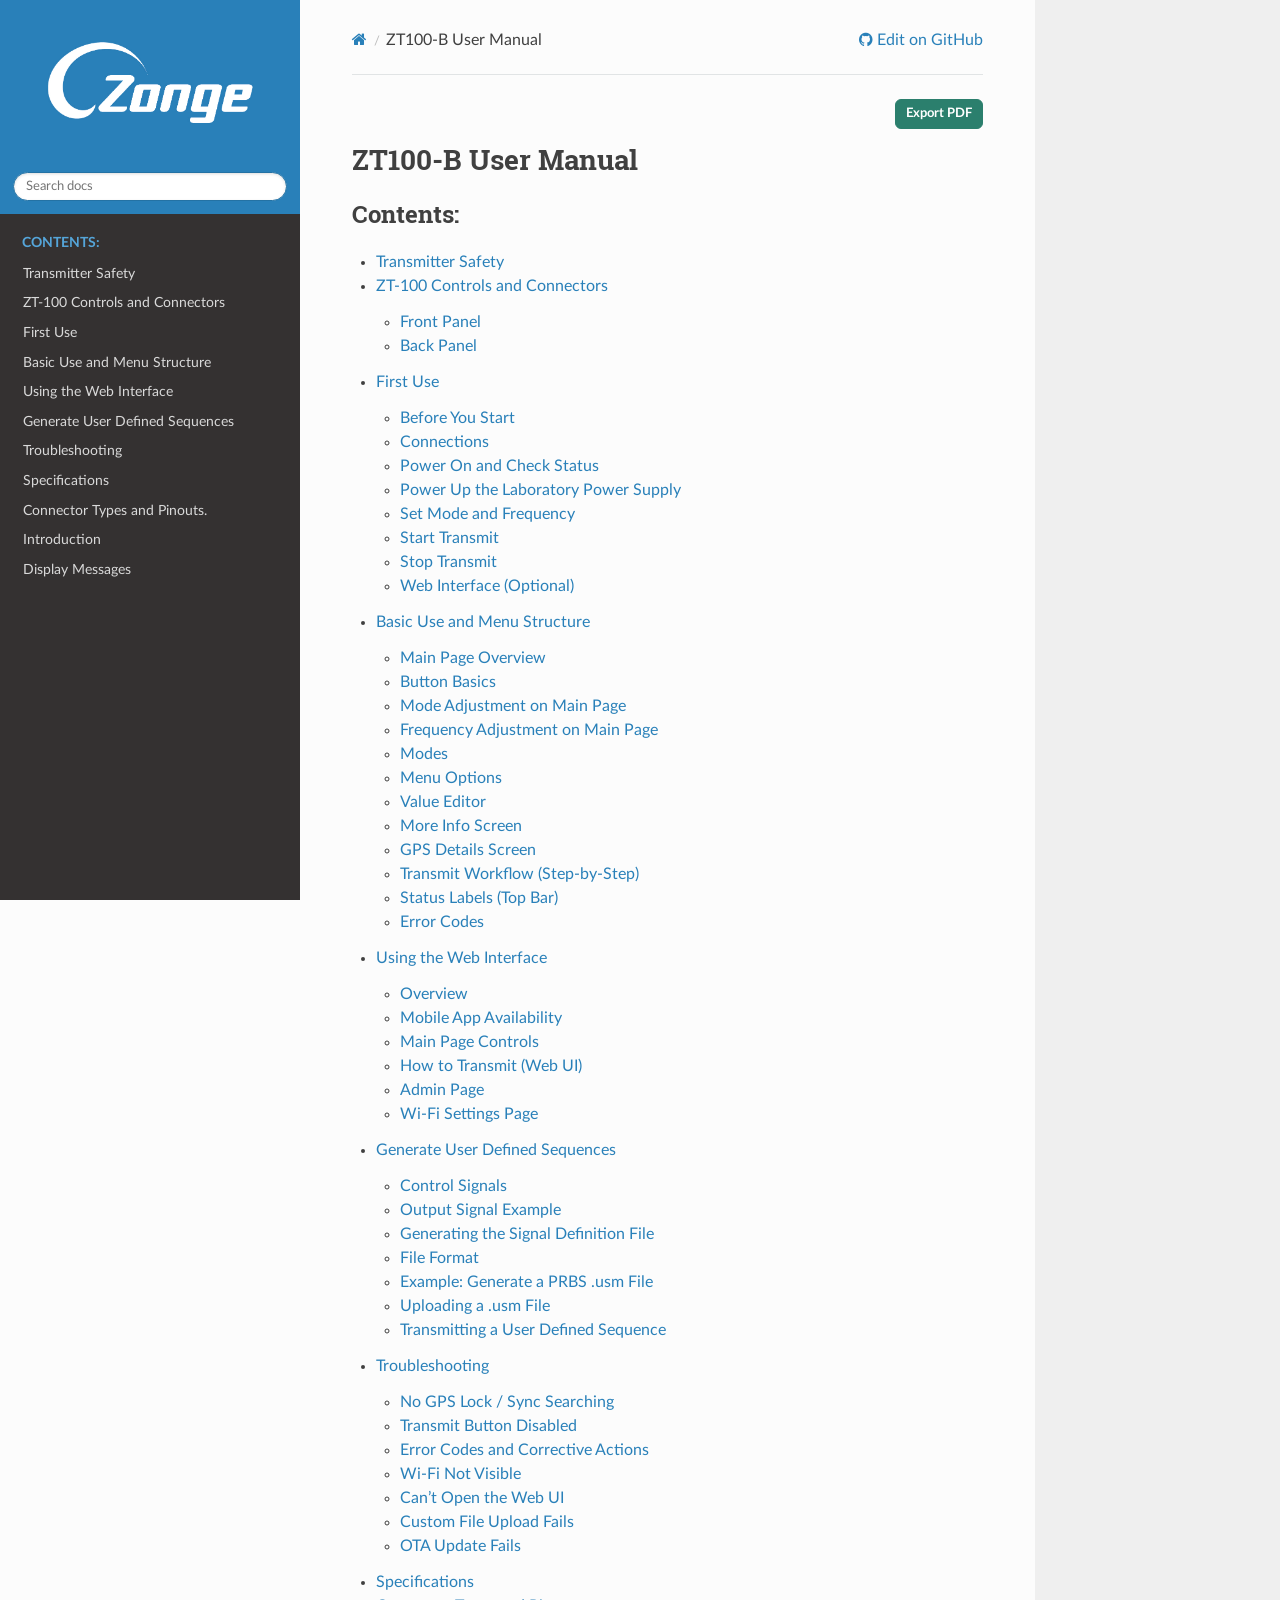
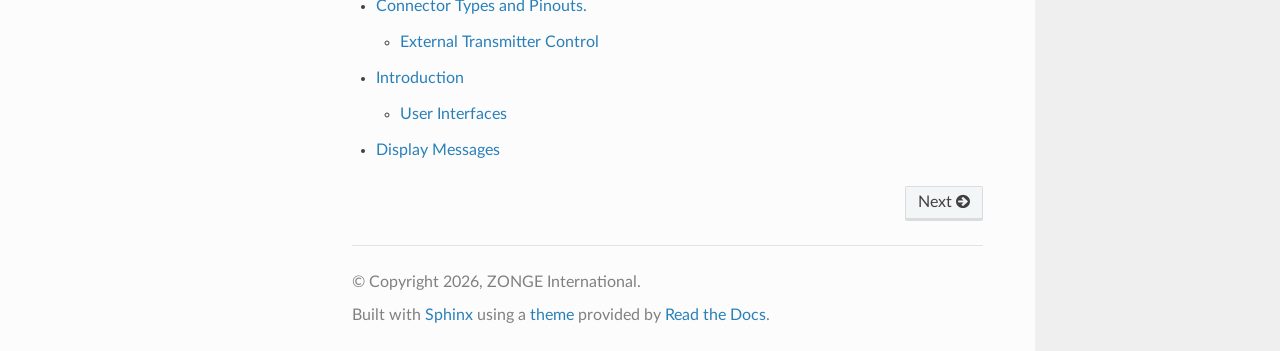
<file: index.html>
<!DOCTYPE html>
<html class="writer-html5" lang="en" data-content_root="./">
<head>
  <meta charset="utf-8" /><meta name="viewport" content="width=device-width, initial-scale=1" />

  <meta name="viewport" content="width=device-width, initial-scale=1.0" />
  <title>ZT100-B User Manual &mdash; ZT-100 User Manual</title>
      <link rel="stylesheet" type="text/css" href="_static/pygments.css?v=b86133f3" />
      <link rel="stylesheet" type="text/css" href="_static/css/theme.css?v=9edc463e" />
      <link rel="stylesheet" type="text/css" href="_static/custom.css?v=055cedc8" />

  
    <link rel="shortcut icon" href="_static/zonge.ico"/>
      <script src="_static/jquery.js?v=5d32c60e"></script>
      <script src="_static/_sphinx_javascript_frameworks_compat.js?v=2cd50e6c"></script>
      <script src="_static/documentation_options.js?v=d5501fd1"></script>
      <script src="_static/doctools.js?v=fd6eb6e6"></script>
      <script src="_static/sphinx_highlight.js?v=6ffebe34"></script>
    <script src="_static/js/theme.js"></script>
    <link rel="index" title="Index" href="genindex.html" />
    <link rel="search" title="Search" href="search.html" />
    <link rel="next" title="Transmitter Safety" href="safety.html" /> 
</head>

<body class="wy-body-for-nav"> 
  <div class="wy-grid-for-nav">
    <nav data-toggle="wy-nav-shift" class="wy-nav-side">
      <div class="wy-side-scroll">
        <div class="wy-side-nav-search" >

          
          
          <a href="#">
            
              <img src="_static/Zonge_logo_white_transparent.png" class="logo" alt="Logo"/>
          </a>
<div role="search">
  <form id="rtd-search-form" class="wy-form" action="search.html" method="get">
    <input type="text" name="q" placeholder="Search docs" aria-label="Search docs" />
    <input type="hidden" name="check_keywords" value="yes" />
    <input type="hidden" name="area" value="default" />
  </form>
</div>
        </div><div class="wy-menu wy-menu-vertical" data-spy="affix" role="navigation" aria-label="Navigation menu">
              <p class="caption" role="heading"><span class="caption-text">Contents:</span></p>
<ul>
<li class="toctree-l1"><a class="reference internal" href="safety.html">Transmitter Safety</a></li>
<li class="toctree-l1"><a class="reference internal" href="controls_connectors.html">ZT-100 Controls and Connectors</a></li>
<li class="toctree-l1"><a class="reference internal" href="first_use.html">First Use</a></li>
<li class="toctree-l1"><a class="reference internal" href="menu_structure.html">Basic Use and Menu Structure</a></li>
<li class="toctree-l1"><a class="reference internal" href="web_interface.html">Using the Web Interface</a></li>
<li class="toctree-l1"><a class="reference internal" href="user_generated_signals.html">Generate User Defined Sequences</a></li>
<li class="toctree-l1"><a class="reference internal" href="troubleshooting.html">Troubleshooting</a></li>
<li class="toctree-l1"><a class="reference internal" href="specifications.html">Specifications</a></li>
<li class="toctree-l1"><a class="reference internal" href="connectors.html">Connector Types and Pinouts.</a></li>
<li class="toctree-l1"><a class="reference internal" href="introduction.html">Introduction</a></li>
<li class="toctree-l1"><a class="reference internal" href="messages.html">Display Messages</a></li>
</ul>

        </div>
      </div>
    </nav>

    <section data-toggle="wy-nav-shift" class="wy-nav-content-wrap"><nav class="wy-nav-top" aria-label="Mobile navigation menu" >
          <i data-toggle="wy-nav-top" class="fa fa-bars"></i>
          <a href="#">ZT-100 User Manual</a>
      </nav>

      <div class="wy-nav-content">
        <div class="rst-content">
          <div role="navigation" aria-label="Page navigation">
  <ul class="wy-breadcrumbs">
      <li><a href="#" class="icon icon-home" aria-label="Home"></a></li>
      <li class="breadcrumb-item active">ZT100-B User Manual</li>
      <li class="wy-breadcrumbs-aside">
              <a href="https://github.com/ZONGE-International/ZT-100_User_Manual/blob/main/source/index.rst" class="fa fa-github"> Edit on GitHub</a>
      </li>
  </ul>
  <hr/>
</div>
          <div role="main" class="document" itemscope="itemscope" itemtype="http://schema.org/Article">
<div class="zt-page-actions" role="navigation" aria-label="Page actions">
  <a class="zt-action-link zt-action-link-primary" href="_static/ZT-100_User_Manual.pdf" target="_blank" rel="noopener">Export PDF</a>
</div>

           <div itemprop="articleBody">
             
  <section id="zt100-b-user-manual">
<h1>ZT100-B User Manual<a class="headerlink" href="#zt100-b-user-manual" title="Link to this heading"></a></h1>
<div class="toctree-wrapper compound">
<p class="caption" role="heading"><span class="caption-text">Contents:</span></p>
<ul>
<li class="toctree-l1"><a class="reference internal" href="safety.html">Transmitter Safety</a></li>
<li class="toctree-l1"><a class="reference internal" href="controls_connectors.html">ZT-100 Controls and Connectors</a><ul>
<li class="toctree-l2"><a class="reference internal" href="controls_connectors.html#front-panel">Front Panel</a></li>
<li class="toctree-l2"><a class="reference internal" href="controls_connectors.html#back-panel">Back Panel</a></li>
</ul>
</li>
<li class="toctree-l1"><a class="reference internal" href="first_use.html">First Use</a><ul>
<li class="toctree-l2"><a class="reference internal" href="first_use.html#before-you-start">Before You Start</a></li>
<li class="toctree-l2"><a class="reference internal" href="first_use.html#connections">Connections</a></li>
<li class="toctree-l2"><a class="reference internal" href="first_use.html#power-on-and-check-status">Power On and Check Status</a></li>
<li class="toctree-l2"><a class="reference internal" href="first_use.html#power-up-the-laboratory-power-supply">Power Up the Laboratory Power Supply</a></li>
<li class="toctree-l2"><a class="reference internal" href="first_use.html#set-mode-and-frequency">Set Mode and Frequency</a></li>
<li class="toctree-l2"><a class="reference internal" href="first_use.html#start-transmit">Start Transmit</a></li>
<li class="toctree-l2"><a class="reference internal" href="first_use.html#stop-transmit">Stop Transmit</a></li>
<li class="toctree-l2"><a class="reference internal" href="first_use.html#web-interface-optional">Web Interface (Optional)</a></li>
</ul>
</li>
<li class="toctree-l1"><a class="reference internal" href="menu_structure.html">Basic Use and Menu Structure</a><ul>
<li class="toctree-l2"><a class="reference internal" href="menu_structure.html#main-page-overview">Main Page Overview</a></li>
<li class="toctree-l2"><a class="reference internal" href="menu_structure.html#button-basics">Button Basics</a></li>
<li class="toctree-l2"><a class="reference internal" href="menu_structure.html#mode-adjustment-on-main-page">Mode Adjustment on Main Page</a></li>
<li class="toctree-l2"><a class="reference internal" href="menu_structure.html#frequency-adjustment-on-main-page">Frequency Adjustment on Main Page</a></li>
<li class="toctree-l2"><a class="reference internal" href="menu_structure.html#modes">Modes</a></li>
<li class="toctree-l2"><a class="reference internal" href="menu_structure.html#menu-options">Menu Options</a></li>
<li class="toctree-l2"><a class="reference internal" href="menu_structure.html#value-editor">Value Editor</a></li>
<li class="toctree-l2"><a class="reference internal" href="menu_structure.html#more-info-screen">More Info Screen</a></li>
<li class="toctree-l2"><a class="reference internal" href="menu_structure.html#gps-details-screen">GPS Details Screen</a></li>
<li class="toctree-l2"><a class="reference internal" href="menu_structure.html#transmit-workflow-step-by-step">Transmit Workflow (Step-by-Step)</a></li>
<li class="toctree-l2"><a class="reference internal" href="menu_structure.html#status-labels-top-bar">Status Labels (Top Bar)</a></li>
<li class="toctree-l2"><a class="reference internal" href="menu_structure.html#error-codes">Error Codes</a></li>
</ul>
</li>
<li class="toctree-l1"><a class="reference internal" href="web_interface.html">Using the Web Interface</a><ul>
<li class="toctree-l2"><a class="reference internal" href="web_interface.html#overview">Overview</a></li>
<li class="toctree-l2"><a class="reference internal" href="web_interface.html#mobile-app-availability">Mobile App Availability</a></li>
<li class="toctree-l2"><a class="reference internal" href="web_interface.html#main-page-controls">Main Page Controls</a></li>
<li class="toctree-l2"><a class="reference internal" href="web_interface.html#how-to-transmit-web-ui">How to Transmit (Web UI)</a></li>
<li class="toctree-l2"><a class="reference internal" href="web_interface.html#admin-page">Admin Page</a></li>
<li class="toctree-l2"><a class="reference internal" href="web_interface.html#wi-fi-settings-page">Wi-Fi Settings Page</a></li>
</ul>
</li>
<li class="toctree-l1"><a class="reference internal" href="user_generated_signals.html">Generate User Defined Sequences</a><ul>
<li class="toctree-l2"><a class="reference internal" href="user_generated_signals.html#control-signals">Control Signals</a></li>
<li class="toctree-l2"><a class="reference internal" href="user_generated_signals.html#output-signal-example">Output Signal Example</a></li>
<li class="toctree-l2"><a class="reference internal" href="user_generated_signals.html#generating-the-signal-definition-file">Generating the Signal Definition File</a></li>
<li class="toctree-l2"><a class="reference internal" href="user_generated_signals.html#file-format">File Format</a></li>
<li class="toctree-l2"><a class="reference internal" href="user_generated_signals.html#example-generate-a-prbs-usm-file">Example: Generate a PRBS .usm File</a></li>
<li class="toctree-l2"><a class="reference internal" href="user_generated_signals.html#uploading-a-usm-file">Uploading a .usm File</a></li>
<li class="toctree-l2"><a class="reference internal" href="user_generated_signals.html#transmitting-a-user-defined-sequence">Transmitting a User Defined Sequence</a></li>
</ul>
</li>
<li class="toctree-l1"><a class="reference internal" href="troubleshooting.html">Troubleshooting</a><ul>
<li class="toctree-l2"><a class="reference internal" href="troubleshooting.html#no-gps-lock-sync-searching">No GPS Lock / Sync Searching</a></li>
<li class="toctree-l2"><a class="reference internal" href="troubleshooting.html#transmit-button-disabled">Transmit Button Disabled</a></li>
<li class="toctree-l2"><a class="reference internal" href="troubleshooting.html#error-codes-and-corrective-actions">Error Codes and Corrective Actions</a></li>
<li class="toctree-l2"><a class="reference internal" href="troubleshooting.html#wi-fi-not-visible">Wi-Fi Not Visible</a></li>
<li class="toctree-l2"><a class="reference internal" href="troubleshooting.html#can-t-open-the-web-ui">Can’t Open the Web UI</a></li>
<li class="toctree-l2"><a class="reference internal" href="troubleshooting.html#custom-file-upload-fails">Custom File Upload Fails</a></li>
<li class="toctree-l2"><a class="reference internal" href="troubleshooting.html#ota-update-fails">OTA Update Fails</a></li>
</ul>
</li>
<li class="toctree-l1"><a class="reference internal" href="specifications.html">Specifications</a></li>
<li class="toctree-l1"><a class="reference internal" href="connectors.html">Connector Types and Pinouts.</a><ul>
<li class="toctree-l2"><a class="reference internal" href="connectors.html#external-transmitter-control">External Transmitter Control</a></li>
</ul>
</li>
<li class="toctree-l1"><a class="reference internal" href="introduction.html">Introduction</a><ul>
<li class="toctree-l2"><a class="reference internal" href="introduction.html#user-interfaces">User Interfaces</a></li>
</ul>
</li>
<li class="toctree-l1"><a class="reference internal" href="messages.html">Display Messages</a></li>
</ul>
</div>
</section>


           </div>
          </div>

          <footer><div class="rst-footer-buttons" role="navigation" aria-label="Footer">
        <a href="safety.html" class="btn btn-neutral float-right" title="Transmitter Safety" accesskey="n" rel="next">Next <span class="fa fa-arrow-circle-right" aria-hidden="true"></span></a>
    </div>

  <hr/>

  <div role="contentinfo">
    <p>&#169; Copyright 2026, ZONGE International.</p>
  </div>

  Built with <a href="https://www.sphinx-doc.org/">Sphinx</a> using a
    <a href="https://github.com/readthedocs/sphinx_rtd_theme">theme</a>
    provided by <a href="https://readthedocs.org">Read the Docs</a>.
   

</footer>
        </div>
      </div>
    </section>
  </div>
  <script>
      jQuery(function () {
          SphinxRtdTheme.Navigation.enable(true);
      });
  </script> 

</body>
</html>
</file>
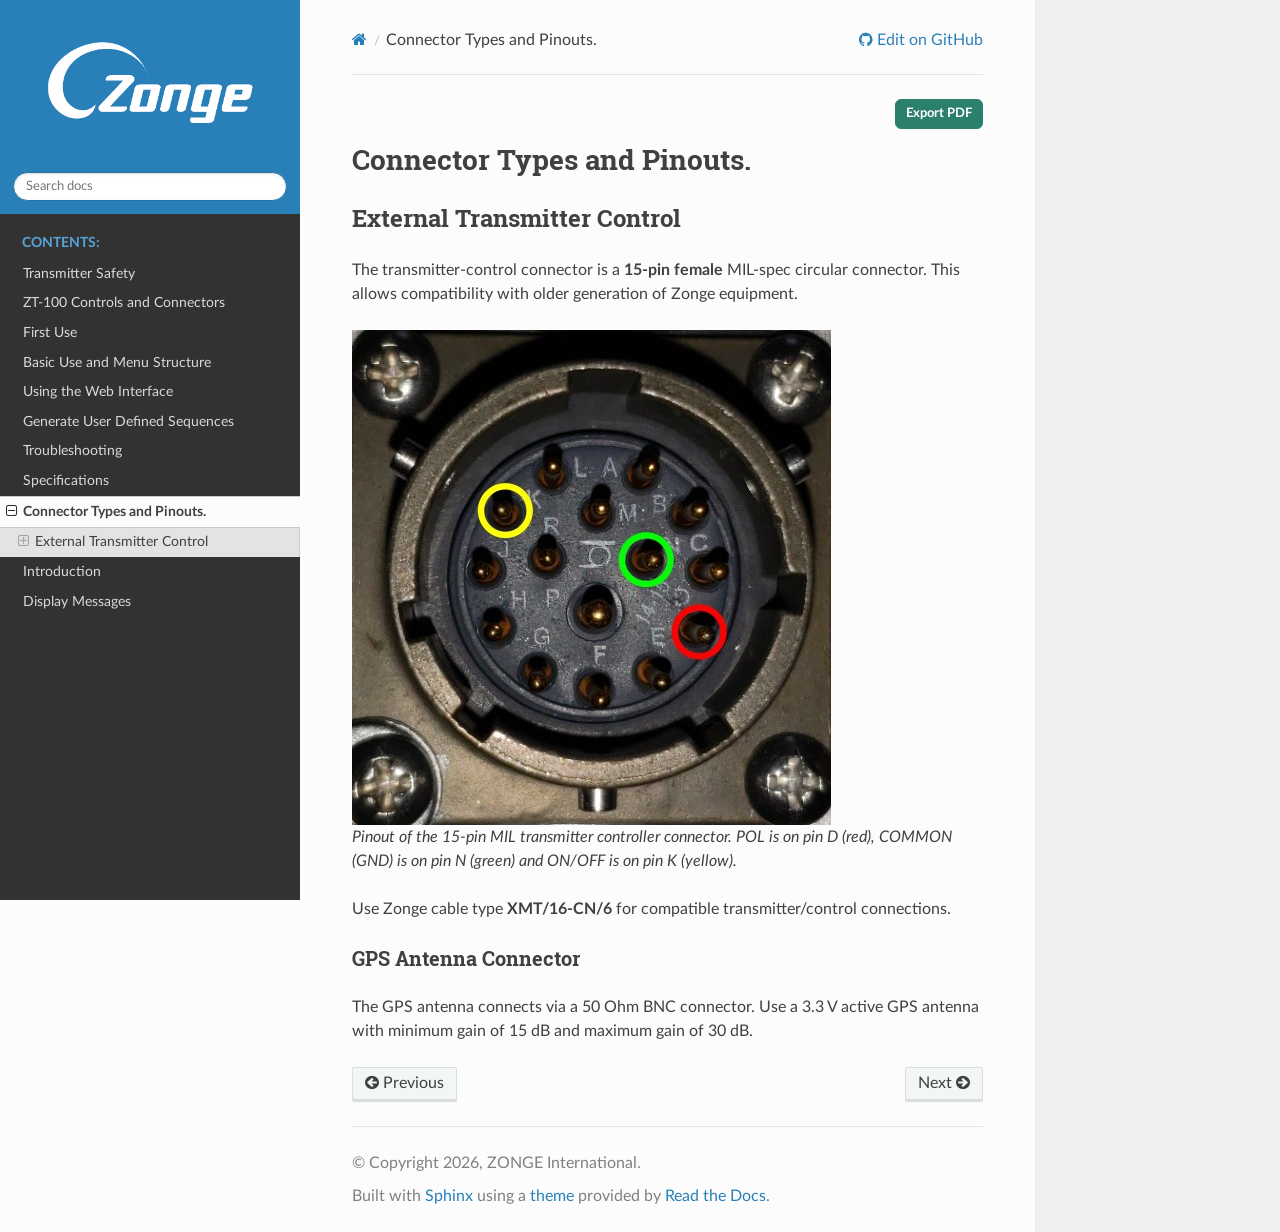
<file: connectors.html>
<!DOCTYPE html>
<html class="writer-html5" lang="en" data-content_root="./">
<head>
  <meta charset="utf-8" /><meta name="viewport" content="width=device-width, initial-scale=1" />

  <meta name="viewport" content="width=device-width, initial-scale=1.0" />
  <title>Connector Types and Pinouts. &mdash; ZT-100 User Manual</title>
      <link rel="stylesheet" type="text/css" href="_static/pygments.css?v=b86133f3" />
      <link rel="stylesheet" type="text/css" href="_static/css/theme.css?v=9edc463e" />
      <link rel="stylesheet" type="text/css" href="_static/custom.css?v=055cedc8" />

  
    <link rel="shortcut icon" href="_static/zonge.ico"/>
      <script src="_static/jquery.js?v=5d32c60e"></script>
      <script src="_static/_sphinx_javascript_frameworks_compat.js?v=2cd50e6c"></script>
      <script src="_static/documentation_options.js?v=d5501fd1"></script>
      <script src="_static/doctools.js?v=fd6eb6e6"></script>
      <script src="_static/sphinx_highlight.js?v=6ffebe34"></script>
    <script src="_static/js/theme.js"></script>
    <link rel="index" title="Index" href="genindex.html" />
    <link rel="search" title="Search" href="search.html" />
    <link rel="next" title="Introduction" href="introduction.html" />
    <link rel="prev" title="Specifications" href="specifications.html" /> 
</head>

<body class="wy-body-for-nav"> 
  <div class="wy-grid-for-nav">
    <nav data-toggle="wy-nav-shift" class="wy-nav-side">
      <div class="wy-side-scroll">
        <div class="wy-side-nav-search" >

          
          
          <a href="index.html">
            
              <img src="_static/Zonge_logo_white_transparent.png" class="logo" alt="Logo"/>
          </a>
<div role="search">
  <form id="rtd-search-form" class="wy-form" action="search.html" method="get">
    <input type="text" name="q" placeholder="Search docs" aria-label="Search docs" />
    <input type="hidden" name="check_keywords" value="yes" />
    <input type="hidden" name="area" value="default" />
  </form>
</div>
        </div><div class="wy-menu wy-menu-vertical" data-spy="affix" role="navigation" aria-label="Navigation menu">
              <p class="caption" role="heading"><span class="caption-text">Contents:</span></p>
<ul class="current">
<li class="toctree-l1"><a class="reference internal" href="safety.html">Transmitter Safety</a></li>
<li class="toctree-l1"><a class="reference internal" href="controls_connectors.html">ZT-100 Controls and Connectors</a></li>
<li class="toctree-l1"><a class="reference internal" href="first_use.html">First Use</a></li>
<li class="toctree-l1"><a class="reference internal" href="menu_structure.html">Basic Use and Menu Structure</a></li>
<li class="toctree-l1"><a class="reference internal" href="web_interface.html">Using the Web Interface</a></li>
<li class="toctree-l1"><a class="reference internal" href="user_generated_signals.html">Generate User Defined Sequences</a></li>
<li class="toctree-l1"><a class="reference internal" href="troubleshooting.html">Troubleshooting</a></li>
<li class="toctree-l1"><a class="reference internal" href="specifications.html">Specifications</a></li>
<li class="toctree-l1 current"><a class="current reference internal" href="#">Connector Types and Pinouts.</a><ul>
<li class="toctree-l2"><a class="reference internal" href="#external-transmitter-control">External Transmitter Control</a><ul>
<li class="toctree-l3"><a class="reference internal" href="#gps-antenna-connector">GPS Antenna Connector</a></li>
</ul>
</li>
</ul>
</li>
<li class="toctree-l1"><a class="reference internal" href="introduction.html">Introduction</a></li>
<li class="toctree-l1"><a class="reference internal" href="messages.html">Display Messages</a></li>
</ul>

        </div>
      </div>
    </nav>

    <section data-toggle="wy-nav-shift" class="wy-nav-content-wrap"><nav class="wy-nav-top" aria-label="Mobile navigation menu" >
          <i data-toggle="wy-nav-top" class="fa fa-bars"></i>
          <a href="index.html">ZT-100 User Manual</a>
      </nav>

      <div class="wy-nav-content">
        <div class="rst-content">
          <div role="navigation" aria-label="Page navigation">
  <ul class="wy-breadcrumbs">
      <li><a href="index.html" class="icon icon-home" aria-label="Home"></a></li>
      <li class="breadcrumb-item active">Connector Types and Pinouts.</li>
      <li class="wy-breadcrumbs-aside">
              <a href="https://github.com/ZONGE-International/ZT-100_User_Manual/blob/main/source/connectors.rst" class="fa fa-github"> Edit on GitHub</a>
      </li>
  </ul>
  <hr/>
</div>
          <div role="main" class="document" itemscope="itemscope" itemtype="http://schema.org/Article">
<div class="zt-page-actions" role="navigation" aria-label="Page actions">
  <a class="zt-action-link zt-action-link-primary" href="_static/ZT-100_User_Manual.pdf" target="_blank" rel="noopener">Export PDF</a>
</div>

           <div itemprop="articleBody">
             
  <section id="connector-types-and-pinouts">
<h1>Connector Types and Pinouts.<a class="headerlink" href="#connector-types-and-pinouts" title="Link to this heading"></a></h1>
<section id="external-transmitter-control">
<h2>External Transmitter Control<a class="headerlink" href="#external-transmitter-control" title="Link to this heading"></a></h2>
<p>The transmitter-control connector is a <strong>15-pin female</strong> MIL-spec circular connector. This allows compatibility with older generation of Zonge equipment.</p>
<figure class="align-default" id="id1">
<img alt="_images/transmitter_connector_pinout.png" src="_images/transmitter_connector_pinout.png" />
<figcaption>
<p><span class="caption-text">Pinout of the 15-pin MIL transmitter controller connector. POL is on pin D
(red), COMMON (GND) is on pin N (green) and ON/OFF is on pin K (yellow).</span><a class="headerlink" href="#id1" title="Link to this image"></a></p>
</figcaption>
</figure>
<p>Use Zonge cable type <strong>XMT/16-CN/6</strong> for compatible transmitter/control
connections.</p>
<section id="gps-antenna-connector">
<h3>GPS Antenna Connector<a class="headerlink" href="#gps-antenna-connector" title="Link to this heading"></a></h3>
<p>The GPS antenna connects via a 50 Ohm BNC connector. Use a 3.3 V active GPS
antenna with minimum gain of 15 dB and maximum gain of 30 dB.</p>
</section>
</section>
</section>


           </div>
          </div>

          <footer><div class="rst-footer-buttons" role="navigation" aria-label="Footer">
        <a href="specifications.html" class="btn btn-neutral float-left" title="Specifications" accesskey="p" rel="prev"><span class="fa fa-arrow-circle-left" aria-hidden="true"></span> Previous</a>
        <a href="introduction.html" class="btn btn-neutral float-right" title="Introduction" accesskey="n" rel="next">Next <span class="fa fa-arrow-circle-right" aria-hidden="true"></span></a>
    </div>

  <hr/>

  <div role="contentinfo">
    <p>&#169; Copyright 2026, ZONGE International.</p>
  </div>

  Built with <a href="https://www.sphinx-doc.org/">Sphinx</a> using a
    <a href="https://github.com/readthedocs/sphinx_rtd_theme">theme</a>
    provided by <a href="https://readthedocs.org">Read the Docs</a>.
   

</footer>
        </div>
      </div>
    </section>
  </div>
  <script>
      jQuery(function () {
          SphinxRtdTheme.Navigation.enable(true);
      });
  </script> 

</body>
</html>
</file>
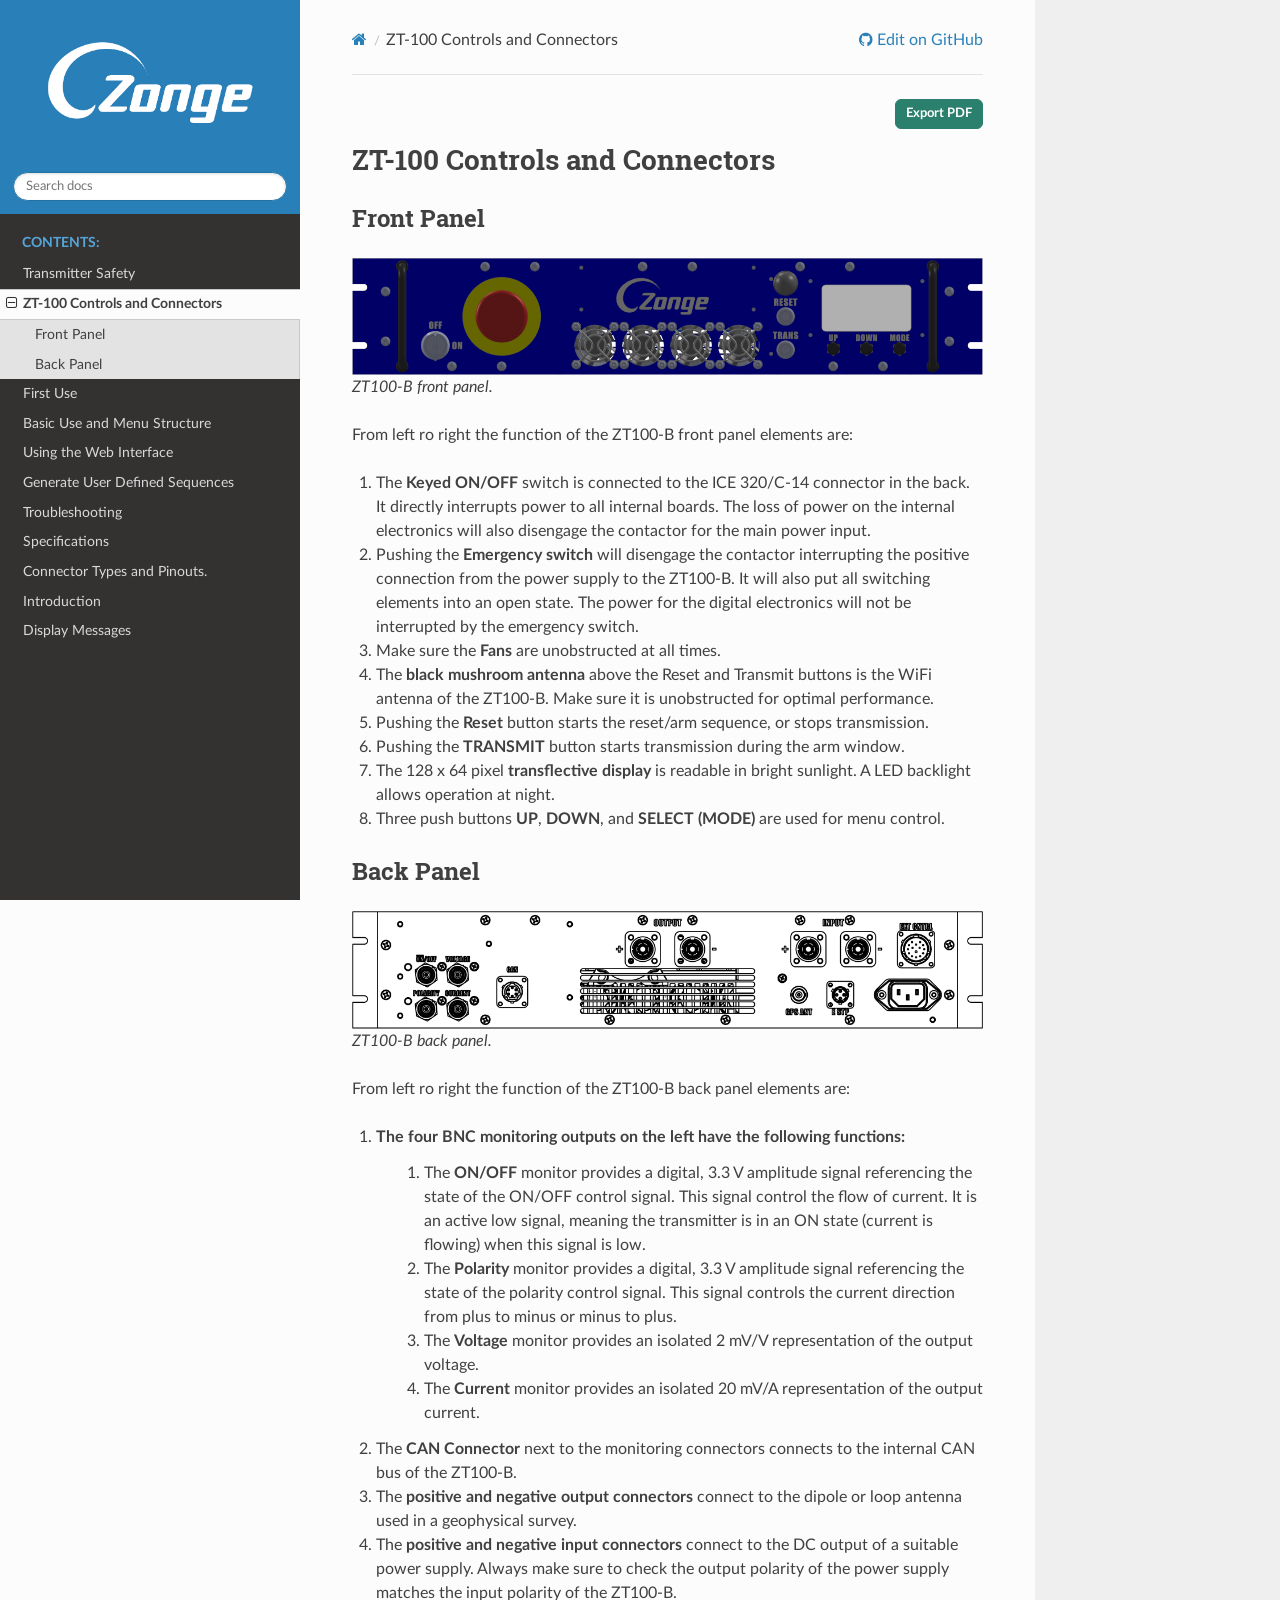
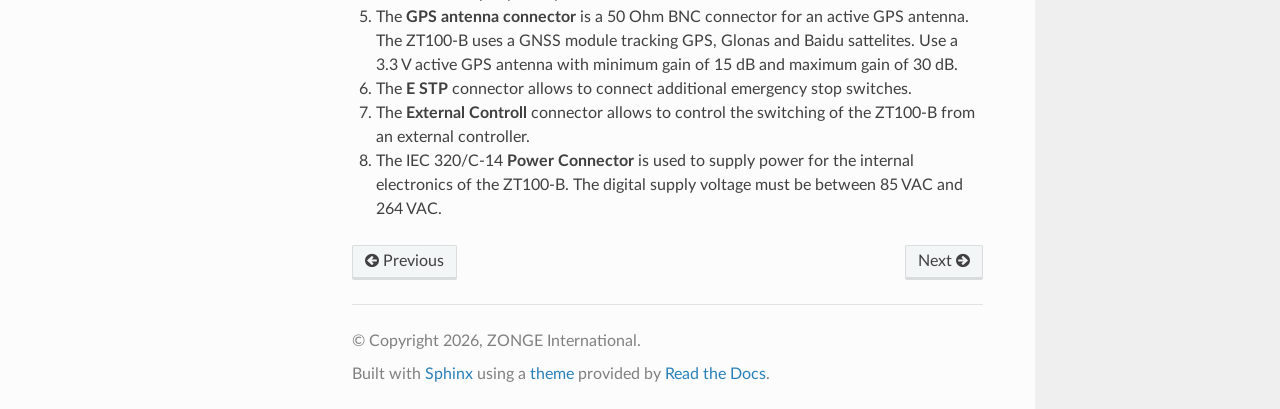
<file: controls_connectors.html>
<!DOCTYPE html>
<html class="writer-html5" lang="en" data-content_root="./">
<head>
  <meta charset="utf-8" /><meta name="viewport" content="width=device-width, initial-scale=1" />

  <meta name="viewport" content="width=device-width, initial-scale=1.0" />
  <title>ZT-100 Controls and Connectors &mdash; ZT-100 User Manual</title>
      <link rel="stylesheet" type="text/css" href="_static/pygments.css?v=b86133f3" />
      <link rel="stylesheet" type="text/css" href="_static/css/theme.css?v=9edc463e" />
      <link rel="stylesheet" type="text/css" href="_static/custom.css?v=055cedc8" />

  
    <link rel="shortcut icon" href="_static/zonge.ico"/>
      <script src="_static/jquery.js?v=5d32c60e"></script>
      <script src="_static/_sphinx_javascript_frameworks_compat.js?v=2cd50e6c"></script>
      <script src="_static/documentation_options.js?v=d5501fd1"></script>
      <script src="_static/doctools.js?v=fd6eb6e6"></script>
      <script src="_static/sphinx_highlight.js?v=6ffebe34"></script>
    <script src="_static/js/theme.js"></script>
    <link rel="index" title="Index" href="genindex.html" />
    <link rel="search" title="Search" href="search.html" />
    <link rel="next" title="First Use" href="first_use.html" />
    <link rel="prev" title="Transmitter Safety" href="safety.html" /> 
</head>

<body class="wy-body-for-nav"> 
  <div class="wy-grid-for-nav">
    <nav data-toggle="wy-nav-shift" class="wy-nav-side">
      <div class="wy-side-scroll">
        <div class="wy-side-nav-search" >

          
          
          <a href="index.html">
            
              <img src="_static/Zonge_logo_white_transparent.png" class="logo" alt="Logo"/>
          </a>
<div role="search">
  <form id="rtd-search-form" class="wy-form" action="search.html" method="get">
    <input type="text" name="q" placeholder="Search docs" aria-label="Search docs" />
    <input type="hidden" name="check_keywords" value="yes" />
    <input type="hidden" name="area" value="default" />
  </form>
</div>
        </div><div class="wy-menu wy-menu-vertical" data-spy="affix" role="navigation" aria-label="Navigation menu">
              <p class="caption" role="heading"><span class="caption-text">Contents:</span></p>
<ul class="current">
<li class="toctree-l1"><a class="reference internal" href="safety.html">Transmitter Safety</a></li>
<li class="toctree-l1 current"><a class="current reference internal" href="#">ZT-100 Controls and Connectors</a><ul>
<li class="toctree-l2"><a class="reference internal" href="#front-panel">Front Panel</a></li>
<li class="toctree-l2"><a class="reference internal" href="#back-panel">Back Panel</a></li>
</ul>
</li>
<li class="toctree-l1"><a class="reference internal" href="first_use.html">First Use</a></li>
<li class="toctree-l1"><a class="reference internal" href="menu_structure.html">Basic Use and Menu Structure</a></li>
<li class="toctree-l1"><a class="reference internal" href="web_interface.html">Using the Web Interface</a></li>
<li class="toctree-l1"><a class="reference internal" href="user_generated_signals.html">Generate User Defined Sequences</a></li>
<li class="toctree-l1"><a class="reference internal" href="troubleshooting.html">Troubleshooting</a></li>
<li class="toctree-l1"><a class="reference internal" href="specifications.html">Specifications</a></li>
<li class="toctree-l1"><a class="reference internal" href="connectors.html">Connector Types and Pinouts.</a></li>
<li class="toctree-l1"><a class="reference internal" href="introduction.html">Introduction</a></li>
<li class="toctree-l1"><a class="reference internal" href="messages.html">Display Messages</a></li>
</ul>

        </div>
      </div>
    </nav>

    <section data-toggle="wy-nav-shift" class="wy-nav-content-wrap"><nav class="wy-nav-top" aria-label="Mobile navigation menu" >
          <i data-toggle="wy-nav-top" class="fa fa-bars"></i>
          <a href="index.html">ZT-100 User Manual</a>
      </nav>

      <div class="wy-nav-content">
        <div class="rst-content">
          <div role="navigation" aria-label="Page navigation">
  <ul class="wy-breadcrumbs">
      <li><a href="index.html" class="icon icon-home" aria-label="Home"></a></li>
      <li class="breadcrumb-item active">ZT-100 Controls and Connectors</li>
      <li class="wy-breadcrumbs-aside">
              <a href="https://github.com/ZONGE-International/ZT-100_User_Manual/blob/main/source/controls_connectors.rst" class="fa fa-github"> Edit on GitHub</a>
      </li>
  </ul>
  <hr/>
</div>
          <div role="main" class="document" itemscope="itemscope" itemtype="http://schema.org/Article">
<div class="zt-page-actions" role="navigation" aria-label="Page actions">
  <a class="zt-action-link zt-action-link-primary" href="_static/ZT-100_User_Manual.pdf" target="_blank" rel="noopener">Export PDF</a>
</div>

           <div itemprop="articleBody">
             
  <section id="zt-100-controls-and-connectors">
<h1>ZT-100 Controls and Connectors<a class="headerlink" href="#zt-100-controls-and-connectors" title="Link to this heading"></a></h1>
<section id="front-panel">
<h2>Front Panel<a class="headerlink" href="#front-panel" title="Link to this heading"></a></h2>
<figure class="align-default" id="id1">
<img alt="_images/ZT-100B_front_rendering.png" src="_images/ZT-100B_front_rendering.png" />
<figcaption>
<p><span class="caption-text">ZT100-B front panel.</span><a class="headerlink" href="#id1" title="Link to this image"></a></p>
</figcaption>
</figure>
<p>From left ro right the function of the ZT100-B front panel elements are:</p>
<ol class="arabic simple">
<li><p>The <strong>Keyed ON/OFF</strong> switch is connected to the ICE 320/C-14 connector in the back. It directly interrupts power to all internal boards. The loss of power on the internal electronics will also disengage the contactor for the main power input.</p></li>
<li><p>Pushing the <strong>Emergency switch</strong> will disengage the contactor interrupting the positive connection from the power supply to the ZT100-B. It will also put all switching elements into an open state. The power for the digital electronics will not be interrupted by the emergency switch.</p></li>
<li><p>Make sure the <strong>Fans</strong> are unobstructed at all times.</p></li>
<li><p>The <strong>black mushroom antenna</strong> above the Reset and Transmit buttons is the WiFi antenna of the ZT100-B. Make sure it is unobstructed for optimal performance.</p></li>
<li><p>Pushing the <strong>Reset</strong> button starts the reset/arm sequence, or stops transmission.</p></li>
<li><p>Pushing the <strong>TRANSMIT</strong> button starts transmission during the arm window.</p></li>
<li><p>The 128 x 64 pixel <strong>transflective display</strong> is readable in bright sunlight. A LED backlight allows operation at night.</p></li>
<li><p>Three push buttons <strong>UP</strong>, <strong>DOWN</strong>, and <strong>SELECT (MODE)</strong> are used for menu control.</p></li>
</ol>
</section>
<section id="back-panel">
<h2>Back Panel<a class="headerlink" href="#back-panel" title="Link to this heading"></a></h2>
<figure class="align-default" id="id2">
<img alt="_images/ZT-100B_back_drawing.png" src="_images/ZT-100B_back_drawing.png" />
<figcaption>
<p><span class="caption-text">ZT100-B back panel.</span><a class="headerlink" href="#id2" title="Link to this image"></a></p>
</figcaption>
</figure>
<p>From left ro right the function of the ZT100-B back panel elements are:</p>
<ol class="arabic simple">
<li><dl class="simple">
<dt>The four BNC monitoring outputs on the left have the following functions:</dt><dd><ol class="arabic simple">
<li><p>The <strong>ON/OFF</strong> monitor provides a digital, 3.3 V amplitude signal referencing the state of the  ON/OFF control signal. This signal control the flow of current. It is an active low signal, meaning the transmitter is in an ON state (current is flowing) when this signal is low.</p></li>
<li><p>The <strong>Polarity</strong> monitor provides a digital, 3.3 V amplitude signal referencing the state of the polarity control signal. This signal controls the current direction from plus to minus or minus to plus.</p></li>
<li><p>The <strong>Voltage</strong> monitor provides an isolated 2 mV/V representation of the output voltage.</p></li>
<li><p>The <strong>Current</strong> monitor provides an isolated 20 mV/A representation of the output current.</p></li>
</ol>
</dd>
</dl>
</li>
<li><p>The <strong>CAN Connector</strong> next to the monitoring connectors connects to the internal CAN bus of the ZT100-B.</p></li>
<li><p>The <strong>positive and negative output connectors</strong> connect to the dipole or loop antenna used in a geophysical survey.</p></li>
<li><p>The <strong>positive and negative input connectors</strong> connect to the DC output of a suitable power supply. Always make sure to check the output polarity of the power supply matches the input polarity of the ZT100-B.</p></li>
<li><p>The <strong>GPS antenna connector</strong> is a 50 Ohm BNC connector for an active GPS antenna. The ZT100-B uses a GNSS module tracking GPS, Glonas and Baidu sattelites. Use a 3.3 V active GPS antenna with minimum gain of 15 dB and maximum gain of 30 dB.</p></li>
<li><p>The <strong>E STP</strong> connector allows to connect additional emergency stop switches.</p></li>
<li><p>The <strong>External Controll</strong> connector allows to control the switching of the ZT100-B from an external controller.</p></li>
<li><p>The IEC 320/C-14 <strong>Power Connector</strong> is used to supply power for the internal electronics of the ZT100-B. The digital supply voltage must be between 85 VAC and 264 VAC.</p></li>
</ol>
</section>
</section>


           </div>
          </div>

          <footer><div class="rst-footer-buttons" role="navigation" aria-label="Footer">
        <a href="safety.html" class="btn btn-neutral float-left" title="Transmitter Safety" accesskey="p" rel="prev"><span class="fa fa-arrow-circle-left" aria-hidden="true"></span> Previous</a>
        <a href="first_use.html" class="btn btn-neutral float-right" title="First Use" accesskey="n" rel="next">Next <span class="fa fa-arrow-circle-right" aria-hidden="true"></span></a>
    </div>

  <hr/>

  <div role="contentinfo">
    <p>&#169; Copyright 2026, ZONGE International.</p>
  </div>

  Built with <a href="https://www.sphinx-doc.org/">Sphinx</a> using a
    <a href="https://github.com/readthedocs/sphinx_rtd_theme">theme</a>
    provided by <a href="https://readthedocs.org">Read the Docs</a>.
   

</footer>
        </div>
      </div>
    </section>
  </div>
  <script>
      jQuery(function () {
          SphinxRtdTheme.Navigation.enable(true);
      });
  </script> 

</body>
</html>
</file>
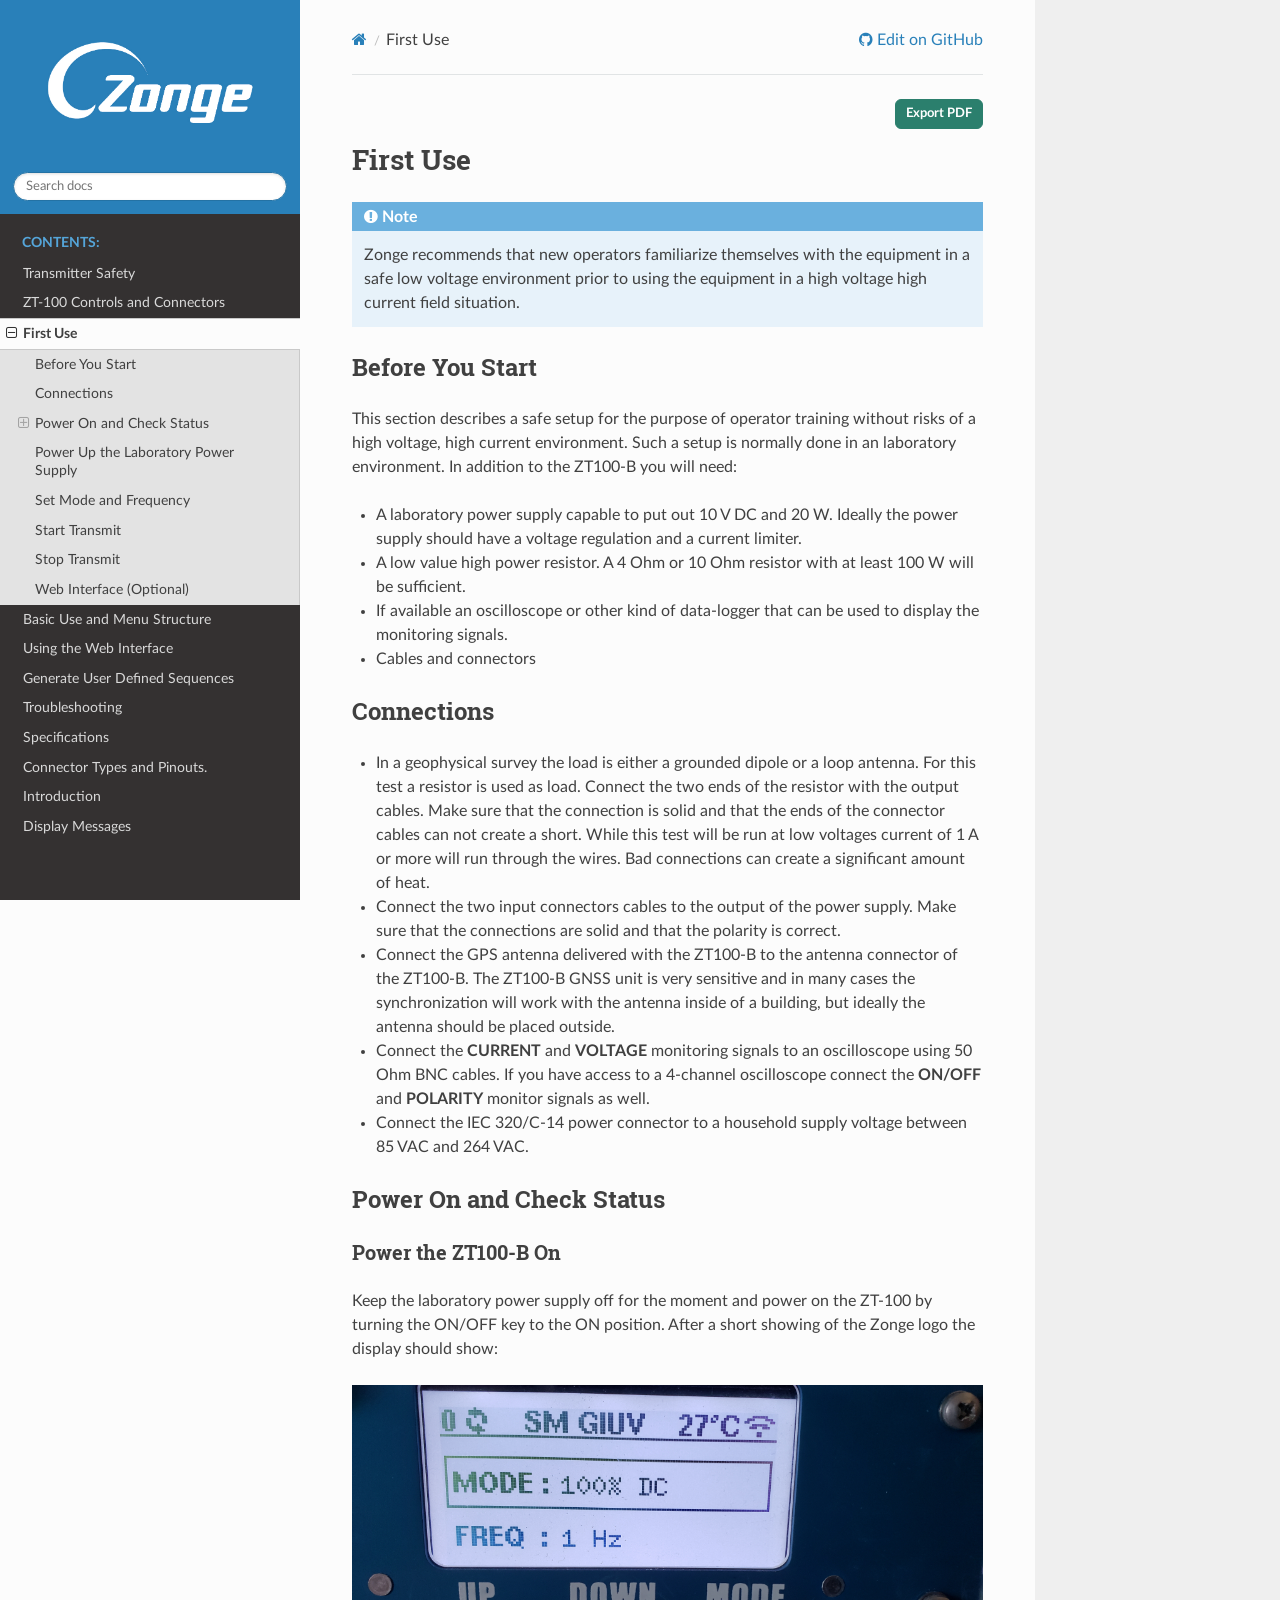
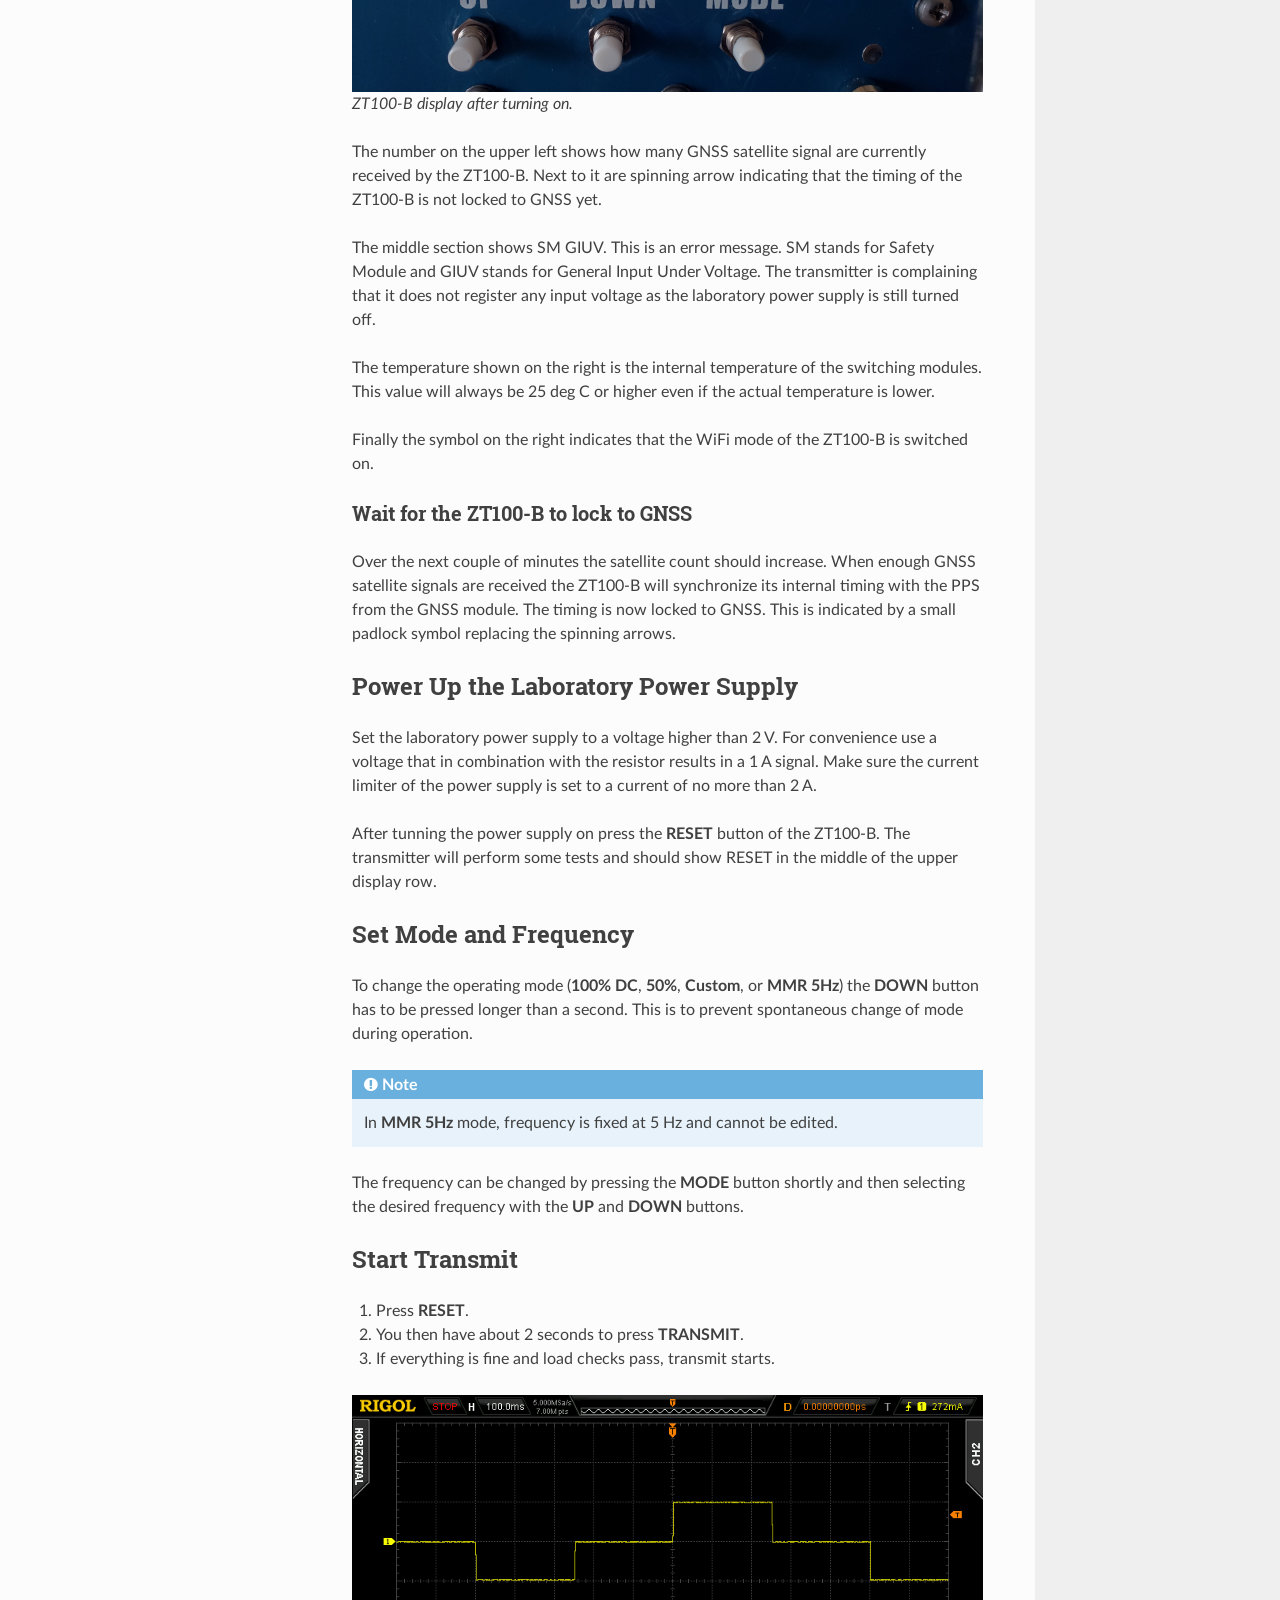
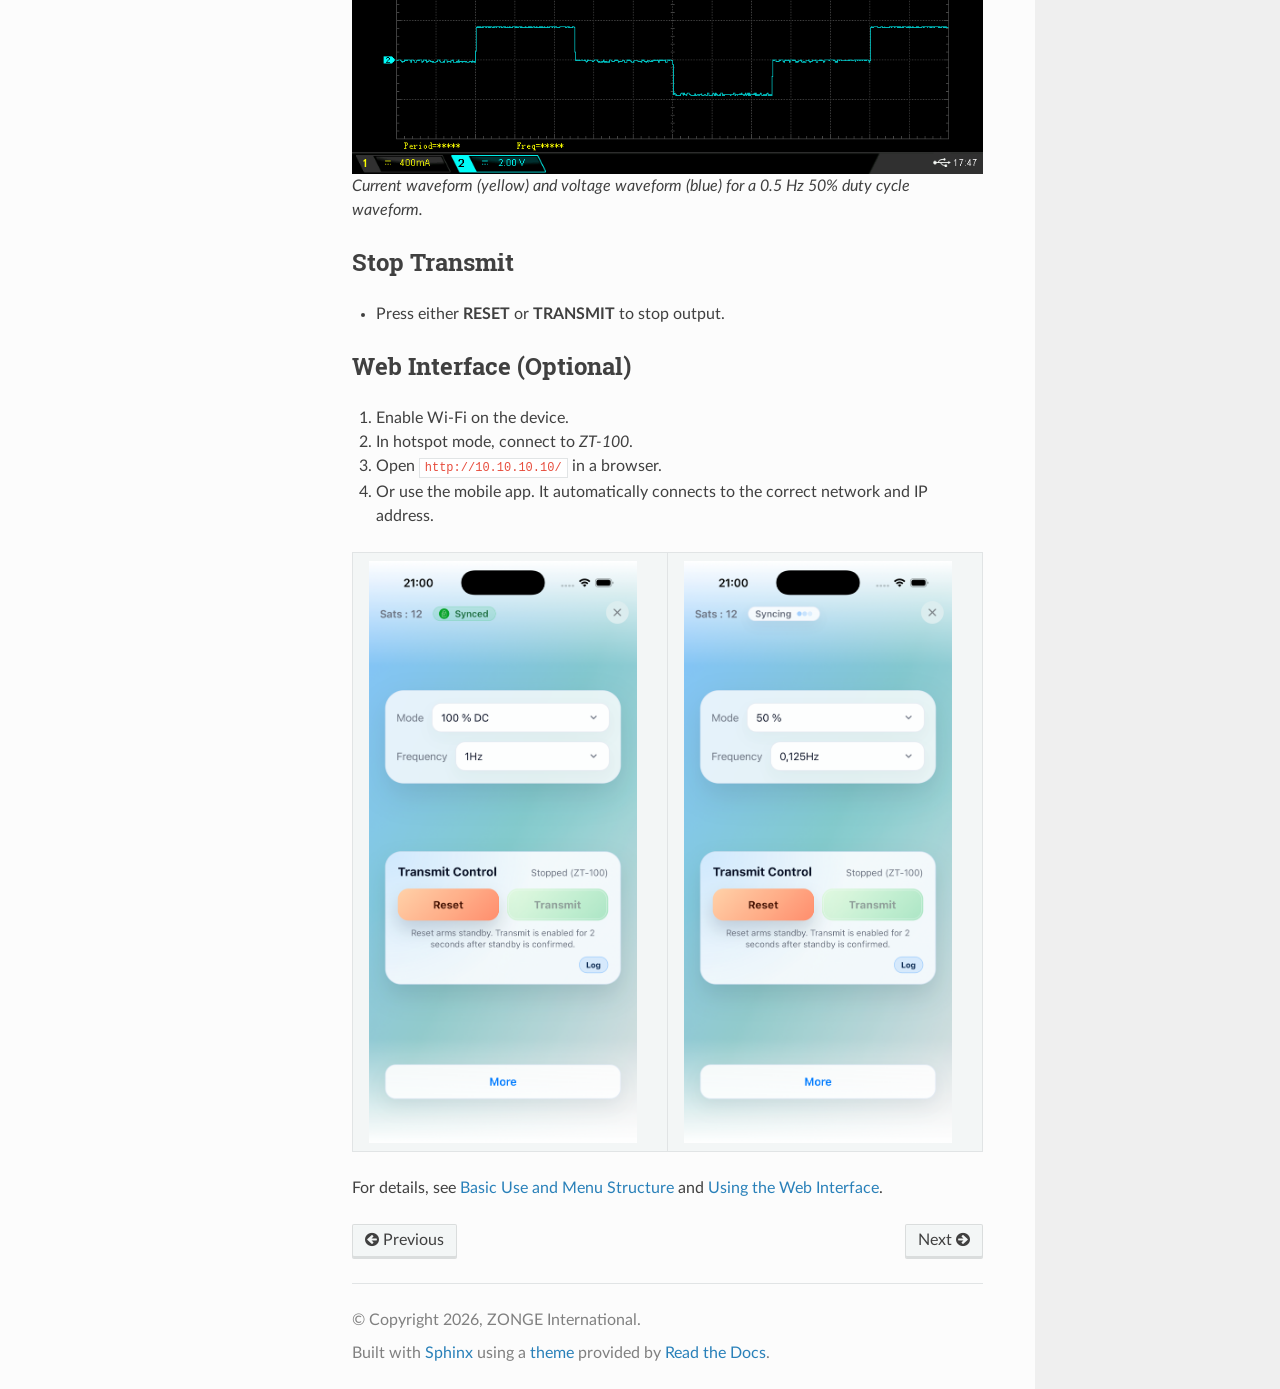
<file: first_use.html>
<!DOCTYPE html>
<html class="writer-html5" lang="en" data-content_root="./">
<head>
  <meta charset="utf-8" /><meta name="viewport" content="width=device-width, initial-scale=1" />

  <meta name="viewport" content="width=device-width, initial-scale=1.0" />
  <title>First Use &mdash; ZT-100 User Manual</title>
      <link rel="stylesheet" type="text/css" href="_static/pygments.css?v=b86133f3" />
      <link rel="stylesheet" type="text/css" href="_static/css/theme.css?v=9edc463e" />
      <link rel="stylesheet" type="text/css" href="_static/custom.css?v=055cedc8" />

  
    <link rel="shortcut icon" href="_static/zonge.ico"/>
      <script src="_static/jquery.js?v=5d32c60e"></script>
      <script src="_static/_sphinx_javascript_frameworks_compat.js?v=2cd50e6c"></script>
      <script src="_static/documentation_options.js?v=d5501fd1"></script>
      <script src="_static/doctools.js?v=fd6eb6e6"></script>
      <script src="_static/sphinx_highlight.js?v=6ffebe34"></script>
    <script src="_static/js/theme.js"></script>
    <link rel="index" title="Index" href="genindex.html" />
    <link rel="search" title="Search" href="search.html" />
    <link rel="next" title="Basic Use and Menu Structure" href="menu_structure.html" />
    <link rel="prev" title="ZT-100 Controls and Connectors" href="controls_connectors.html" /> 
</head>

<body class="wy-body-for-nav"> 
  <div class="wy-grid-for-nav">
    <nav data-toggle="wy-nav-shift" class="wy-nav-side">
      <div class="wy-side-scroll">
        <div class="wy-side-nav-search" >

          
          
          <a href="index.html">
            
              <img src="_static/Zonge_logo_white_transparent.png" class="logo" alt="Logo"/>
          </a>
<div role="search">
  <form id="rtd-search-form" class="wy-form" action="search.html" method="get">
    <input type="text" name="q" placeholder="Search docs" aria-label="Search docs" />
    <input type="hidden" name="check_keywords" value="yes" />
    <input type="hidden" name="area" value="default" />
  </form>
</div>
        </div><div class="wy-menu wy-menu-vertical" data-spy="affix" role="navigation" aria-label="Navigation menu">
              <p class="caption" role="heading"><span class="caption-text">Contents:</span></p>
<ul class="current">
<li class="toctree-l1"><a class="reference internal" href="safety.html">Transmitter Safety</a></li>
<li class="toctree-l1"><a class="reference internal" href="controls_connectors.html">ZT-100 Controls and Connectors</a></li>
<li class="toctree-l1 current"><a class="current reference internal" href="#">First Use</a><ul>
<li class="toctree-l2"><a class="reference internal" href="#before-you-start">Before You Start</a></li>
<li class="toctree-l2"><a class="reference internal" href="#connections">Connections</a></li>
<li class="toctree-l2"><a class="reference internal" href="#power-on-and-check-status">Power On and Check Status</a><ul>
<li class="toctree-l3"><a class="reference internal" href="#power-the-zt100-b-on">Power the ZT100-B On</a></li>
<li class="toctree-l3"><a class="reference internal" href="#wait-for-the-zt100-b-to-lock-to-gnss">Wait for the ZT100-B to lock to GNSS</a></li>
</ul>
</li>
<li class="toctree-l2"><a class="reference internal" href="#power-up-the-laboratory-power-supply">Power Up the Laboratory Power Supply</a></li>
<li class="toctree-l2"><a class="reference internal" href="#set-mode-and-frequency">Set Mode and Frequency</a></li>
<li class="toctree-l2"><a class="reference internal" href="#start-transmit">Start Transmit</a></li>
<li class="toctree-l2"><a class="reference internal" href="#stop-transmit">Stop Transmit</a></li>
<li class="toctree-l2"><a class="reference internal" href="#web-interface-optional">Web Interface (Optional)</a></li>
</ul>
</li>
<li class="toctree-l1"><a class="reference internal" href="menu_structure.html">Basic Use and Menu Structure</a></li>
<li class="toctree-l1"><a class="reference internal" href="web_interface.html">Using the Web Interface</a></li>
<li class="toctree-l1"><a class="reference internal" href="user_generated_signals.html">Generate User Defined Sequences</a></li>
<li class="toctree-l1"><a class="reference internal" href="troubleshooting.html">Troubleshooting</a></li>
<li class="toctree-l1"><a class="reference internal" href="specifications.html">Specifications</a></li>
<li class="toctree-l1"><a class="reference internal" href="connectors.html">Connector Types and Pinouts.</a></li>
<li class="toctree-l1"><a class="reference internal" href="introduction.html">Introduction</a></li>
<li class="toctree-l1"><a class="reference internal" href="messages.html">Display Messages</a></li>
</ul>

        </div>
      </div>
    </nav>

    <section data-toggle="wy-nav-shift" class="wy-nav-content-wrap"><nav class="wy-nav-top" aria-label="Mobile navigation menu" >
          <i data-toggle="wy-nav-top" class="fa fa-bars"></i>
          <a href="index.html">ZT-100 User Manual</a>
      </nav>

      <div class="wy-nav-content">
        <div class="rst-content">
          <div role="navigation" aria-label="Page navigation">
  <ul class="wy-breadcrumbs">
      <li><a href="index.html" class="icon icon-home" aria-label="Home"></a></li>
      <li class="breadcrumb-item active">First Use</li>
      <li class="wy-breadcrumbs-aside">
              <a href="https://github.com/ZONGE-International/ZT-100_User_Manual/blob/main/source/first_use.rst" class="fa fa-github"> Edit on GitHub</a>
      </li>
  </ul>
  <hr/>
</div>
          <div role="main" class="document" itemscope="itemscope" itemtype="http://schema.org/Article">
<div class="zt-page-actions" role="navigation" aria-label="Page actions">
  <a class="zt-action-link zt-action-link-primary" href="_static/ZT-100_User_Manual.pdf" target="_blank" rel="noopener">Export PDF</a>
</div>

           <div itemprop="articleBody">
             
  <section id="first-use">
<h1>First Use<a class="headerlink" href="#first-use" title="Link to this heading"></a></h1>
<div class="admonition note">
<p class="admonition-title">Note</p>
<p>Zonge recommends that new operators familiarize themselves with the equipment in a safe low voltage environment prior to using the equipment in a high voltage high current field situation.</p>
</div>
<section id="before-you-start">
<h2>Before You Start<a class="headerlink" href="#before-you-start" title="Link to this heading"></a></h2>
<p>This section describes a safe setup for the purpose of operator training without risks of a high voltage, high current environment. Such a setup is normally done in an laboratory environment. In addition to the ZT100-B you will need:</p>
<ul class="simple">
<li><p>A laboratory power supply capable to put out 10 V DC and 20 W. Ideally the power supply should have a voltage regulation and a current limiter.</p></li>
<li><p>A low value high power resistor. A 4 Ohm or 10 Ohm resistor with at least 100 W will be sufficient.</p></li>
<li><p>If available an oscilloscope or other kind of data-logger that can be used to display the monitoring signals.</p></li>
<li><p>Cables and connectors</p></li>
</ul>
</section>
<section id="connections">
<h2>Connections<a class="headerlink" href="#connections" title="Link to this heading"></a></h2>
<ul class="simple">
<li><p>In a geophysical survey the load is either a grounded dipole or a loop antenna. For this test a resistor is used as load. Connect the two ends of the resistor with the output cables. Make sure that the connection is solid and that the ends of the connector cables can not create a short. While this test will be run at low voltages current of 1 A or more will run through the wires. Bad connections can create a significant amount of heat.</p></li>
<li><p>Connect the two input connectors cables to the output of the power supply. Make sure that the connections are solid and that the polarity is correct.</p></li>
<li><p>Connect the GPS antenna delivered with the ZT100-B to the antenna connector of the ZT100-B. The ZT100-B GNSS unit is very sensitive and in many cases the synchronization will work with the antenna inside of a building, but ideally the antenna should be placed outside.</p></li>
<li><p>Connect the <strong>CURRENT</strong> and <strong>VOLTAGE</strong> monitoring signals to an oscilloscope using 50 Ohm BNC cables. If you have access to a 4-channel oscilloscope connect the <strong>ON/OFF</strong> and <strong>POLARITY</strong> monitor signals as well.</p></li>
<li><p>Connect the IEC 320/C-14 power connector to a household supply voltage between 85 VAC and 264 VAC.</p></li>
</ul>
</section>
<section id="power-on-and-check-status">
<h2>Power On and Check Status<a class="headerlink" href="#power-on-and-check-status" title="Link to this heading"></a></h2>
<section id="power-the-zt100-b-on">
<h3>Power the ZT100-B On<a class="headerlink" href="#power-the-zt100-b-on" title="Link to this heading"></a></h3>
<p>Keep the laboratory power supply off for the moment and power on the ZT-100 by turning the ON/OFF key to the ON position. After a short showing of the Zonge logo the display should show:</p>
<figure class="align-default" id="id1">
<img alt="_images/ZT100-B_initial_display.jpg" src="_images/ZT100-B_initial_display.jpg" />
<figcaption>
<p><span class="caption-text">ZT100-B display after turning on.</span><a class="headerlink" href="#id1" title="Link to this image"></a></p>
</figcaption>
</figure>
<p>The number on the upper left shows how many GNSS satellite signal are currently received by the ZT100-B. Next to it are spinning arrow indicating that the timing of the ZT100-B is not locked to GNSS yet.</p>
<p>The middle section shows SM GIUV. This is an error message. SM stands for Safety Module and GIUV stands for General Input Under Voltage. The transmitter is complaining that it does not register any input voltage as the laboratory power supply is still turned off.</p>
<p>The temperature shown on the right is the internal temperature of the switching modules. This value will always be 25 deg C or higher even if the actual temperature is lower.</p>
<p>Finally the symbol on the right indicates that the WiFi mode of the ZT100-B is switched on.</p>
</section>
<section id="wait-for-the-zt100-b-to-lock-to-gnss">
<h3>Wait for the ZT100-B to lock to GNSS<a class="headerlink" href="#wait-for-the-zt100-b-to-lock-to-gnss" title="Link to this heading"></a></h3>
<p>Over the next couple of minutes the satellite count should increase. When enough GNSS satellite signals are received the ZT100-B will synchronize its internal timing with the PPS from the GNSS module. The timing is now locked to GNSS. This is indicated by a small padlock symbol replacing the spinning arrows.</p>
</section>
</section>
<section id="power-up-the-laboratory-power-supply">
<h2>Power Up the Laboratory Power Supply<a class="headerlink" href="#power-up-the-laboratory-power-supply" title="Link to this heading"></a></h2>
<p>Set the laboratory power supply to a voltage higher than 2 V. For convenience use a voltage that in combination with the resistor results in a 1 A signal. Make sure the current limiter of the power supply is set to a current of no more than 2 A.</p>
<p>After tunning the power supply on press the <strong>RESET</strong> button of the ZT100-B. The transmitter will perform some tests and should show RESET in the middle of the upper display row.</p>
</section>
<section id="set-mode-and-frequency">
<h2>Set Mode and Frequency<a class="headerlink" href="#set-mode-and-frequency" title="Link to this heading"></a></h2>
<p>To change the operating mode (<strong>100% DC</strong>, <strong>50%</strong>, <strong>Custom</strong>, or <strong>MMR 5Hz</strong>) the <strong>DOWN</strong> button has to be pressed longer than a second. This is to prevent spontaneous change of mode during operation.</p>
<div class="admonition note">
<p class="admonition-title">Note</p>
<p>In <strong>MMR 5Hz</strong> mode, frequency is fixed at 5 Hz and cannot be edited.</p>
</div>
<p>The frequency can be changed by pressing the <strong>MODE</strong> button shortly and then selecting the desired frequency with the <strong>UP</strong> and <strong>DOWN</strong> buttons.</p>
</section>
<section id="start-transmit">
<h2>Start Transmit<a class="headerlink" href="#start-transmit" title="Link to this heading"></a></h2>
<ol class="arabic simple">
<li><p>Press <strong>RESET</strong>.</p></li>
<li><p>You then have about 2 seconds to press <strong>TRANSMIT</strong>.</p></li>
<li><p>If everything is fine and load checks pass, transmit starts.</p></li>
</ol>
<figure class="align-default" id="id2">
<img alt="_images/DS2_20260513174734.png" src="_images/DS2_20260513174734.png" />
<figcaption>
<p><span class="caption-text">Current waveform (yellow) and voltage waveform (blue) for a 0.5 Hz 50% duty cycle waveform.</span><a class="headerlink" href="#id2" title="Link to this image"></a></p>
</figcaption>
</figure>
</section>
<section id="stop-transmit">
<h2>Stop Transmit<a class="headerlink" href="#stop-transmit" title="Link to this heading"></a></h2>
<ul class="simple">
<li><p>Press either <strong>RESET</strong> or <strong>TRANSMIT</strong> to stop output.</p></li>
</ul>
</section>
<section id="web-interface-optional">
<h2>Web Interface (Optional)<a class="headerlink" href="#web-interface-optional" title="Link to this heading"></a></h2>
<ol class="arabic simple">
<li><p>Enable Wi-Fi on the device.</p></li>
<li><p>In hotspot mode, connect to <cite>ZT-100</cite>.</p></li>
<li><p>Open <code class="docutils literal notranslate"><span class="pre">http://10.10.10.10/</span></code> in a browser.</p></li>
<li><p>Or use the mobile app. It automatically connects to the correct network and
IP address.</p></li>
</ol>
<table class="docutils align-default">
<colgroup>
<col style="width: 50.0%" />
<col style="width: 50.0%" />
</colgroup>
<tbody>
<tr class="row-odd"><td><a class="reference internal image-reference" href="_images/phone_03.png"><img alt="Phone web interface quick-start view (left)" src="_images/phone_03.png" style="width: 95%;" />
</a>
</td>
<td><a class="reference internal image-reference" href="_images/phone_04.png"><img alt="Phone web interface quick-start view (right)" src="_images/phone_04.png" style="width: 95%;" />
</a>
</td>
</tr>
</tbody>
</table>
<p>For details, see <a class="reference internal" href="menu_structure.html"><span class="doc">Basic Use and Menu Structure</span></a> and <a class="reference internal" href="web_interface.html"><span class="doc">Using the Web Interface</span></a>.</p>
</section>
</section>


           </div>
          </div>

          <footer><div class="rst-footer-buttons" role="navigation" aria-label="Footer">
        <a href="controls_connectors.html" class="btn btn-neutral float-left" title="ZT-100 Controls and Connectors" accesskey="p" rel="prev"><span class="fa fa-arrow-circle-left" aria-hidden="true"></span> Previous</a>
        <a href="menu_structure.html" class="btn btn-neutral float-right" title="Basic Use and Menu Structure" accesskey="n" rel="next">Next <span class="fa fa-arrow-circle-right" aria-hidden="true"></span></a>
    </div>

  <hr/>

  <div role="contentinfo">
    <p>&#169; Copyright 2026, ZONGE International.</p>
  </div>

  Built with <a href="https://www.sphinx-doc.org/">Sphinx</a> using a
    <a href="https://github.com/readthedocs/sphinx_rtd_theme">theme</a>
    provided by <a href="https://readthedocs.org">Read the Docs</a>.
   

</footer>
        </div>
      </div>
    </section>
  </div>
  <script>
      jQuery(function () {
          SphinxRtdTheme.Navigation.enable(true);
      });
  </script> 

</body>
</html>
</file>
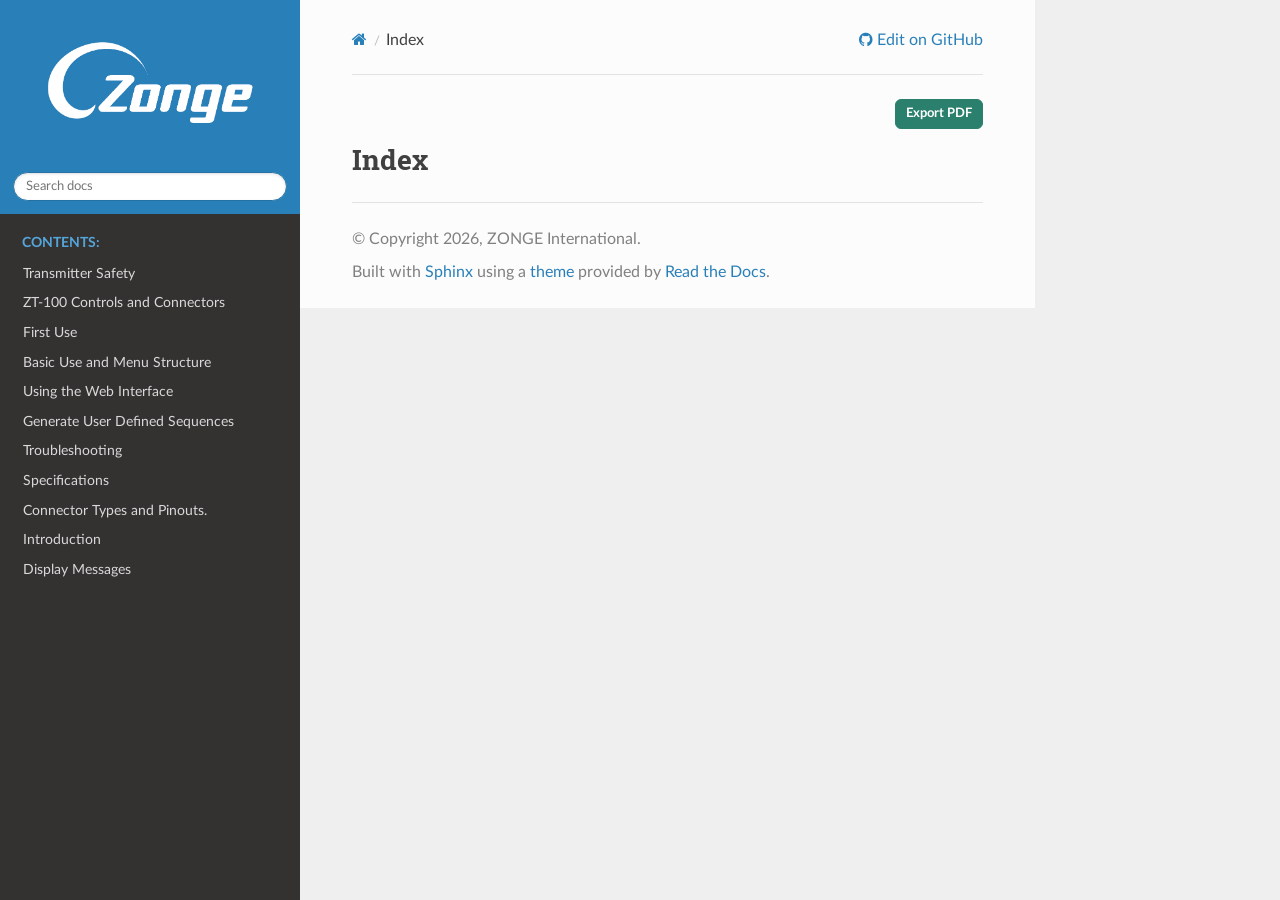
<file: genindex.html>
<!DOCTYPE html>
<html class="writer-html5" lang="en" data-content_root="./">
<head>
  <meta charset="utf-8" />
  <meta name="viewport" content="width=device-width, initial-scale=1.0" />
  <title>Index &mdash; ZT-100 User Manual</title>
      <link rel="stylesheet" type="text/css" href="_static/pygments.css?v=b86133f3" />
      <link rel="stylesheet" type="text/css" href="_static/css/theme.css?v=9edc463e" />
      <link rel="stylesheet" type="text/css" href="_static/custom.css?v=055cedc8" />

  
    <link rel="shortcut icon" href="_static/zonge.ico"/>
      <script src="_static/jquery.js?v=5d32c60e"></script>
      <script src="_static/_sphinx_javascript_frameworks_compat.js?v=2cd50e6c"></script>
      <script src="_static/documentation_options.js?v=d5501fd1"></script>
      <script src="_static/doctools.js?v=fd6eb6e6"></script>
      <script src="_static/sphinx_highlight.js?v=6ffebe34"></script>
    <script src="_static/js/theme.js"></script>
    <link rel="index" title="Index" href="#" />
    <link rel="search" title="Search" href="search.html" /> 
</head>

<body class="wy-body-for-nav"> 
  <div class="wy-grid-for-nav">
    <nav data-toggle="wy-nav-shift" class="wy-nav-side">
      <div class="wy-side-scroll">
        <div class="wy-side-nav-search" >

          
          
          <a href="index.html">
            
              <img src="_static/Zonge_logo_white_transparent.png" class="logo" alt="Logo"/>
          </a>
<div role="search">
  <form id="rtd-search-form" class="wy-form" action="search.html" method="get">
    <input type="text" name="q" placeholder="Search docs" aria-label="Search docs" />
    <input type="hidden" name="check_keywords" value="yes" />
    <input type="hidden" name="area" value="default" />
  </form>
</div>
        </div><div class="wy-menu wy-menu-vertical" data-spy="affix" role="navigation" aria-label="Navigation menu">
              <p class="caption" role="heading"><span class="caption-text">Contents:</span></p>
<ul>
<li class="toctree-l1"><a class="reference internal" href="safety.html">Transmitter Safety</a></li>
<li class="toctree-l1"><a class="reference internal" href="controls_connectors.html">ZT-100 Controls and Connectors</a></li>
<li class="toctree-l1"><a class="reference internal" href="first_use.html">First Use</a></li>
<li class="toctree-l1"><a class="reference internal" href="menu_structure.html">Basic Use and Menu Structure</a></li>
<li class="toctree-l1"><a class="reference internal" href="web_interface.html">Using the Web Interface</a></li>
<li class="toctree-l1"><a class="reference internal" href="user_generated_signals.html">Generate User Defined Sequences</a></li>
<li class="toctree-l1"><a class="reference internal" href="troubleshooting.html">Troubleshooting</a></li>
<li class="toctree-l1"><a class="reference internal" href="specifications.html">Specifications</a></li>
<li class="toctree-l1"><a class="reference internal" href="connectors.html">Connector Types and Pinouts.</a></li>
<li class="toctree-l1"><a class="reference internal" href="introduction.html">Introduction</a></li>
<li class="toctree-l1"><a class="reference internal" href="messages.html">Display Messages</a></li>
</ul>

        </div>
      </div>
    </nav>

    <section data-toggle="wy-nav-shift" class="wy-nav-content-wrap"><nav class="wy-nav-top" aria-label="Mobile navigation menu" >
          <i data-toggle="wy-nav-top" class="fa fa-bars"></i>
          <a href="index.html">ZT-100 User Manual</a>
      </nav>

      <div class="wy-nav-content">
        <div class="rst-content">
          <div role="navigation" aria-label="Page navigation">
  <ul class="wy-breadcrumbs">
      <li><a href="index.html" class="icon icon-home" aria-label="Home"></a></li>
      <li class="breadcrumb-item active">Index</li>
      <li class="wy-breadcrumbs-aside">
              <a href="https://github.com/ZONGE-International/ZT-100_User_Manual/blob/main/source/genindex" class="fa fa-github"> Edit on GitHub</a>
      </li>
  </ul>
  <hr/>
</div>
          <div role="main" class="document" itemscope="itemscope" itemtype="http://schema.org/Article">
<div class="zt-page-actions" role="navigation" aria-label="Page actions">
  <a class="zt-action-link zt-action-link-primary" href="_static/ZT-100_User_Manual.pdf" target="_blank" rel="noopener">Export PDF</a>
</div>

           <div itemprop="articleBody">
             

<h1 id="index">Index</h1>

<div class="genindex-jumpbox">
 
</div>


           </div>
          </div>

          <footer>

  <hr/>

  <div role="contentinfo">
    <p>&#169; Copyright 2026, ZONGE International.</p>
  </div>

  Built with <a href="https://www.sphinx-doc.org/">Sphinx</a> using a
    <a href="https://github.com/readthedocs/sphinx_rtd_theme">theme</a>
    provided by <a href="https://readthedocs.org">Read the Docs</a>.
   

</footer>
        </div>
      </div>
    </section>
  </div>
  <script>
      jQuery(function () {
          SphinxRtdTheme.Navigation.enable(true);
      });
  </script> 

</body>
</html>
</file>
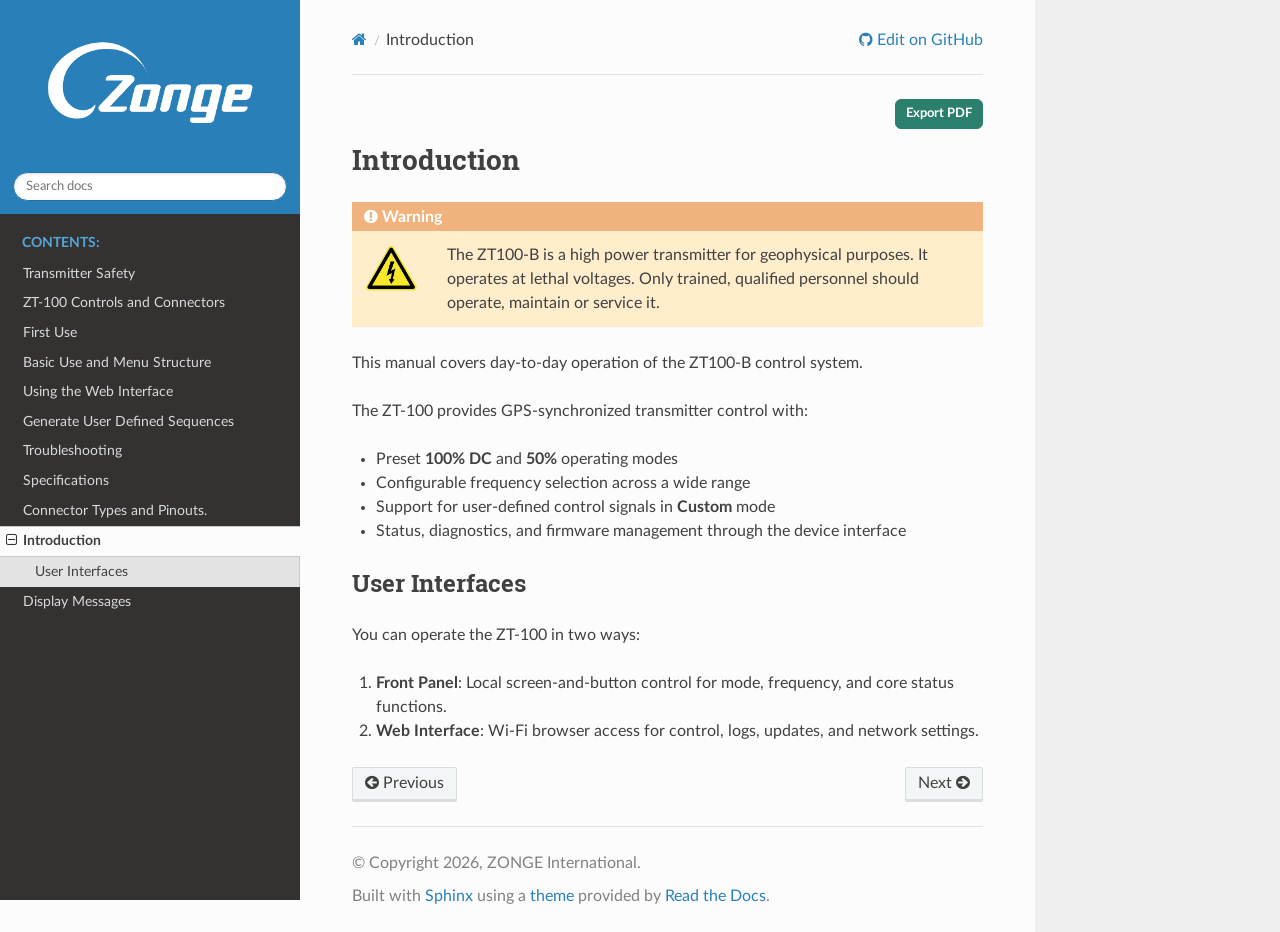
<file: introduction.html>
<!DOCTYPE html>
<html class="writer-html5" lang="en" data-content_root="./">
<head>
  <meta charset="utf-8" /><meta name="viewport" content="width=device-width, initial-scale=1" />

  <meta name="viewport" content="width=device-width, initial-scale=1.0" />
  <title>Introduction &mdash; ZT-100 User Manual</title>
      <link rel="stylesheet" type="text/css" href="_static/pygments.css?v=b86133f3" />
      <link rel="stylesheet" type="text/css" href="_static/css/theme.css?v=9edc463e" />
      <link rel="stylesheet" type="text/css" href="_static/custom.css?v=055cedc8" />

  
    <link rel="shortcut icon" href="_static/zonge.ico"/>
      <script src="_static/jquery.js?v=5d32c60e"></script>
      <script src="_static/_sphinx_javascript_frameworks_compat.js?v=2cd50e6c"></script>
      <script src="_static/documentation_options.js?v=d5501fd1"></script>
      <script src="_static/doctools.js?v=fd6eb6e6"></script>
      <script src="_static/sphinx_highlight.js?v=6ffebe34"></script>
    <script src="_static/js/theme.js"></script>
    <link rel="index" title="Index" href="genindex.html" />
    <link rel="search" title="Search" href="search.html" />
    <link rel="next" title="Display Messages" href="messages.html" />
    <link rel="prev" title="Connector Types and Pinouts." href="connectors.html" /> 
</head>

<body class="wy-body-for-nav"> 
  <div class="wy-grid-for-nav">
    <nav data-toggle="wy-nav-shift" class="wy-nav-side">
      <div class="wy-side-scroll">
        <div class="wy-side-nav-search" >

          
          
          <a href="index.html">
            
              <img src="_static/Zonge_logo_white_transparent.png" class="logo" alt="Logo"/>
          </a>
<div role="search">
  <form id="rtd-search-form" class="wy-form" action="search.html" method="get">
    <input type="text" name="q" placeholder="Search docs" aria-label="Search docs" />
    <input type="hidden" name="check_keywords" value="yes" />
    <input type="hidden" name="area" value="default" />
  </form>
</div>
        </div><div class="wy-menu wy-menu-vertical" data-spy="affix" role="navigation" aria-label="Navigation menu">
              <p class="caption" role="heading"><span class="caption-text">Contents:</span></p>
<ul class="current">
<li class="toctree-l1"><a class="reference internal" href="safety.html">Transmitter Safety</a></li>
<li class="toctree-l1"><a class="reference internal" href="controls_connectors.html">ZT-100 Controls and Connectors</a></li>
<li class="toctree-l1"><a class="reference internal" href="first_use.html">First Use</a></li>
<li class="toctree-l1"><a class="reference internal" href="menu_structure.html">Basic Use and Menu Structure</a></li>
<li class="toctree-l1"><a class="reference internal" href="web_interface.html">Using the Web Interface</a></li>
<li class="toctree-l1"><a class="reference internal" href="user_generated_signals.html">Generate User Defined Sequences</a></li>
<li class="toctree-l1"><a class="reference internal" href="troubleshooting.html">Troubleshooting</a></li>
<li class="toctree-l1"><a class="reference internal" href="specifications.html">Specifications</a></li>
<li class="toctree-l1"><a class="reference internal" href="connectors.html">Connector Types and Pinouts.</a></li>
<li class="toctree-l1 current"><a class="current reference internal" href="#">Introduction</a><ul>
<li class="toctree-l2"><a class="reference internal" href="#user-interfaces">User Interfaces</a></li>
</ul>
</li>
<li class="toctree-l1"><a class="reference internal" href="messages.html">Display Messages</a></li>
</ul>

        </div>
      </div>
    </nav>

    <section data-toggle="wy-nav-shift" class="wy-nav-content-wrap"><nav class="wy-nav-top" aria-label="Mobile navigation menu" >
          <i data-toggle="wy-nav-top" class="fa fa-bars"></i>
          <a href="index.html">ZT-100 User Manual</a>
      </nav>

      <div class="wy-nav-content">
        <div class="rst-content">
          <div role="navigation" aria-label="Page navigation">
  <ul class="wy-breadcrumbs">
      <li><a href="index.html" class="icon icon-home" aria-label="Home"></a></li>
      <li class="breadcrumb-item active">Introduction</li>
      <li class="wy-breadcrumbs-aside">
              <a href="https://github.com/ZONGE-International/ZT-100_User_Manual/blob/main/source/introduction.rst" class="fa fa-github"> Edit on GitHub</a>
      </li>
  </ul>
  <hr/>
</div>
          <div role="main" class="document" itemscope="itemscope" itemtype="http://schema.org/Article">
<div class="zt-page-actions" role="navigation" aria-label="Page actions">
  <a class="zt-action-link zt-action-link-primary" href="_static/ZT-100_User_Manual.pdf" target="_blank" rel="noopener">Export PDF</a>
</div>

           <div itemprop="articleBody">
             
  <section id="introduction">
<h1>Introduction<a class="headerlink" href="#introduction" title="Link to this heading"></a></h1>
<div class="admonition warning">
<p class="admonition-title">Warning</p>
<a class="reference internal image-reference" href="_images/HighVoltageWarningSymbol_BG_removed.png"><img alt="_images/HighVoltageWarningSymbol_BG_removed.png" class="align-left" height="50" src="_images/HighVoltageWarningSymbol_BG_removed.png" width="59" />
</a>
<p>The ZT100-B is a high power transmitter for geophysical purposes. It operates at lethal voltages. Only trained, qualified personnel should operate, maintain or service it.</p>
</div>
<p>This manual covers day-to-day operation of the ZT100-B control system.</p>
<p>The ZT-100 provides GPS-synchronized transmitter control with:</p>
<ul class="simple">
<li><p>Preset <strong>100% DC</strong> and <strong>50%</strong> operating modes</p></li>
<li><p>Configurable frequency selection across a wide range</p></li>
<li><p>Support for user-defined control signals in <strong>Custom</strong> mode</p></li>
<li><p>Status, diagnostics, and firmware management through the device interface</p></li>
</ul>
<section id="user-interfaces">
<h2>User Interfaces<a class="headerlink" href="#user-interfaces" title="Link to this heading"></a></h2>
<p>You can operate the ZT-100 in two ways:</p>
<ol class="arabic simple">
<li><p><strong>Front Panel</strong>: Local screen-and-button control for mode, frequency, and
core status functions.</p></li>
<li><p><strong>Web Interface</strong>: Wi-Fi browser access for control, logs, updates, and
network settings.</p></li>
</ol>
</section>
</section>


           </div>
          </div>

          <footer><div class="rst-footer-buttons" role="navigation" aria-label="Footer">
        <a href="connectors.html" class="btn btn-neutral float-left" title="Connector Types and Pinouts." accesskey="p" rel="prev"><span class="fa fa-arrow-circle-left" aria-hidden="true"></span> Previous</a>
        <a href="messages.html" class="btn btn-neutral float-right" title="Display Messages" accesskey="n" rel="next">Next <span class="fa fa-arrow-circle-right" aria-hidden="true"></span></a>
    </div>

  <hr/>

  <div role="contentinfo">
    <p>&#169; Copyright 2026, ZONGE International.</p>
  </div>

  Built with <a href="https://www.sphinx-doc.org/">Sphinx</a> using a
    <a href="https://github.com/readthedocs/sphinx_rtd_theme">theme</a>
    provided by <a href="https://readthedocs.org">Read the Docs</a>.
   

</footer>
        </div>
      </div>
    </section>
  </div>
  <script>
      jQuery(function () {
          SphinxRtdTheme.Navigation.enable(true);
      });
  </script> 

</body>
</html>
</file>
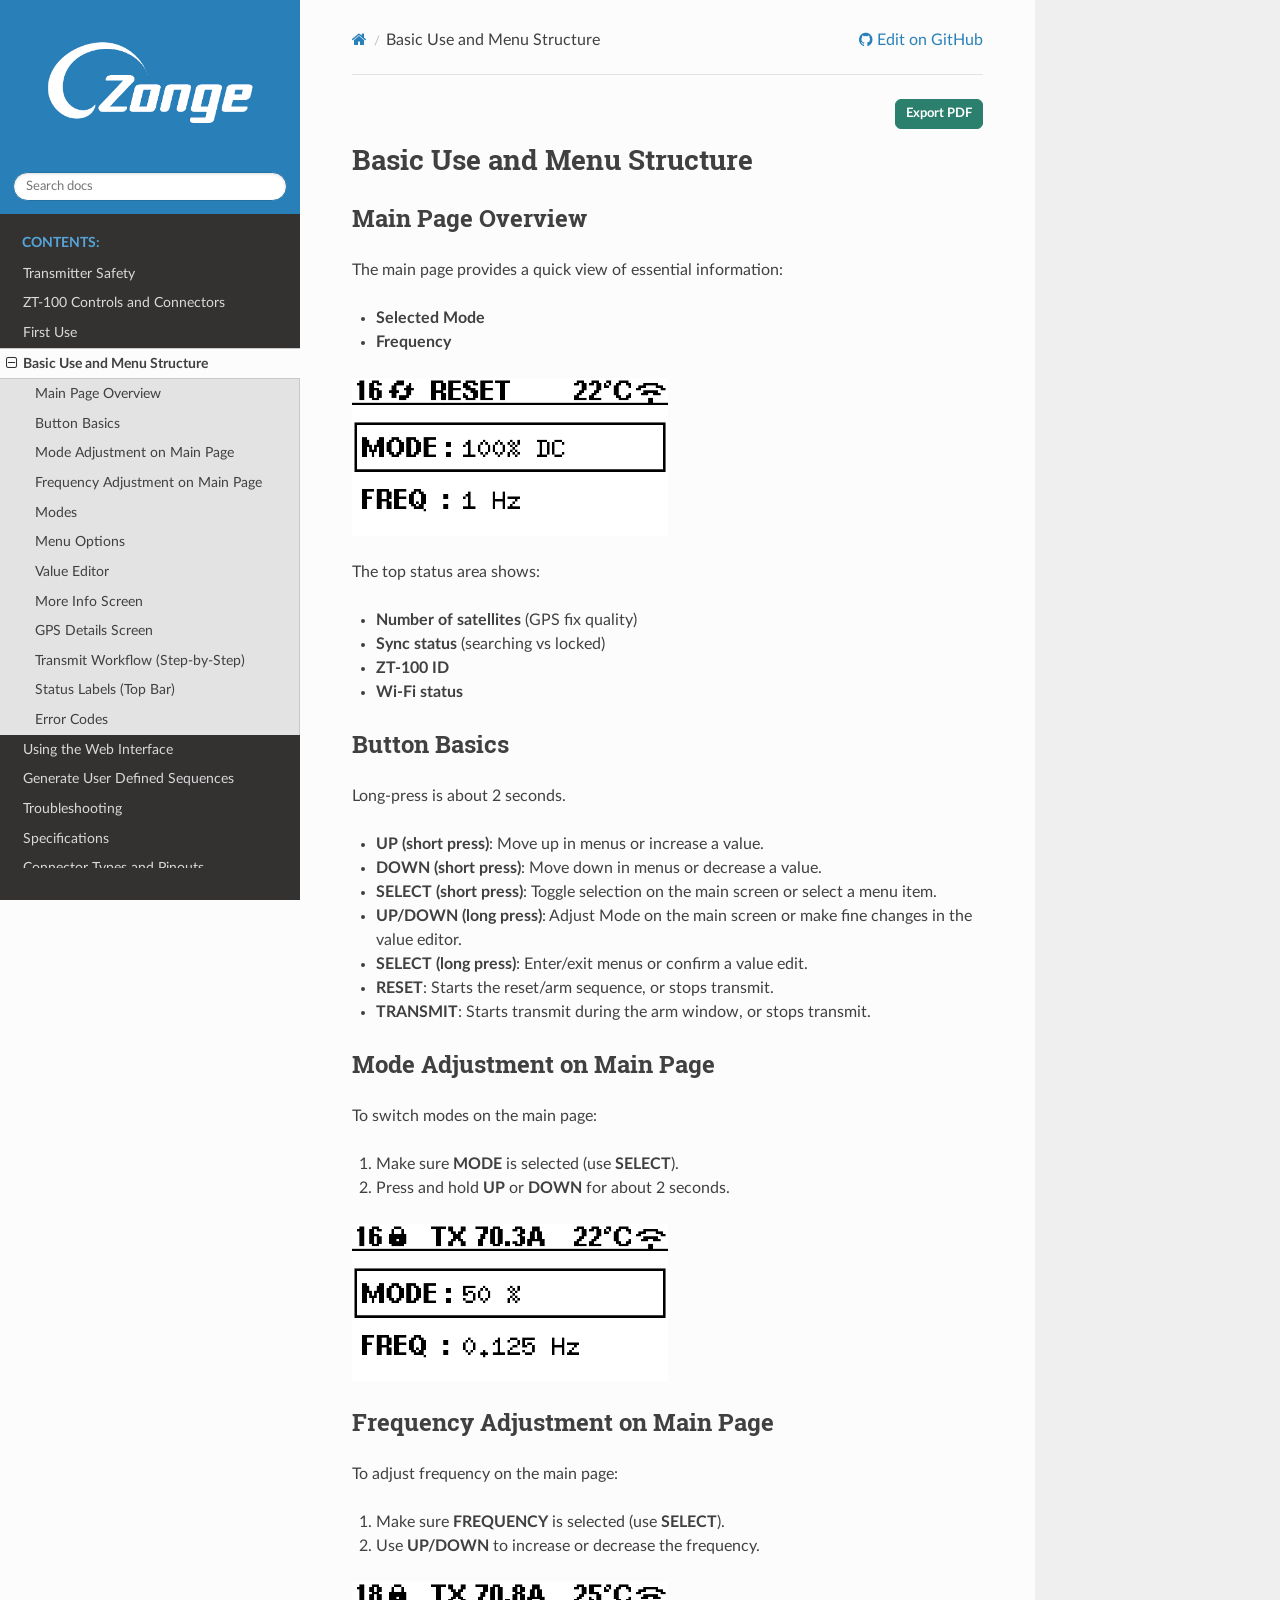
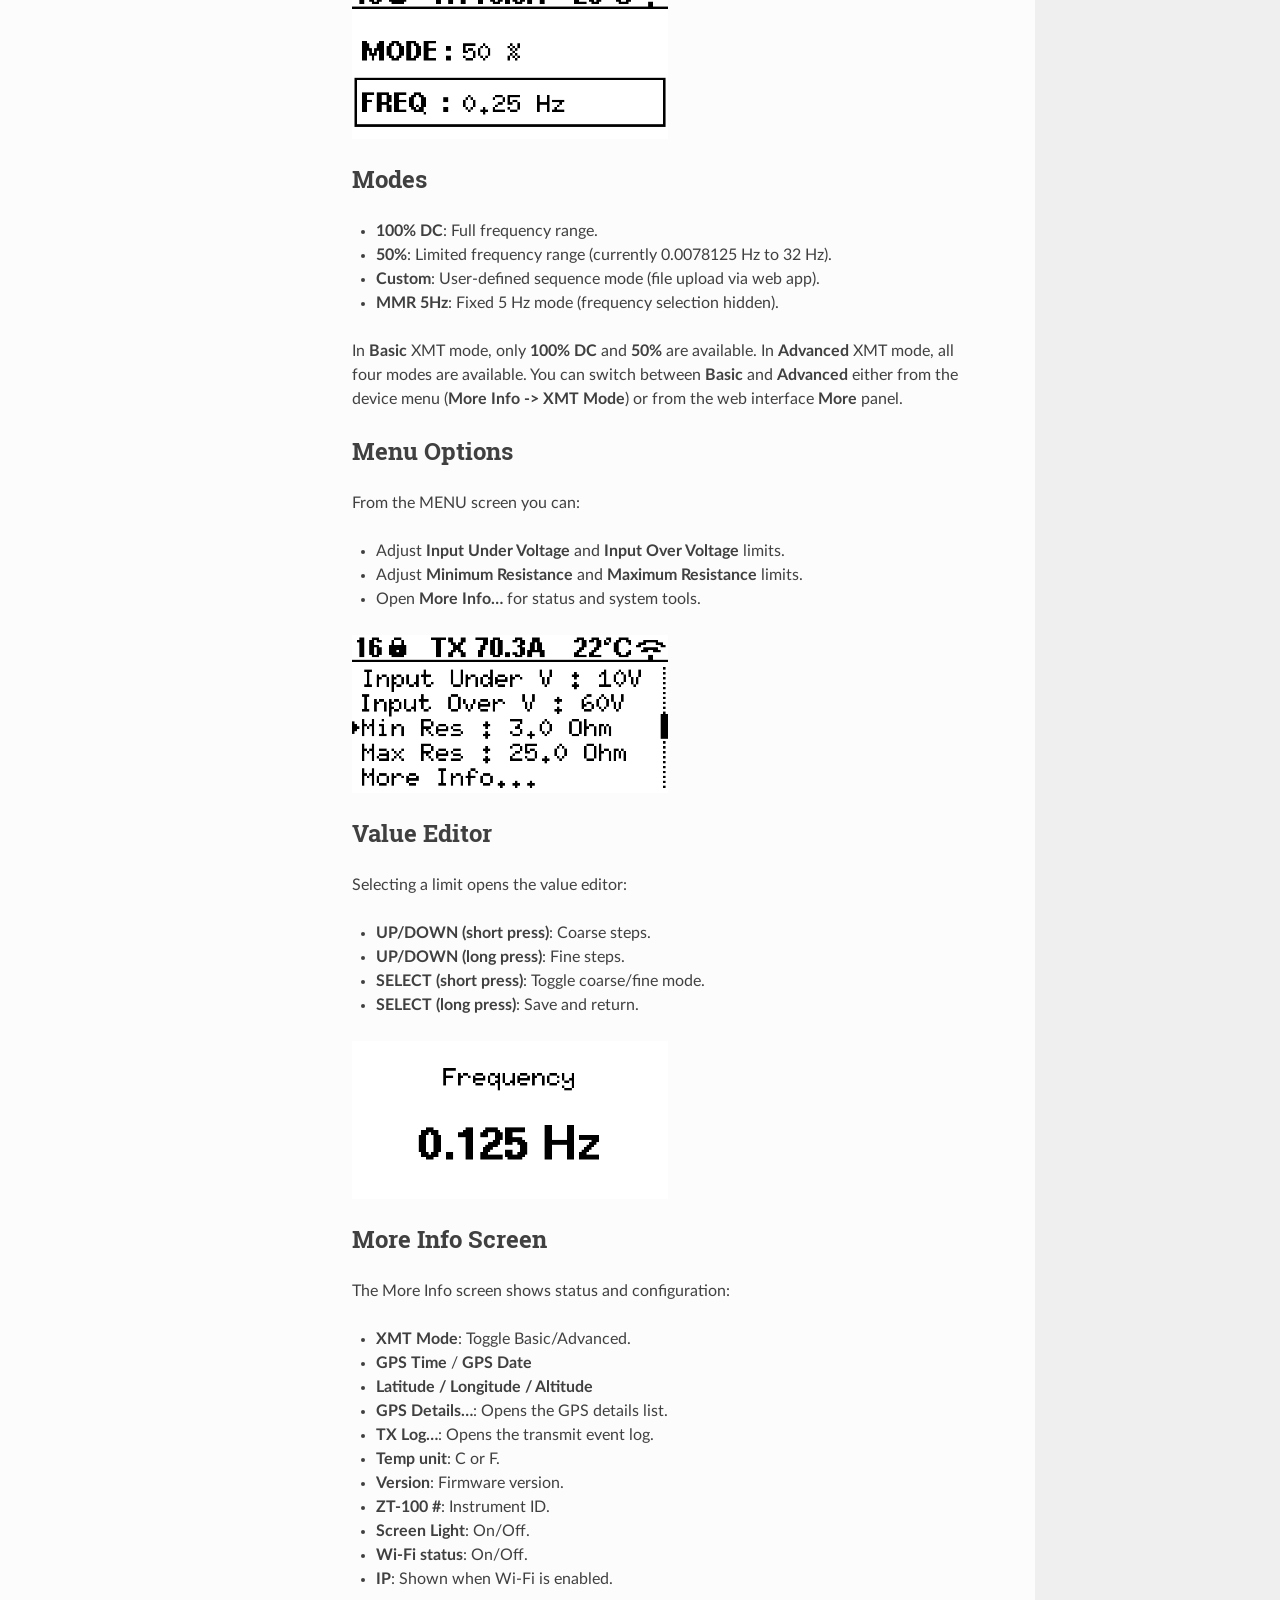
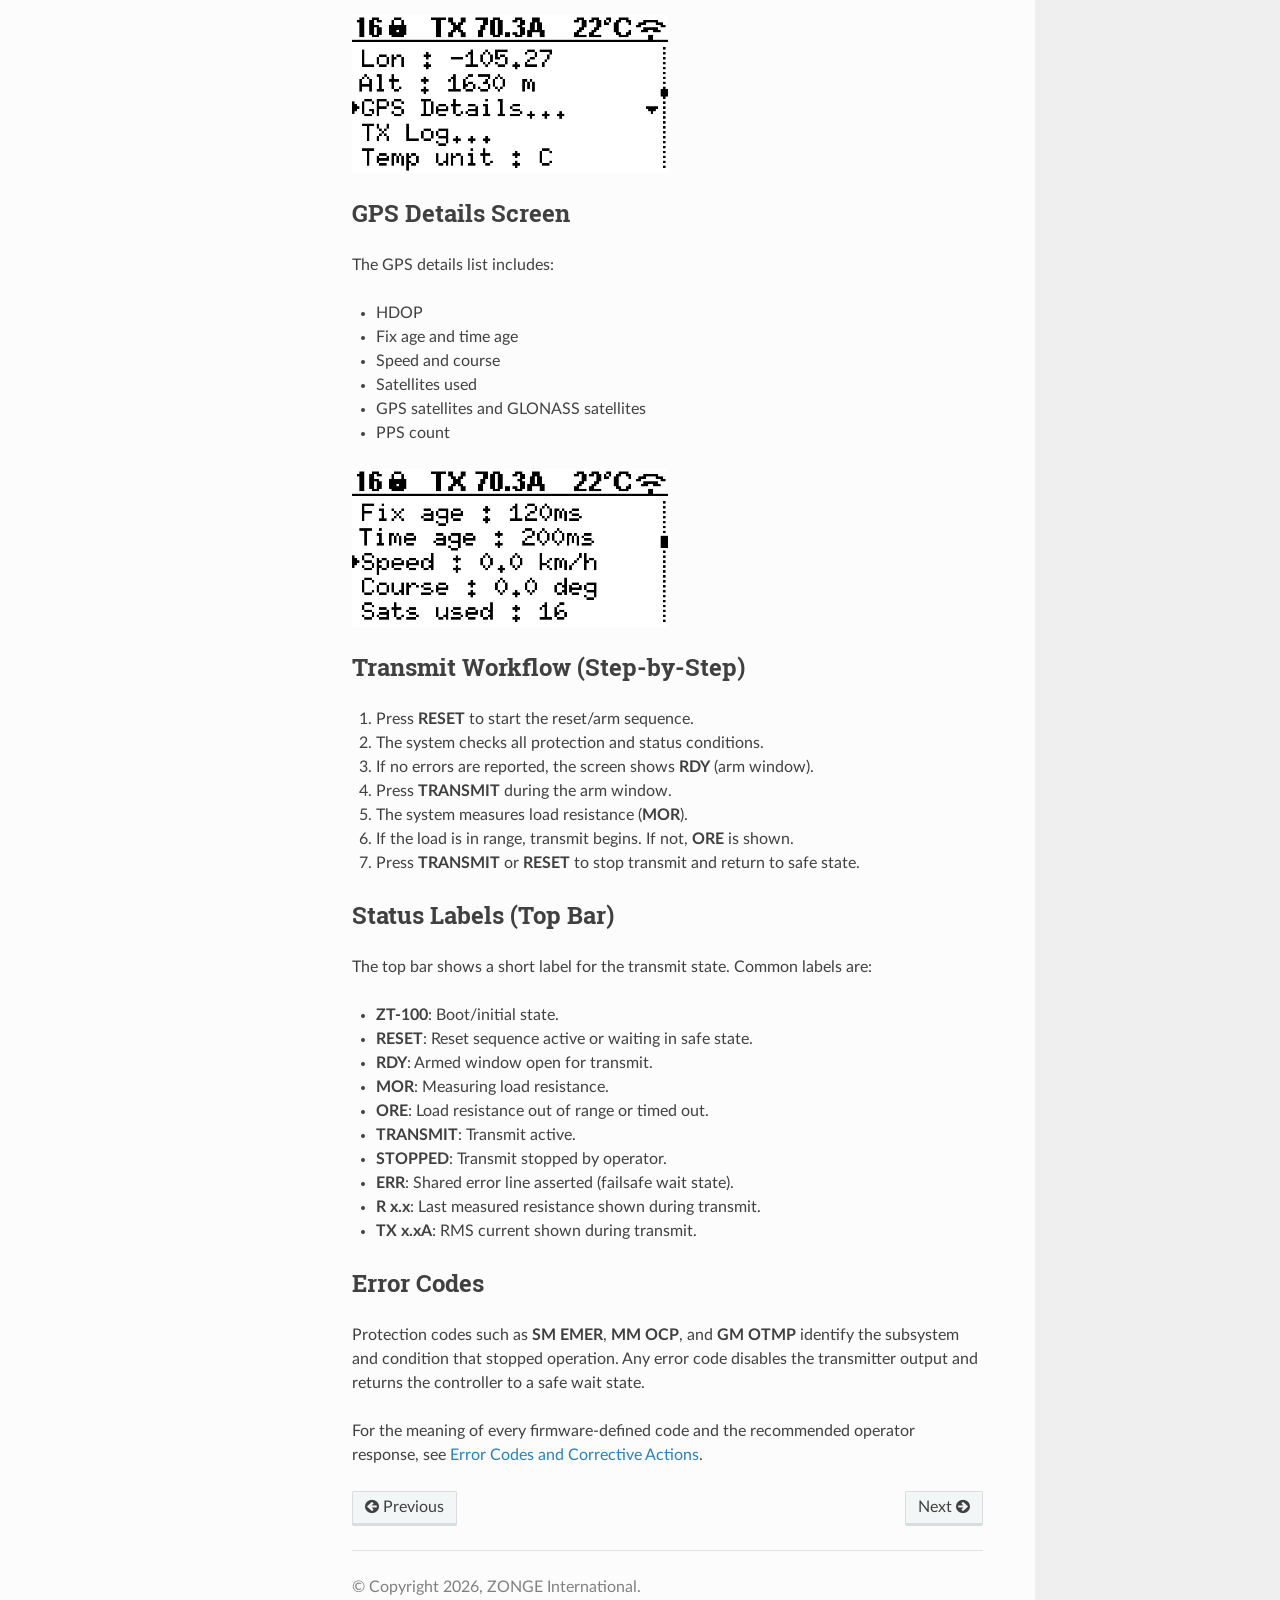
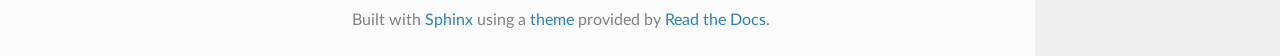
<file: menu_structure.html>
<!DOCTYPE html>
<html class="writer-html5" lang="en" data-content_root="./">
<head>
  <meta charset="utf-8" /><meta name="viewport" content="width=device-width, initial-scale=1" />

  <meta name="viewport" content="width=device-width, initial-scale=1.0" />
  <title>Basic Use and Menu Structure &mdash; ZT-100 User Manual</title>
      <link rel="stylesheet" type="text/css" href="_static/pygments.css?v=b86133f3" />
      <link rel="stylesheet" type="text/css" href="_static/css/theme.css?v=9edc463e" />
      <link rel="stylesheet" type="text/css" href="_static/custom.css?v=055cedc8" />

  
    <link rel="shortcut icon" href="_static/zonge.ico"/>
      <script src="_static/jquery.js?v=5d32c60e"></script>
      <script src="_static/_sphinx_javascript_frameworks_compat.js?v=2cd50e6c"></script>
      <script src="_static/documentation_options.js?v=d5501fd1"></script>
      <script src="_static/doctools.js?v=fd6eb6e6"></script>
      <script src="_static/sphinx_highlight.js?v=6ffebe34"></script>
    <script src="_static/js/theme.js"></script>
    <link rel="index" title="Index" href="genindex.html" />
    <link rel="search" title="Search" href="search.html" />
    <link rel="next" title="Using the Web Interface" href="web_interface.html" />
    <link rel="prev" title="First Use" href="first_use.html" /> 
</head>

<body class="wy-body-for-nav"> 
  <div class="wy-grid-for-nav">
    <nav data-toggle="wy-nav-shift" class="wy-nav-side">
      <div class="wy-side-scroll">
        <div class="wy-side-nav-search" >

          
          
          <a href="index.html">
            
              <img src="_static/Zonge_logo_white_transparent.png" class="logo" alt="Logo"/>
          </a>
<div role="search">
  <form id="rtd-search-form" class="wy-form" action="search.html" method="get">
    <input type="text" name="q" placeholder="Search docs" aria-label="Search docs" />
    <input type="hidden" name="check_keywords" value="yes" />
    <input type="hidden" name="area" value="default" />
  </form>
</div>
        </div><div class="wy-menu wy-menu-vertical" data-spy="affix" role="navigation" aria-label="Navigation menu">
              <p class="caption" role="heading"><span class="caption-text">Contents:</span></p>
<ul class="current">
<li class="toctree-l1"><a class="reference internal" href="safety.html">Transmitter Safety</a></li>
<li class="toctree-l1"><a class="reference internal" href="controls_connectors.html">ZT-100 Controls and Connectors</a></li>
<li class="toctree-l1"><a class="reference internal" href="first_use.html">First Use</a></li>
<li class="toctree-l1 current"><a class="current reference internal" href="#">Basic Use and Menu Structure</a><ul>
<li class="toctree-l2"><a class="reference internal" href="#main-page-overview">Main Page Overview</a></li>
<li class="toctree-l2"><a class="reference internal" href="#button-basics">Button Basics</a></li>
<li class="toctree-l2"><a class="reference internal" href="#mode-adjustment-on-main-page">Mode Adjustment on Main Page</a></li>
<li class="toctree-l2"><a class="reference internal" href="#frequency-adjustment-on-main-page">Frequency Adjustment on Main Page</a></li>
<li class="toctree-l2"><a class="reference internal" href="#modes">Modes</a></li>
<li class="toctree-l2"><a class="reference internal" href="#menu-options">Menu Options</a></li>
<li class="toctree-l2"><a class="reference internal" href="#value-editor">Value Editor</a></li>
<li class="toctree-l2"><a class="reference internal" href="#more-info-screen">More Info Screen</a></li>
<li class="toctree-l2"><a class="reference internal" href="#gps-details-screen">GPS Details Screen</a></li>
<li class="toctree-l2"><a class="reference internal" href="#transmit-workflow-step-by-step">Transmit Workflow (Step-by-Step)</a></li>
<li class="toctree-l2"><a class="reference internal" href="#status-labels-top-bar">Status Labels (Top Bar)</a></li>
<li class="toctree-l2"><a class="reference internal" href="#error-codes">Error Codes</a></li>
</ul>
</li>
<li class="toctree-l1"><a class="reference internal" href="web_interface.html">Using the Web Interface</a></li>
<li class="toctree-l1"><a class="reference internal" href="user_generated_signals.html">Generate User Defined Sequences</a></li>
<li class="toctree-l1"><a class="reference internal" href="troubleshooting.html">Troubleshooting</a></li>
<li class="toctree-l1"><a class="reference internal" href="specifications.html">Specifications</a></li>
<li class="toctree-l1"><a class="reference internal" href="connectors.html">Connector Types and Pinouts.</a></li>
<li class="toctree-l1"><a class="reference internal" href="introduction.html">Introduction</a></li>
<li class="toctree-l1"><a class="reference internal" href="messages.html">Display Messages</a></li>
</ul>

        </div>
      </div>
    </nav>

    <section data-toggle="wy-nav-shift" class="wy-nav-content-wrap"><nav class="wy-nav-top" aria-label="Mobile navigation menu" >
          <i data-toggle="wy-nav-top" class="fa fa-bars"></i>
          <a href="index.html">ZT-100 User Manual</a>
      </nav>

      <div class="wy-nav-content">
        <div class="rst-content">
          <div role="navigation" aria-label="Page navigation">
  <ul class="wy-breadcrumbs">
      <li><a href="index.html" class="icon icon-home" aria-label="Home"></a></li>
      <li class="breadcrumb-item active">Basic Use and Menu Structure</li>
      <li class="wy-breadcrumbs-aside">
              <a href="https://github.com/ZONGE-International/ZT-100_User_Manual/blob/main/source/menu_structure.rst" class="fa fa-github"> Edit on GitHub</a>
      </li>
  </ul>
  <hr/>
</div>
          <div role="main" class="document" itemscope="itemscope" itemtype="http://schema.org/Article">
<div class="zt-page-actions" role="navigation" aria-label="Page actions">
  <a class="zt-action-link zt-action-link-primary" href="_static/ZT-100_User_Manual.pdf" target="_blank" rel="noopener">Export PDF</a>
</div>

           <div itemprop="articleBody">
             
  <section id="basic-use-and-menu-structure">
<h1>Basic Use and Menu Structure<a class="headerlink" href="#basic-use-and-menu-structure" title="Link to this heading"></a></h1>
<section id="main-page-overview">
<h2>Main Page Overview<a class="headerlink" href="#main-page-overview" title="Link to this heading"></a></h2>
<p>The main page provides a quick view of essential information:</p>
<ul class="simple">
<li><p><strong>Selected Mode</strong></p></li>
<li><p><strong>Frequency</strong></p></li>
</ul>
<a class="reference internal image-reference" href="_images/01_main_screen.png"><img alt="Main page overview" src="_images/01_main_screen.png" style="width: 50%;" />
</a>
<p>The top status area shows:</p>
<ul class="simple">
<li><p><strong>Number of satellites</strong> (GPS fix quality)</p></li>
<li><p><strong>Sync status</strong> (searching vs locked)</p></li>
<li><p><strong>ZT-100 ID</strong></p></li>
<li><p><strong>Wi-Fi status</strong></p></li>
</ul>
</section>
<section id="button-basics">
<h2>Button Basics<a class="headerlink" href="#button-basics" title="Link to this heading"></a></h2>
<p>Long-press is about 2 seconds.</p>
<ul class="simple">
<li><p><strong>UP (short press)</strong>: Move up in menus or increase a value.</p></li>
<li><p><strong>DOWN (short press)</strong>: Move down in menus or decrease a value.</p></li>
<li><p><strong>SELECT (short press)</strong>: Toggle selection on the main screen or select a
menu item.</p></li>
<li><p><strong>UP/DOWN (long press)</strong>: Adjust Mode on the main screen or make fine changes
in the value editor.</p></li>
<li><p><strong>SELECT (long press)</strong>: Enter/exit menus or confirm a value edit.</p></li>
<li><p><strong>RESET</strong>: Starts the reset/arm sequence, or stops transmit.</p></li>
<li><p><strong>TRANSMIT</strong>: Starts transmit during the arm window, or stops transmit.</p></li>
</ul>
</section>
<section id="mode-adjustment-on-main-page">
<h2>Mode Adjustment on Main Page<a class="headerlink" href="#mode-adjustment-on-main-page" title="Link to this heading"></a></h2>
<p>To switch modes on the main page:</p>
<ol class="arabic simple">
<li><p>Make sure <strong>MODE</strong> is selected (use <strong>SELECT</strong>).</p></li>
<li><p>Press and hold <strong>UP</strong> or <strong>DOWN</strong> for about 2 seconds.</p></li>
</ol>
<a class="reference internal image-reference" href="_images/07_main_mode_selected.png"><img alt="Mode adjustment illustration" src="_images/07_main_mode_selected.png" style="width: 50%;" />
</a>
</section>
<section id="frequency-adjustment-on-main-page">
<h2>Frequency Adjustment on Main Page<a class="headerlink" href="#frequency-adjustment-on-main-page" title="Link to this heading"></a></h2>
<p>To adjust frequency on the main page:</p>
<ol class="arabic simple">
<li><p>Make sure <strong>FREQUENCY</strong> is selected (use <strong>SELECT</strong>).</p></li>
<li><p>Use <strong>UP/DOWN</strong> to increase or decrease the frequency.</p></li>
</ol>
<a class="reference internal image-reference" href="_images/08_main_freq_selected.png"><img alt="Frequency adjustment" src="_images/08_main_freq_selected.png" style="width: 50%;" />
</a>
</section>
<section id="modes">
<h2>Modes<a class="headerlink" href="#modes" title="Link to this heading"></a></h2>
<ul class="simple">
<li><p><strong>100% DC</strong>: Full frequency range.</p></li>
<li><p><strong>50%</strong>: Limited frequency range (currently 0.0078125 Hz to 32 Hz).</p></li>
<li><p><strong>Custom</strong>: User-defined sequence mode (file upload via web app).</p></li>
<li><p><strong>MMR 5Hz</strong>: Fixed 5 Hz mode (frequency selection hidden).</p></li>
</ul>
<p>In <strong>Basic</strong> XMT mode, only <strong>100% DC</strong> and <strong>50%</strong> are available. In
<strong>Advanced</strong> XMT mode, all four modes are available.
You can switch between <strong>Basic</strong> and <strong>Advanced</strong> either from the device menu
(<strong>More Info -&gt; XMT Mode</strong>) or from the web interface <strong>More</strong> panel.</p>
</section>
<section id="menu-options">
<h2>Menu Options<a class="headerlink" href="#menu-options" title="Link to this heading"></a></h2>
<p>From the MENU screen you can:</p>
<ul class="simple">
<li><p>Adjust <strong>Input Under Voltage</strong> and <strong>Input Over Voltage</strong> limits.</p></li>
<li><p>Adjust <strong>Minimum Resistance</strong> and <strong>Maximum Resistance</strong> limits.</p></li>
<li><p>Open <strong>More Info…</strong> for status and system tools.</p></li>
</ul>
<a class="reference internal image-reference" href="_images/02_menu_limits.png"><img alt="Menu options overview" src="_images/02_menu_limits.png" style="width: 50%;" />
</a>
</section>
<section id="value-editor">
<h2>Value Editor<a class="headerlink" href="#value-editor" title="Link to this heading"></a></h2>
<p>Selecting a limit opens the value editor:</p>
<ul class="simple">
<li><p><strong>UP/DOWN (short press)</strong>: Coarse steps.</p></li>
<li><p><strong>UP/DOWN (long press)</strong>: Fine steps.</p></li>
<li><p><strong>SELECT (short press)</strong>: Toggle coarse/fine mode.</p></li>
<li><p><strong>SELECT (long press)</strong>: Save and return.</p></li>
</ul>
<a class="reference internal image-reference" href="_images/05_value_editor.png"><img alt="Value editor screen" src="_images/05_value_editor.png" style="width: 50%;" />
</a>
</section>
<section id="more-info-screen">
<h2>More Info Screen<a class="headerlink" href="#more-info-screen" title="Link to this heading"></a></h2>
<p>The More Info screen shows status and configuration:</p>
<ul class="simple">
<li><p><strong>XMT Mode</strong>: Toggle Basic/Advanced.</p></li>
<li><p><strong>GPS Time</strong> / <strong>GPS Date</strong></p></li>
<li><p><strong>Latitude / Longitude / Altitude</strong></p></li>
<li><p><strong>GPS Details…</strong>: Opens the GPS details list.</p></li>
<li><p><strong>TX Log…</strong>: Opens the transmit event log.</p></li>
<li><p><strong>Temp unit</strong>: C or F.</p></li>
<li><p><strong>Version</strong>: Firmware version.</p></li>
<li><p><strong>ZT-100 #</strong>: Instrument ID.</p></li>
<li><p><strong>Screen Light</strong>: On/Off.</p></li>
<li><p><strong>Wi-Fi status</strong>: On/Off.</p></li>
<li><p><strong>IP</strong>: Shown when Wi-Fi is enabled.</p></li>
</ul>
<a class="reference internal image-reference" href="_images/03_more_info.png"><img alt="More Info screen" src="_images/03_more_info.png" style="width: 50%;" />
</a>
</section>
<section id="gps-details-screen">
<h2>GPS Details Screen<a class="headerlink" href="#gps-details-screen" title="Link to this heading"></a></h2>
<p>The GPS details list includes:</p>
<ul class="simple">
<li><p>HDOP</p></li>
<li><p>Fix age and time age</p></li>
<li><p>Speed and course</p></li>
<li><p>Satellites used</p></li>
<li><p>GPS satellites and GLONASS satellites</p></li>
<li><p>PPS count</p></li>
</ul>
<a class="reference internal image-reference" href="_images/04_gps_info.png"><img alt="GPS details screen" src="_images/04_gps_info.png" style="width: 50%;" />
</a>
</section>
<section id="transmit-workflow-step-by-step">
<h2>Transmit Workflow (Step-by-Step)<a class="headerlink" href="#transmit-workflow-step-by-step" title="Link to this heading"></a></h2>
<ol class="arabic simple">
<li><p>Press <strong>RESET</strong> to start the reset/arm sequence.</p></li>
<li><p>The system checks all protection and status conditions.</p></li>
<li><p>If no errors are reported, the screen shows <strong>RDY</strong> (arm window).</p></li>
<li><p>Press <strong>TRANSMIT</strong> during the arm window.</p></li>
<li><p>The system measures load resistance (<strong>MOR</strong>).</p></li>
<li><p>If the load is in range, transmit begins. If not, <strong>ORE</strong> is shown.</p></li>
<li><p>Press <strong>TRANSMIT</strong> or <strong>RESET</strong> to stop transmit and return to safe state.</p></li>
</ol>
</section>
<section id="status-labels-top-bar">
<h2>Status Labels (Top Bar)<a class="headerlink" href="#status-labels-top-bar" title="Link to this heading"></a></h2>
<p>The top bar shows a short label for the transmit state. Common labels are:</p>
<ul class="simple">
<li><p><strong>ZT-100</strong>: Boot/initial state.</p></li>
<li><p><strong>RESET</strong>: Reset sequence active or waiting in safe state.</p></li>
<li><p><strong>RDY</strong>: Armed window open for transmit.</p></li>
<li><p><strong>MOR</strong>: Measuring load resistance.</p></li>
<li><p><strong>ORE</strong>: Load resistance out of range or timed out.</p></li>
<li><p><strong>TRANSMIT</strong>: Transmit active.</p></li>
<li><p><strong>STOPPED</strong>: Transmit stopped by operator.</p></li>
<li><p><strong>ERR</strong>: Shared error line asserted (failsafe wait state).</p></li>
<li><p><strong>R x.x</strong>: Last measured resistance shown during transmit.</p></li>
<li><p><strong>TX x.xA</strong>: RMS current shown during transmit.</p></li>
</ul>
</section>
<section id="error-codes">
<h2>Error Codes<a class="headerlink" href="#error-codes" title="Link to this heading"></a></h2>
<p>Protection codes such as <strong>SM EMER</strong>, <strong>MM OCP</strong>, and <strong>GM OTMP</strong> identify the
subsystem and condition that stopped operation. Any error code disables the
transmitter output and returns the controller to a safe wait state.</p>
<p>For the meaning of every firmware-defined code and the recommended operator
response, see <a class="reference internal" href="troubleshooting.html#zt100-error-code-reference"><span class="std std-ref">Error Codes and Corrective Actions</span></a>.</p>
</section>
</section>


           </div>
          </div>

          <footer><div class="rst-footer-buttons" role="navigation" aria-label="Footer">
        <a href="first_use.html" class="btn btn-neutral float-left" title="First Use" accesskey="p" rel="prev"><span class="fa fa-arrow-circle-left" aria-hidden="true"></span> Previous</a>
        <a href="web_interface.html" class="btn btn-neutral float-right" title="Using the Web Interface" accesskey="n" rel="next">Next <span class="fa fa-arrow-circle-right" aria-hidden="true"></span></a>
    </div>

  <hr/>

  <div role="contentinfo">
    <p>&#169; Copyright 2026, ZONGE International.</p>
  </div>

  Built with <a href="https://www.sphinx-doc.org/">Sphinx</a> using a
    <a href="https://github.com/readthedocs/sphinx_rtd_theme">theme</a>
    provided by <a href="https://readthedocs.org">Read the Docs</a>.
   

</footer>
        </div>
      </div>
    </section>
  </div>
  <script>
      jQuery(function () {
          SphinxRtdTheme.Navigation.enable(true);
      });
  </script> 

</body>
</html>
</file>
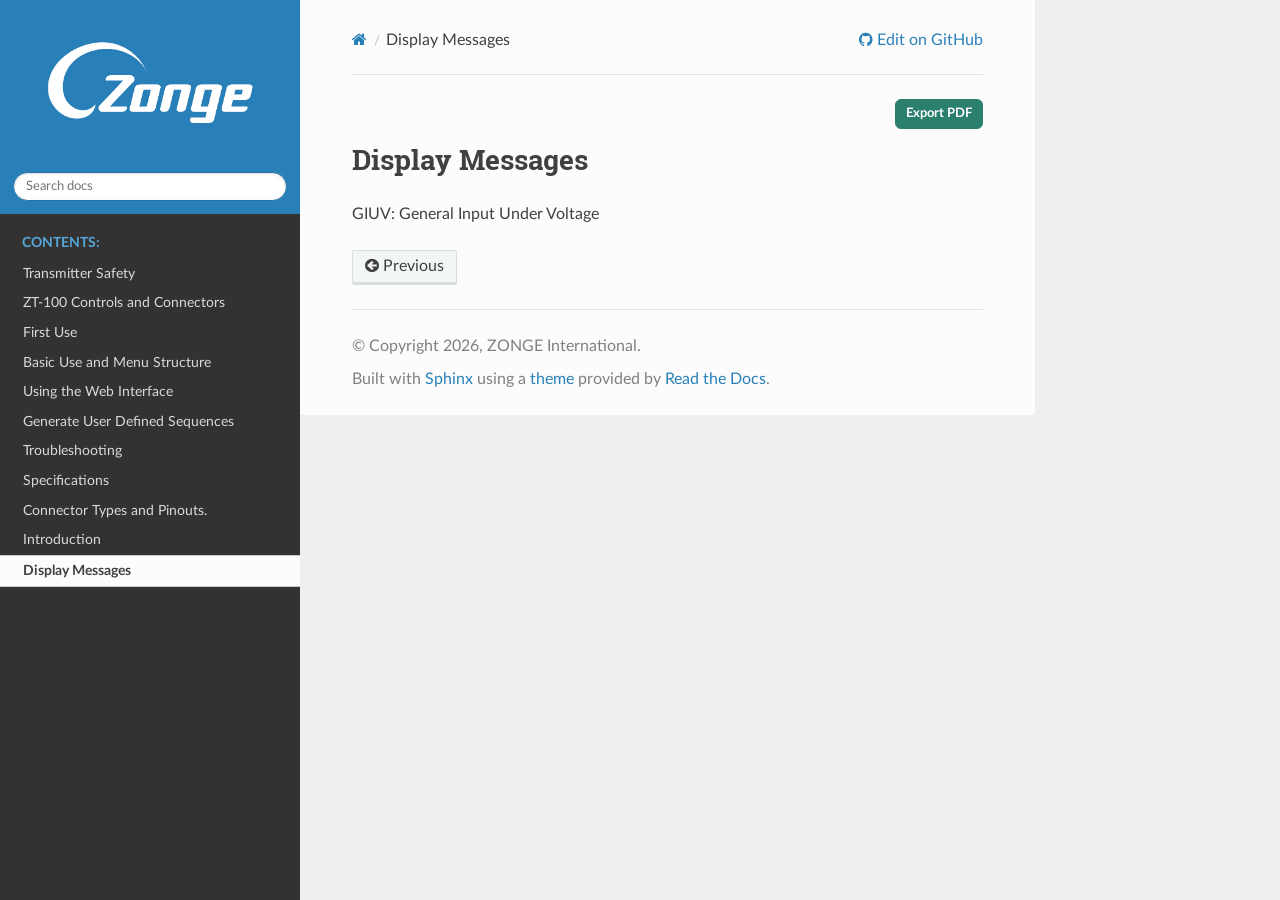
<file: messages.html>
<!DOCTYPE html>
<html class="writer-html5" lang="en" data-content_root="./">
<head>
  <meta charset="utf-8" /><meta name="viewport" content="width=device-width, initial-scale=1" />

  <meta name="viewport" content="width=device-width, initial-scale=1.0" />
  <title>Display Messages &mdash; ZT-100 User Manual</title>
      <link rel="stylesheet" type="text/css" href="_static/pygments.css?v=b86133f3" />
      <link rel="stylesheet" type="text/css" href="_static/css/theme.css?v=9edc463e" />
      <link rel="stylesheet" type="text/css" href="_static/custom.css?v=055cedc8" />

  
    <link rel="shortcut icon" href="_static/zonge.ico"/>
      <script src="_static/jquery.js?v=5d32c60e"></script>
      <script src="_static/_sphinx_javascript_frameworks_compat.js?v=2cd50e6c"></script>
      <script src="_static/documentation_options.js?v=d5501fd1"></script>
      <script src="_static/doctools.js?v=fd6eb6e6"></script>
      <script src="_static/sphinx_highlight.js?v=6ffebe34"></script>
    <script src="_static/js/theme.js"></script>
    <link rel="index" title="Index" href="genindex.html" />
    <link rel="search" title="Search" href="search.html" />
    <link rel="prev" title="Introduction" href="introduction.html" /> 
</head>

<body class="wy-body-for-nav"> 
  <div class="wy-grid-for-nav">
    <nav data-toggle="wy-nav-shift" class="wy-nav-side">
      <div class="wy-side-scroll">
        <div class="wy-side-nav-search" >

          
          
          <a href="index.html">
            
              <img src="_static/Zonge_logo_white_transparent.png" class="logo" alt="Logo"/>
          </a>
<div role="search">
  <form id="rtd-search-form" class="wy-form" action="search.html" method="get">
    <input type="text" name="q" placeholder="Search docs" aria-label="Search docs" />
    <input type="hidden" name="check_keywords" value="yes" />
    <input type="hidden" name="area" value="default" />
  </form>
</div>
        </div><div class="wy-menu wy-menu-vertical" data-spy="affix" role="navigation" aria-label="Navigation menu">
              <p class="caption" role="heading"><span class="caption-text">Contents:</span></p>
<ul class="current">
<li class="toctree-l1"><a class="reference internal" href="safety.html">Transmitter Safety</a></li>
<li class="toctree-l1"><a class="reference internal" href="controls_connectors.html">ZT-100 Controls and Connectors</a></li>
<li class="toctree-l1"><a class="reference internal" href="first_use.html">First Use</a></li>
<li class="toctree-l1"><a class="reference internal" href="menu_structure.html">Basic Use and Menu Structure</a></li>
<li class="toctree-l1"><a class="reference internal" href="web_interface.html">Using the Web Interface</a></li>
<li class="toctree-l1"><a class="reference internal" href="user_generated_signals.html">Generate User Defined Sequences</a></li>
<li class="toctree-l1"><a class="reference internal" href="troubleshooting.html">Troubleshooting</a></li>
<li class="toctree-l1"><a class="reference internal" href="specifications.html">Specifications</a></li>
<li class="toctree-l1"><a class="reference internal" href="connectors.html">Connector Types and Pinouts.</a></li>
<li class="toctree-l1"><a class="reference internal" href="introduction.html">Introduction</a></li>
<li class="toctree-l1 current"><a class="current reference internal" href="#">Display Messages</a></li>
</ul>

        </div>
      </div>
    </nav>

    <section data-toggle="wy-nav-shift" class="wy-nav-content-wrap"><nav class="wy-nav-top" aria-label="Mobile navigation menu" >
          <i data-toggle="wy-nav-top" class="fa fa-bars"></i>
          <a href="index.html">ZT-100 User Manual</a>
      </nav>

      <div class="wy-nav-content">
        <div class="rst-content">
          <div role="navigation" aria-label="Page navigation">
  <ul class="wy-breadcrumbs">
      <li><a href="index.html" class="icon icon-home" aria-label="Home"></a></li>
      <li class="breadcrumb-item active">Display Messages</li>
      <li class="wy-breadcrumbs-aside">
              <a href="https://github.com/ZONGE-International/ZT-100_User_Manual/blob/main/source/messages.rst" class="fa fa-github"> Edit on GitHub</a>
      </li>
  </ul>
  <hr/>
</div>
          <div role="main" class="document" itemscope="itemscope" itemtype="http://schema.org/Article">
<div class="zt-page-actions" role="navigation" aria-label="Page actions">
  <a class="zt-action-link zt-action-link-primary" href="_static/ZT-100_User_Manual.pdf" target="_blank" rel="noopener">Export PDF</a>
</div>

           <div itemprop="articleBody">
             
  <section id="display-messages">
<h1>Display Messages<a class="headerlink" href="#display-messages" title="Link to this heading"></a></h1>
<p>GIUV: General Input Under Voltage</p>
</section>


           </div>
          </div>

          <footer><div class="rst-footer-buttons" role="navigation" aria-label="Footer">
        <a href="introduction.html" class="btn btn-neutral float-left" title="Introduction" accesskey="p" rel="prev"><span class="fa fa-arrow-circle-left" aria-hidden="true"></span> Previous</a>
    </div>

  <hr/>

  <div role="contentinfo">
    <p>&#169; Copyright 2026, ZONGE International.</p>
  </div>

  Built with <a href="https://www.sphinx-doc.org/">Sphinx</a> using a
    <a href="https://github.com/readthedocs/sphinx_rtd_theme">theme</a>
    provided by <a href="https://readthedocs.org">Read the Docs</a>.
   

</footer>
        </div>
      </div>
    </section>
  </div>
  <script>
      jQuery(function () {
          SphinxRtdTheme.Navigation.enable(true);
      });
  </script> 

</body>
</html>
</file>
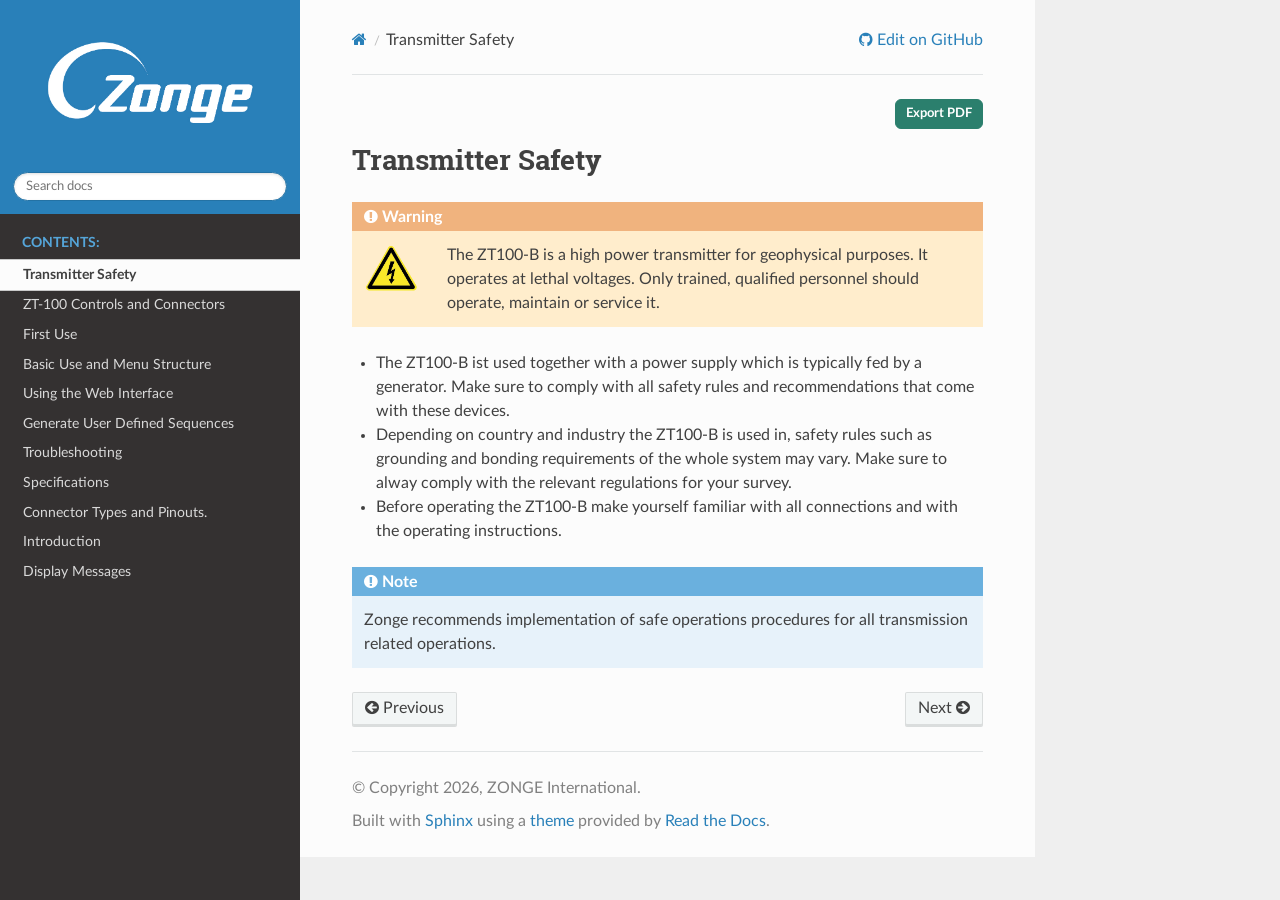
<file: safety.html>
<!DOCTYPE html>
<html class="writer-html5" lang="en" data-content_root="./">
<head>
  <meta charset="utf-8" /><meta name="viewport" content="width=device-width, initial-scale=1" />

  <meta name="viewport" content="width=device-width, initial-scale=1.0" />
  <title>Transmitter Safety &mdash; ZT-100 User Manual</title>
      <link rel="stylesheet" type="text/css" href="_static/pygments.css?v=b86133f3" />
      <link rel="stylesheet" type="text/css" href="_static/css/theme.css?v=9edc463e" />
      <link rel="stylesheet" type="text/css" href="_static/custom.css?v=055cedc8" />

  
    <link rel="shortcut icon" href="_static/zonge.ico"/>
      <script src="_static/jquery.js?v=5d32c60e"></script>
      <script src="_static/_sphinx_javascript_frameworks_compat.js?v=2cd50e6c"></script>
      <script src="_static/documentation_options.js?v=d5501fd1"></script>
      <script src="_static/doctools.js?v=fd6eb6e6"></script>
      <script src="_static/sphinx_highlight.js?v=6ffebe34"></script>
    <script src="_static/js/theme.js"></script>
    <link rel="index" title="Index" href="genindex.html" />
    <link rel="search" title="Search" href="search.html" />
    <link rel="next" title="ZT-100 Controls and Connectors" href="controls_connectors.html" />
    <link rel="prev" title="ZT100-B User Manual" href="index.html" /> 
</head>

<body class="wy-body-for-nav"> 
  <div class="wy-grid-for-nav">
    <nav data-toggle="wy-nav-shift" class="wy-nav-side">
      <div class="wy-side-scroll">
        <div class="wy-side-nav-search" >

          
          
          <a href="index.html">
            
              <img src="_static/Zonge_logo_white_transparent.png" class="logo" alt="Logo"/>
          </a>
<div role="search">
  <form id="rtd-search-form" class="wy-form" action="search.html" method="get">
    <input type="text" name="q" placeholder="Search docs" aria-label="Search docs" />
    <input type="hidden" name="check_keywords" value="yes" />
    <input type="hidden" name="area" value="default" />
  </form>
</div>
        </div><div class="wy-menu wy-menu-vertical" data-spy="affix" role="navigation" aria-label="Navigation menu">
              <p class="caption" role="heading"><span class="caption-text">Contents:</span></p>
<ul class="current">
<li class="toctree-l1 current"><a class="current reference internal" href="#">Transmitter Safety</a></li>
<li class="toctree-l1"><a class="reference internal" href="controls_connectors.html">ZT-100 Controls and Connectors</a></li>
<li class="toctree-l1"><a class="reference internal" href="first_use.html">First Use</a></li>
<li class="toctree-l1"><a class="reference internal" href="menu_structure.html">Basic Use and Menu Structure</a></li>
<li class="toctree-l1"><a class="reference internal" href="web_interface.html">Using the Web Interface</a></li>
<li class="toctree-l1"><a class="reference internal" href="user_generated_signals.html">Generate User Defined Sequences</a></li>
<li class="toctree-l1"><a class="reference internal" href="troubleshooting.html">Troubleshooting</a></li>
<li class="toctree-l1"><a class="reference internal" href="specifications.html">Specifications</a></li>
<li class="toctree-l1"><a class="reference internal" href="connectors.html">Connector Types and Pinouts.</a></li>
<li class="toctree-l1"><a class="reference internal" href="introduction.html">Introduction</a></li>
<li class="toctree-l1"><a class="reference internal" href="messages.html">Display Messages</a></li>
</ul>

        </div>
      </div>
    </nav>

    <section data-toggle="wy-nav-shift" class="wy-nav-content-wrap"><nav class="wy-nav-top" aria-label="Mobile navigation menu" >
          <i data-toggle="wy-nav-top" class="fa fa-bars"></i>
          <a href="index.html">ZT-100 User Manual</a>
      </nav>

      <div class="wy-nav-content">
        <div class="rst-content">
          <div role="navigation" aria-label="Page navigation">
  <ul class="wy-breadcrumbs">
      <li><a href="index.html" class="icon icon-home" aria-label="Home"></a></li>
      <li class="breadcrumb-item active">Transmitter Safety</li>
      <li class="wy-breadcrumbs-aside">
              <a href="https://github.com/ZONGE-International/ZT-100_User_Manual/blob/main/source/safety.rst" class="fa fa-github"> Edit on GitHub</a>
      </li>
  </ul>
  <hr/>
</div>
          <div role="main" class="document" itemscope="itemscope" itemtype="http://schema.org/Article">
<div class="zt-page-actions" role="navigation" aria-label="Page actions">
  <a class="zt-action-link zt-action-link-primary" href="_static/ZT-100_User_Manual.pdf" target="_blank" rel="noopener">Export PDF</a>
</div>

           <div itemprop="articleBody">
             
  <section id="transmitter-safety">
<h1>Transmitter Safety<a class="headerlink" href="#transmitter-safety" title="Link to this heading"></a></h1>
<div class="admonition warning">
<p class="admonition-title">Warning</p>
<a class="reference internal image-reference" href="_images/HighVoltageWarningSymbol_BG_removed.png"><img alt="_images/HighVoltageWarningSymbol_BG_removed.png" class="align-left" height="50" src="_images/HighVoltageWarningSymbol_BG_removed.png" width="59" />
</a>
<p>The ZT100-B is a high power transmitter for geophysical purposes. It operates at lethal voltages. Only trained, qualified personnel should operate, maintain or service it.</p>
</div>
<ul class="simple">
<li><p>The ZT100-B ist used together with a power supply which is typically fed by a generator. Make sure to comply with all safety rules and recommendations that come with these devices.</p></li>
<li><p>Depending on country and industry the ZT100-B is used in, safety rules such as grounding and bonding requirements of the whole system may vary. Make sure to alway comply with the relevant regulations for your survey.</p></li>
<li><p>Before operating the ZT100-B make yourself familiar with all connections and with the operating instructions.</p></li>
</ul>
<div class="admonition note">
<p class="admonition-title">Note</p>
<p>Zonge recommends implementation of safe operations procedures for all transmission related operations.</p>
</div>
</section>


           </div>
          </div>

          <footer><div class="rst-footer-buttons" role="navigation" aria-label="Footer">
        <a href="index.html" class="btn btn-neutral float-left" title="ZT100-B User Manual" accesskey="p" rel="prev"><span class="fa fa-arrow-circle-left" aria-hidden="true"></span> Previous</a>
        <a href="controls_connectors.html" class="btn btn-neutral float-right" title="ZT-100 Controls and Connectors" accesskey="n" rel="next">Next <span class="fa fa-arrow-circle-right" aria-hidden="true"></span></a>
    </div>

  <hr/>

  <div role="contentinfo">
    <p>&#169; Copyright 2026, ZONGE International.</p>
  </div>

  Built with <a href="https://www.sphinx-doc.org/">Sphinx</a> using a
    <a href="https://github.com/readthedocs/sphinx_rtd_theme">theme</a>
    provided by <a href="https://readthedocs.org">Read the Docs</a>.
   

</footer>
        </div>
      </div>
    </section>
  </div>
  <script>
      jQuery(function () {
          SphinxRtdTheme.Navigation.enable(true);
      });
  </script> 

</body>
</html>
</file>
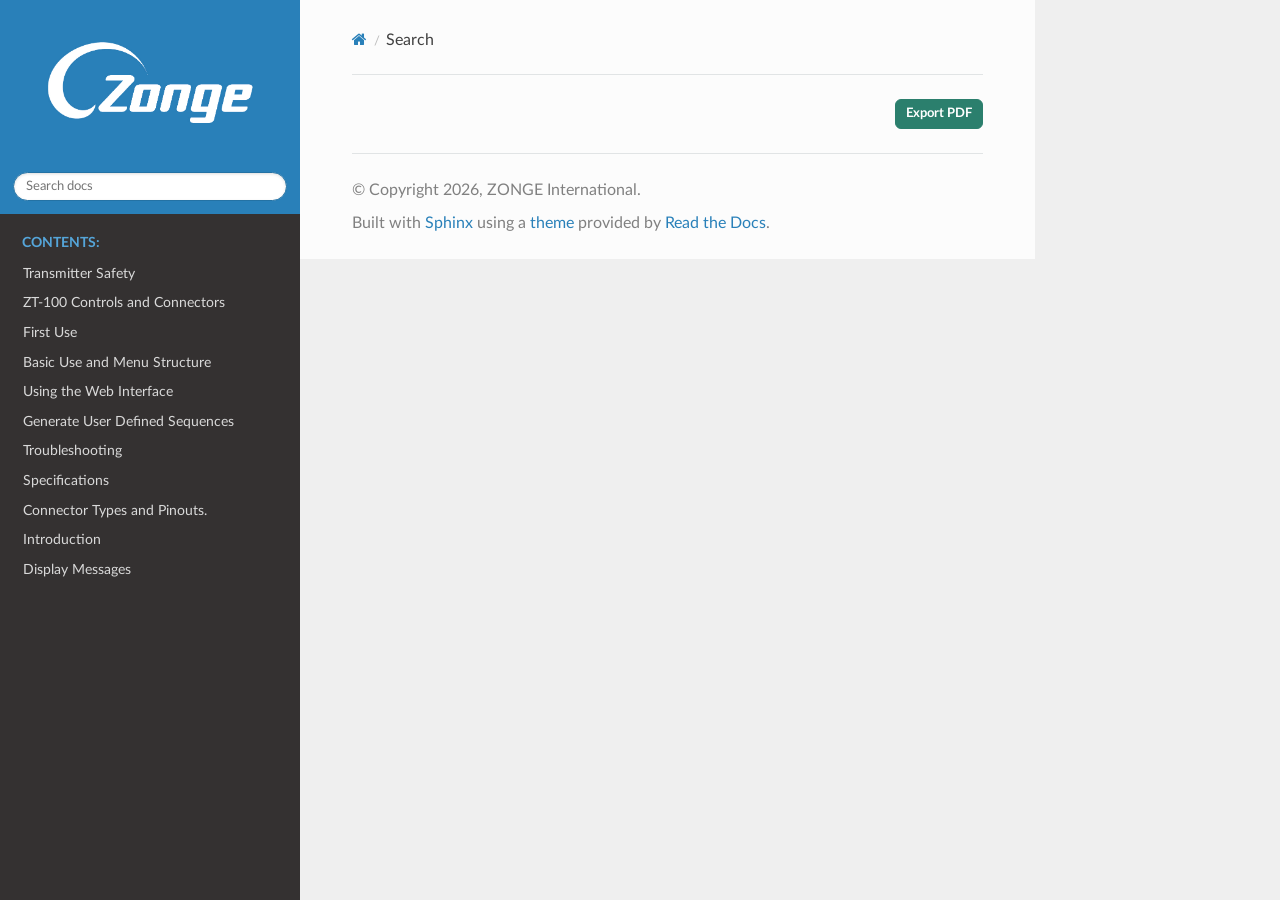
<file: search.html>
<!DOCTYPE html>
<html class="writer-html5" lang="en" data-content_root="./">
<head>
  <meta charset="utf-8" />
  <meta name="viewport" content="width=device-width, initial-scale=1.0" />
  <title>Search &mdash; ZT-100 User Manual</title>
      <link rel="stylesheet" type="text/css" href="_static/pygments.css?v=b86133f3" />
      <link rel="stylesheet" type="text/css" href="_static/css/theme.css?v=9edc463e" />
      <link rel="stylesheet" type="text/css" href="_static/custom.css?v=055cedc8" />

  
    <link rel="shortcut icon" href="_static/zonge.ico"/>
    
      <script src="_static/jquery.js?v=5d32c60e"></script>
      <script src="_static/_sphinx_javascript_frameworks_compat.js?v=2cd50e6c"></script>
      <script src="_static/documentation_options.js?v=d5501fd1"></script>
      <script src="_static/doctools.js?v=fd6eb6e6"></script>
      <script src="_static/sphinx_highlight.js?v=6ffebe34"></script>
    <script src="_static/js/theme.js"></script>
    <script src="_static/searchtools.js"></script>
    <script src="_static/language_data.js"></script>
    <link rel="index" title="Index" href="genindex.html" />
    <link rel="search" title="Search" href="#" /> 
</head>

<body class="wy-body-for-nav"> 
  <div class="wy-grid-for-nav">
    <nav data-toggle="wy-nav-shift" class="wy-nav-side">
      <div class="wy-side-scroll">
        <div class="wy-side-nav-search" >

          
          
          <a href="index.html">
            
              <img src="_static/Zonge_logo_white_transparent.png" class="logo" alt="Logo"/>
          </a>
<div role="search">
  <form id="rtd-search-form" class="wy-form" action="#" method="get">
    <input type="text" name="q" placeholder="Search docs" aria-label="Search docs" />
    <input type="hidden" name="check_keywords" value="yes" />
    <input type="hidden" name="area" value="default" />
  </form>
</div>
        </div><div class="wy-menu wy-menu-vertical" data-spy="affix" role="navigation" aria-label="Navigation menu">
              <p class="caption" role="heading"><span class="caption-text">Contents:</span></p>
<ul>
<li class="toctree-l1"><a class="reference internal" href="safety.html">Transmitter Safety</a></li>
<li class="toctree-l1"><a class="reference internal" href="controls_connectors.html">ZT-100 Controls and Connectors</a></li>
<li class="toctree-l1"><a class="reference internal" href="first_use.html">First Use</a></li>
<li class="toctree-l1"><a class="reference internal" href="menu_structure.html">Basic Use and Menu Structure</a></li>
<li class="toctree-l1"><a class="reference internal" href="web_interface.html">Using the Web Interface</a></li>
<li class="toctree-l1"><a class="reference internal" href="user_generated_signals.html">Generate User Defined Sequences</a></li>
<li class="toctree-l1"><a class="reference internal" href="troubleshooting.html">Troubleshooting</a></li>
<li class="toctree-l1"><a class="reference internal" href="specifications.html">Specifications</a></li>
<li class="toctree-l1"><a class="reference internal" href="connectors.html">Connector Types and Pinouts.</a></li>
<li class="toctree-l1"><a class="reference internal" href="introduction.html">Introduction</a></li>
<li class="toctree-l1"><a class="reference internal" href="messages.html">Display Messages</a></li>
</ul>

        </div>
      </div>
    </nav>

    <section data-toggle="wy-nav-shift" class="wy-nav-content-wrap"><nav class="wy-nav-top" aria-label="Mobile navigation menu" >
          <i data-toggle="wy-nav-top" class="fa fa-bars"></i>
          <a href="index.html">ZT-100 User Manual</a>
      </nav>

      <div class="wy-nav-content">
        <div class="rst-content">
          <div role="navigation" aria-label="Page navigation">
  <ul class="wy-breadcrumbs">
      <li><a href="index.html" class="icon icon-home" aria-label="Home"></a></li>
      <li class="breadcrumb-item active">Search</li>
      <li class="wy-breadcrumbs-aside">
      </li>
  </ul>
  <hr/>
</div>
          <div role="main" class="document" itemscope="itemscope" itemtype="http://schema.org/Article">
<div class="zt-page-actions" role="navigation" aria-label="Page actions">
  <a class="zt-action-link zt-action-link-primary" href="_static/ZT-100_User_Manual.pdf" target="_blank" rel="noopener">Export PDF</a>
</div>

           <div itemprop="articleBody">
             
  <noscript>
  <div id="fallback" class="admonition warning">
    <p class="last">
      Please activate JavaScript to enable the search functionality.
    </p>
  </div>
  </noscript>

  
  <div id="search-results">
  
  </div>

           </div>
          </div>

          <footer>

  <hr/>

  <div role="contentinfo">
    <p>&#169; Copyright 2026, ZONGE International.</p>
  </div>

  Built with <a href="https://www.sphinx-doc.org/">Sphinx</a> using a
    <a href="https://github.com/readthedocs/sphinx_rtd_theme">theme</a>
    provided by <a href="https://readthedocs.org">Read the Docs</a>.
   

</footer>
        </div>
      </div>
    </section>
  </div>
  <script>
      jQuery(function () {
          SphinxRtdTheme.Navigation.enable(true);
      });
  </script>
  <script>
    jQuery(function() { Search.loadIndex("searchindex.js"); });
  </script>
  
  <script id="searchindexloader"></script>
   


</body>
</html>
</file>
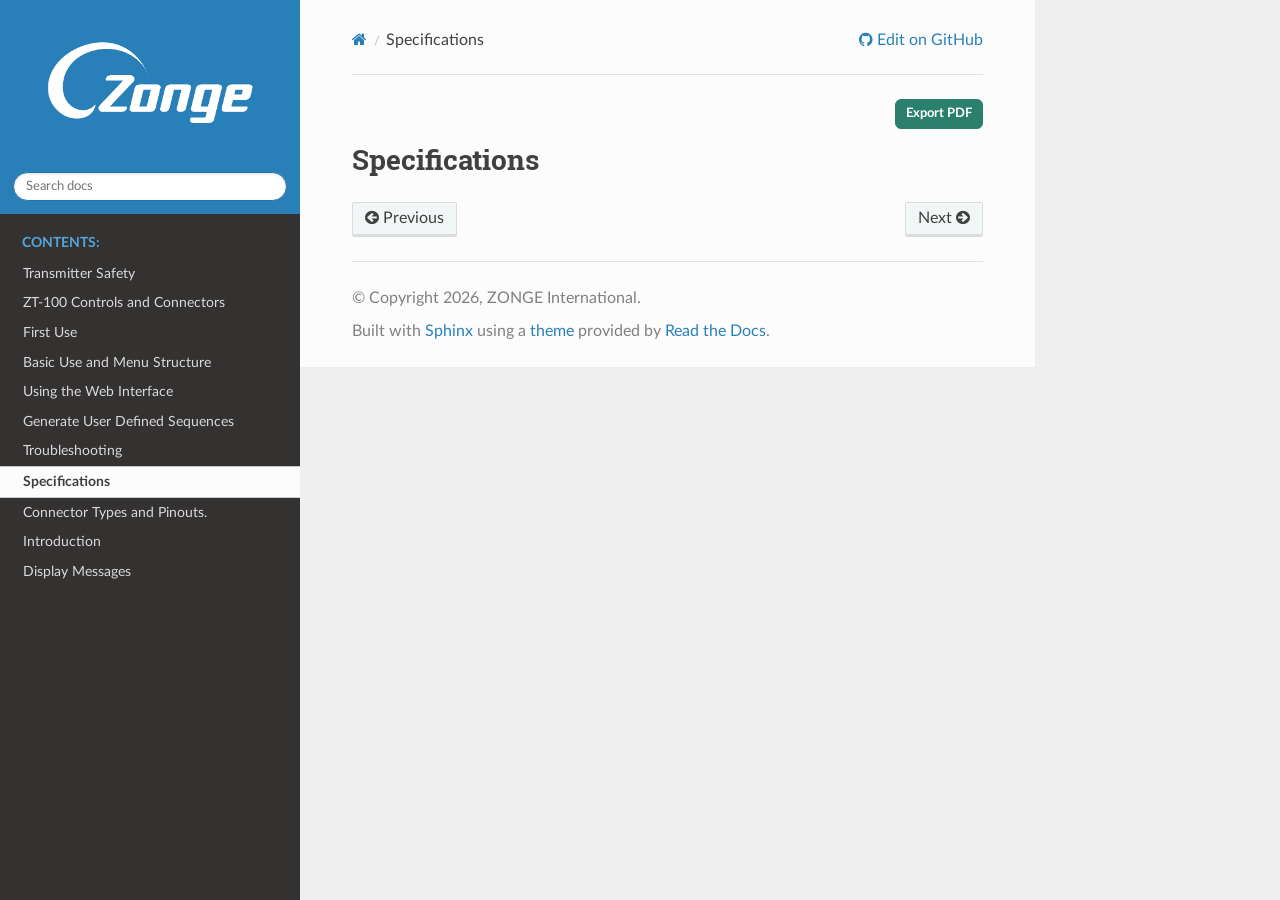
<file: specifications.html>
<!DOCTYPE html>
<html class="writer-html5" lang="en" data-content_root="./">
<head>
  <meta charset="utf-8" /><meta name="viewport" content="width=device-width, initial-scale=1" />

  <meta name="viewport" content="width=device-width, initial-scale=1.0" />
  <title>Specifications &mdash; ZT-100 User Manual</title>
      <link rel="stylesheet" type="text/css" href="_static/pygments.css?v=b86133f3" />
      <link rel="stylesheet" type="text/css" href="_static/css/theme.css?v=9edc463e" />
      <link rel="stylesheet" type="text/css" href="_static/custom.css?v=055cedc8" />

  
    <link rel="shortcut icon" href="_static/zonge.ico"/>
      <script src="_static/jquery.js?v=5d32c60e"></script>
      <script src="_static/_sphinx_javascript_frameworks_compat.js?v=2cd50e6c"></script>
      <script src="_static/documentation_options.js?v=d5501fd1"></script>
      <script src="_static/doctools.js?v=fd6eb6e6"></script>
      <script src="_static/sphinx_highlight.js?v=6ffebe34"></script>
    <script src="_static/js/theme.js"></script>
    <link rel="index" title="Index" href="genindex.html" />
    <link rel="search" title="Search" href="search.html" />
    <link rel="next" title="Connector Types and Pinouts." href="connectors.html" />
    <link rel="prev" title="Troubleshooting" href="troubleshooting.html" /> 
</head>

<body class="wy-body-for-nav"> 
  <div class="wy-grid-for-nav">
    <nav data-toggle="wy-nav-shift" class="wy-nav-side">
      <div class="wy-side-scroll">
        <div class="wy-side-nav-search" >

          
          
          <a href="index.html">
            
              <img src="_static/Zonge_logo_white_transparent.png" class="logo" alt="Logo"/>
          </a>
<div role="search">
  <form id="rtd-search-form" class="wy-form" action="search.html" method="get">
    <input type="text" name="q" placeholder="Search docs" aria-label="Search docs" />
    <input type="hidden" name="check_keywords" value="yes" />
    <input type="hidden" name="area" value="default" />
  </form>
</div>
        </div><div class="wy-menu wy-menu-vertical" data-spy="affix" role="navigation" aria-label="Navigation menu">
              <p class="caption" role="heading"><span class="caption-text">Contents:</span></p>
<ul class="current">
<li class="toctree-l1"><a class="reference internal" href="safety.html">Transmitter Safety</a></li>
<li class="toctree-l1"><a class="reference internal" href="controls_connectors.html">ZT-100 Controls and Connectors</a></li>
<li class="toctree-l1"><a class="reference internal" href="first_use.html">First Use</a></li>
<li class="toctree-l1"><a class="reference internal" href="menu_structure.html">Basic Use and Menu Structure</a></li>
<li class="toctree-l1"><a class="reference internal" href="web_interface.html">Using the Web Interface</a></li>
<li class="toctree-l1"><a class="reference internal" href="user_generated_signals.html">Generate User Defined Sequences</a></li>
<li class="toctree-l1"><a class="reference internal" href="troubleshooting.html">Troubleshooting</a></li>
<li class="toctree-l1 current"><a class="current reference internal" href="#">Specifications</a></li>
<li class="toctree-l1"><a class="reference internal" href="connectors.html">Connector Types and Pinouts.</a></li>
<li class="toctree-l1"><a class="reference internal" href="introduction.html">Introduction</a></li>
<li class="toctree-l1"><a class="reference internal" href="messages.html">Display Messages</a></li>
</ul>

        </div>
      </div>
    </nav>

    <section data-toggle="wy-nav-shift" class="wy-nav-content-wrap"><nav class="wy-nav-top" aria-label="Mobile navigation menu" >
          <i data-toggle="wy-nav-top" class="fa fa-bars"></i>
          <a href="index.html">ZT-100 User Manual</a>
      </nav>

      <div class="wy-nav-content">
        <div class="rst-content">
          <div role="navigation" aria-label="Page navigation">
  <ul class="wy-breadcrumbs">
      <li><a href="index.html" class="icon icon-home" aria-label="Home"></a></li>
      <li class="breadcrumb-item active">Specifications</li>
      <li class="wy-breadcrumbs-aside">
              <a href="https://github.com/ZONGE-International/ZT-100_User_Manual/blob/main/source/specifications.rst" class="fa fa-github"> Edit on GitHub</a>
      </li>
  </ul>
  <hr/>
</div>
          <div role="main" class="document" itemscope="itemscope" itemtype="http://schema.org/Article">
<div class="zt-page-actions" role="navigation" aria-label="Page actions">
  <a class="zt-action-link zt-action-link-primary" href="_static/ZT-100_User_Manual.pdf" target="_blank" rel="noopener">Export PDF</a>
</div>

           <div itemprop="articleBody">
             
  <section id="specifications">
<h1>Specifications<a class="headerlink" href="#specifications" title="Link to this heading"></a></h1>
</section>


           </div>
          </div>

          <footer><div class="rst-footer-buttons" role="navigation" aria-label="Footer">
        <a href="troubleshooting.html" class="btn btn-neutral float-left" title="Troubleshooting" accesskey="p" rel="prev"><span class="fa fa-arrow-circle-left" aria-hidden="true"></span> Previous</a>
        <a href="connectors.html" class="btn btn-neutral float-right" title="Connector Types and Pinouts." accesskey="n" rel="next">Next <span class="fa fa-arrow-circle-right" aria-hidden="true"></span></a>
    </div>

  <hr/>

  <div role="contentinfo">
    <p>&#169; Copyright 2026, ZONGE International.</p>
  </div>

  Built with <a href="https://www.sphinx-doc.org/">Sphinx</a> using a
    <a href="https://github.com/readthedocs/sphinx_rtd_theme">theme</a>
    provided by <a href="https://readthedocs.org">Read the Docs</a>.
   

</footer>
        </div>
      </div>
    </section>
  </div>
  <script>
      jQuery(function () {
          SphinxRtdTheme.Navigation.enable(true);
      });
  </script> 

</body>
</html>
</file>
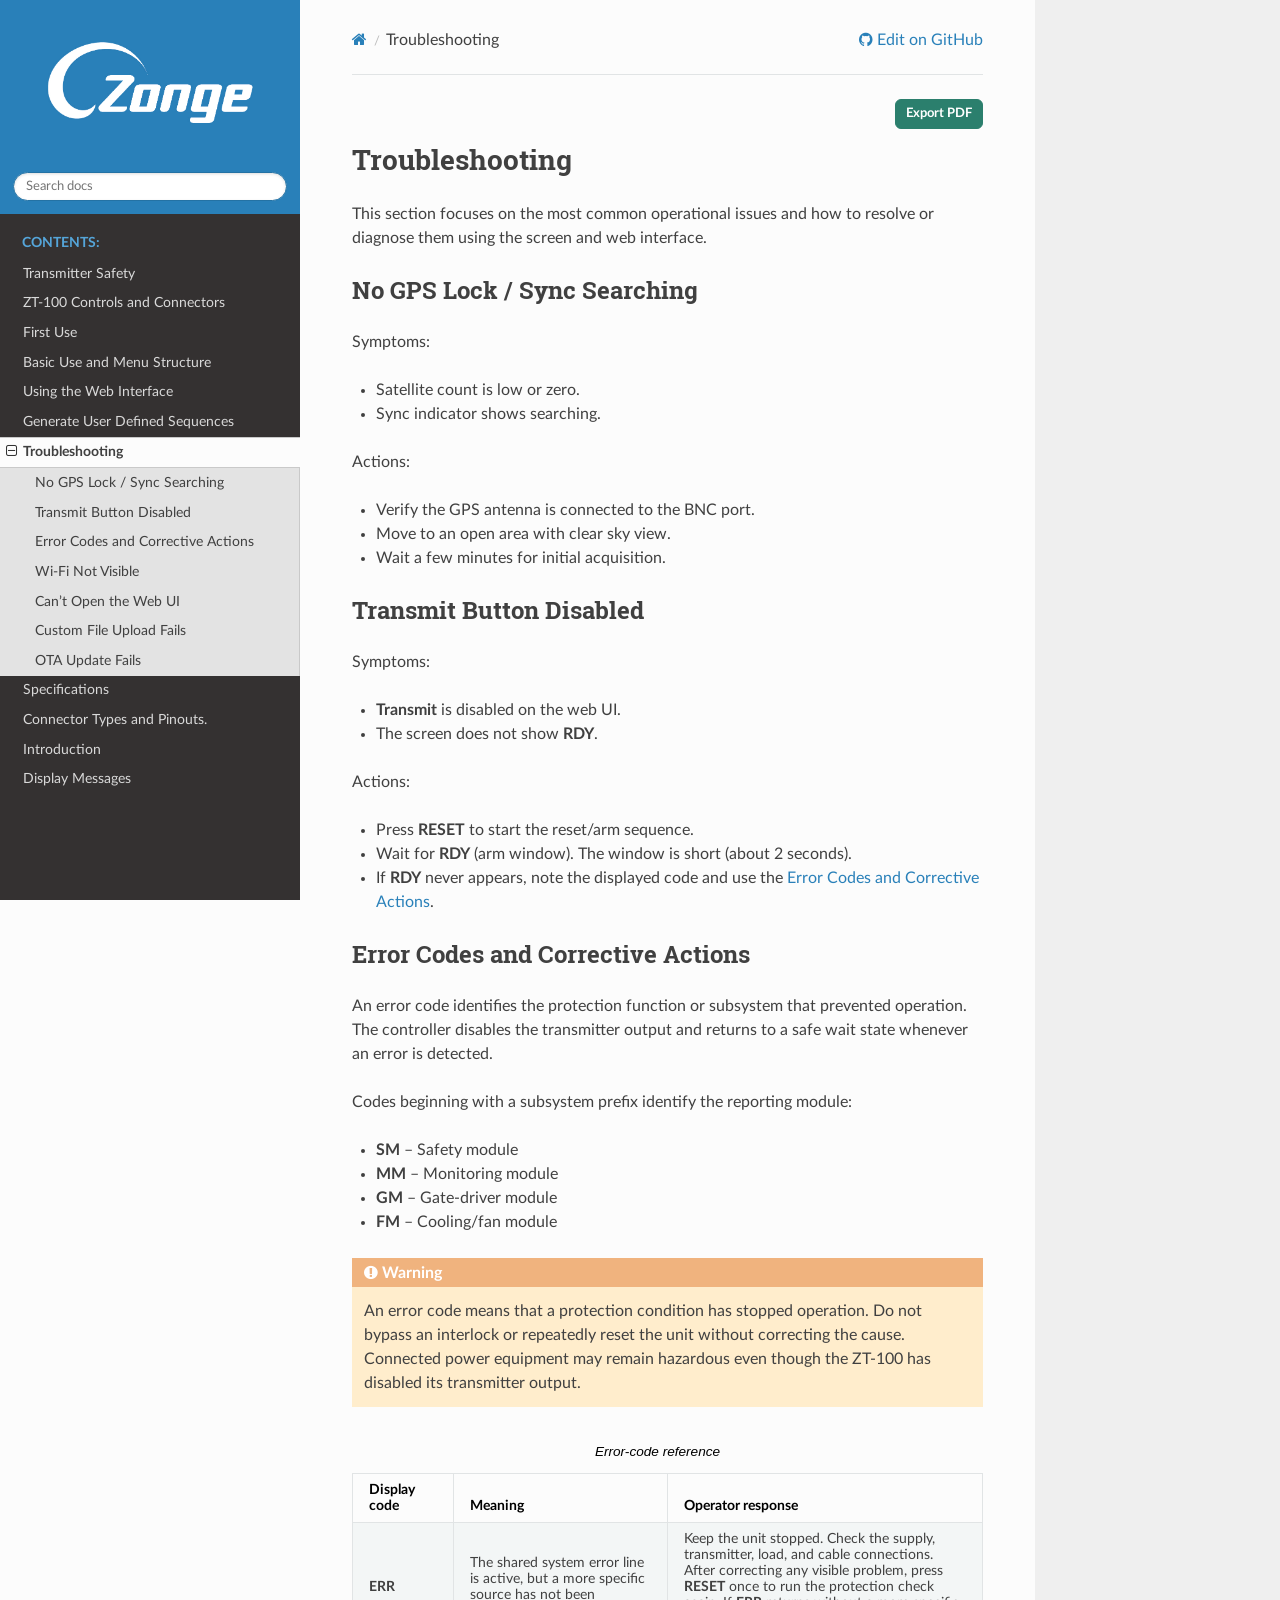
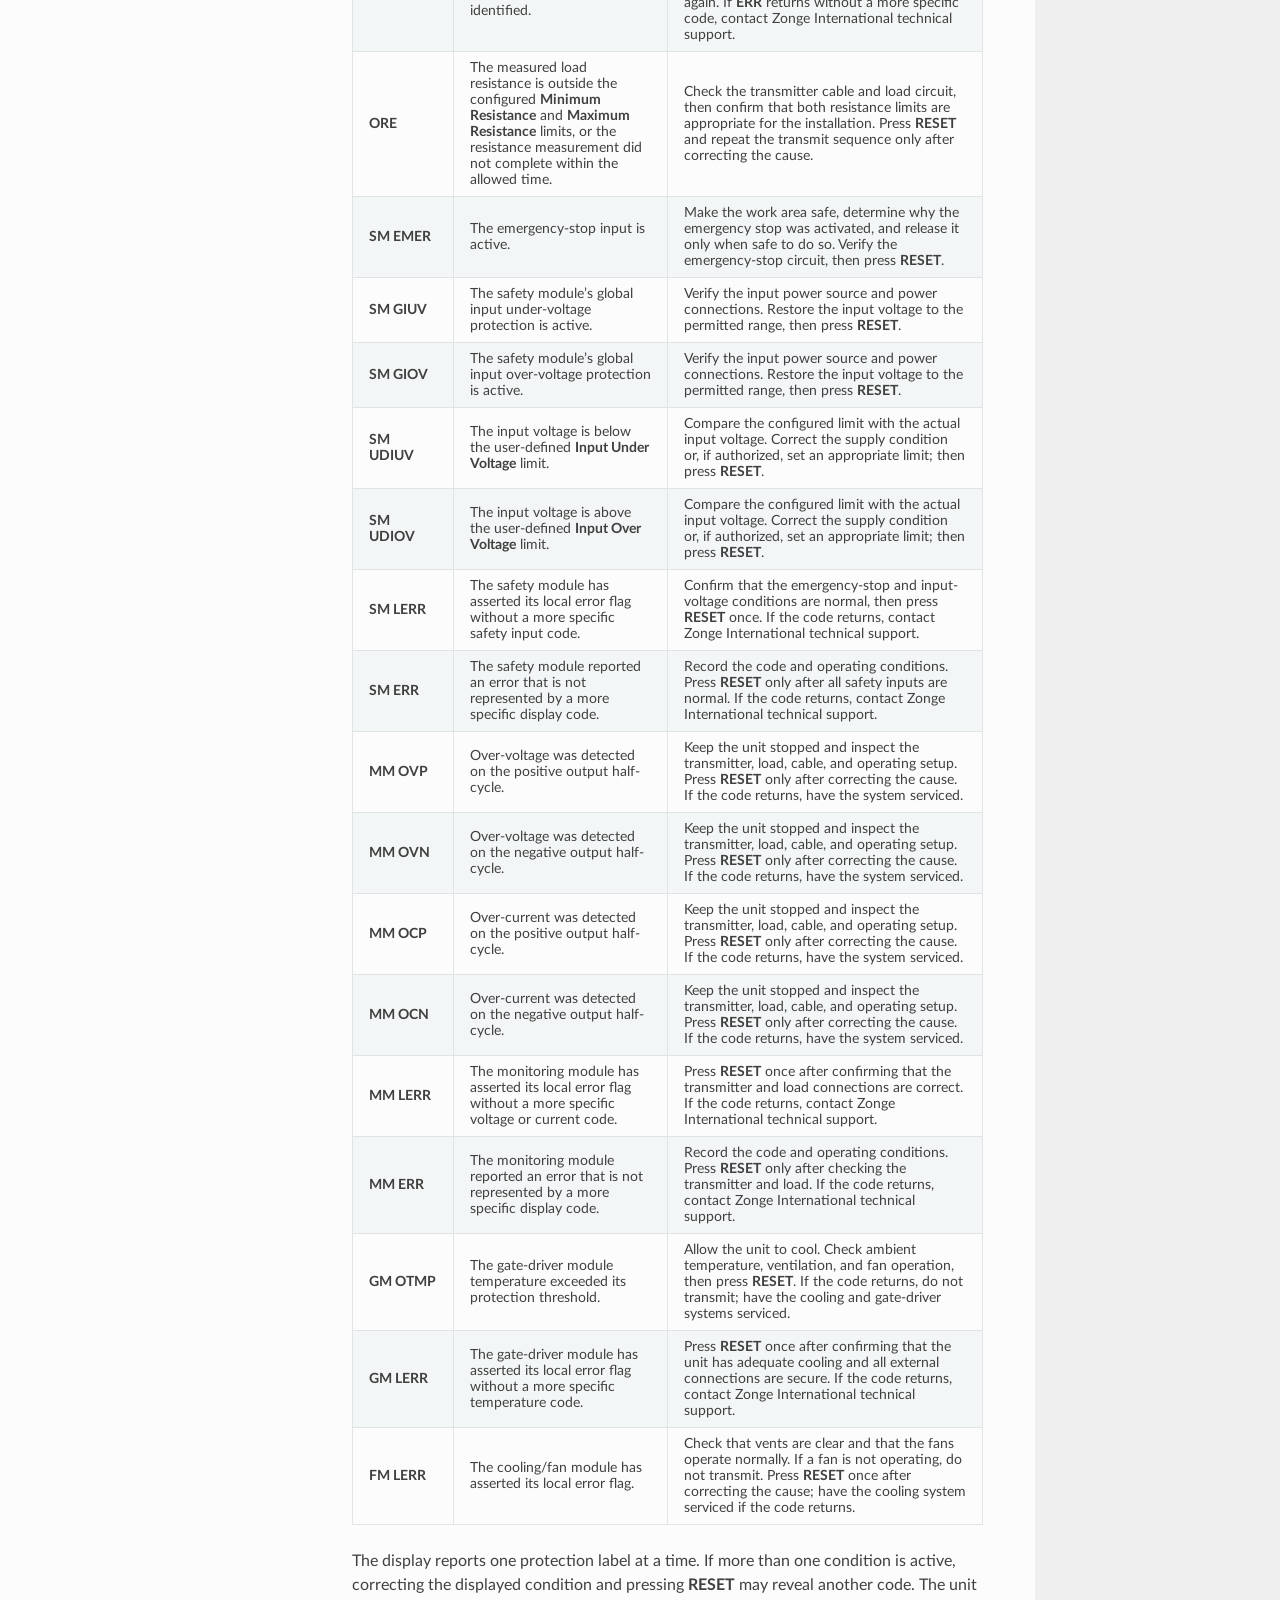
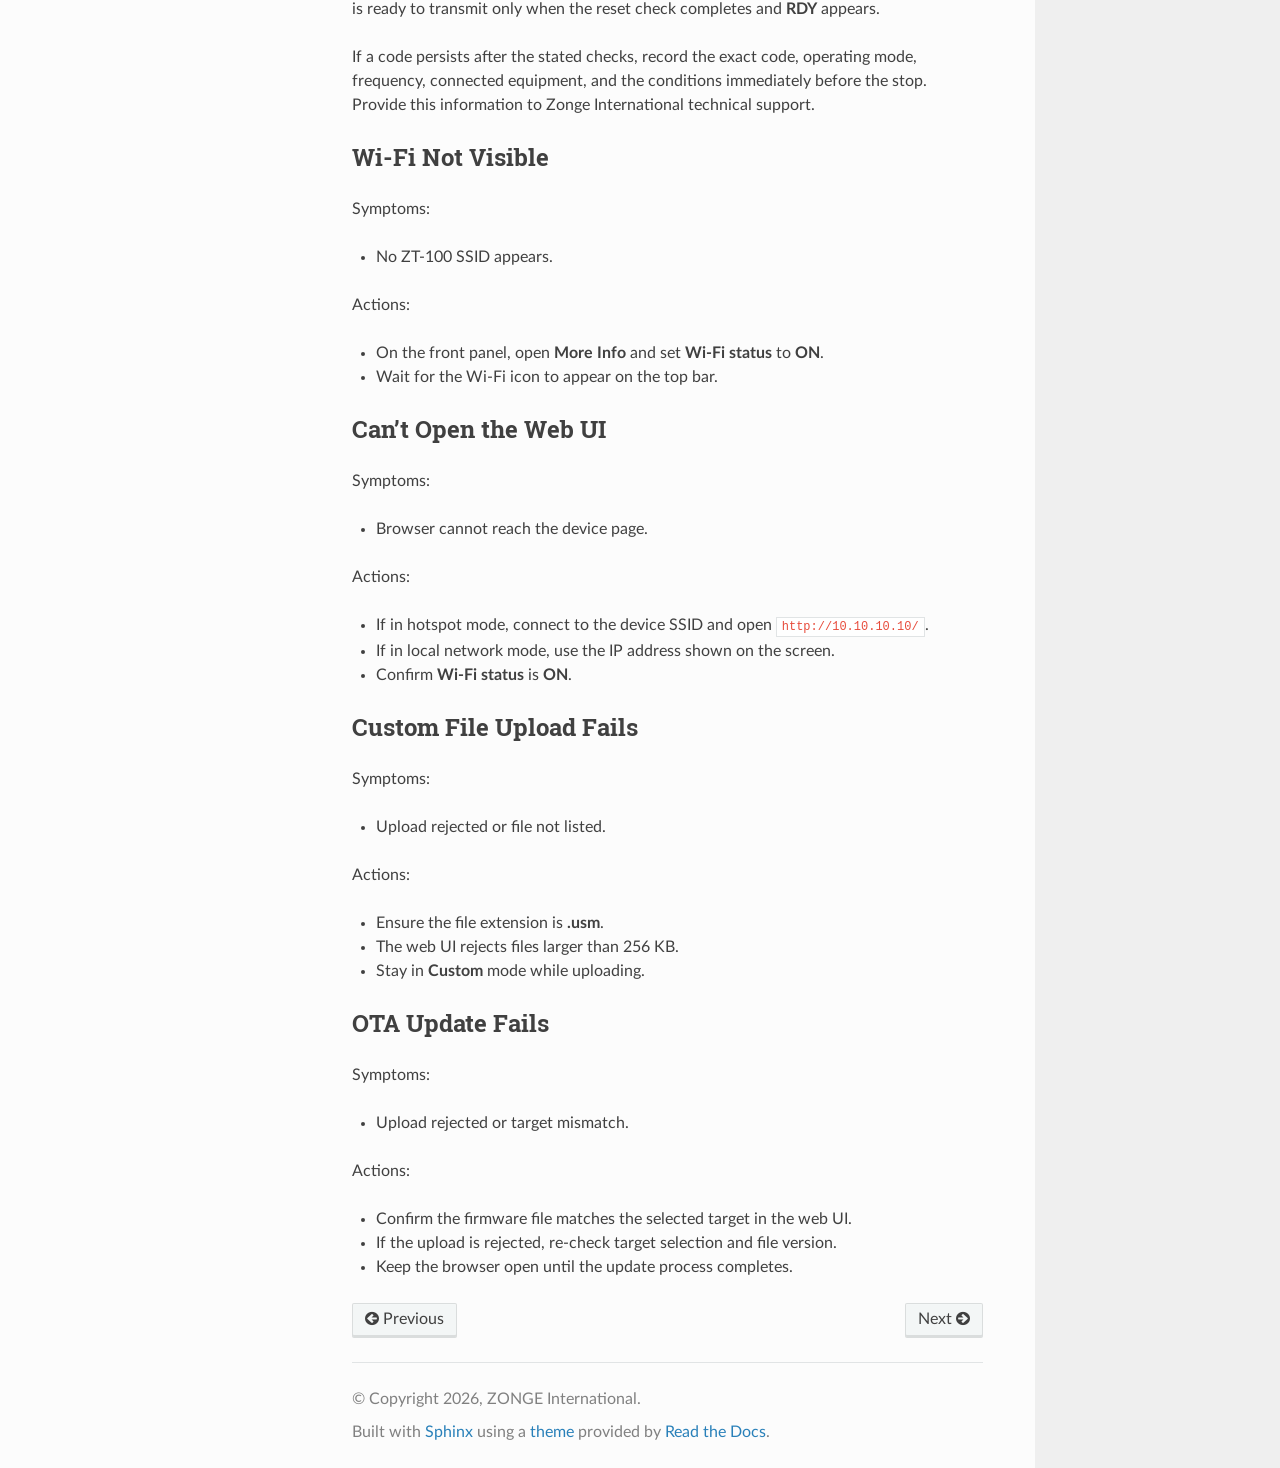
<file: troubleshooting.html>
<!DOCTYPE html>
<html class="writer-html5" lang="en" data-content_root="./">
<head>
  <meta charset="utf-8" /><meta name="viewport" content="width=device-width, initial-scale=1" />

  <meta name="viewport" content="width=device-width, initial-scale=1.0" />
  <title>Troubleshooting &mdash; ZT-100 User Manual</title>
      <link rel="stylesheet" type="text/css" href="_static/pygments.css?v=b86133f3" />
      <link rel="stylesheet" type="text/css" href="_static/css/theme.css?v=9edc463e" />
      <link rel="stylesheet" type="text/css" href="_static/custom.css?v=055cedc8" />

  
    <link rel="shortcut icon" href="_static/zonge.ico"/>
      <script src="_static/jquery.js?v=5d32c60e"></script>
      <script src="_static/_sphinx_javascript_frameworks_compat.js?v=2cd50e6c"></script>
      <script src="_static/documentation_options.js?v=d5501fd1"></script>
      <script src="_static/doctools.js?v=fd6eb6e6"></script>
      <script src="_static/sphinx_highlight.js?v=6ffebe34"></script>
    <script src="_static/js/theme.js"></script>
    <link rel="index" title="Index" href="genindex.html" />
    <link rel="search" title="Search" href="search.html" />
    <link rel="next" title="Specifications" href="specifications.html" />
    <link rel="prev" title="Generate User Defined Sequences" href="user_generated_signals.html" /> 
</head>

<body class="wy-body-for-nav"> 
  <div class="wy-grid-for-nav">
    <nav data-toggle="wy-nav-shift" class="wy-nav-side">
      <div class="wy-side-scroll">
        <div class="wy-side-nav-search" >

          
          
          <a href="index.html">
            
              <img src="_static/Zonge_logo_white_transparent.png" class="logo" alt="Logo"/>
          </a>
<div role="search">
  <form id="rtd-search-form" class="wy-form" action="search.html" method="get">
    <input type="text" name="q" placeholder="Search docs" aria-label="Search docs" />
    <input type="hidden" name="check_keywords" value="yes" />
    <input type="hidden" name="area" value="default" />
  </form>
</div>
        </div><div class="wy-menu wy-menu-vertical" data-spy="affix" role="navigation" aria-label="Navigation menu">
              <p class="caption" role="heading"><span class="caption-text">Contents:</span></p>
<ul class="current">
<li class="toctree-l1"><a class="reference internal" href="safety.html">Transmitter Safety</a></li>
<li class="toctree-l1"><a class="reference internal" href="controls_connectors.html">ZT-100 Controls and Connectors</a></li>
<li class="toctree-l1"><a class="reference internal" href="first_use.html">First Use</a></li>
<li class="toctree-l1"><a class="reference internal" href="menu_structure.html">Basic Use and Menu Structure</a></li>
<li class="toctree-l1"><a class="reference internal" href="web_interface.html">Using the Web Interface</a></li>
<li class="toctree-l1"><a class="reference internal" href="user_generated_signals.html">Generate User Defined Sequences</a></li>
<li class="toctree-l1 current"><a class="current reference internal" href="#">Troubleshooting</a><ul>
<li class="toctree-l2"><a class="reference internal" href="#no-gps-lock-sync-searching">No GPS Lock / Sync Searching</a></li>
<li class="toctree-l2"><a class="reference internal" href="#transmit-button-disabled">Transmit Button Disabled</a></li>
<li class="toctree-l2"><a class="reference internal" href="#error-codes-and-corrective-actions">Error Codes and Corrective Actions</a></li>
<li class="toctree-l2"><a class="reference internal" href="#wi-fi-not-visible">Wi-Fi Not Visible</a></li>
<li class="toctree-l2"><a class="reference internal" href="#can-t-open-the-web-ui">Can’t Open the Web UI</a></li>
<li class="toctree-l2"><a class="reference internal" href="#custom-file-upload-fails">Custom File Upload Fails</a></li>
<li class="toctree-l2"><a class="reference internal" href="#ota-update-fails">OTA Update Fails</a></li>
</ul>
</li>
<li class="toctree-l1"><a class="reference internal" href="specifications.html">Specifications</a></li>
<li class="toctree-l1"><a class="reference internal" href="connectors.html">Connector Types and Pinouts.</a></li>
<li class="toctree-l1"><a class="reference internal" href="introduction.html">Introduction</a></li>
<li class="toctree-l1"><a class="reference internal" href="messages.html">Display Messages</a></li>
</ul>

        </div>
      </div>
    </nav>

    <section data-toggle="wy-nav-shift" class="wy-nav-content-wrap"><nav class="wy-nav-top" aria-label="Mobile navigation menu" >
          <i data-toggle="wy-nav-top" class="fa fa-bars"></i>
          <a href="index.html">ZT-100 User Manual</a>
      </nav>

      <div class="wy-nav-content">
        <div class="rst-content">
          <div role="navigation" aria-label="Page navigation">
  <ul class="wy-breadcrumbs">
      <li><a href="index.html" class="icon icon-home" aria-label="Home"></a></li>
      <li class="breadcrumb-item active">Troubleshooting</li>
      <li class="wy-breadcrumbs-aside">
              <a href="https://github.com/ZONGE-International/ZT-100_User_Manual/blob/main/source/troubleshooting.rst" class="fa fa-github"> Edit on GitHub</a>
      </li>
  </ul>
  <hr/>
</div>
          <div role="main" class="document" itemscope="itemscope" itemtype="http://schema.org/Article">
<div class="zt-page-actions" role="navigation" aria-label="Page actions">
  <a class="zt-action-link zt-action-link-primary" href="_static/ZT-100_User_Manual.pdf" target="_blank" rel="noopener">Export PDF</a>
</div>

           <div itemprop="articleBody">
             
  <section id="troubleshooting">
<h1>Troubleshooting<a class="headerlink" href="#troubleshooting" title="Link to this heading"></a></h1>
<p>This section focuses on the most common operational issues and how to resolve
or diagnose them using the screen and web interface.</p>
<section id="no-gps-lock-sync-searching">
<h2>No GPS Lock / Sync Searching<a class="headerlink" href="#no-gps-lock-sync-searching" title="Link to this heading"></a></h2>
<p>Symptoms:</p>
<ul class="simple">
<li><p>Satellite count is low or zero.</p></li>
<li><p>Sync indicator shows searching.</p></li>
</ul>
<p>Actions:</p>
<ul class="simple">
<li><p>Verify the GPS antenna is connected to the BNC port.</p></li>
<li><p>Move to an open area with clear sky view.</p></li>
<li><p>Wait a few minutes for initial acquisition.</p></li>
</ul>
</section>
<section id="transmit-button-disabled">
<h2>Transmit Button Disabled<a class="headerlink" href="#transmit-button-disabled" title="Link to this heading"></a></h2>
<p>Symptoms:</p>
<ul class="simple">
<li><p><strong>Transmit</strong> is disabled on the web UI.</p></li>
<li><p>The screen does not show <strong>RDY</strong>.</p></li>
</ul>
<p>Actions:</p>
<ul class="simple">
<li><p>Press <strong>RESET</strong> to start the reset/arm sequence.</p></li>
<li><p>Wait for <strong>RDY</strong> (arm window). The window is short (about 2 seconds).</p></li>
<li><p>If <strong>RDY</strong> never appears, note the displayed code and use the
<a class="reference internal" href="#zt100-error-code-reference"><span class="std std-ref">Error Codes and Corrective Actions</span></a>.</p></li>
</ul>
</section>
<section id="error-codes-and-corrective-actions">
<span id="zt100-error-code-reference"></span><h2>Error Codes and Corrective Actions<a class="headerlink" href="#error-codes-and-corrective-actions" title="Link to this heading"></a></h2>
<p>An error code identifies the protection function or subsystem that prevented
operation. The controller disables the transmitter output and returns to a
safe wait state whenever an error is detected.</p>
<p>Codes beginning with a subsystem prefix identify the reporting module:</p>
<ul class="simple">
<li><p><strong>SM</strong> – Safety module</p></li>
<li><p><strong>MM</strong> – Monitoring module</p></li>
<li><p><strong>GM</strong> – Gate-driver module</p></li>
<li><p><strong>FM</strong> – Cooling/fan module</p></li>
</ul>
<div class="admonition warning">
<p class="admonition-title">Warning</p>
<p>An error code means that a protection condition has stopped operation.
Do not bypass an interlock or repeatedly reset the unit without correcting
the cause. Connected power equipment may remain hazardous even though the
ZT-100 has disabled its transmitter output.</p>
</div>
<table class="zt-error-code-table docutils align-default" id="id1">
<caption><span class="caption-text">Error-code reference</span><a class="headerlink" href="#id1" title="Link to this table"></a></caption>
<colgroup>
<col style="width: 16.0%" />
<col style="width: 34.0%" />
<col style="width: 50.0%" />
</colgroup>
<thead>
<tr class="row-odd"><th class="head"><p>Display code</p></th>
<th class="head"><p>Meaning</p></th>
<th class="head"><p>Operator response</p></th>
</tr>
</thead>
<tbody>
<tr class="row-even"><td><p><strong>ERR</strong></p></td>
<td><p>The shared system error line is active, but a more specific source has
not been identified.</p></td>
<td><p>Keep the unit stopped. Check the supply, transmitter, load, and cable
connections. After correcting any visible problem, press <strong>RESET</strong> once
to run the protection check again. If <strong>ERR</strong> returns without a more
specific code, contact Zonge International technical support.</p></td>
</tr>
<tr class="row-odd"><td><p><strong>ORE</strong></p></td>
<td><p>The measured load resistance is outside the configured <strong>Minimum
Resistance</strong> and <strong>Maximum Resistance</strong> limits, or the resistance
measurement did not complete within the allowed time.</p></td>
<td><p>Check the transmitter cable and load circuit, then confirm that both
resistance limits are appropriate for the installation. Press <strong>RESET</strong>
and repeat the transmit sequence only after correcting the cause.</p></td>
</tr>
<tr class="row-even"><td><p><strong>SM EMER</strong></p></td>
<td><p>The emergency-stop input is active.</p></td>
<td><p>Make the work area safe, determine why the emergency stop was
activated, and release it only when safe to do so. Verify the
emergency-stop circuit, then press <strong>RESET</strong>.</p></td>
</tr>
<tr class="row-odd"><td><p><strong>SM GIUV</strong></p></td>
<td><p>The safety module’s global input under-voltage protection is active.</p></td>
<td><p>Verify the input power source and power connections. Restore the input
voltage to the permitted range, then press <strong>RESET</strong>.</p></td>
</tr>
<tr class="row-even"><td><p><strong>SM GIOV</strong></p></td>
<td><p>The safety module’s global input over-voltage protection is active.</p></td>
<td><p>Verify the input power source and power connections. Restore the input
voltage to the permitted range, then press <strong>RESET</strong>.</p></td>
</tr>
<tr class="row-odd"><td><p><strong>SM UDIUV</strong></p></td>
<td><p>The input voltage is below the user-defined <strong>Input Under Voltage</strong>
limit.</p></td>
<td><p>Compare the configured limit with the actual input voltage. Correct the
supply condition or, if authorized, set an appropriate limit; then
press <strong>RESET</strong>.</p></td>
</tr>
<tr class="row-even"><td><p><strong>SM UDIOV</strong></p></td>
<td><p>The input voltage is above the user-defined <strong>Input Over Voltage</strong>
limit.</p></td>
<td><p>Compare the configured limit with the actual input voltage. Correct the
supply condition or, if authorized, set an appropriate limit; then
press <strong>RESET</strong>.</p></td>
</tr>
<tr class="row-odd"><td><p><strong>SM LERR</strong></p></td>
<td><p>The safety module has asserted its local error flag without a more
specific safety input code.</p></td>
<td><p>Confirm that the emergency-stop and input-voltage conditions are
normal, then press <strong>RESET</strong> once. If the code returns, contact Zonge
International technical support.</p></td>
</tr>
<tr class="row-even"><td><p><strong>SM ERR</strong></p></td>
<td><p>The safety module reported an error that is not represented by a more
specific display code.</p></td>
<td><p>Record the code and operating conditions. Press <strong>RESET</strong> only after all
safety inputs are normal. If the code returns, contact Zonge
International technical support.</p></td>
</tr>
<tr class="row-odd"><td><p><strong>MM OVP</strong></p></td>
<td><p>Over-voltage was detected on the positive output half-cycle.</p></td>
<td><p>Keep the unit stopped and inspect the transmitter, load, cable, and
operating setup. Press <strong>RESET</strong> only after correcting the cause. If the
code returns, have the system serviced.</p></td>
</tr>
<tr class="row-even"><td><p><strong>MM OVN</strong></p></td>
<td><p>Over-voltage was detected on the negative output half-cycle.</p></td>
<td><p>Keep the unit stopped and inspect the transmitter, load, cable, and
operating setup. Press <strong>RESET</strong> only after correcting the cause. If the
code returns, have the system serviced.</p></td>
</tr>
<tr class="row-odd"><td><p><strong>MM OCP</strong></p></td>
<td><p>Over-current was detected on the positive output half-cycle.</p></td>
<td><p>Keep the unit stopped and inspect the transmitter, load, cable, and
operating setup. Press <strong>RESET</strong> only after correcting the cause. If the
code returns, have the system serviced.</p></td>
</tr>
<tr class="row-even"><td><p><strong>MM OCN</strong></p></td>
<td><p>Over-current was detected on the negative output half-cycle.</p></td>
<td><p>Keep the unit stopped and inspect the transmitter, load, cable, and
operating setup. Press <strong>RESET</strong> only after correcting the cause. If the
code returns, have the system serviced.</p></td>
</tr>
<tr class="row-odd"><td><p><strong>MM LERR</strong></p></td>
<td><p>The monitoring module has asserted its local error flag without a more
specific voltage or current code.</p></td>
<td><p>Press <strong>RESET</strong> once after confirming that the transmitter and load
connections are correct. If the code returns, contact Zonge
International technical support.</p></td>
</tr>
<tr class="row-even"><td><p><strong>MM ERR</strong></p></td>
<td><p>The monitoring module reported an error that is not represented by a
more specific display code.</p></td>
<td><p>Record the code and operating conditions. Press <strong>RESET</strong> only after
checking the transmitter and load. If the code returns, contact Zonge
International technical support.</p></td>
</tr>
<tr class="row-odd"><td><p><strong>GM OTMP</strong></p></td>
<td><p>The gate-driver module temperature exceeded its protection threshold.</p></td>
<td><p>Allow the unit to cool. Check ambient temperature, ventilation, and fan
operation, then press <strong>RESET</strong>. If the code returns, do not transmit;
have the cooling and gate-driver systems serviced.</p></td>
</tr>
<tr class="row-even"><td><p><strong>GM LERR</strong></p></td>
<td><p>The gate-driver module has asserted its local error flag without a more
specific temperature code.</p></td>
<td><p>Press <strong>RESET</strong> once after confirming that the unit has adequate cooling
and all external connections are secure. If the code returns, contact
Zonge International technical support.</p></td>
</tr>
<tr class="row-odd"><td><p><strong>FM LERR</strong></p></td>
<td><p>The cooling/fan module has asserted its local error flag.</p></td>
<td><p>Check that vents are clear and that the fans operate normally. If a fan
is not operating, do not transmit. Press <strong>RESET</strong> once after correcting
the cause; have the cooling system serviced if the code returns.</p></td>
</tr>
</tbody>
</table>
<p>The display reports one protection label at a time. If more than one condition
is active, correcting the displayed condition and pressing <strong>RESET</strong> may reveal
another code. The unit is ready to transmit only when the reset check completes
and <strong>RDY</strong> appears.</p>
<p>If a code persists after the stated checks, record the exact code, operating
mode, frequency, connected equipment, and the conditions immediately before
the stop. Provide this information to Zonge International technical support.</p>
</section>
<section id="wi-fi-not-visible">
<h2>Wi-Fi Not Visible<a class="headerlink" href="#wi-fi-not-visible" title="Link to this heading"></a></h2>
<p>Symptoms:</p>
<ul class="simple">
<li><p>No ZT-100 SSID appears.</p></li>
</ul>
<p>Actions:</p>
<ul class="simple">
<li><p>On the front panel, open <strong>More Info</strong> and set <strong>Wi-Fi status</strong> to <strong>ON</strong>.</p></li>
<li><p>Wait for the Wi-Fi icon to appear on the top bar.</p></li>
</ul>
</section>
<section id="can-t-open-the-web-ui">
<h2>Can’t Open the Web UI<a class="headerlink" href="#can-t-open-the-web-ui" title="Link to this heading"></a></h2>
<p>Symptoms:</p>
<ul class="simple">
<li><p>Browser cannot reach the device page.</p></li>
</ul>
<p>Actions:</p>
<ul class="simple">
<li><p>If in hotspot mode, connect to the device SSID and open
<code class="docutils literal notranslate"><span class="pre">http://10.10.10.10/</span></code>.</p></li>
<li><p>If in local network mode, use the IP address shown on the screen.</p></li>
<li><p>Confirm <strong>Wi-Fi status</strong> is <strong>ON</strong>.</p></li>
</ul>
</section>
<section id="custom-file-upload-fails">
<h2>Custom File Upload Fails<a class="headerlink" href="#custom-file-upload-fails" title="Link to this heading"></a></h2>
<p>Symptoms:</p>
<ul class="simple">
<li><p>Upload rejected or file not listed.</p></li>
</ul>
<p>Actions:</p>
<ul class="simple">
<li><p>Ensure the file extension is <strong>.usm</strong>.</p></li>
<li><p>The web UI rejects files larger than 256 KB.</p></li>
<li><p>Stay in <strong>Custom</strong> mode while uploading.</p></li>
</ul>
</section>
<section id="ota-update-fails">
<h2>OTA Update Fails<a class="headerlink" href="#ota-update-fails" title="Link to this heading"></a></h2>
<p>Symptoms:</p>
<ul class="simple">
<li><p>Upload rejected or target mismatch.</p></li>
</ul>
<p>Actions:</p>
<ul class="simple">
<li><p>Confirm the firmware file matches the selected target in the web UI.</p></li>
<li><p>If the upload is rejected, re-check target selection and file version.</p></li>
<li><p>Keep the browser open until the update process completes.</p></li>
</ul>
</section>
</section>


           </div>
          </div>

          <footer><div class="rst-footer-buttons" role="navigation" aria-label="Footer">
        <a href="user_generated_signals.html" class="btn btn-neutral float-left" title="Generate User Defined Sequences" accesskey="p" rel="prev"><span class="fa fa-arrow-circle-left" aria-hidden="true"></span> Previous</a>
        <a href="specifications.html" class="btn btn-neutral float-right" title="Specifications" accesskey="n" rel="next">Next <span class="fa fa-arrow-circle-right" aria-hidden="true"></span></a>
    </div>

  <hr/>

  <div role="contentinfo">
    <p>&#169; Copyright 2026, ZONGE International.</p>
  </div>

  Built with <a href="https://www.sphinx-doc.org/">Sphinx</a> using a
    <a href="https://github.com/readthedocs/sphinx_rtd_theme">theme</a>
    provided by <a href="https://readthedocs.org">Read the Docs</a>.
   

</footer>
        </div>
      </div>
    </section>
  </div>
  <script>
      jQuery(function () {
          SphinxRtdTheme.Navigation.enable(true);
      });
  </script> 

</body>
</html>
</file>
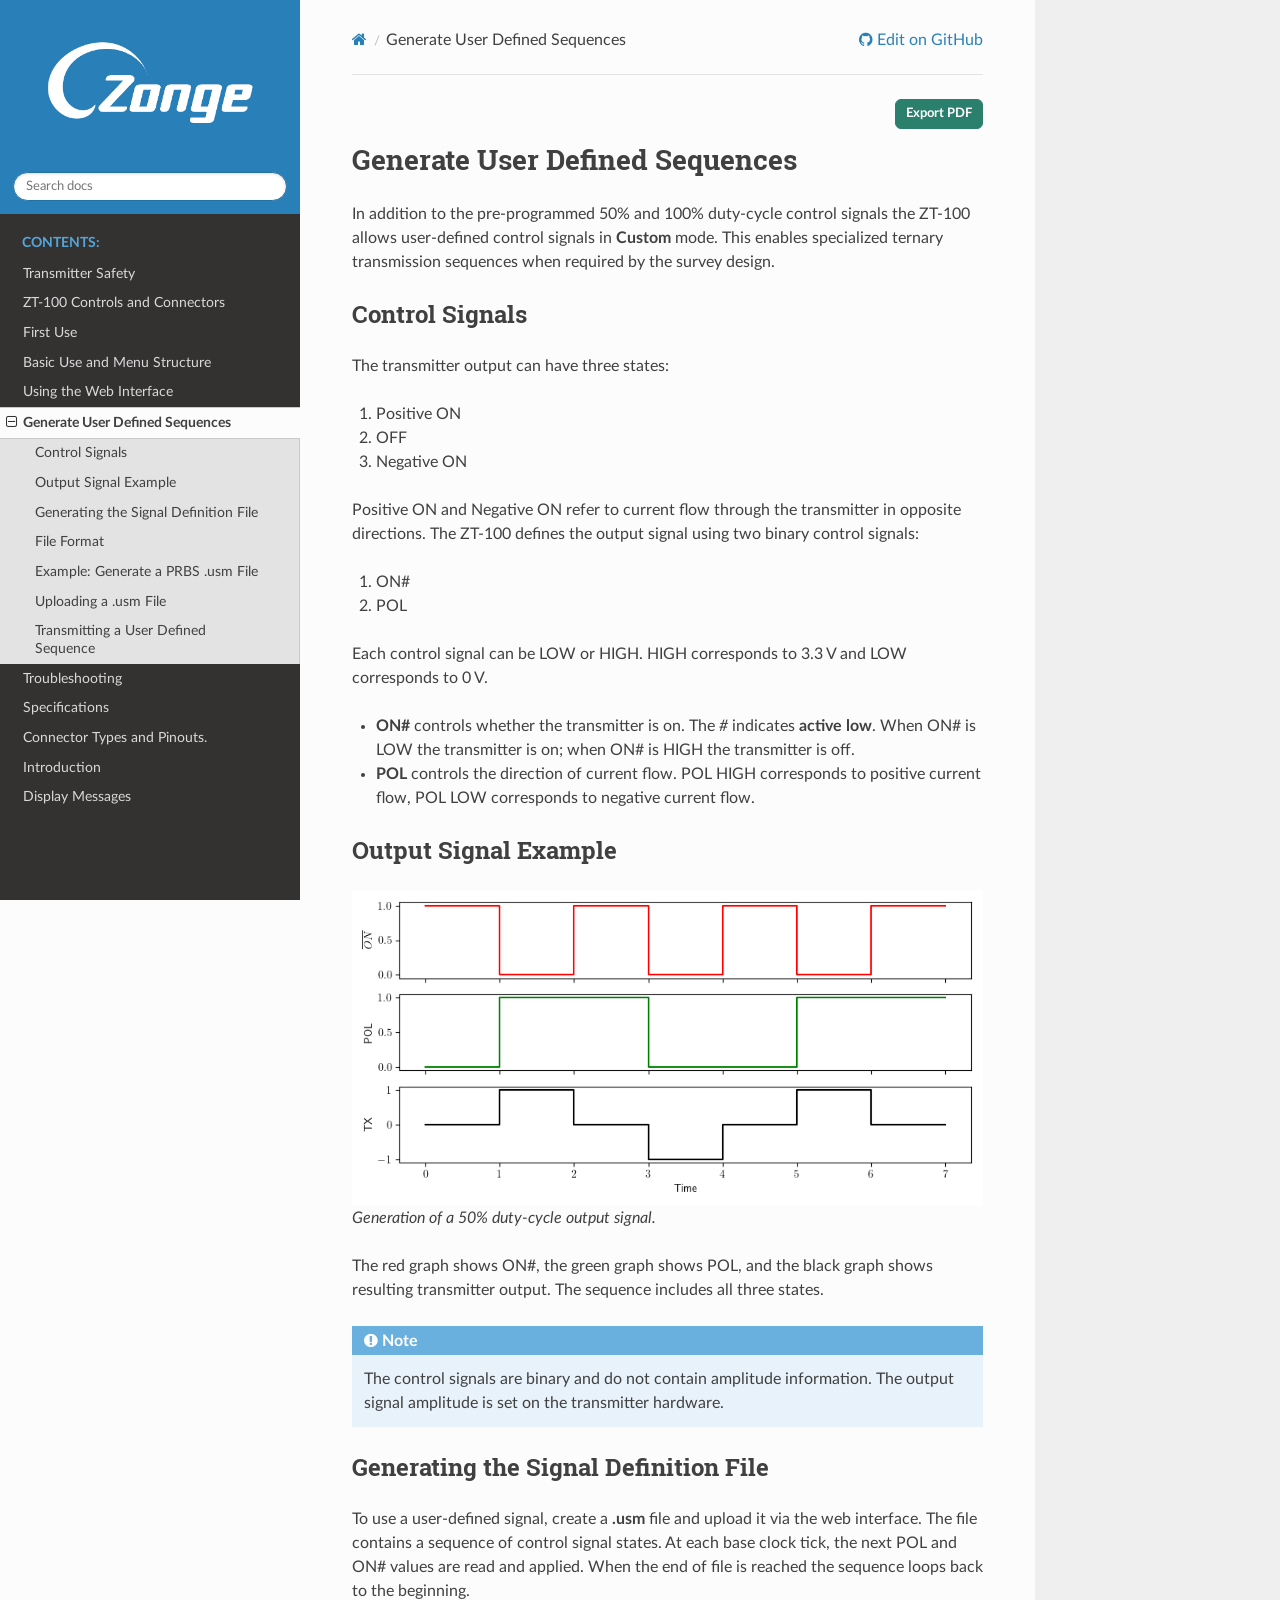
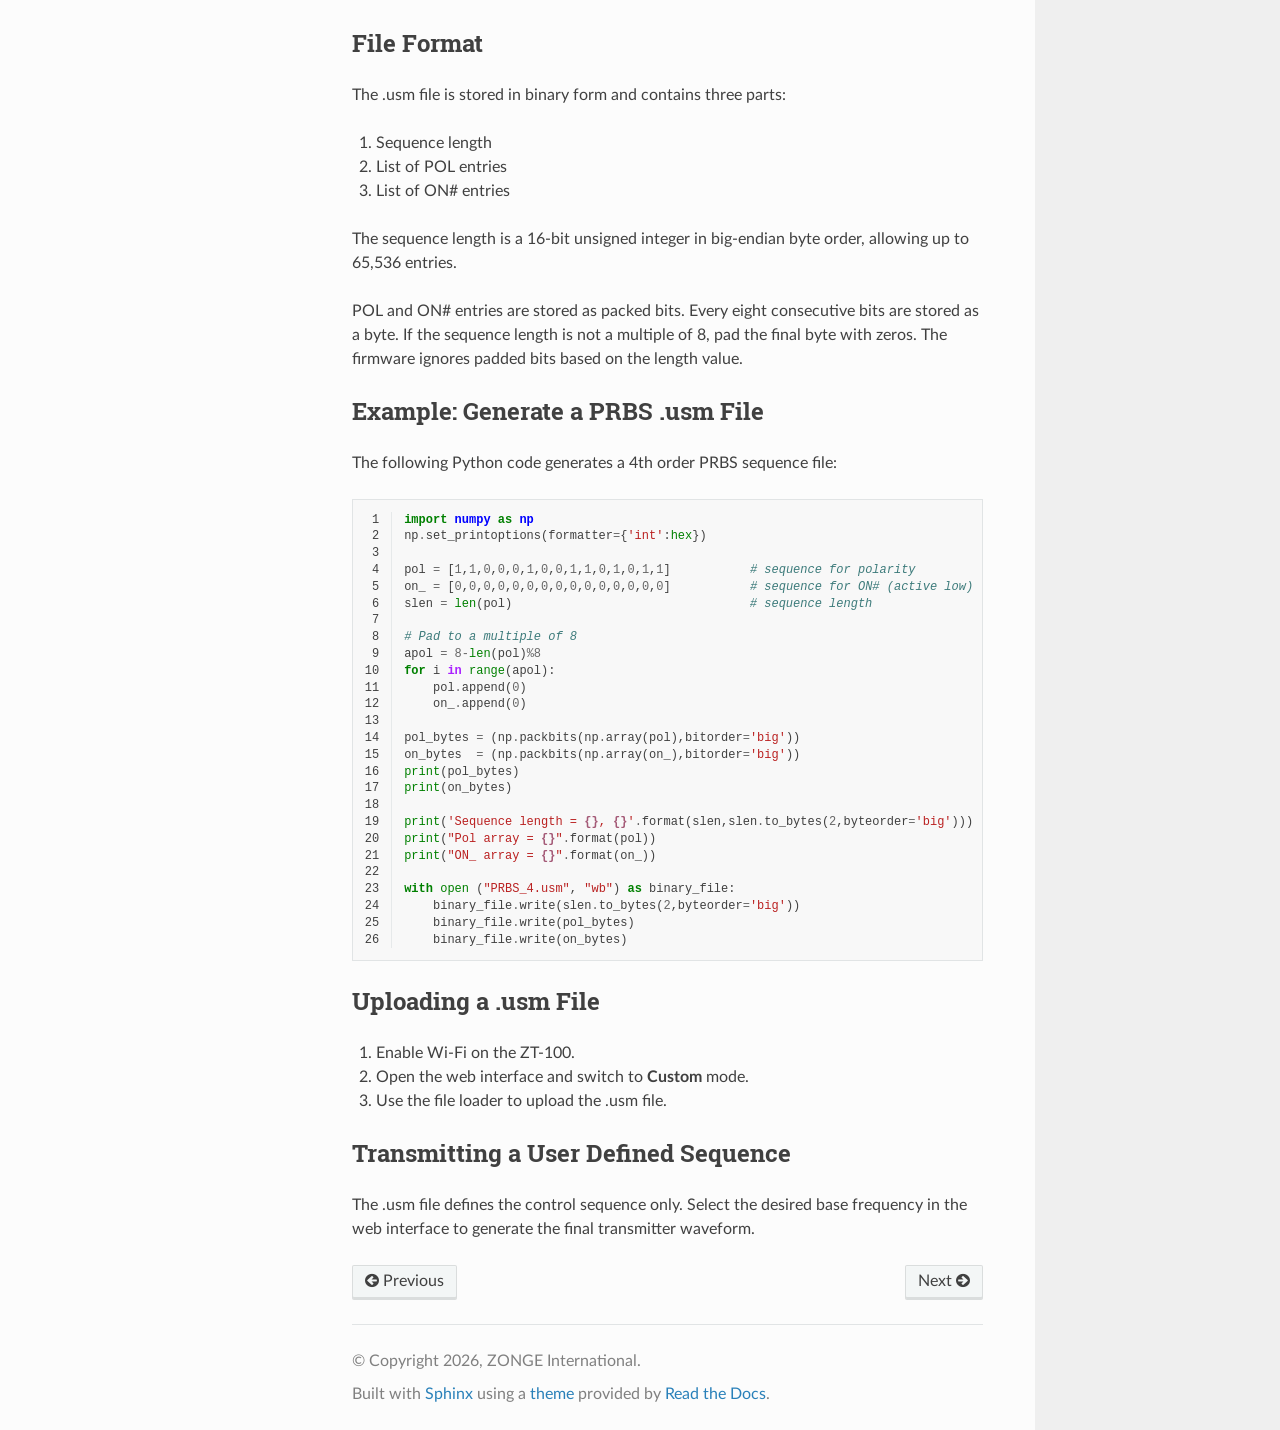
<file: user_generated_signals.html>
<!DOCTYPE html>
<html class="writer-html5" lang="en" data-content_root="./">
<head>
  <meta charset="utf-8" /><meta name="viewport" content="width=device-width, initial-scale=1" />

  <meta name="viewport" content="width=device-width, initial-scale=1.0" />
  <title>Generate User Defined Sequences &mdash; ZT-100 User Manual</title>
      <link rel="stylesheet" type="text/css" href="_static/pygments.css?v=b86133f3" />
      <link rel="stylesheet" type="text/css" href="_static/css/theme.css?v=9edc463e" />
      <link rel="stylesheet" type="text/css" href="_static/custom.css?v=055cedc8" />

  
    <link rel="shortcut icon" href="_static/zonge.ico"/>
      <script src="_static/jquery.js?v=5d32c60e"></script>
      <script src="_static/_sphinx_javascript_frameworks_compat.js?v=2cd50e6c"></script>
      <script src="_static/documentation_options.js?v=d5501fd1"></script>
      <script src="_static/doctools.js?v=fd6eb6e6"></script>
      <script src="_static/sphinx_highlight.js?v=6ffebe34"></script>
    <script src="_static/js/theme.js"></script>
    <link rel="index" title="Index" href="genindex.html" />
    <link rel="search" title="Search" href="search.html" />
    <link rel="next" title="Troubleshooting" href="troubleshooting.html" />
    <link rel="prev" title="Using the Web Interface" href="web_interface.html" /> 
</head>

<body class="wy-body-for-nav"> 
  <div class="wy-grid-for-nav">
    <nav data-toggle="wy-nav-shift" class="wy-nav-side">
      <div class="wy-side-scroll">
        <div class="wy-side-nav-search" >

          
          
          <a href="index.html">
            
              <img src="_static/Zonge_logo_white_transparent.png" class="logo" alt="Logo"/>
          </a>
<div role="search">
  <form id="rtd-search-form" class="wy-form" action="search.html" method="get">
    <input type="text" name="q" placeholder="Search docs" aria-label="Search docs" />
    <input type="hidden" name="check_keywords" value="yes" />
    <input type="hidden" name="area" value="default" />
  </form>
</div>
        </div><div class="wy-menu wy-menu-vertical" data-spy="affix" role="navigation" aria-label="Navigation menu">
              <p class="caption" role="heading"><span class="caption-text">Contents:</span></p>
<ul class="current">
<li class="toctree-l1"><a class="reference internal" href="safety.html">Transmitter Safety</a></li>
<li class="toctree-l1"><a class="reference internal" href="controls_connectors.html">ZT-100 Controls and Connectors</a></li>
<li class="toctree-l1"><a class="reference internal" href="first_use.html">First Use</a></li>
<li class="toctree-l1"><a class="reference internal" href="menu_structure.html">Basic Use and Menu Structure</a></li>
<li class="toctree-l1"><a class="reference internal" href="web_interface.html">Using the Web Interface</a></li>
<li class="toctree-l1 current"><a class="current reference internal" href="#">Generate User Defined Sequences</a><ul>
<li class="toctree-l2"><a class="reference internal" href="#control-signals">Control Signals</a></li>
<li class="toctree-l2"><a class="reference internal" href="#output-signal-example">Output Signal Example</a></li>
<li class="toctree-l2"><a class="reference internal" href="#generating-the-signal-definition-file">Generating the Signal Definition File</a></li>
<li class="toctree-l2"><a class="reference internal" href="#file-format">File Format</a></li>
<li class="toctree-l2"><a class="reference internal" href="#example-generate-a-prbs-usm-file">Example: Generate a PRBS .usm File</a></li>
<li class="toctree-l2"><a class="reference internal" href="#uploading-a-usm-file">Uploading a .usm File</a></li>
<li class="toctree-l2"><a class="reference internal" href="#transmitting-a-user-defined-sequence">Transmitting a User Defined Sequence</a></li>
</ul>
</li>
<li class="toctree-l1"><a class="reference internal" href="troubleshooting.html">Troubleshooting</a></li>
<li class="toctree-l1"><a class="reference internal" href="specifications.html">Specifications</a></li>
<li class="toctree-l1"><a class="reference internal" href="connectors.html">Connector Types and Pinouts.</a></li>
<li class="toctree-l1"><a class="reference internal" href="introduction.html">Introduction</a></li>
<li class="toctree-l1"><a class="reference internal" href="messages.html">Display Messages</a></li>
</ul>

        </div>
      </div>
    </nav>

    <section data-toggle="wy-nav-shift" class="wy-nav-content-wrap"><nav class="wy-nav-top" aria-label="Mobile navigation menu" >
          <i data-toggle="wy-nav-top" class="fa fa-bars"></i>
          <a href="index.html">ZT-100 User Manual</a>
      </nav>

      <div class="wy-nav-content">
        <div class="rst-content">
          <div role="navigation" aria-label="Page navigation">
  <ul class="wy-breadcrumbs">
      <li><a href="index.html" class="icon icon-home" aria-label="Home"></a></li>
      <li class="breadcrumb-item active">Generate User Defined Sequences</li>
      <li class="wy-breadcrumbs-aside">
              <a href="https://github.com/ZONGE-International/ZT-100_User_Manual/blob/main/source/user_generated_signals.rst" class="fa fa-github"> Edit on GitHub</a>
      </li>
  </ul>
  <hr/>
</div>
          <div role="main" class="document" itemscope="itemscope" itemtype="http://schema.org/Article">
<div class="zt-page-actions" role="navigation" aria-label="Page actions">
  <a class="zt-action-link zt-action-link-primary" href="_static/ZT-100_User_Manual.pdf" target="_blank" rel="noopener">Export PDF</a>
</div>

           <div itemprop="articleBody">
             
  <section id="generate-user-defined-sequences">
<h1>Generate User Defined Sequences<a class="headerlink" href="#generate-user-defined-sequences" title="Link to this heading"></a></h1>
<p>In addition to the pre-programmed 50% and 100% duty-cycle control signals the
ZT-100 allows user-defined control signals in <strong>Custom</strong> mode. This enables
specialized ternary transmission sequences when required by the survey design.</p>
<section id="control-signals">
<h2>Control Signals<a class="headerlink" href="#control-signals" title="Link to this heading"></a></h2>
<p>The transmitter output can have three states:</p>
<ol class="arabic simple">
<li><p>Positive ON</p></li>
<li><p>OFF</p></li>
<li><p>Negative ON</p></li>
</ol>
<p>Positive ON and Negative ON refer to current flow through the transmitter in
opposite directions. The ZT-100 defines the output signal using two binary
control signals:</p>
<ol class="arabic simple">
<li><p>ON#</p></li>
<li><p>POL</p></li>
</ol>
<p>Each control signal can be LOW or HIGH. HIGH corresponds to 3.3 V and LOW
corresponds to 0 V.</p>
<ul class="simple">
<li><p><strong>ON#</strong> controls whether the transmitter is on. The <cite>#</cite> indicates <strong>active
low</strong>. When ON# is LOW the transmitter is on; when ON# is HIGH the transmitter
is off.</p></li>
<li><p><strong>POL</strong> controls the direction of current flow. POL HIGH corresponds to
positive current flow, POL LOW corresponds to negative current flow.</p></li>
</ul>
</section>
<section id="output-signal-example">
<h2>Output Signal Example<a class="headerlink" href="#output-signal-example" title="Link to this heading"></a></h2>
<figure class="align-default" id="id1">
<img alt="_images/50_DC_example.png" src="_images/50_DC_example.png" />
<figcaption>
<p><span class="caption-text">Generation of a 50% duty-cycle output signal.</span><a class="headerlink" href="#id1" title="Link to this image"></a></p>
</figcaption>
</figure>
<p>The red graph shows ON#, the green graph shows POL, and the black graph shows
resulting transmitter output. The sequence includes all three states.</p>
<div class="admonition note">
<p class="admonition-title">Note</p>
<p>The control signals are binary and do not contain amplitude
information. The output signal amplitude is set on the transmitter hardware.</p>
</div>
</section>
<section id="generating-the-signal-definition-file">
<h2>Generating the Signal Definition File<a class="headerlink" href="#generating-the-signal-definition-file" title="Link to this heading"></a></h2>
<p>To use a user-defined signal, create a <strong>.usm</strong> file and upload it via the web
interface. The file contains a sequence of control signal states. At each base
clock tick, the next POL and ON# values are read and applied. When the end of
file is reached the sequence loops back to the beginning.</p>
</section>
<section id="file-format">
<h2>File Format<a class="headerlink" href="#file-format" title="Link to this heading"></a></h2>
<p>The .usm file is stored in binary form and contains three parts:</p>
<ol class="arabic simple">
<li><p>Sequence length</p></li>
<li><p>List of POL entries</p></li>
<li><p>List of ON# entries</p></li>
</ol>
<p>The sequence length is a 16-bit unsigned integer in big-endian byte order,
allowing up to 65,536 entries.</p>
<p>POL and ON# entries are stored as packed bits. Every eight consecutive bits are
stored as a byte. If the sequence length is not a multiple of 8, pad the final
byte with zeros. The firmware ignores padded bits based on the length value.</p>
</section>
<section id="example-generate-a-prbs-usm-file">
<h2>Example: Generate a PRBS .usm File<a class="headerlink" href="#example-generate-a-prbs-usm-file" title="Link to this heading"></a></h2>
<p>The following Python code generates a 4th order PRBS sequence file:</p>
<div class="highlight-python notranslate"><div class="highlight"><pre><span></span><span class="linenos"> 1</span><span class="kn">import</span><span class="w"> </span><span class="nn">numpy</span><span class="w"> </span><span class="k">as</span><span class="w"> </span><span class="nn">np</span>
<span class="linenos"> 2</span><span class="n">np</span><span class="o">.</span><span class="n">set_printoptions</span><span class="p">(</span><span class="n">formatter</span><span class="o">=</span><span class="p">{</span><span class="s1">'int'</span><span class="p">:</span><span class="nb">hex</span><span class="p">})</span>
<span class="linenos"> 3</span>
<span class="linenos"> 4</span><span class="n">pol</span> <span class="o">=</span> <span class="p">[</span><span class="mi">1</span><span class="p">,</span><span class="mi">1</span><span class="p">,</span><span class="mi">0</span><span class="p">,</span><span class="mi">0</span><span class="p">,</span><span class="mi">0</span><span class="p">,</span><span class="mi">1</span><span class="p">,</span><span class="mi">0</span><span class="p">,</span><span class="mi">0</span><span class="p">,</span><span class="mi">1</span><span class="p">,</span><span class="mi">1</span><span class="p">,</span><span class="mi">0</span><span class="p">,</span><span class="mi">1</span><span class="p">,</span><span class="mi">0</span><span class="p">,</span><span class="mi">1</span><span class="p">,</span><span class="mi">1</span><span class="p">]</span>           <span class="c1"># sequence for polarity</span>
<span class="linenos"> 5</span><span class="n">on_</span> <span class="o">=</span> <span class="p">[</span><span class="mi">0</span><span class="p">,</span><span class="mi">0</span><span class="p">,</span><span class="mi">0</span><span class="p">,</span><span class="mi">0</span><span class="p">,</span><span class="mi">0</span><span class="p">,</span><span class="mi">0</span><span class="p">,</span><span class="mi">0</span><span class="p">,</span><span class="mi">0</span><span class="p">,</span><span class="mi">0</span><span class="p">,</span><span class="mi">0</span><span class="p">,</span><span class="mi">0</span><span class="p">,</span><span class="mi">0</span><span class="p">,</span><span class="mi">0</span><span class="p">,</span><span class="mi">0</span><span class="p">,</span><span class="mi">0</span><span class="p">]</span>           <span class="c1"># sequence for ON# (active low)</span>
<span class="linenos"> 6</span><span class="n">slen</span> <span class="o">=</span> <span class="nb">len</span><span class="p">(</span><span class="n">pol</span><span class="p">)</span>                                 <span class="c1"># sequence length</span>
<span class="linenos"> 7</span>
<span class="linenos"> 8</span><span class="c1"># Pad to a multiple of 8</span>
<span class="linenos"> 9</span><span class="n">apol</span> <span class="o">=</span> <span class="mi">8</span><span class="o">-</span><span class="nb">len</span><span class="p">(</span><span class="n">pol</span><span class="p">)</span><span class="o">%</span><span class="mi">8</span>
<span class="linenos">10</span><span class="k">for</span> <span class="n">i</span> <span class="ow">in</span> <span class="nb">range</span><span class="p">(</span><span class="n">apol</span><span class="p">):</span>
<span class="linenos">11</span>    <span class="n">pol</span><span class="o">.</span><span class="n">append</span><span class="p">(</span><span class="mi">0</span><span class="p">)</span>
<span class="linenos">12</span>    <span class="n">on_</span><span class="o">.</span><span class="n">append</span><span class="p">(</span><span class="mi">0</span><span class="p">)</span>
<span class="linenos">13</span>
<span class="linenos">14</span><span class="n">pol_bytes</span> <span class="o">=</span> <span class="p">(</span><span class="n">np</span><span class="o">.</span><span class="n">packbits</span><span class="p">(</span><span class="n">np</span><span class="o">.</span><span class="n">array</span><span class="p">(</span><span class="n">pol</span><span class="p">),</span><span class="n">bitorder</span><span class="o">=</span><span class="s1">'big'</span><span class="p">))</span>
<span class="linenos">15</span><span class="n">on_bytes</span>  <span class="o">=</span> <span class="p">(</span><span class="n">np</span><span class="o">.</span><span class="n">packbits</span><span class="p">(</span><span class="n">np</span><span class="o">.</span><span class="n">array</span><span class="p">(</span><span class="n">on_</span><span class="p">),</span><span class="n">bitorder</span><span class="o">=</span><span class="s1">'big'</span><span class="p">))</span>
<span class="linenos">16</span><span class="nb">print</span><span class="p">(</span><span class="n">pol_bytes</span><span class="p">)</span>
<span class="linenos">17</span><span class="nb">print</span><span class="p">(</span><span class="n">on_bytes</span><span class="p">)</span>
<span class="linenos">18</span>
<span class="linenos">19</span><span class="nb">print</span><span class="p">(</span><span class="s1">'Sequence length = </span><span class="si">{}</span><span class="s1">, </span><span class="si">{}</span><span class="s1">'</span><span class="o">.</span><span class="n">format</span><span class="p">(</span><span class="n">slen</span><span class="p">,</span><span class="n">slen</span><span class="o">.</span><span class="n">to_bytes</span><span class="p">(</span><span class="mi">2</span><span class="p">,</span><span class="n">byteorder</span><span class="o">=</span><span class="s1">'big'</span><span class="p">)))</span>
<span class="linenos">20</span><span class="nb">print</span><span class="p">(</span><span class="s2">"Pol array = </span><span class="si">{}</span><span class="s2">"</span><span class="o">.</span><span class="n">format</span><span class="p">(</span><span class="n">pol</span><span class="p">))</span>
<span class="linenos">21</span><span class="nb">print</span><span class="p">(</span><span class="s2">"ON_ array = </span><span class="si">{}</span><span class="s2">"</span><span class="o">.</span><span class="n">format</span><span class="p">(</span><span class="n">on_</span><span class="p">))</span>
<span class="linenos">22</span>
<span class="linenos">23</span><span class="k">with</span> <span class="nb">open</span> <span class="p">(</span><span class="s2">"PRBS_4.usm"</span><span class="p">,</span> <span class="s2">"wb"</span><span class="p">)</span> <span class="k">as</span> <span class="n">binary_file</span><span class="p">:</span>
<span class="linenos">24</span>    <span class="n">binary_file</span><span class="o">.</span><span class="n">write</span><span class="p">(</span><span class="n">slen</span><span class="o">.</span><span class="n">to_bytes</span><span class="p">(</span><span class="mi">2</span><span class="p">,</span><span class="n">byteorder</span><span class="o">=</span><span class="s1">'big'</span><span class="p">))</span>
<span class="linenos">25</span>    <span class="n">binary_file</span><span class="o">.</span><span class="n">write</span><span class="p">(</span><span class="n">pol_bytes</span><span class="p">)</span>
<span class="linenos">26</span>    <span class="n">binary_file</span><span class="o">.</span><span class="n">write</span><span class="p">(</span><span class="n">on_bytes</span><span class="p">)</span>
</pre></div>
</div>
</section>
<section id="uploading-a-usm-file">
<h2>Uploading a .usm File<a class="headerlink" href="#uploading-a-usm-file" title="Link to this heading"></a></h2>
<ol class="arabic simple">
<li><p>Enable Wi-Fi on the ZT-100.</p></li>
<li><p>Open the web interface and switch to <strong>Custom</strong> mode.</p></li>
<li><p>Use the file loader to upload the .usm file.</p></li>
</ol>
</section>
<section id="transmitting-a-user-defined-sequence">
<h2>Transmitting a User Defined Sequence<a class="headerlink" href="#transmitting-a-user-defined-sequence" title="Link to this heading"></a></h2>
<p>The .usm file defines the control sequence only. Select the desired base
frequency in the web interface to generate the final transmitter waveform.</p>
</section>
</section>


           </div>
          </div>

          <footer><div class="rst-footer-buttons" role="navigation" aria-label="Footer">
        <a href="web_interface.html" class="btn btn-neutral float-left" title="Using the Web Interface" accesskey="p" rel="prev"><span class="fa fa-arrow-circle-left" aria-hidden="true"></span> Previous</a>
        <a href="troubleshooting.html" class="btn btn-neutral float-right" title="Troubleshooting" accesskey="n" rel="next">Next <span class="fa fa-arrow-circle-right" aria-hidden="true"></span></a>
    </div>

  <hr/>

  <div role="contentinfo">
    <p>&#169; Copyright 2026, ZONGE International.</p>
  </div>

  Built with <a href="https://www.sphinx-doc.org/">Sphinx</a> using a
    <a href="https://github.com/readthedocs/sphinx_rtd_theme">theme</a>
    provided by <a href="https://readthedocs.org">Read the Docs</a>.
   

</footer>
        </div>
      </div>
    </section>
  </div>
  <script>
      jQuery(function () {
          SphinxRtdTheme.Navigation.enable(true);
      });
  </script> 

</body>
</html>
</file>
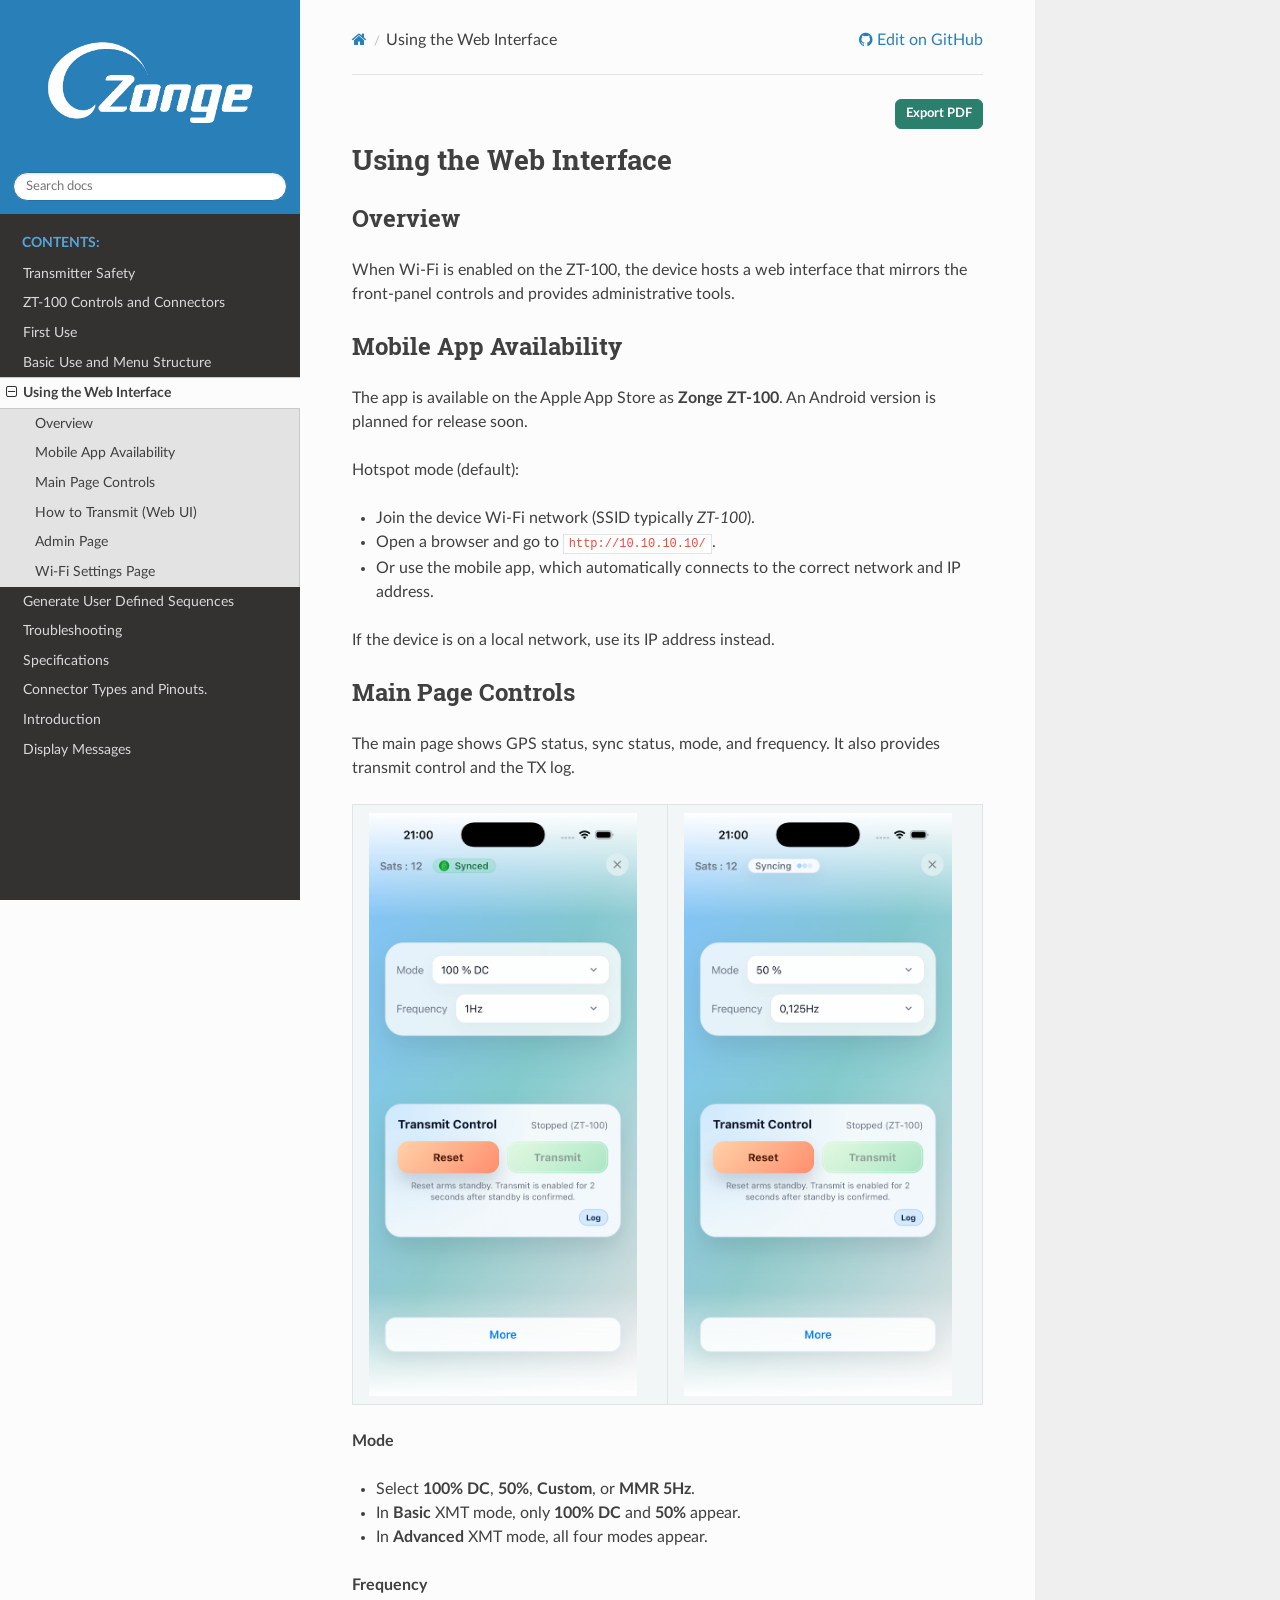
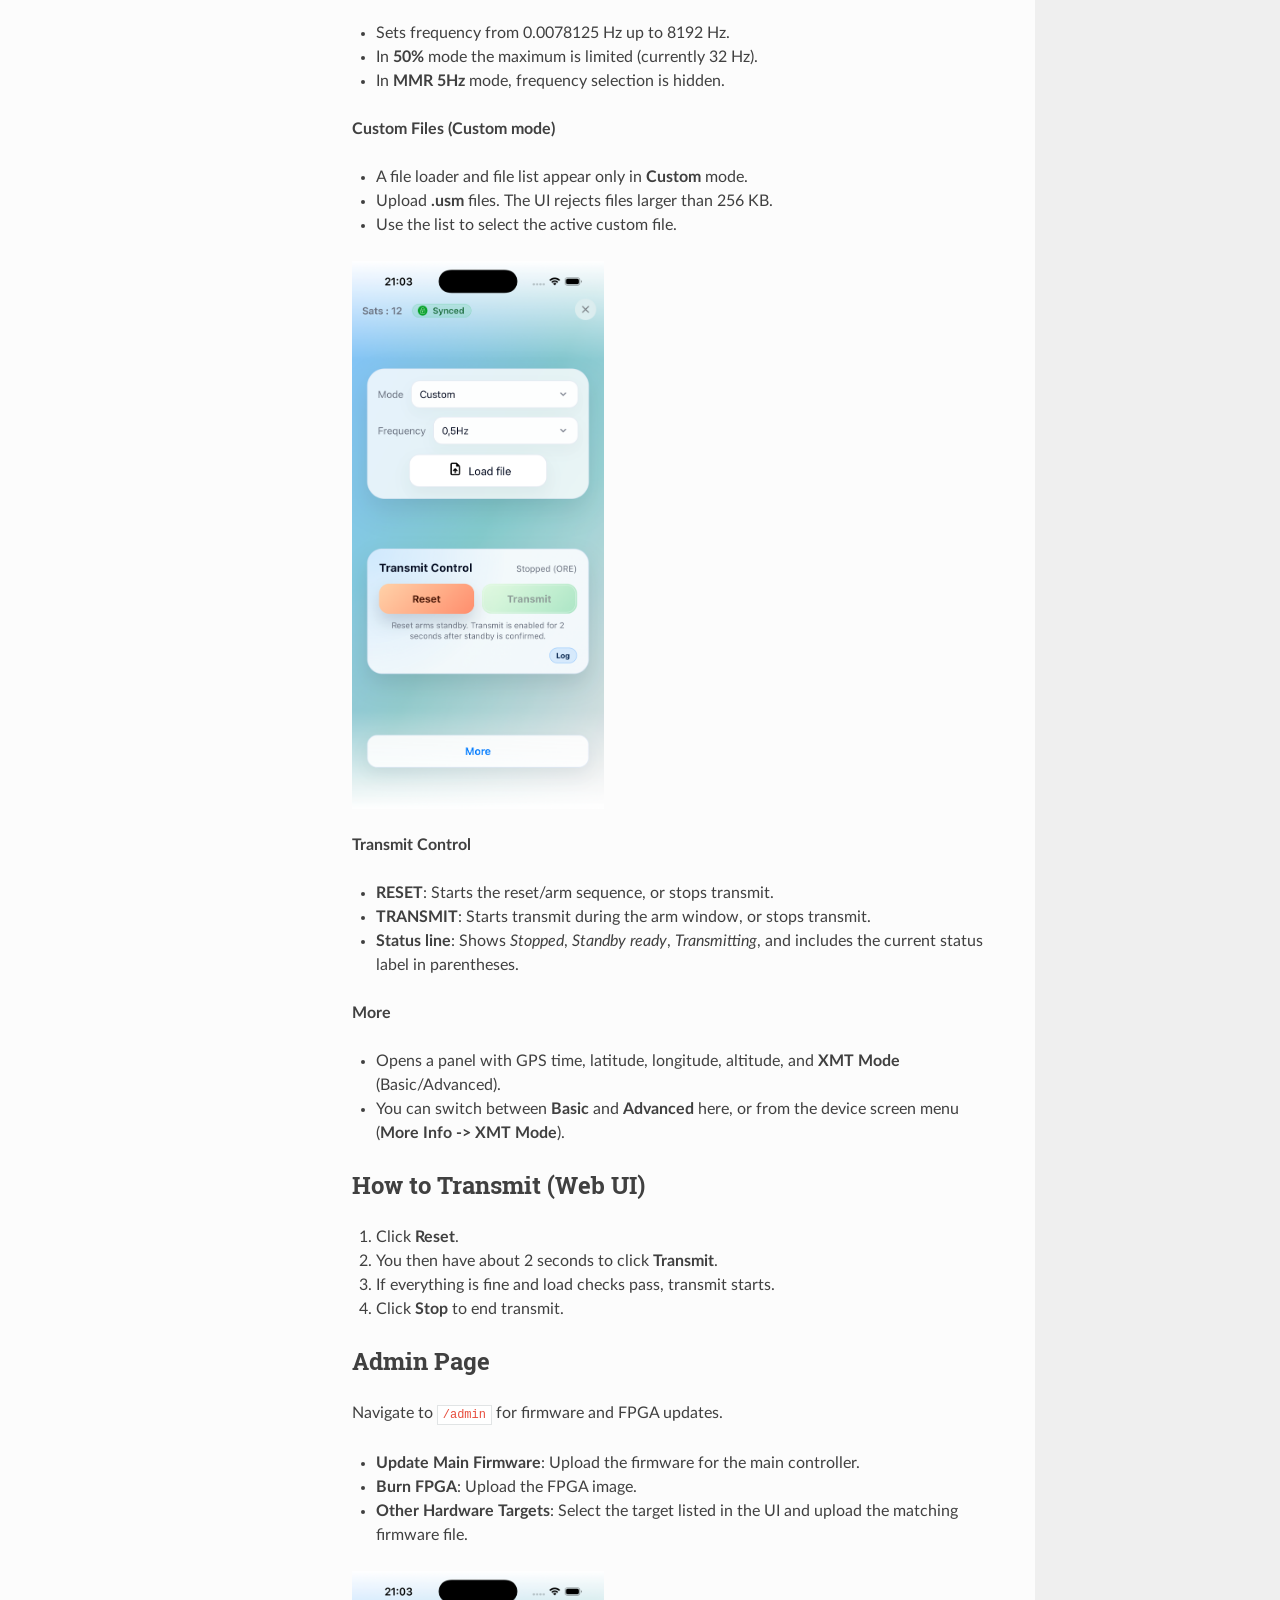
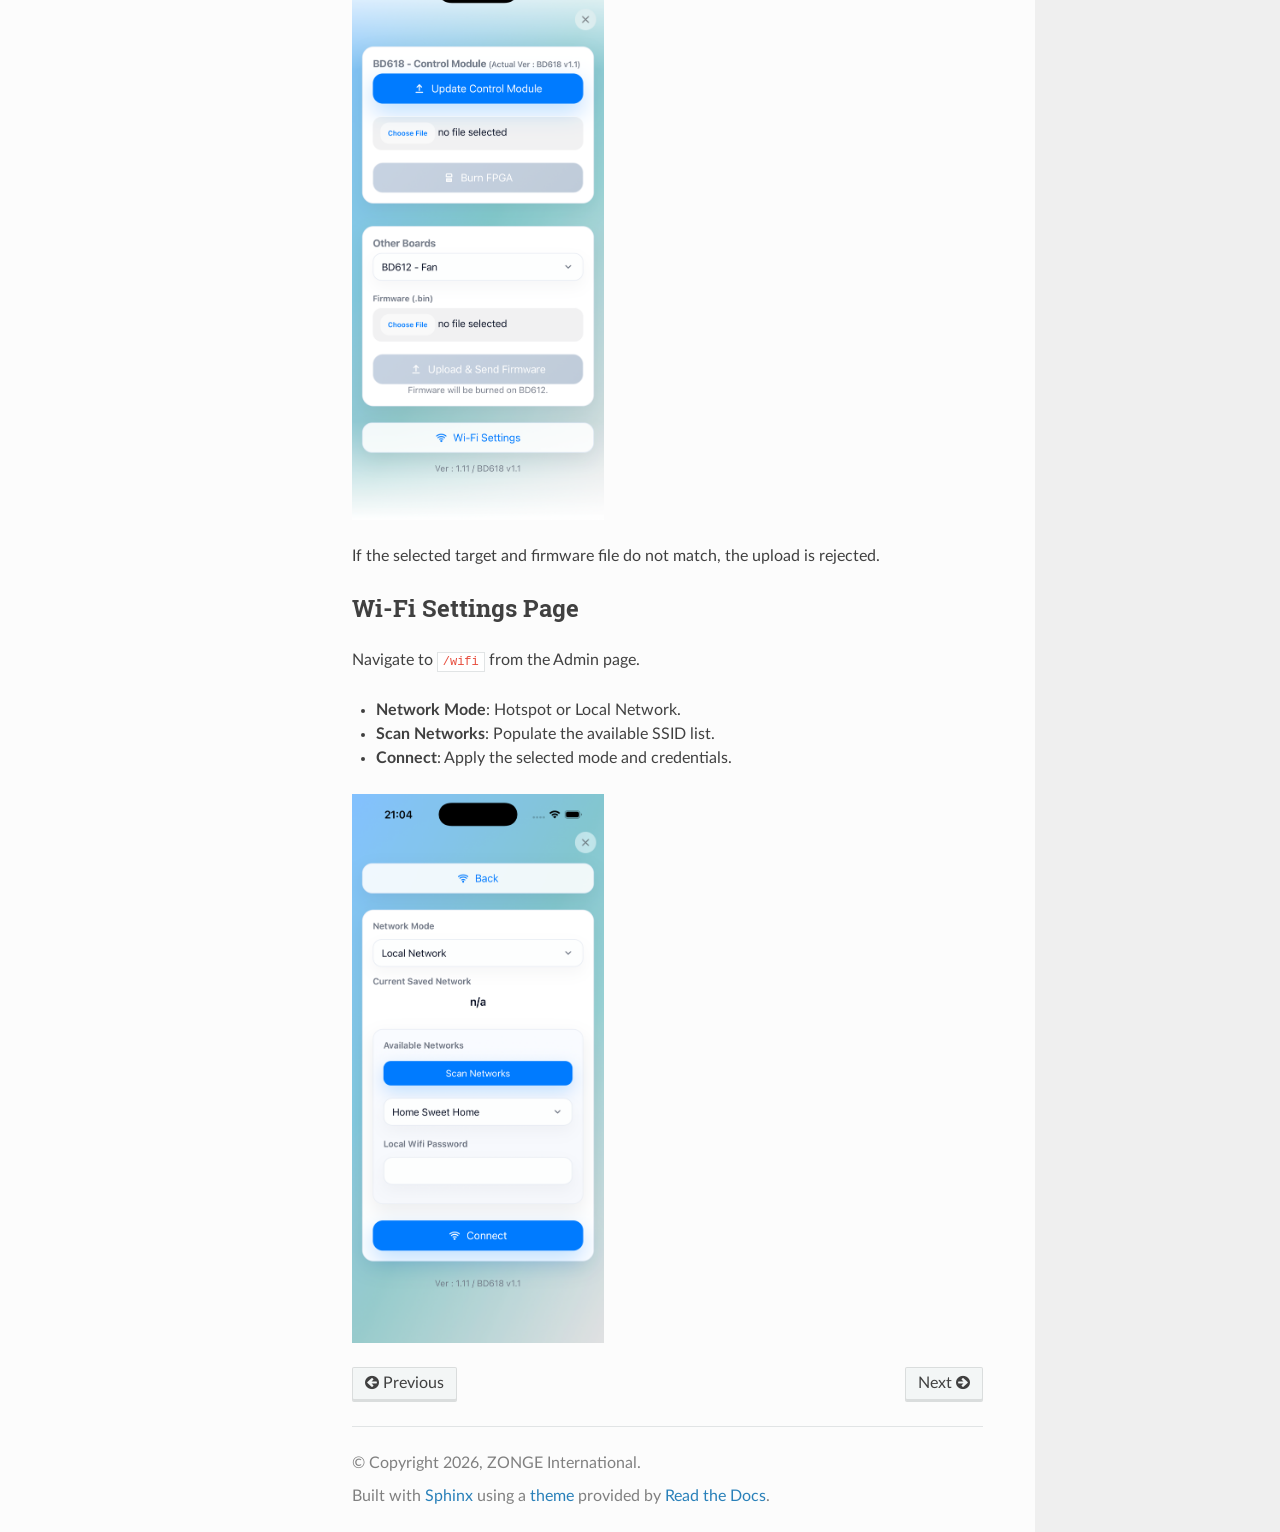
<file: web_interface.html>
<!DOCTYPE html>
<html class="writer-html5" lang="en" data-content_root="./">
<head>
  <meta charset="utf-8" /><meta name="viewport" content="width=device-width, initial-scale=1" />

  <meta name="viewport" content="width=device-width, initial-scale=1.0" />
  <title>Using the Web Interface &mdash; ZT-100 User Manual</title>
      <link rel="stylesheet" type="text/css" href="_static/pygments.css?v=b86133f3" />
      <link rel="stylesheet" type="text/css" href="_static/css/theme.css?v=9edc463e" />
      <link rel="stylesheet" type="text/css" href="_static/custom.css?v=055cedc8" />

  
    <link rel="shortcut icon" href="_static/zonge.ico"/>
      <script src="_static/jquery.js?v=5d32c60e"></script>
      <script src="_static/_sphinx_javascript_frameworks_compat.js?v=2cd50e6c"></script>
      <script src="_static/documentation_options.js?v=d5501fd1"></script>
      <script src="_static/doctools.js?v=fd6eb6e6"></script>
      <script src="_static/sphinx_highlight.js?v=6ffebe34"></script>
    <script src="_static/js/theme.js"></script>
    <link rel="index" title="Index" href="genindex.html" />
    <link rel="search" title="Search" href="search.html" />
    <link rel="next" title="Generate User Defined Sequences" href="user_generated_signals.html" />
    <link rel="prev" title="Basic Use and Menu Structure" href="menu_structure.html" /> 
</head>

<body class="wy-body-for-nav"> 
  <div class="wy-grid-for-nav">
    <nav data-toggle="wy-nav-shift" class="wy-nav-side">
      <div class="wy-side-scroll">
        <div class="wy-side-nav-search" >

          
          
          <a href="index.html">
            
              <img src="_static/Zonge_logo_white_transparent.png" class="logo" alt="Logo"/>
          </a>
<div role="search">
  <form id="rtd-search-form" class="wy-form" action="search.html" method="get">
    <input type="text" name="q" placeholder="Search docs" aria-label="Search docs" />
    <input type="hidden" name="check_keywords" value="yes" />
    <input type="hidden" name="area" value="default" />
  </form>
</div>
        </div><div class="wy-menu wy-menu-vertical" data-spy="affix" role="navigation" aria-label="Navigation menu">
              <p class="caption" role="heading"><span class="caption-text">Contents:</span></p>
<ul class="current">
<li class="toctree-l1"><a class="reference internal" href="safety.html">Transmitter Safety</a></li>
<li class="toctree-l1"><a class="reference internal" href="controls_connectors.html">ZT-100 Controls and Connectors</a></li>
<li class="toctree-l1"><a class="reference internal" href="first_use.html">First Use</a></li>
<li class="toctree-l1"><a class="reference internal" href="menu_structure.html">Basic Use and Menu Structure</a></li>
<li class="toctree-l1 current"><a class="current reference internal" href="#">Using the Web Interface</a><ul>
<li class="toctree-l2"><a class="reference internal" href="#overview">Overview</a></li>
<li class="toctree-l2"><a class="reference internal" href="#mobile-app-availability">Mobile App Availability</a></li>
<li class="toctree-l2"><a class="reference internal" href="#main-page-controls">Main Page Controls</a></li>
<li class="toctree-l2"><a class="reference internal" href="#how-to-transmit-web-ui">How to Transmit (Web UI)</a></li>
<li class="toctree-l2"><a class="reference internal" href="#admin-page">Admin Page</a></li>
<li class="toctree-l2"><a class="reference internal" href="#wi-fi-settings-page">Wi-Fi Settings Page</a></li>
</ul>
</li>
<li class="toctree-l1"><a class="reference internal" href="user_generated_signals.html">Generate User Defined Sequences</a></li>
<li class="toctree-l1"><a class="reference internal" href="troubleshooting.html">Troubleshooting</a></li>
<li class="toctree-l1"><a class="reference internal" href="specifications.html">Specifications</a></li>
<li class="toctree-l1"><a class="reference internal" href="connectors.html">Connector Types and Pinouts.</a></li>
<li class="toctree-l1"><a class="reference internal" href="introduction.html">Introduction</a></li>
<li class="toctree-l1"><a class="reference internal" href="messages.html">Display Messages</a></li>
</ul>

        </div>
      </div>
    </nav>

    <section data-toggle="wy-nav-shift" class="wy-nav-content-wrap"><nav class="wy-nav-top" aria-label="Mobile navigation menu" >
          <i data-toggle="wy-nav-top" class="fa fa-bars"></i>
          <a href="index.html">ZT-100 User Manual</a>
      </nav>

      <div class="wy-nav-content">
        <div class="rst-content">
          <div role="navigation" aria-label="Page navigation">
  <ul class="wy-breadcrumbs">
      <li><a href="index.html" class="icon icon-home" aria-label="Home"></a></li>
      <li class="breadcrumb-item active">Using the Web Interface</li>
      <li class="wy-breadcrumbs-aside">
              <a href="https://github.com/ZONGE-International/ZT-100_User_Manual/blob/main/source/web_interface.rst" class="fa fa-github"> Edit on GitHub</a>
      </li>
  </ul>
  <hr/>
</div>
          <div role="main" class="document" itemscope="itemscope" itemtype="http://schema.org/Article">
<div class="zt-page-actions" role="navigation" aria-label="Page actions">
  <a class="zt-action-link zt-action-link-primary" href="_static/ZT-100_User_Manual.pdf" target="_blank" rel="noopener">Export PDF</a>
</div>

           <div itemprop="articleBody">
             
  <section id="using-the-web-interface">
<h1>Using the Web Interface<a class="headerlink" href="#using-the-web-interface" title="Link to this heading"></a></h1>
<section id="overview">
<h2>Overview<a class="headerlink" href="#overview" title="Link to this heading"></a></h2>
<p>When Wi-Fi is enabled on the ZT-100, the device hosts a web interface
that mirrors the front-panel controls and provides administrative tools.</p>
</section>
<section id="mobile-app-availability">
<h2>Mobile App Availability<a class="headerlink" href="#mobile-app-availability" title="Link to this heading"></a></h2>
<p>The app is available on the Apple App Store as <strong>Zonge ZT-100</strong>.
An Android version is planned for release soon.</p>
<p>Hotspot mode (default):</p>
<ul class="simple">
<li><p>Join the device Wi-Fi network (SSID typically <cite>ZT-100</cite>).</p></li>
<li><p>Open a browser and go to <code class="docutils literal notranslate"><span class="pre">http://10.10.10.10/</span></code>.</p></li>
<li><p>Or use the mobile app, which automatically connects to the correct network
and IP address.</p></li>
</ul>
<p>If the device is on a local network, use its IP address instead.</p>
</section>
<section id="main-page-controls">
<h2>Main Page Controls<a class="headerlink" href="#main-page-controls" title="Link to this heading"></a></h2>
<p>The main page shows GPS status, sync status, mode, and frequency. It also
provides transmit control and the TX log.</p>
<table class="docutils align-default">
<colgroup>
<col style="width: 50.0%" />
<col style="width: 50.0%" />
</colgroup>
<tbody>
<tr class="row-odd"><td><a class="reference internal image-reference" href="_images/phone_03.png"><img alt="Phone web interface main page overview (left)" src="_images/phone_03.png" style="width: 95%;" />
</a>
</td>
<td><a class="reference internal image-reference" href="_images/phone_04.png"><img alt="Phone web interface main page overview (right)" src="_images/phone_04.png" style="width: 95%;" />
</a>
</td>
</tr>
</tbody>
</table>
<p><strong>Mode</strong></p>
<ul class="simple">
<li><p>Select <strong>100% DC</strong>, <strong>50%</strong>, <strong>Custom</strong>, or <strong>MMR 5Hz</strong>.</p></li>
<li><p>In <strong>Basic</strong> XMT mode, only <strong>100% DC</strong> and <strong>50%</strong> appear.</p></li>
<li><p>In <strong>Advanced</strong> XMT mode, all four modes appear.</p></li>
</ul>
<p><strong>Frequency</strong></p>
<ul class="simple">
<li><p>Sets frequency from 0.0078125 Hz up to 8192 Hz.</p></li>
<li><p>In <strong>50%</strong> mode the maximum is limited (currently 32 Hz).</p></li>
<li><p>In <strong>MMR 5Hz</strong> mode, frequency selection is hidden.</p></li>
</ul>
<p><strong>Custom Files (Custom mode)</strong></p>
<ul class="simple">
<li><p>A file loader and file list appear only in <strong>Custom</strong> mode.</p></li>
<li><p>Upload <strong>.usm</strong> files. The UI rejects files larger than 256 KB.</p></li>
<li><p>Use the list to select the active custom file.</p></li>
</ul>
<a class="reference internal image-reference" href="_images/phone_11.png"><img alt="Phone web interface custom file upload" src="_images/phone_11.png" style="width: 40%;" />
</a>
<p><strong>Transmit Control</strong></p>
<ul class="simple">
<li><p><strong>RESET</strong>: Starts the reset/arm sequence, or stops transmit.</p></li>
<li><p><strong>TRANSMIT</strong>: Starts transmit during the arm window, or stops transmit.</p></li>
<li><p><strong>Status line</strong>: Shows <cite>Stopped</cite>, <cite>Standby ready</cite>, <cite>Transmitting</cite>, and
includes the current status label in parentheses.</p></li>
</ul>
<p><strong>More</strong></p>
<ul class="simple">
<li><p>Opens a panel with GPS time, latitude, longitude, altitude, and <strong>XMT Mode</strong>
(Basic/Advanced).</p></li>
<li><p>You can switch between <strong>Basic</strong> and <strong>Advanced</strong> here, or from the device
screen menu (<strong>More Info -&gt; XMT Mode</strong>).</p></li>
</ul>
</section>
<section id="how-to-transmit-web-ui">
<h2>How to Transmit (Web UI)<a class="headerlink" href="#how-to-transmit-web-ui" title="Link to this heading"></a></h2>
<ol class="arabic simple">
<li><p>Click <strong>Reset</strong>.</p></li>
<li><p>You then have about 2 seconds to click <strong>Transmit</strong>.</p></li>
<li><p>If everything is fine and load checks pass, transmit starts.</p></li>
<li><p>Click <strong>Stop</strong> to end transmit.</p></li>
</ol>
</section>
<section id="admin-page">
<h2>Admin Page<a class="headerlink" href="#admin-page" title="Link to this heading"></a></h2>
<p>Navigate to <code class="docutils literal notranslate"><span class="pre">/admin</span></code> for firmware and FPGA updates.</p>
<ul class="simple">
<li><p><strong>Update Main Firmware</strong>: Upload the firmware for the main controller.</p></li>
<li><p><strong>Burn FPGA</strong>: Upload the FPGA image.</p></li>
<li><p><strong>Other Hardware Targets</strong>: Select the target listed in the UI and upload the
matching firmware file.</p></li>
</ul>
<a class="reference internal image-reference" href="_images/phone_12.png"><img alt="Phone web interface admin page options" src="_images/phone_12.png" style="width: 40%;" />
</a>
<p>If the selected target and firmware file do not match, the upload is rejected.</p>
</section>
<section id="wi-fi-settings-page">
<h2>Wi-Fi Settings Page<a class="headerlink" href="#wi-fi-settings-page" title="Link to this heading"></a></h2>
<p>Navigate to <code class="docutils literal notranslate"><span class="pre">/wifi</span></code> from the Admin page.</p>
<ul class="simple">
<li><p><strong>Network Mode</strong>: Hotspot or Local Network.</p></li>
<li><p><strong>Scan Networks</strong>: Populate the available SSID list.</p></li>
<li><p><strong>Connect</strong>: Apply the selected mode and credentials.</p></li>
</ul>
<a class="reference internal image-reference" href="_images/phone_15.png"><img alt="Phone web interface Wi-Fi settings page" src="_images/phone_15.png" style="width: 40%;" />
</a>
</section>
</section>


           </div>
          </div>

          <footer><div class="rst-footer-buttons" role="navigation" aria-label="Footer">
        <a href="menu_structure.html" class="btn btn-neutral float-left" title="Basic Use and Menu Structure" accesskey="p" rel="prev"><span class="fa fa-arrow-circle-left" aria-hidden="true"></span> Previous</a>
        <a href="user_generated_signals.html" class="btn btn-neutral float-right" title="Generate User Defined Sequences" accesskey="n" rel="next">Next <span class="fa fa-arrow-circle-right" aria-hidden="true"></span></a>
    </div>

  <hr/>

  <div role="contentinfo">
    <p>&#169; Copyright 2026, ZONGE International.</p>
  </div>

  Built with <a href="https://www.sphinx-doc.org/">Sphinx</a> using a
    <a href="https://github.com/readthedocs/sphinx_rtd_theme">theme</a>
    provided by <a href="https://readthedocs.org">Read the Docs</a>.
   

</footer>
        </div>
      </div>
    </section>
  </div>
  <script>
      jQuery(function () {
          SphinxRtdTheme.Navigation.enable(true);
      });
  </script> 

</body>
</html>
</file>
<file: _static/pygments.css>
pre { line-height: 125%; }
td.linenos .normal { color: inherit; background-color: transparent; padding-left: 5px; padding-right: 5px; }
span.linenos { color: inherit; background-color: transparent; padding-left: 5px; padding-right: 5px; }
td.linenos .special { color: #000000; background-color: #ffffc0; padding-left: 5px; padding-right: 5px; }
span.linenos.special { color: #000000; background-color: #ffffc0; padding-left: 5px; padding-right: 5px; }
.highlight .hll { background-color: #ffffcc }
.highlight { background: #f8f8f8; }
.highlight .c { color: #3D7B7B; font-style: italic } /* Comment */
.highlight .err { border: 1px solid #F00 } /* Error */
.highlight .k { color: #008000; font-weight: bold } /* Keyword */
.highlight .o { color: #666 } /* Operator */
.highlight .ch { color: #3D7B7B; font-style: italic } /* Comment.Hashbang */
.highlight .cm { color: #3D7B7B; font-style: italic } /* Comment.Multiline */
.highlight .cp { color: #9C6500 } /* Comment.Preproc */
.highlight .cpf { color: #3D7B7B; font-style: italic } /* Comment.PreprocFile */
.highlight .c1 { color: #3D7B7B; font-style: italic } /* Comment.Single */
.highlight .cs { color: #3D7B7B; font-style: italic } /* Comment.Special */
.highlight .gd { color: #A00000 } /* Generic.Deleted */
.highlight .ge { font-style: italic } /* Generic.Emph */
.highlight .ges { font-weight: bold; font-style: italic } /* Generic.EmphStrong */
.highlight .gr { color: #E40000 } /* Generic.Error */
.highlight .gh { color: #000080; font-weight: bold } /* Generic.Heading */
.highlight .gi { color: #008400 } /* Generic.Inserted */
.highlight .go { color: #717171 } /* Generic.Output */
.highlight .gp { color: #000080; font-weight: bold } /* Generic.Prompt */
.highlight .gs { font-weight: bold } /* Generic.Strong */
.highlight .gu { color: #800080; font-weight: bold } /* Generic.Subheading */
.highlight .gt { color: #04D } /* Generic.Traceback */
.highlight .kc { color: #008000; font-weight: bold } /* Keyword.Constant */
.highlight .kd { color: #008000; font-weight: bold } /* Keyword.Declaration */
.highlight .kn { color: #008000; font-weight: bold } /* Keyword.Namespace */
.highlight .kp { color: #008000 } /* Keyword.Pseudo */
.highlight .kr { color: #008000; font-weight: bold } /* Keyword.Reserved */
.highlight .kt { color: #B00040 } /* Keyword.Type */
.highlight .m { color: #666 } /* Literal.Number */
.highlight .s { color: #BA2121 } /* Literal.String */
.highlight .na { color: #687822 } /* Name.Attribute */
.highlight .nb { color: #008000 } /* Name.Builtin */
.highlight .nc { color: #00F; font-weight: bold } /* Name.Class */
.highlight .no { color: #800 } /* Name.Constant */
.highlight .nd { color: #A2F } /* Name.Decorator */
.highlight .ni { color: #717171; font-weight: bold } /* Name.Entity */
.highlight .ne { color: #CB3F38; font-weight: bold } /* Name.Exception */
.highlight .nf { color: #00F } /* Name.Function */
.highlight .nl { color: #767600 } /* Name.Label */
.highlight .nn { color: #00F; font-weight: bold } /* Name.Namespace */
.highlight .nt { color: #008000; font-weight: bold } /* Name.Tag */
.highlight .nv { color: #19177C } /* Name.Variable */
.highlight .ow { color: #A2F; font-weight: bold } /* Operator.Word */
.highlight .w { color: #BBB } /* Text.Whitespace */
.highlight .mb { color: #666 } /* Literal.Number.Bin */
.highlight .mf { color: #666 } /* Literal.Number.Float */
.highlight .mh { color: #666 } /* Literal.Number.Hex */
.highlight .mi { color: #666 } /* Literal.Number.Integer */
.highlight .mo { color: #666 } /* Literal.Number.Oct */
.highlight .sa { color: #BA2121 } /* Literal.String.Affix */
.highlight .sb { color: #BA2121 } /* Literal.String.Backtick */
.highlight .sc { color: #BA2121 } /* Literal.String.Char */
.highlight .dl { color: #BA2121 } /* Literal.String.Delimiter */
.highlight .sd { color: #BA2121; font-style: italic } /* Literal.String.Doc */
.highlight .s2 { color: #BA2121 } /* Literal.String.Double */
.highlight .se { color: #AA5D1F; font-weight: bold } /* Literal.String.Escape */
.highlight .sh { color: #BA2121 } /* Literal.String.Heredoc */
.highlight .si { color: #A45A77; font-weight: bold } /* Literal.String.Interpol */
.highlight .sx { color: #008000 } /* Literal.String.Other */
.highlight .sr { color: #A45A77 } /* Literal.String.Regex */
.highlight .s1 { color: #BA2121 } /* Literal.String.Single */
.highlight .ss { color: #19177C } /* Literal.String.Symbol */
.highlight .bp { color: #008000 } /* Name.Builtin.Pseudo */
.highlight .fm { color: #00F } /* Name.Function.Magic */
.highlight .vc { color: #19177C } /* Name.Variable.Class */
.highlight .vg { color: #19177C } /* Name.Variable.Global */
.highlight .vi { color: #19177C } /* Name.Variable.Instance */
.highlight .vm { color: #19177C } /* Name.Variable.Magic */
.highlight .il { color: #666 } /* Literal.Number.Integer.Long */
</file>
<file: _static/css/theme.css>
html{box-sizing:border-box}*,:after,:before{box-sizing:inherit}article,aside,details,figcaption,figure,footer,header,hgroup,nav,section{display:block}audio,canvas,video{display:inline-block;*display:inline;*zoom:1}[hidden],audio:not([controls]){display:none}*{-webkit-box-sizing:border-box;-moz-box-sizing:border-box;box-sizing:border-box}html{font-size:100%;-webkit-text-size-adjust:100%;-ms-text-size-adjust:100%}body{margin:0}a:active,a:hover{outline:0}abbr[title]{border-bottom:1px dotted}b,strong{font-weight:700}blockquote{margin:0}dfn{font-style:italic}ins{background:#ff9;text-decoration:none}ins,mark{color:#000}mark{background:#ff0;font-style:italic;font-weight:700}.rst-content code,.rst-content tt,code,kbd,pre,samp{font-family:monospace,serif;_font-family:courier new,monospace;font-size:1em}pre{white-space:pre}q{quotes:none}q:after,q:before{content:"";content:none}small{font-size:85%}sub,sup{font-size:75%;line-height:0;position:relative;vertical-align:baseline}sup{top:-.5em}sub{bottom:-.25em}dl,ol,ul{margin:0;padding:0;list-style:none;list-style-image:none}li{list-style:none}dd{margin:0}img{border:0;-ms-interpolation-mode:bicubic;vertical-align:middle;max-width:100%}svg:not(:root){overflow:hidden}figure,form{margin:0}label{cursor:pointer}button,input,select,textarea{font-size:100%;margin:0;vertical-align:baseline;*vertical-align:middle}button,input{line-height:normal}button,input[type=button],input[type=reset],input[type=submit]{cursor:pointer;-webkit-appearance:button;*overflow:visible}button[disabled],input[disabled]{cursor:default}input[type=search]{-webkit-appearance:textfield;-moz-box-sizing:content-box;-webkit-box-sizing:content-box;box-sizing:content-box}textarea{resize:vertical}table{border-collapse:collapse;border-spacing:0}td{vertical-align:top}.chromeframe{margin:.2em 0;background:#ccc;color:#000;padding:.2em 0}.ir{display:block;border:0;text-indent:-999em;overflow:hidden;background-color:transparent;background-repeat:no-repeat;text-align:left;direction:ltr;*line-height:0}.ir br{display:none}.hidden{display:none!important;visibility:hidden}.visuallyhidden{border:0;clip:rect(0 0 0 0);height:1px;margin:-1px;overflow:hidden;padding:0;position:absolute;width:1px}.visuallyhidden.focusable:active,.visuallyhidden.focusable:focus{clip:auto;height:auto;margin:0;overflow:visible;position:static;width:auto}.invisible{visibility:hidden}.relative{position:relative}big,small{font-size:100%}@media print{body,html,section{background:none!important}*{box-shadow:none!important;text-shadow:none!important;filter:none!important;-ms-filter:none!important}a,a:visited{text-decoration:underline}.ir a:after,a[href^="#"]:after,a[href^="javascript:"]:after{content:""}blockquote,pre{page-break-inside:avoid}thead{display:table-header-group}img,tr{page-break-inside:avoid}img{max-width:100%!important}@page{margin:.5cm}.rst-content .toctree-wrapper>p.caption,h2,h3,p{orphans:3;widows:3}.rst-content .toctree-wrapper>p.caption,h2,h3{page-break-after:avoid}}.btn,.fa:before,.icon:before,.rst-content .admonition,.rst-content .admonition-title:before,.rst-content .admonition-todo,.rst-content .attention,.rst-content .caution,.rst-content .code-block-caption .headerlink:before,.rst-content .danger,.rst-content .eqno .headerlink:before,.rst-content .error,.rst-content .hint,.rst-content .important,.rst-content .note,.rst-content .seealso,.rst-content .tip,.rst-content .warning,.rst-content code.download span:first-child:before,.rst-content dl dt .headerlink:before,.rst-content h1 .headerlink:before,.rst-content h2 .headerlink:before,.rst-content h3 .headerlink:before,.rst-content h4 .headerlink:before,.rst-content h5 .headerlink:before,.rst-content h6 .headerlink:before,.rst-content p.caption .headerlink:before,.rst-content p .headerlink:before,.rst-content table>caption .headerlink:before,.rst-content tt.download span:first-child:before,.wy-alert,.wy-dropdown .caret:before,.wy-inline-validate.wy-inline-validate-danger .wy-input-context:before,.wy-inline-validate.wy-inline-validate-info .wy-input-context:before,.wy-inline-validate.wy-inline-validate-success .wy-input-context:before,.wy-inline-validate.wy-inline-validate-warning .wy-input-context:before,.wy-menu-vertical li.current>a button.toctree-expand:before,.wy-menu-vertical li.on a button.toctree-expand:before,.wy-menu-vertical li button.toctree-expand:before,input[type=color],input[type=date],input[type=datetime-local],input[type=datetime],input[type=email],input[type=month],input[type=number],input[type=password],input[type=search],input[type=tel],input[type=text],input[type=time],input[type=url],input[type=week],select,textarea{-webkit-font-smoothing:antialiased}.clearfix{*zoom:1}.clearfix:after,.clearfix:before{display:table;content:""}.clearfix:after{clear:both}/*!
 *  Font Awesome 4.7.0 by @davegandy - http://fontawesome.io - @fontawesome
 *  License - http://fontawesome.io/license (Font: SIL OFL 1.1, CSS: MIT License)
 */@font-face{font-family:FontAwesome;src:url(fonts/fontawesome-webfont.eot?674f50d287a8c48dc19ba404d20fe713);src:url(fonts/fontawesome-webfont.eot?674f50d287a8c48dc19ba404d20fe713?#iefix&v=4.7.0) format("embedded-opentype"),url(fonts/fontawesome-webfont.woff2?af7ae505a9eed503f8b8e6982036873e) format("woff2"),url(fonts/fontawesome-webfont.woff?fee66e712a8a08eef5805a46892932ad) format("woff"),url(fonts/fontawesome-webfont.ttf?b06871f281fee6b241d60582ae9369b9) format("truetype"),url(fonts/fontawesome-webfont.svg?912ec66d7572ff821749319396470bde#fontawesomeregular) format("svg");font-weight:400;font-style:normal}.fa,.icon,.rst-content .admonition-title,.rst-content .code-block-caption .headerlink,.rst-content .eqno .headerlink,.rst-content code.download span:first-child,.rst-content dl dt .headerlink,.rst-content h1 .headerlink,.rst-content h2 .headerlink,.rst-content h3 .headerlink,.rst-content h4 .headerlink,.rst-content h5 .headerlink,.rst-content h6 .headerlink,.rst-content p.caption .headerlink,.rst-content p .headerlink,.rst-content table>caption .headerlink,.rst-content tt.download span:first-child,.wy-menu-vertical li.current>a button.toctree-expand,.wy-menu-vertical li.on a button.toctree-expand,.wy-menu-vertical li button.toctree-expand{display:inline-block;font:normal normal normal 14px/1 FontAwesome;font-size:inherit;text-rendering:auto;-webkit-font-smoothing:antialiased;-moz-osx-font-smoothing:grayscale}.fa-lg{font-size:1.33333em;line-height:.75em;vertical-align:-15%}.fa-2x{font-size:2em}.fa-3x{font-size:3em}.fa-4x{font-size:4em}.fa-5x{font-size:5em}.fa-fw{width:1.28571em;text-align:center}.fa-ul{padding-left:0;margin-left:2.14286em;list-style-type:none}.fa-ul>li{position:relative}.fa-li{position:absolute;left:-2.14286em;width:2.14286em;top:.14286em;text-align:center}.fa-li.fa-lg{left:-1.85714em}.fa-border{padding:.2em .25em .15em;border:.08em solid #eee;border-radius:.1em}.fa-pull-left{float:left}.fa-pull-right{float:right}.fa-pull-left.icon,.fa.fa-pull-left,.rst-content .code-block-caption .fa-pull-left.headerlink,.rst-content .eqno .fa-pull-left.headerlink,.rst-content .fa-pull-left.admonition-title,.rst-content code.download span.fa-pull-left:first-child,.rst-content dl dt .fa-pull-left.headerlink,.rst-content h1 .fa-pull-left.headerlink,.rst-content h2 .fa-pull-left.headerlink,.rst-content h3 .fa-pull-left.headerlink,.rst-content h4 .fa-pull-left.headerlink,.rst-content h5 .fa-pull-left.headerlink,.rst-content h6 .fa-pull-left.headerlink,.rst-content p .fa-pull-left.headerlink,.rst-content table>caption .fa-pull-left.headerlink,.rst-content tt.download span.fa-pull-left:first-child,.wy-menu-vertical li.current>a button.fa-pull-left.toctree-expand,.wy-menu-vertical li.on a button.fa-pull-left.toctree-expand,.wy-menu-vertical li button.fa-pull-left.toctree-expand{margin-right:.3em}.fa-pull-right.icon,.fa.fa-pull-right,.rst-content .code-block-caption .fa-pull-right.headerlink,.rst-content .eqno .fa-pull-right.headerlink,.rst-content .fa-pull-right.admonition-title,.rst-content code.download span.fa-pull-right:first-child,.rst-content dl dt .fa-pull-right.headerlink,.rst-content h1 .fa-pull-right.headerlink,.rst-content h2 .fa-pull-right.headerlink,.rst-content h3 .fa-pull-right.headerlink,.rst-content h4 .fa-pull-right.headerlink,.rst-content h5 .fa-pull-right.headerlink,.rst-content h6 .fa-pull-right.headerlink,.rst-content p .fa-pull-right.headerlink,.rst-content table>caption .fa-pull-right.headerlink,.rst-content tt.download span.fa-pull-right:first-child,.wy-menu-vertical li.current>a button.fa-pull-right.toctree-expand,.wy-menu-vertical li.on a button.fa-pull-right.toctree-expand,.wy-menu-vertical li button.fa-pull-right.toctree-expand{margin-left:.3em}.pull-right{float:right}.pull-left{float:left}.fa.pull-left,.pull-left.icon,.rst-content .code-block-caption .pull-left.headerlink,.rst-content .eqno .pull-left.headerlink,.rst-content .pull-left.admonition-title,.rst-content code.download span.pull-left:first-child,.rst-content dl dt .pull-left.headerlink,.rst-content h1 .pull-left.headerlink,.rst-content h2 .pull-left.headerlink,.rst-content h3 .pull-left.headerlink,.rst-content h4 .pull-left.headerlink,.rst-content h5 .pull-left.headerlink,.rst-content h6 .pull-left.headerlink,.rst-content p .pull-left.headerlink,.rst-content table>caption .pull-left.headerlink,.rst-content tt.download span.pull-left:first-child,.wy-menu-vertical li.current>a button.pull-left.toctree-expand,.wy-menu-vertical li.on a button.pull-left.toctree-expand,.wy-menu-vertical li button.pull-left.toctree-expand{margin-right:.3em}.fa.pull-right,.pull-right.icon,.rst-content .code-block-caption .pull-right.headerlink,.rst-content .eqno .pull-right.headerlink,.rst-content .pull-right.admonition-title,.rst-content code.download span.pull-right:first-child,.rst-content dl dt .pull-right.headerlink,.rst-content h1 .pull-right.headerlink,.rst-content h2 .pull-right.headerlink,.rst-content h3 .pull-right.headerlink,.rst-content h4 .pull-right.headerlink,.rst-content h5 .pull-right.headerlink,.rst-content h6 .pull-right.headerlink,.rst-content p .pull-right.headerlink,.rst-content table>caption .pull-right.headerlink,.rst-content tt.download span.pull-right:first-child,.wy-menu-vertical li.current>a button.pull-right.toctree-expand,.wy-menu-vertical li.on a button.pull-right.toctree-expand,.wy-menu-vertical li button.pull-right.toctree-expand{margin-left:.3em}.fa-spin{-webkit-animation:fa-spin 2s linear infinite;animation:fa-spin 2s linear infinite}.fa-pulse{-webkit-animation:fa-spin 1s steps(8) infinite;animation:fa-spin 1s steps(8) infinite}@-webkit-keyframes fa-spin{0%{-webkit-transform:rotate(0deg);transform:rotate(0deg)}to{-webkit-transform:rotate(359deg);transform:rotate(359deg)}}@keyframes fa-spin{0%{-webkit-transform:rotate(0deg);transform:rotate(0deg)}to{-webkit-transform:rotate(359deg);transform:rotate(359deg)}}.fa-rotate-90{-ms-filter:"progid:DXImageTransform.Microsoft.BasicImage(rotation=1)";-webkit-transform:rotate(90deg);-ms-transform:rotate(90deg);transform:rotate(90deg)}.fa-rotate-180{-ms-filter:"progid:DXImageTransform.Microsoft.BasicImage(rotation=2)";-webkit-transform:rotate(180deg);-ms-transform:rotate(180deg);transform:rotate(180deg)}.fa-rotate-270{-ms-filter:"progid:DXImageTransform.Microsoft.BasicImage(rotation=3)";-webkit-transform:rotate(270deg);-ms-transform:rotate(270deg);transform:rotate(270deg)}.fa-flip-horizontal{-ms-filter:"progid:DXImageTransform.Microsoft.BasicImage(rotation=0, mirror=1)";-webkit-transform:scaleX(-1);-ms-transform:scaleX(-1);transform:scaleX(-1)}.fa-flip-vertical{-ms-filter:"progid:DXImageTransform.Microsoft.BasicImage(rotation=2, mirror=1)";-webkit-transform:scaleY(-1);-ms-transform:scaleY(-1);transform:scaleY(-1)}:root .fa-flip-horizontal,:root .fa-flip-vertical,:root .fa-rotate-90,:root .fa-rotate-180,:root .fa-rotate-270{filter:none}.fa-stack{position:relative;display:inline-block;width:2em;height:2em;line-height:2em;vertical-align:middle}.fa-stack-1x,.fa-stack-2x{position:absolute;left:0;width:100%;text-align:center}.fa-stack-1x{line-height:inherit}.fa-stack-2x{font-size:2em}.fa-inverse{color:#fff}.fa-glass:before{content:""}.fa-music:before{content:""}.fa-search:before,.icon-search:before{content:""}.fa-envelope-o:before{content:""}.fa-heart:before{content:""}.fa-star:before{content:""}.fa-star-o:before{content:""}.fa-user:before{content:""}.fa-film:before{content:""}.fa-th-large:before{content:""}.fa-th:before{content:""}.fa-th-list:before{content:""}.fa-check:before{content:""}.fa-close:before,.fa-remove:before,.fa-times:before{content:""}.fa-search-plus:before{content:""}.fa-search-minus:before{content:""}.fa-power-off:before{content:""}.fa-signal:before{content:""}.fa-cog:before,.fa-gear:before{content:""}.fa-trash-o:before{content:""}.fa-home:before,.icon-home:before{content:""}.fa-file-o:before{content:""}.fa-clock-o:before{content:""}.fa-road:before{content:""}.fa-download:before,.rst-content code.download span:first-child:before,.rst-content tt.download span:first-child:before{content:""}.fa-arrow-circle-o-down:before{content:""}.fa-arrow-circle-o-up:before{content:""}.fa-inbox:before{content:""}.fa-play-circle-o:before{content:""}.fa-repeat:before,.fa-rotate-right:before{content:""}.fa-refresh:before{content:""}.fa-list-alt:before{content:""}.fa-lock:before{content:""}.fa-flag:before{content:""}.fa-headphones:before{content:""}.fa-volume-off:before{content:""}.fa-volume-down:before{content:""}.fa-volume-up:before{content:""}.fa-qrcode:before{content:""}.fa-barcode:before{content:""}.fa-tag:before{content:""}.fa-tags:before{content:""}.fa-book:before,.icon-book:before{content:""}.fa-bookmark:before{content:""}.fa-print:before{content:""}.fa-camera:before{content:""}.fa-font:before{content:""}.fa-bold:before{content:""}.fa-italic:before{content:""}.fa-text-height:before{content:""}.fa-text-width:before{content:""}.fa-align-left:before{content:""}.fa-align-center:before{content:""}.fa-align-right:before{content:""}.fa-align-justify:before{content:""}.fa-list:before{content:""}.fa-dedent:before,.fa-outdent:before{content:""}.fa-indent:before{content:""}.fa-video-camera:before{content:""}.fa-image:before,.fa-photo:before,.fa-picture-o:before{content:""}.fa-pencil:before{content:""}.fa-map-marker:before{content:""}.fa-adjust:before{content:""}.fa-tint:before{content:""}.fa-edit:before,.fa-pencil-square-o:before{content:""}.fa-share-square-o:before{content:""}.fa-check-square-o:before{content:""}.fa-arrows:before{content:""}.fa-step-backward:before{content:""}.fa-fast-backward:before{content:""}.fa-backward:before{content:""}.fa-play:before{content:""}.fa-pause:before{content:""}.fa-stop:before{content:""}.fa-forward:before{content:""}.fa-fast-forward:before{content:""}.fa-step-forward:before{content:""}.fa-eject:before{content:""}.fa-chevron-left:before{content:""}.fa-chevron-right:before{content:""}.fa-plus-circle:before{content:""}.fa-minus-circle:before{content:""}.fa-times-circle:before,.wy-inline-validate.wy-inline-validate-danger .wy-input-context:before{content:""}.fa-check-circle:before,.wy-inline-validate.wy-inline-validate-success .wy-input-context:before{content:""}.fa-question-circle:before{content:""}.fa-info-circle:before{content:""}.fa-crosshairs:before{content:""}.fa-times-circle-o:before{content:""}.fa-check-circle-o:before{content:""}.fa-ban:before{content:""}.fa-arrow-left:before{content:""}.fa-arrow-right:before{content:""}.fa-arrow-up:before{content:""}.fa-arrow-down:before{content:""}.fa-mail-forward:before,.fa-share:before{content:""}.fa-expand:before{content:""}.fa-compress:before{content:""}.fa-plus:before{content:""}.fa-minus:before{content:""}.fa-asterisk:before{content:""}.fa-exclamation-circle:before,.rst-content .admonition-title:before,.wy-inline-validate.wy-inline-validate-info .wy-input-context:before,.wy-inline-validate.wy-inline-validate-warning .wy-input-context:before{content:""}.fa-gift:before{content:""}.fa-leaf:before{content:""}.fa-fire:before,.icon-fire:before{content:""}.fa-eye:before{content:""}.fa-eye-slash:before{content:""}.fa-exclamation-triangle:before,.fa-warning:before{content:""}.fa-plane:before{content:""}.fa-calendar:before{content:""}.fa-random:before{content:""}.fa-comment:before{content:""}.fa-magnet:before{content:""}.fa-chevron-up:before{content:""}.fa-chevron-down:before{content:""}.fa-retweet:before{content:""}.fa-shopping-cart:before{content:""}.fa-folder:before{content:""}.fa-folder-open:before{content:""}.fa-arrows-v:before{content:""}.fa-arrows-h:before{content:""}.fa-bar-chart-o:before,.fa-bar-chart:before{content:""}.fa-twitter-square:before{content:""}.fa-facebook-square:before{content:""}.fa-camera-retro:before{content:""}.fa-key:before{content:""}.fa-cogs:before,.fa-gears:before{content:""}.fa-comments:before{content:""}.fa-thumbs-o-up:before{content:""}.fa-thumbs-o-down:before{content:""}.fa-star-half:before{content:""}.fa-heart-o:before{content:""}.fa-sign-out:before{content:""}.fa-linkedin-square:before{content:""}.fa-thumb-tack:before{content:""}.fa-external-link:before{content:""}.fa-sign-in:before{content:""}.fa-trophy:before{content:""}.fa-github-square:before{content:""}.fa-upload:before{content:""}.fa-lemon-o:before{content:""}.fa-phone:before{content:""}.fa-square-o:before{content:""}.fa-bookmark-o:before{content:""}.fa-phone-square:before{content:""}.fa-twitter:before{content:""}.fa-facebook-f:before,.fa-facebook:before{content:""}.fa-github:before,.icon-github:before{content:""}.fa-unlock:before{content:""}.fa-credit-card:before{content:""}.fa-feed:before,.fa-rss:before{content:""}.fa-hdd-o:before{content:""}.fa-bullhorn:before{content:""}.fa-bell:before{content:""}.fa-certificate:before{content:""}.fa-hand-o-right:before{content:""}.fa-hand-o-left:before{content:""}.fa-hand-o-up:before{content:""}.fa-hand-o-down:before{content:""}.fa-arrow-circle-left:before,.icon-circle-arrow-left:before{content:""}.fa-arrow-circle-right:before,.icon-circle-arrow-right:before{content:""}.fa-arrow-circle-up:before{content:""}.fa-arrow-circle-down:before{content:""}.fa-globe:before{content:""}.fa-wrench:before{content:""}.fa-tasks:before{content:""}.fa-filter:before{content:""}.fa-briefcase:before{content:""}.fa-arrows-alt:before{content:""}.fa-group:before,.fa-users:before{content:""}.fa-chain:before,.fa-link:before,.icon-link:before{content:""}.fa-cloud:before{content:""}.fa-flask:before{content:""}.fa-cut:before,.fa-scissors:before{content:""}.fa-copy:before,.fa-files-o:before{content:""}.fa-paperclip:before{content:""}.fa-floppy-o:before,.fa-save:before{content:""}.fa-square:before{content:""}.fa-bars:before,.fa-navicon:before,.fa-reorder:before{content:""}.fa-list-ul:before{content:""}.fa-list-ol:before{content:""}.fa-strikethrough:before{content:""}.fa-underline:before{content:""}.fa-table:before{content:""}.fa-magic:before{content:""}.fa-truck:before{content:""}.fa-pinterest:before{content:""}.fa-pinterest-square:before{content:""}.fa-google-plus-square:before{content:""}.fa-google-plus:before{content:""}.fa-money:before{content:""}.fa-caret-down:before,.icon-caret-down:before,.wy-dropdown .caret:before{content:""}.fa-caret-up:before{content:""}.fa-caret-left:before{content:""}.fa-caret-right:before{content:""}.fa-columns:before{content:""}.fa-sort:before,.fa-unsorted:before{content:""}.fa-sort-desc:before,.fa-sort-down:before{content:""}.fa-sort-asc:before,.fa-sort-up:before{content:""}.fa-envelope:before{content:""}.fa-linkedin:before{content:""}.fa-rotate-left:before,.fa-undo:before{content:""}.fa-gavel:before,.fa-legal:before{content:""}.fa-dashboard:before,.fa-tachometer:before{content:""}.fa-comment-o:before{content:""}.fa-comments-o:before{content:""}.fa-bolt:before,.fa-flash:before{content:""}.fa-sitemap:before{content:""}.fa-umbrella:before{content:""}.fa-clipboard:before,.fa-paste:before{content:""}.fa-lightbulb-o:before{content:""}.fa-exchange:before{content:""}.fa-cloud-download:before{content:""}.fa-cloud-upload:before{content:""}.fa-user-md:before{content:""}.fa-stethoscope:before{content:""}.fa-suitcase:before{content:""}.fa-bell-o:before{content:""}.fa-coffee:before{content:""}.fa-cutlery:before{content:""}.fa-file-text-o:before{content:""}.fa-building-o:before{content:""}.fa-hospital-o:before{content:""}.fa-ambulance:before{content:""}.fa-medkit:before{content:""}.fa-fighter-jet:before{content:""}.fa-beer:before{content:""}.fa-h-square:before{content:""}.fa-plus-square:before{content:""}.fa-angle-double-left:before{content:""}.fa-angle-double-right:before{content:""}.fa-angle-double-up:before{content:""}.fa-angle-double-down:before{content:""}.fa-angle-left:before{content:""}.fa-angle-right:before{content:""}.fa-angle-up:before{content:""}.fa-angle-down:before{content:""}.fa-desktop:before{content:""}.fa-laptop:before{content:""}.fa-tablet:before{content:""}.fa-mobile-phone:before,.fa-mobile:before{content:""}.fa-circle-o:before{content:""}.fa-quote-left:before{content:""}.fa-quote-right:before{content:""}.fa-spinner:before{content:""}.fa-circle:before{content:""}.fa-mail-reply:before,.fa-reply:before{content:""}.fa-github-alt:before{content:""}.fa-folder-o:before{content:""}.fa-folder-open-o:before{content:""}.fa-smile-o:before{content:""}.fa-frown-o:before{content:""}.fa-meh-o:before{content:""}.fa-gamepad:before{content:""}.fa-keyboard-o:before{content:""}.fa-flag-o:before{content:""}.fa-flag-checkered:before{content:""}.fa-terminal:before{content:""}.fa-code:before{content:""}.fa-mail-reply-all:before,.fa-reply-all:before{content:""}.fa-star-half-empty:before,.fa-star-half-full:before,.fa-star-half-o:before{content:""}.fa-location-arrow:before{content:""}.fa-crop:before{content:""}.fa-code-fork:before{content:""}.fa-chain-broken:before,.fa-unlink:before{content:""}.fa-question:before{content:""}.fa-info:before{content:""}.fa-exclamation:before{content:""}.fa-superscript:before{content:""}.fa-subscript:before{content:""}.fa-eraser:before{content:""}.fa-puzzle-piece:before{content:""}.fa-microphone:before{content:""}.fa-microphone-slash:before{content:""}.fa-shield:before{content:""}.fa-calendar-o:before{content:""}.fa-fire-extinguisher:before{content:""}.fa-rocket:before{content:""}.fa-maxcdn:before{content:""}.fa-chevron-circle-left:before{content:""}.fa-chevron-circle-right:before{content:""}.fa-chevron-circle-up:before{content:""}.fa-chevron-circle-down:before{content:""}.fa-html5:before{content:""}.fa-css3:before{content:""}.fa-anchor:before{content:""}.fa-unlock-alt:before{content:""}.fa-bullseye:before{content:""}.fa-ellipsis-h:before{content:""}.fa-ellipsis-v:before{content:""}.fa-rss-square:before{content:""}.fa-play-circle:before{content:""}.fa-ticket:before{content:""}.fa-minus-square:before{content:""}.fa-minus-square-o:before,.wy-menu-vertical li.current>a button.toctree-expand:before,.wy-menu-vertical li.on a button.toctree-expand:before{content:""}.fa-level-up:before{content:""}.fa-level-down:before{content:""}.fa-check-square:before{content:""}.fa-pencil-square:before{content:""}.fa-external-link-square:before{content:""}.fa-share-square:before{content:""}.fa-compass:before{content:""}.fa-caret-square-o-down:before,.fa-toggle-down:before{content:""}.fa-caret-square-o-up:before,.fa-toggle-up:before{content:""}.fa-caret-square-o-right:before,.fa-toggle-right:before{content:""}.fa-eur:before,.fa-euro:before{content:""}.fa-gbp:before{content:""}.fa-dollar:before,.fa-usd:before{content:""}.fa-inr:before,.fa-rupee:before{content:""}.fa-cny:before,.fa-jpy:before,.fa-rmb:before,.fa-yen:before{content:""}.fa-rouble:before,.fa-rub:before,.fa-ruble:before{content:""}.fa-krw:before,.fa-won:before{content:""}.fa-bitcoin:before,.fa-btc:before{content:""}.fa-file:before{content:""}.fa-file-text:before{content:""}.fa-sort-alpha-asc:before{content:""}.fa-sort-alpha-desc:before{content:""}.fa-sort-amount-asc:before{content:""}.fa-sort-amount-desc:before{content:""}.fa-sort-numeric-asc:before{content:""}.fa-sort-numeric-desc:before{content:""}.fa-thumbs-up:before{content:""}.fa-thumbs-down:before{content:""}.fa-youtube-square:before{content:""}.fa-youtube:before{content:""}.fa-xing:before{content:""}.fa-xing-square:before{content:""}.fa-youtube-play:before{content:""}.fa-dropbox:before{content:""}.fa-stack-overflow:before{content:""}.fa-instagram:before{content:""}.fa-flickr:before{content:""}.fa-adn:before{content:""}.fa-bitbucket:before,.icon-bitbucket:before{content:""}.fa-bitbucket-square:before{content:""}.fa-tumblr:before{content:""}.fa-tumblr-square:before{content:""}.fa-long-arrow-down:before{content:""}.fa-long-arrow-up:before{content:""}.fa-long-arrow-left:before{content:""}.fa-long-arrow-right:before{content:""}.fa-apple:before{content:""}.fa-windows:before{content:""}.fa-android:before{content:""}.fa-linux:before{content:""}.fa-dribbble:before{content:""}.fa-skype:before{content:""}.fa-foursquare:before{content:""}.fa-trello:before{content:""}.fa-female:before{content:""}.fa-male:before{content:""}.fa-gittip:before,.fa-gratipay:before{content:""}.fa-sun-o:before{content:""}.fa-moon-o:before{content:""}.fa-archive:before{content:""}.fa-bug:before{content:""}.fa-vk:before{content:""}.fa-weibo:before{content:""}.fa-renren:before{content:""}.fa-pagelines:before{content:""}.fa-stack-exchange:before{content:""}.fa-arrow-circle-o-right:before{content:""}.fa-arrow-circle-o-left:before{content:""}.fa-caret-square-o-left:before,.fa-toggle-left:before{content:""}.fa-dot-circle-o:before{content:""}.fa-wheelchair:before{content:""}.fa-vimeo-square:before{content:""}.fa-try:before,.fa-turkish-lira:before{content:""}.fa-plus-square-o:before,.wy-menu-vertical li button.toctree-expand:before{content:""}.fa-space-shuttle:before{content:""}.fa-slack:before{content:""}.fa-envelope-square:before{content:""}.fa-wordpress:before{content:""}.fa-openid:before{content:""}.fa-bank:before,.fa-institution:before,.fa-university:before{content:""}.fa-graduation-cap:before,.fa-mortar-board:before{content:""}.fa-yahoo:before{content:""}.fa-google:before{content:""}.fa-reddit:before{content:""}.fa-reddit-square:before{content:""}.fa-stumbleupon-circle:before{content:""}.fa-stumbleupon:before{content:""}.fa-delicious:before{content:""}.fa-digg:before{content:""}.fa-pied-piper-pp:before{content:""}.fa-pied-piper-alt:before{content:""}.fa-drupal:before{content:""}.fa-joomla:before{content:""}.fa-language:before{content:""}.fa-fax:before{content:""}.fa-building:before{content:""}.fa-child:before{content:""}.fa-paw:before{content:""}.fa-spoon:before{content:""}.fa-cube:before{content:""}.fa-cubes:before{content:""}.fa-behance:before{content:""}.fa-behance-square:before{content:""}.fa-steam:before{content:""}.fa-steam-square:before{content:""}.fa-recycle:before{content:""}.fa-automobile:before,.fa-car:before{content:""}.fa-cab:before,.fa-taxi:before{content:""}.fa-tree:before{content:""}.fa-spotify:before{content:""}.fa-deviantart:before{content:""}.fa-soundcloud:before{content:""}.fa-database:before{content:""}.fa-file-pdf-o:before{content:""}.fa-file-word-o:before{content:""}.fa-file-excel-o:before{content:""}.fa-file-powerpoint-o:before{content:""}.fa-file-image-o:before,.fa-file-photo-o:before,.fa-file-picture-o:before{content:""}.fa-file-archive-o:before,.fa-file-zip-o:before{content:""}.fa-file-audio-o:before,.fa-file-sound-o:before{content:""}.fa-file-movie-o:before,.fa-file-video-o:before{content:""}.fa-file-code-o:before{content:""}.fa-vine:before{content:""}.fa-codepen:before{content:""}.fa-jsfiddle:before{content:""}.fa-life-bouy:before,.fa-life-buoy:before,.fa-life-ring:before,.fa-life-saver:before,.fa-support:before{content:""}.fa-circle-o-notch:before{content:""}.fa-ra:before,.fa-rebel:before,.fa-resistance:before{content:""}.fa-empire:before,.fa-ge:before{content:""}.fa-git-square:before{content:""}.fa-git:before{content:""}.fa-hacker-news:before,.fa-y-combinator-square:before,.fa-yc-square:before{content:""}.fa-tencent-weibo:before{content:""}.fa-qq:before{content:""}.fa-wechat:before,.fa-weixin:before{content:""}.fa-paper-plane:before,.fa-send:before{content:""}.fa-paper-plane-o:before,.fa-send-o:before{content:""}.fa-history:before{content:""}.fa-circle-thin:before{content:""}.fa-header:before{content:""}.fa-paragraph:before{content:""}.fa-sliders:before{content:""}.fa-share-alt:before{content:""}.fa-share-alt-square:before{content:""}.fa-bomb:before{content:""}.fa-futbol-o:before,.fa-soccer-ball-o:before{content:""}.fa-tty:before{content:""}.fa-binoculars:before{content:""}.fa-plug:before{content:""}.fa-slideshare:before{content:""}.fa-twitch:before{content:""}.fa-yelp:before{content:""}.fa-newspaper-o:before{content:""}.fa-wifi:before{content:""}.fa-calculator:before{content:""}.fa-paypal:before{content:""}.fa-google-wallet:before{content:""}.fa-cc-visa:before{content:""}.fa-cc-mastercard:before{content:""}.fa-cc-discover:before{content:""}.fa-cc-amex:before{content:""}.fa-cc-paypal:before{content:""}.fa-cc-stripe:before{content:""}.fa-bell-slash:before{content:""}.fa-bell-slash-o:before{content:""}.fa-trash:before{content:""}.fa-copyright:before{content:""}.fa-at:before{content:""}.fa-eyedropper:before{content:""}.fa-paint-brush:before{content:""}.fa-birthday-cake:before{content:""}.fa-area-chart:before{content:""}.fa-pie-chart:before{content:""}.fa-line-chart:before{content:""}.fa-lastfm:before{content:""}.fa-lastfm-square:before{content:""}.fa-toggle-off:before{content:""}.fa-toggle-on:before{content:""}.fa-bicycle:before{content:""}.fa-bus:before{content:""}.fa-ioxhost:before{content:""}.fa-angellist:before{content:""}.fa-cc:before{content:""}.fa-ils:before,.fa-shekel:before,.fa-sheqel:before{content:""}.fa-meanpath:before{content:""}.fa-buysellads:before{content:""}.fa-connectdevelop:before{content:""}.fa-dashcube:before{content:""}.fa-forumbee:before{content:""}.fa-leanpub:before{content:""}.fa-sellsy:before{content:""}.fa-shirtsinbulk:before{content:""}.fa-simplybuilt:before{content:""}.fa-skyatlas:before{content:""}.fa-cart-plus:before{content:""}.fa-cart-arrow-down:before{content:""}.fa-diamond:before{content:""}.fa-ship:before{content:""}.fa-user-secret:before{content:""}.fa-motorcycle:before{content:""}.fa-street-view:before{content:""}.fa-heartbeat:before{content:""}.fa-venus:before{content:""}.fa-mars:before{content:""}.fa-mercury:before{content:""}.fa-intersex:before,.fa-transgender:before{content:""}.fa-transgender-alt:before{content:""}.fa-venus-double:before{content:""}.fa-mars-double:before{content:""}.fa-venus-mars:before{content:""}.fa-mars-stroke:before{content:""}.fa-mars-stroke-v:before{content:""}.fa-mars-stroke-h:before{content:""}.fa-neuter:before{content:""}.fa-genderless:before{content:""}.fa-facebook-official:before{content:""}.fa-pinterest-p:before{content:""}.fa-whatsapp:before{content:""}.fa-server:before{content:""}.fa-user-plus:before{content:""}.fa-user-times:before{content:""}.fa-bed:before,.fa-hotel:before{content:""}.fa-viacoin:before{content:""}.fa-train:before{content:""}.fa-subway:before{content:""}.fa-medium:before{content:""}.fa-y-combinator:before,.fa-yc:before{content:""}.fa-optin-monster:before{content:""}.fa-opencart:before{content:""}.fa-expeditedssl:before{content:""}.fa-battery-4:before,.fa-battery-full:before,.fa-battery:before{content:""}.fa-battery-3:before,.fa-battery-three-quarters:before{content:""}.fa-battery-2:before,.fa-battery-half:before{content:""}.fa-battery-1:before,.fa-battery-quarter:before{content:""}.fa-battery-0:before,.fa-battery-empty:before{content:""}.fa-mouse-pointer:before{content:""}.fa-i-cursor:before{content:""}.fa-object-group:before{content:""}.fa-object-ungroup:before{content:""}.fa-sticky-note:before{content:""}.fa-sticky-note-o:before{content:""}.fa-cc-jcb:before{content:""}.fa-cc-diners-club:before{content:""}.fa-clone:before{content:""}.fa-balance-scale:before{content:""}.fa-hourglass-o:before{content:""}.fa-hourglass-1:before,.fa-hourglass-start:before{content:""}.fa-hourglass-2:before,.fa-hourglass-half:before{content:""}.fa-hourglass-3:before,.fa-hourglass-end:before{content:""}.fa-hourglass:before{content:""}.fa-hand-grab-o:before,.fa-hand-rock-o:before{content:""}.fa-hand-paper-o:before,.fa-hand-stop-o:before{content:""}.fa-hand-scissors-o:before{content:""}.fa-hand-lizard-o:before{content:""}.fa-hand-spock-o:before{content:""}.fa-hand-pointer-o:before{content:""}.fa-hand-peace-o:before{content:""}.fa-trademark:before{content:""}.fa-registered:before{content:""}.fa-creative-commons:before{content:""}.fa-gg:before{content:""}.fa-gg-circle:before{content:""}.fa-tripadvisor:before{content:""}.fa-odnoklassniki:before{content:""}.fa-odnoklassniki-square:before{content:""}.fa-get-pocket:before{content:""}.fa-wikipedia-w:before{content:""}.fa-safari:before{content:""}.fa-chrome:before{content:""}.fa-firefox:before{content:""}.fa-opera:before{content:""}.fa-internet-explorer:before{content:""}.fa-television:before,.fa-tv:before{content:""}.fa-contao:before{content:""}.fa-500px:before{content:""}.fa-amazon:before{content:""}.fa-calendar-plus-o:before{content:""}.fa-calendar-minus-o:before{content:""}.fa-calendar-times-o:before{content:""}.fa-calendar-check-o:before{content:""}.fa-industry:before{content:""}.fa-map-pin:before{content:""}.fa-map-signs:before{content:""}.fa-map-o:before{content:""}.fa-map:before{content:""}.fa-commenting:before{content:""}.fa-commenting-o:before{content:""}.fa-houzz:before{content:""}.fa-vimeo:before{content:""}.fa-black-tie:before{content:""}.fa-fonticons:before{content:""}.fa-reddit-alien:before{content:""}.fa-edge:before{content:""}.fa-credit-card-alt:before{content:""}.fa-codiepie:before{content:""}.fa-modx:before{content:""}.fa-fort-awesome:before{content:""}.fa-usb:before{content:""}.fa-product-hunt:before{content:""}.fa-mixcloud:before{content:""}.fa-scribd:before{content:""}.fa-pause-circle:before{content:""}.fa-pause-circle-o:before{content:""}.fa-stop-circle:before{content:""}.fa-stop-circle-o:before{content:""}.fa-shopping-bag:before{content:""}.fa-shopping-basket:before{content:""}.fa-hashtag:before{content:""}.fa-bluetooth:before{content:""}.fa-bluetooth-b:before{content:""}.fa-percent:before{content:""}.fa-gitlab:before,.icon-gitlab:before{content:""}.fa-wpbeginner:before{content:""}.fa-wpforms:before{content:""}.fa-envira:before{content:""}.fa-universal-access:before{content:""}.fa-wheelchair-alt:before{content:""}.fa-question-circle-o:before{content:""}.fa-blind:before{content:""}.fa-audio-description:before{content:""}.fa-volume-control-phone:before{content:""}.fa-braille:before{content:""}.fa-assistive-listening-systems:before{content:""}.fa-american-sign-language-interpreting:before,.fa-asl-interpreting:before{content:""}.fa-deaf:before,.fa-deafness:before,.fa-hard-of-hearing:before{content:""}.fa-glide:before{content:""}.fa-glide-g:before{content:""}.fa-sign-language:before,.fa-signing:before{content:""}.fa-low-vision:before{content:""}.fa-viadeo:before{content:""}.fa-viadeo-square:before{content:""}.fa-snapchat:before{content:""}.fa-snapchat-ghost:before{content:""}.fa-snapchat-square:before{content:""}.fa-pied-piper:before{content:""}.fa-first-order:before{content:""}.fa-yoast:before{content:""}.fa-themeisle:before{content:""}.fa-google-plus-circle:before,.fa-google-plus-official:before{content:""}.fa-fa:before,.fa-font-awesome:before{content:""}.fa-handshake-o:before{content:""}.fa-envelope-open:before{content:""}.fa-envelope-open-o:before{content:""}.fa-linode:before{content:""}.fa-address-book:before{content:""}.fa-address-book-o:before{content:""}.fa-address-card:before,.fa-vcard:before{content:""}.fa-address-card-o:before,.fa-vcard-o:before{content:""}.fa-user-circle:before{content:""}.fa-user-circle-o:before{content:""}.fa-user-o:before{content:""}.fa-id-badge:before{content:""}.fa-drivers-license:before,.fa-id-card:before{content:""}.fa-drivers-license-o:before,.fa-id-card-o:before{content:""}.fa-quora:before{content:""}.fa-free-code-camp:before{content:""}.fa-telegram:before{content:""}.fa-thermometer-4:before,.fa-thermometer-full:before,.fa-thermometer:before{content:""}.fa-thermometer-3:before,.fa-thermometer-three-quarters:before{content:""}.fa-thermometer-2:before,.fa-thermometer-half:before{content:""}.fa-thermometer-1:before,.fa-thermometer-quarter:before{content:""}.fa-thermometer-0:before,.fa-thermometer-empty:before{content:""}.fa-shower:before{content:""}.fa-bath:before,.fa-bathtub:before,.fa-s15:before{content:""}.fa-podcast:before{content:""}.fa-window-maximize:before{content:""}.fa-window-minimize:before{content:""}.fa-window-restore:before{content:""}.fa-times-rectangle:before,.fa-window-close:before{content:""}.fa-times-rectangle-o:before,.fa-window-close-o:before{content:""}.fa-bandcamp:before{content:""}.fa-grav:before{content:""}.fa-etsy:before{content:""}.fa-imdb:before{content:""}.fa-ravelry:before{content:""}.fa-eercast:before{content:""}.fa-microchip:before{content:""}.fa-snowflake-o:before{content:""}.fa-superpowers:before{content:""}.fa-wpexplorer:before{content:""}.fa-meetup:before{content:""}.sr-only{position:absolute;width:1px;height:1px;padding:0;margin:-1px;overflow:hidden;clip:rect(0,0,0,0);border:0}.sr-only-focusable:active,.sr-only-focusable:focus{position:static;width:auto;height:auto;margin:0;overflow:visible;clip:auto}.fa,.icon,.rst-content .admonition-title,.rst-content .code-block-caption .headerlink,.rst-content .eqno .headerlink,.rst-content code.download span:first-child,.rst-content dl dt .headerlink,.rst-content h1 .headerlink,.rst-content h2 .headerlink,.rst-content h3 .headerlink,.rst-content h4 .headerlink,.rst-content h5 .headerlink,.rst-content h6 .headerlink,.rst-content p.caption .headerlink,.rst-content p .headerlink,.rst-content table>caption .headerlink,.rst-content tt.download span:first-child,.wy-dropdown .caret,.wy-inline-validate.wy-inline-validate-danger .wy-input-context,.wy-inline-validate.wy-inline-validate-info .wy-input-context,.wy-inline-validate.wy-inline-validate-success .wy-input-context,.wy-inline-validate.wy-inline-validate-warning .wy-input-context,.wy-menu-vertical li.current>a button.toctree-expand,.wy-menu-vertical li.on a button.toctree-expand,.wy-menu-vertical li button.toctree-expand{font-family:inherit}.fa:before,.icon:before,.rst-content .admonition-title:before,.rst-content .code-block-caption .headerlink:before,.rst-content .eqno .headerlink:before,.rst-content code.download span:first-child:before,.rst-content dl dt .headerlink:before,.rst-content h1 .headerlink:before,.rst-content h2 .headerlink:before,.rst-content h3 .headerlink:before,.rst-content h4 .headerlink:before,.rst-content h5 .headerlink:before,.rst-content h6 .headerlink:before,.rst-content p.caption .headerlink:before,.rst-content p .headerlink:before,.rst-content table>caption .headerlink:before,.rst-content tt.download span:first-child:before,.wy-dropdown .caret:before,.wy-inline-validate.wy-inline-validate-danger .wy-input-context:before,.wy-inline-validate.wy-inline-validate-info .wy-input-context:before,.wy-inline-validate.wy-inline-validate-success .wy-input-context:before,.wy-inline-validate.wy-inline-validate-warning .wy-input-context:before,.wy-menu-vertical li.current>a button.toctree-expand:before,.wy-menu-vertical li.on a button.toctree-expand:before,.wy-menu-vertical li button.toctree-expand:before{font-family:FontAwesome;display:inline-block;font-style:normal;font-weight:400;line-height:1;text-decoration:inherit}.rst-content .code-block-caption a .headerlink,.rst-content .eqno a .headerlink,.rst-content a .admonition-title,.rst-content code.download a span:first-child,.rst-content dl dt a .headerlink,.rst-content h1 a .headerlink,.rst-content h2 a .headerlink,.rst-content h3 a .headerlink,.rst-content h4 a .headerlink,.rst-content h5 a .headerlink,.rst-content h6 a .headerlink,.rst-content p.caption a .headerlink,.rst-content p a .headerlink,.rst-content table>caption a .headerlink,.rst-content tt.download a span:first-child,.wy-menu-vertical li.current>a button.toctree-expand,.wy-menu-vertical li.on a button.toctree-expand,.wy-menu-vertical li a button.toctree-expand,a .fa,a .icon,a .rst-content .admonition-title,a .rst-content .code-block-caption .headerlink,a .rst-content .eqno .headerlink,a .rst-content code.download span:first-child,a .rst-content dl dt .headerlink,a .rst-content h1 .headerlink,a .rst-content h2 .headerlink,a .rst-content h3 .headerlink,a .rst-content h4 .headerlink,a .rst-content h5 .headerlink,a .rst-content h6 .headerlink,a .rst-content p.caption .headerlink,a .rst-content p .headerlink,a .rst-content table>caption .headerlink,a .rst-content tt.download span:first-child,a .wy-menu-vertical li button.toctree-expand{display:inline-block;text-decoration:inherit}.btn .fa,.btn .icon,.btn .rst-content .admonition-title,.btn .rst-content .code-block-caption .headerlink,.btn .rst-content .eqno .headerlink,.btn .rst-content code.download span:first-child,.btn .rst-content dl dt .headerlink,.btn .rst-content h1 .headerlink,.btn .rst-content h2 .headerlink,.btn .rst-content h3 .headerlink,.btn .rst-content h4 .headerlink,.btn .rst-content h5 .headerlink,.btn .rst-content h6 .headerlink,.btn .rst-content p .headerlink,.btn .rst-content table>caption .headerlink,.btn .rst-content tt.download span:first-child,.btn .wy-menu-vertical li.current>a button.toctree-expand,.btn .wy-menu-vertical li.on a button.toctree-expand,.btn .wy-menu-vertical li button.toctree-expand,.nav .fa,.nav .icon,.nav .rst-content .admonition-title,.nav .rst-content .code-block-caption .headerlink,.nav .rst-content .eqno .headerlink,.nav .rst-content code.download span:first-child,.nav .rst-content dl dt .headerlink,.nav .rst-content h1 .headerlink,.nav .rst-content h2 .headerlink,.nav .rst-content h3 .headerlink,.nav .rst-content h4 .headerlink,.nav .rst-content h5 .headerlink,.nav .rst-content h6 .headerlink,.nav .rst-content p .headerlink,.nav .rst-content table>caption .headerlink,.nav .rst-content tt.download span:first-child,.nav .wy-menu-vertical li.current>a button.toctree-expand,.nav .wy-menu-vertical li.on a button.toctree-expand,.nav .wy-menu-vertical li button.toctree-expand,.rst-content .btn .admonition-title,.rst-content .code-block-caption .btn .headerlink,.rst-content .code-block-caption .nav .headerlink,.rst-content .eqno .btn .headerlink,.rst-content .eqno .nav .headerlink,.rst-content .nav .admonition-title,.rst-content code.download .btn span:first-child,.rst-content code.download .nav span:first-child,.rst-content dl dt .btn .headerlink,.rst-content dl dt .nav .headerlink,.rst-content h1 .btn .headerlink,.rst-content h1 .nav .headerlink,.rst-content h2 .btn .headerlink,.rst-content h2 .nav .headerlink,.rst-content h3 .btn .headerlink,.rst-content h3 .nav .headerlink,.rst-content h4 .btn .headerlink,.rst-content h4 .nav .headerlink,.rst-content h5 .btn .headerlink,.rst-content h5 .nav .headerlink,.rst-content h6 .btn .headerlink,.rst-content h6 .nav .headerlink,.rst-content p .btn .headerlink,.rst-content p .nav .headerlink,.rst-content table>caption .btn .headerlink,.rst-content table>caption .nav .headerlink,.rst-content tt.download .btn span:first-child,.rst-content tt.download .nav span:first-child,.wy-menu-vertical li .btn button.toctree-expand,.wy-menu-vertical li.current>a .btn button.toctree-expand,.wy-menu-vertical li.current>a .nav button.toctree-expand,.wy-menu-vertical li .nav button.toctree-expand,.wy-menu-vertical li.on a .btn button.toctree-expand,.wy-menu-vertical li.on a .nav button.toctree-expand{display:inline}.btn .fa-large.icon,.btn .fa.fa-large,.btn .rst-content .code-block-caption .fa-large.headerlink,.btn .rst-content .eqno .fa-large.headerlink,.btn .rst-content .fa-large.admonition-title,.btn .rst-content code.download span.fa-large:first-child,.btn .rst-content dl dt .fa-large.headerlink,.btn .rst-content h1 .fa-large.headerlink,.btn .rst-content h2 .fa-large.headerlink,.btn .rst-content h3 .fa-large.headerlink,.btn .rst-content h4 .fa-large.headerlink,.btn .rst-content h5 .fa-large.headerlink,.btn .rst-content h6 .fa-large.headerlink,.btn .rst-content p .fa-large.headerlink,.btn .rst-content table>caption .fa-large.headerlink,.btn .rst-content tt.download span.fa-large:first-child,.btn .wy-menu-vertical li button.fa-large.toctree-expand,.nav .fa-large.icon,.nav .fa.fa-large,.nav .rst-content .code-block-caption .fa-large.headerlink,.nav .rst-content .eqno .fa-large.headerlink,.nav .rst-content .fa-large.admonition-title,.nav .rst-content code.download span.fa-large:first-child,.nav .rst-content dl dt .fa-large.headerlink,.nav .rst-content h1 .fa-large.headerlink,.nav .rst-content h2 .fa-large.headerlink,.nav .rst-content h3 .fa-large.headerlink,.nav .rst-content h4 .fa-large.headerlink,.nav .rst-content h5 .fa-large.headerlink,.nav .rst-content h6 .fa-large.headerlink,.nav .rst-content p .fa-large.headerlink,.nav .rst-content table>caption .fa-large.headerlink,.nav .rst-content tt.download span.fa-large:first-child,.nav .wy-menu-vertical li button.fa-large.toctree-expand,.rst-content .btn .fa-large.admonition-title,.rst-content .code-block-caption .btn .fa-large.headerlink,.rst-content .code-block-caption .nav .fa-large.headerlink,.rst-content .eqno .btn .fa-large.headerlink,.rst-content .eqno .nav .fa-large.headerlink,.rst-content .nav .fa-large.admonition-title,.rst-content code.download .btn span.fa-large:first-child,.rst-content code.download .nav span.fa-large:first-child,.rst-content dl dt .btn .fa-large.headerlink,.rst-content dl dt .nav .fa-large.headerlink,.rst-content h1 .btn .fa-large.headerlink,.rst-content h1 .nav .fa-large.headerlink,.rst-content h2 .btn .fa-large.headerlink,.rst-content h2 .nav .fa-large.headerlink,.rst-content h3 .btn .fa-large.headerlink,.rst-content h3 .nav .fa-large.headerlink,.rst-content h4 .btn .fa-large.headerlink,.rst-content h4 .nav .fa-large.headerlink,.rst-content h5 .btn .fa-large.headerlink,.rst-content h5 .nav .fa-large.headerlink,.rst-content h6 .btn .fa-large.headerlink,.rst-content h6 .nav .fa-large.headerlink,.rst-content p .btn .fa-large.headerlink,.rst-content p .nav .fa-large.headerlink,.rst-content table>caption .btn .fa-large.headerlink,.rst-content table>caption .nav .fa-large.headerlink,.rst-content tt.download .btn span.fa-large:first-child,.rst-content tt.download .nav span.fa-large:first-child,.wy-menu-vertical li .btn button.fa-large.toctree-expand,.wy-menu-vertical li .nav button.fa-large.toctree-expand{line-height:.9em}.btn .fa-spin.icon,.btn .fa.fa-spin,.btn .rst-content .code-block-caption .fa-spin.headerlink,.btn .rst-content .eqno .fa-spin.headerlink,.btn .rst-content .fa-spin.admonition-title,.btn .rst-content code.download span.fa-spin:first-child,.btn .rst-content dl dt .fa-spin.headerlink,.btn .rst-content h1 .fa-spin.headerlink,.btn .rst-content h2 .fa-spin.headerlink,.btn .rst-content h3 .fa-spin.headerlink,.btn .rst-content h4 .fa-spin.headerlink,.btn .rst-content h5 .fa-spin.headerlink,.btn .rst-content h6 .fa-spin.headerlink,.btn .rst-content p .fa-spin.headerlink,.btn .rst-content table>caption .fa-spin.headerlink,.btn .rst-content tt.download span.fa-spin:first-child,.btn .wy-menu-vertical li button.fa-spin.toctree-expand,.nav .fa-spin.icon,.nav .fa.fa-spin,.nav .rst-content .code-block-caption .fa-spin.headerlink,.nav .rst-content .eqno .fa-spin.headerlink,.nav .rst-content .fa-spin.admonition-title,.nav .rst-content code.download span.fa-spin:first-child,.nav .rst-content dl dt .fa-spin.headerlink,.nav .rst-content h1 .fa-spin.headerlink,.nav .rst-content h2 .fa-spin.headerlink,.nav .rst-content h3 .fa-spin.headerlink,.nav .rst-content h4 .fa-spin.headerlink,.nav .rst-content h5 .fa-spin.headerlink,.nav .rst-content h6 .fa-spin.headerlink,.nav .rst-content p .fa-spin.headerlink,.nav .rst-content table>caption .fa-spin.headerlink,.nav .rst-content tt.download span.fa-spin:first-child,.nav .wy-menu-vertical li button.fa-spin.toctree-expand,.rst-content .btn .fa-spin.admonition-title,.rst-content .code-block-caption .btn .fa-spin.headerlink,.rst-content .code-block-caption .nav .fa-spin.headerlink,.rst-content .eqno .btn .fa-spin.headerlink,.rst-content .eqno .nav .fa-spin.headerlink,.rst-content .nav .fa-spin.admonition-title,.rst-content code.download .btn span.fa-spin:first-child,.rst-content code.download .nav span.fa-spin:first-child,.rst-content dl dt .btn .fa-spin.headerlink,.rst-content dl dt .nav .fa-spin.headerlink,.rst-content h1 .btn .fa-spin.headerlink,.rst-content h1 .nav .fa-spin.headerlink,.rst-content h2 .btn .fa-spin.headerlink,.rst-content h2 .nav .fa-spin.headerlink,.rst-content h3 .btn .fa-spin.headerlink,.rst-content h3 .nav .fa-spin.headerlink,.rst-content h4 .btn .fa-spin.headerlink,.rst-content h4 .nav .fa-spin.headerlink,.rst-content h5 .btn .fa-spin.headerlink,.rst-content h5 .nav .fa-spin.headerlink,.rst-content h6 .btn .fa-spin.headerlink,.rst-content h6 .nav .fa-spin.headerlink,.rst-content p .btn .fa-spin.headerlink,.rst-content p .nav .fa-spin.headerlink,.rst-content table>caption .btn .fa-spin.headerlink,.rst-content table>caption .nav .fa-spin.headerlink,.rst-content tt.download .btn span.fa-spin:first-child,.rst-content tt.download .nav span.fa-spin:first-child,.wy-menu-vertical li .btn button.fa-spin.toctree-expand,.wy-menu-vertical li .nav button.fa-spin.toctree-expand{display:inline-block}.btn.fa:before,.btn.icon:before,.rst-content .btn.admonition-title:before,.rst-content .code-block-caption .btn.headerlink:before,.rst-content .eqno .btn.headerlink:before,.rst-content code.download span.btn:first-child:before,.rst-content dl dt .btn.headerlink:before,.rst-content h1 .btn.headerlink:before,.rst-content h2 .btn.headerlink:before,.rst-content h3 .btn.headerlink:before,.rst-content h4 .btn.headerlink:before,.rst-content h5 .btn.headerlink:before,.rst-content h6 .btn.headerlink:before,.rst-content p .btn.headerlink:before,.rst-content table>caption .btn.headerlink:before,.rst-content tt.download span.btn:first-child:before,.wy-menu-vertical li button.btn.toctree-expand:before{opacity:.5;-webkit-transition:opacity .05s ease-in;-moz-transition:opacity .05s ease-in;transition:opacity .05s ease-in}.btn.fa:hover:before,.btn.icon:hover:before,.rst-content .btn.admonition-title:hover:before,.rst-content .code-block-caption .btn.headerlink:hover:before,.rst-content .eqno .btn.headerlink:hover:before,.rst-content code.download span.btn:first-child:hover:before,.rst-content dl dt .btn.headerlink:hover:before,.rst-content h1 .btn.headerlink:hover:before,.rst-content h2 .btn.headerlink:hover:before,.rst-content h3 .btn.headerlink:hover:before,.rst-content h4 .btn.headerlink:hover:before,.rst-content h5 .btn.headerlink:hover:before,.rst-content h6 .btn.headerlink:hover:before,.rst-content p .btn.headerlink:hover:before,.rst-content table>caption .btn.headerlink:hover:before,.rst-content tt.download span.btn:first-child:hover:before,.wy-menu-vertical li button.btn.toctree-expand:hover:before{opacity:1}.btn-mini .fa:before,.btn-mini .icon:before,.btn-mini .rst-content .admonition-title:before,.btn-mini .rst-content .code-block-caption .headerlink:before,.btn-mini .rst-content .eqno .headerlink:before,.btn-mini .rst-content code.download span:first-child:before,.btn-mini .rst-content dl dt .headerlink:before,.btn-mini .rst-content h1 .headerlink:before,.btn-mini .rst-content h2 .headerlink:before,.btn-mini .rst-content h3 .headerlink:before,.btn-mini .rst-content h4 .headerlink:before,.btn-mini .rst-content h5 .headerlink:before,.btn-mini .rst-content h6 .headerlink:before,.btn-mini .rst-content p .headerlink:before,.btn-mini .rst-content table>caption .headerlink:before,.btn-mini .rst-content tt.download span:first-child:before,.btn-mini .wy-menu-vertical li button.toctree-expand:before,.rst-content .btn-mini .admonition-title:before,.rst-content .code-block-caption .btn-mini .headerlink:before,.rst-content .eqno .btn-mini .headerlink:before,.rst-content code.download .btn-mini span:first-child:before,.rst-content dl dt .btn-mini .headerlink:before,.rst-content h1 .btn-mini .headerlink:before,.rst-content h2 .btn-mini .headerlink:before,.rst-content h3 .btn-mini .headerlink:before,.rst-content h4 .btn-mini .headerlink:before,.rst-content h5 .btn-mini .headerlink:before,.rst-content h6 .btn-mini .headerlink:before,.rst-content p .btn-mini .headerlink:before,.rst-content table>caption .btn-mini .headerlink:before,.rst-content tt.download .btn-mini span:first-child:before,.wy-menu-vertical li .btn-mini button.toctree-expand:before{font-size:14px;vertical-align:-15%}.rst-content .admonition,.rst-content .admonition-todo,.rst-content .attention,.rst-content .caution,.rst-content .danger,.rst-content .error,.rst-content .hint,.rst-content .important,.rst-content .note,.rst-content .seealso,.rst-content .tip,.rst-content .warning,.wy-alert{padding:12px;line-height:24px;margin-bottom:24px;background:#e7f2fa}.rst-content .admonition-title,.wy-alert-title{font-weight:700;display:block;color:#fff;background:#6ab0de;padding:6px 12px;margin:-12px -12px 12px}.rst-content .danger,.rst-content .error,.rst-content .wy-alert-danger.admonition,.rst-content .wy-alert-danger.admonition-todo,.rst-content .wy-alert-danger.attention,.rst-content .wy-alert-danger.caution,.rst-content .wy-alert-danger.hint,.rst-content .wy-alert-danger.important,.rst-content .wy-alert-danger.note,.rst-content .wy-alert-danger.seealso,.rst-content .wy-alert-danger.tip,.rst-content .wy-alert-danger.warning,.wy-alert.wy-alert-danger{background:#fdf3f2}.rst-content .danger .admonition-title,.rst-content .danger .wy-alert-title,.rst-content .error .admonition-title,.rst-content .error .wy-alert-title,.rst-content .wy-alert-danger.admonition-todo .admonition-title,.rst-content .wy-alert-danger.admonition-todo .wy-alert-title,.rst-content .wy-alert-danger.admonition .admonition-title,.rst-content .wy-alert-danger.admonition .wy-alert-title,.rst-content .wy-alert-danger.attention .admonition-title,.rst-content .wy-alert-danger.attention .wy-alert-title,.rst-content .wy-alert-danger.caution .admonition-title,.rst-content .wy-alert-danger.caution .wy-alert-title,.rst-content .wy-alert-danger.hint .admonition-title,.rst-content .wy-alert-danger.hint .wy-alert-title,.rst-content .wy-alert-danger.important .admonition-title,.rst-content .wy-alert-danger.important .wy-alert-title,.rst-content .wy-alert-danger.note .admonition-title,.rst-content .wy-alert-danger.note .wy-alert-title,.rst-content .wy-alert-danger.seealso .admonition-title,.rst-content .wy-alert-danger.seealso .wy-alert-title,.rst-content .wy-alert-danger.tip .admonition-title,.rst-content .wy-alert-danger.tip .wy-alert-title,.rst-content .wy-alert-danger.warning .admonition-title,.rst-content .wy-alert-danger.warning .wy-alert-title,.rst-content .wy-alert.wy-alert-danger .admonition-title,.wy-alert.wy-alert-danger .rst-content .admonition-title,.wy-alert.wy-alert-danger .wy-alert-title{background:#f29f97}.rst-content .admonition-todo,.rst-content .attention,.rst-content .caution,.rst-content .warning,.rst-content .wy-alert-warning.admonition,.rst-content .wy-alert-warning.danger,.rst-content .wy-alert-warning.error,.rst-content .wy-alert-warning.hint,.rst-content .wy-alert-warning.important,.rst-content .wy-alert-warning.note,.rst-content .wy-alert-warning.seealso,.rst-content .wy-alert-warning.tip,.wy-alert.wy-alert-warning{background:#ffedcc}.rst-content .admonition-todo .admonition-title,.rst-content .admonition-todo .wy-alert-title,.rst-content .attention .admonition-title,.rst-content .attention .wy-alert-title,.rst-content .caution .admonition-title,.rst-content .caution .wy-alert-title,.rst-content .warning .admonition-title,.rst-content .warning .wy-alert-title,.rst-content .wy-alert-warning.admonition .admonition-title,.rst-content .wy-alert-warning.admonition .wy-alert-title,.rst-content .wy-alert-warning.danger .admonition-title,.rst-content .wy-alert-warning.danger .wy-alert-title,.rst-content .wy-alert-warning.error .admonition-title,.rst-content .wy-alert-warning.error .wy-alert-title,.rst-content .wy-alert-warning.hint .admonition-title,.rst-content .wy-alert-warning.hint .wy-alert-title,.rst-content .wy-alert-warning.important .admonition-title,.rst-content .wy-alert-warning.important .wy-alert-title,.rst-content .wy-alert-warning.note .admonition-title,.rst-content .wy-alert-warning.note .wy-alert-title,.rst-content .wy-alert-warning.seealso .admonition-title,.rst-content .wy-alert-warning.seealso .wy-alert-title,.rst-content .wy-alert-warning.tip .admonition-title,.rst-content .wy-alert-warning.tip .wy-alert-title,.rst-content .wy-alert.wy-alert-warning .admonition-title,.wy-alert.wy-alert-warning .rst-content .admonition-title,.wy-alert.wy-alert-warning .wy-alert-title{background:#f0b37e}.rst-content .note,.rst-content .seealso,.rst-content .wy-alert-info.admonition,.rst-content .wy-alert-info.admonition-todo,.rst-content .wy-alert-info.attention,.rst-content .wy-alert-info.caution,.rst-content .wy-alert-info.danger,.rst-content .wy-alert-info.error,.rst-content .wy-alert-info.hint,.rst-content .wy-alert-info.important,.rst-content .wy-alert-info.tip,.rst-content .wy-alert-info.warning,.wy-alert.wy-alert-info{background:#e7f2fa}.rst-content .note .admonition-title,.rst-content .note .wy-alert-title,.rst-content .seealso .admonition-title,.rst-content .seealso .wy-alert-title,.rst-content .wy-alert-info.admonition-todo .admonition-title,.rst-content .wy-alert-info.admonition-todo .wy-alert-title,.rst-content .wy-alert-info.admonition .admonition-title,.rst-content .wy-alert-info.admonition .wy-alert-title,.rst-content .wy-alert-info.attention .admonition-title,.rst-content .wy-alert-info.attention .wy-alert-title,.rst-content .wy-alert-info.caution .admonition-title,.rst-content .wy-alert-info.caution .wy-alert-title,.rst-content .wy-alert-info.danger .admonition-title,.rst-content .wy-alert-info.danger .wy-alert-title,.rst-content .wy-alert-info.error .admonition-title,.rst-content .wy-alert-info.error .wy-alert-title,.rst-content .wy-alert-info.hint .admonition-title,.rst-content .wy-alert-info.hint .wy-alert-title,.rst-content .wy-alert-info.important .admonition-title,.rst-content .wy-alert-info.important .wy-alert-title,.rst-content .wy-alert-info.tip .admonition-title,.rst-content .wy-alert-info.tip .wy-alert-title,.rst-content .wy-alert-info.warning .admonition-title,.rst-content .wy-alert-info.warning .wy-alert-title,.rst-content .wy-alert.wy-alert-info .admonition-title,.wy-alert.wy-alert-info .rst-content .admonition-title,.wy-alert.wy-alert-info .wy-alert-title{background:#6ab0de}.rst-content .hint,.rst-content .important,.rst-content .tip,.rst-content .wy-alert-success.admonition,.rst-content .wy-alert-success.admonition-todo,.rst-content .wy-alert-success.attention,.rst-content .wy-alert-success.caution,.rst-content .wy-alert-success.danger,.rst-content .wy-alert-success.error,.rst-content .wy-alert-success.note,.rst-content .wy-alert-success.seealso,.rst-content .wy-alert-success.warning,.wy-alert.wy-alert-success{background:#dbfaf4}.rst-content .hint .admonition-title,.rst-content .hint .wy-alert-title,.rst-content .important .admonition-title,.rst-content .important .wy-alert-title,.rst-content .tip .admonition-title,.rst-content .tip .wy-alert-title,.rst-content .wy-alert-success.admonition-todo .admonition-title,.rst-content .wy-alert-success.admonition-todo .wy-alert-title,.rst-content .wy-alert-success.admonition .admonition-title,.rst-content .wy-alert-success.admonition .wy-alert-title,.rst-content .wy-alert-success.attention .admonition-title,.rst-content .wy-alert-success.attention .wy-alert-title,.rst-content .wy-alert-success.caution .admonition-title,.rst-content .wy-alert-success.caution .wy-alert-title,.rst-content .wy-alert-success.danger .admonition-title,.rst-content .wy-alert-success.danger .wy-alert-title,.rst-content .wy-alert-success.error .admonition-title,.rst-content .wy-alert-success.error .wy-alert-title,.rst-content .wy-alert-success.note .admonition-title,.rst-content .wy-alert-success.note .wy-alert-title,.rst-content .wy-alert-success.seealso .admonition-title,.rst-content .wy-alert-success.seealso .wy-alert-title,.rst-content .wy-alert-success.warning .admonition-title,.rst-content .wy-alert-success.warning .wy-alert-title,.rst-content .wy-alert.wy-alert-success .admonition-title,.wy-alert.wy-alert-success .rst-content .admonition-title,.wy-alert.wy-alert-success .wy-alert-title{background:#1abc9c}.rst-content .wy-alert-neutral.admonition,.rst-content .wy-alert-neutral.admonition-todo,.rst-content .wy-alert-neutral.attention,.rst-content .wy-alert-neutral.caution,.rst-content .wy-alert-neutral.danger,.rst-content .wy-alert-neutral.error,.rst-content .wy-alert-neutral.hint,.rst-content .wy-alert-neutral.important,.rst-content .wy-alert-neutral.note,.rst-content .wy-alert-neutral.seealso,.rst-content .wy-alert-neutral.tip,.rst-content .wy-alert-neutral.warning,.wy-alert.wy-alert-neutral{background:#f3f6f6}.rst-content .wy-alert-neutral.admonition-todo .admonition-title,.rst-content .wy-alert-neutral.admonition-todo .wy-alert-title,.rst-content .wy-alert-neutral.admonition .admonition-title,.rst-content .wy-alert-neutral.admonition .wy-alert-title,.rst-content .wy-alert-neutral.attention .admonition-title,.rst-content .wy-alert-neutral.attention .wy-alert-title,.rst-content .wy-alert-neutral.caution .admonition-title,.rst-content .wy-alert-neutral.caution .wy-alert-title,.rst-content .wy-alert-neutral.danger .admonition-title,.rst-content .wy-alert-neutral.danger .wy-alert-title,.rst-content .wy-alert-neutral.error .admonition-title,.rst-content .wy-alert-neutral.error .wy-alert-title,.rst-content .wy-alert-neutral.hint .admonition-title,.rst-content .wy-alert-neutral.hint .wy-alert-title,.rst-content .wy-alert-neutral.important .admonition-title,.rst-content .wy-alert-neutral.important .wy-alert-title,.rst-content .wy-alert-neutral.note .admonition-title,.rst-content .wy-alert-neutral.note .wy-alert-title,.rst-content .wy-alert-neutral.seealso .admonition-title,.rst-content .wy-alert-neutral.seealso .wy-alert-title,.rst-content .wy-alert-neutral.tip .admonition-title,.rst-content .wy-alert-neutral.tip .wy-alert-title,.rst-content .wy-alert-neutral.warning .admonition-title,.rst-content .wy-alert-neutral.warning .wy-alert-title,.rst-content .wy-alert.wy-alert-neutral .admonition-title,.wy-alert.wy-alert-neutral .rst-content .admonition-title,.wy-alert.wy-alert-neutral .wy-alert-title{color:#404040;background:#e1e4e5}.rst-content .wy-alert-neutral.admonition-todo a,.rst-content .wy-alert-neutral.admonition a,.rst-content .wy-alert-neutral.attention a,.rst-content .wy-alert-neutral.caution a,.rst-content .wy-alert-neutral.danger a,.rst-content .wy-alert-neutral.error a,.rst-content .wy-alert-neutral.hint a,.rst-content .wy-alert-neutral.important a,.rst-content .wy-alert-neutral.note a,.rst-content .wy-alert-neutral.seealso a,.rst-content .wy-alert-neutral.tip a,.rst-content .wy-alert-neutral.warning a,.wy-alert.wy-alert-neutral a{color:#2980b9}.rst-content .admonition-todo p:last-child,.rst-content .admonition p:last-child,.rst-content .attention p:last-child,.rst-content .caution p:last-child,.rst-content .danger p:last-child,.rst-content .error p:last-child,.rst-content .hint p:last-child,.rst-content .important p:last-child,.rst-content .note p:last-child,.rst-content .seealso p:last-child,.rst-content .tip p:last-child,.rst-content .warning p:last-child,.wy-alert p:last-child{margin-bottom:0}.wy-tray-container{position:fixed;bottom:0;left:0;z-index:600}.wy-tray-container li{display:block;width:300px;background:transparent;color:#fff;text-align:center;box-shadow:0 5px 5px 0 rgba(0,0,0,.1);padding:0 24px;min-width:20%;opacity:0;height:0;line-height:56px;overflow:hidden;-webkit-transition:all .3s ease-in;-moz-transition:all .3s ease-in;transition:all .3s ease-in}.wy-tray-container li.wy-tray-item-success{background:#27ae60}.wy-tray-container li.wy-tray-item-info{background:#2980b9}.wy-tray-container li.wy-tray-item-warning{background:#e67e22}.wy-tray-container li.wy-tray-item-danger{background:#e74c3c}.wy-tray-container li.on{opacity:1;height:56px}@media screen and (max-width:768px){.wy-tray-container{bottom:auto;top:0;width:100%}.wy-tray-container li{width:100%}}button{font-size:100%;margin:0;vertical-align:baseline;*vertical-align:middle;cursor:pointer;line-height:normal;-webkit-appearance:button;*overflow:visible}button::-moz-focus-inner,input::-moz-focus-inner{border:0;padding:0}button[disabled]{cursor:default}.btn{display:inline-block;border-radius:2px;line-height:normal;white-space:nowrap;text-align:center;cursor:pointer;font-size:100%;padding:6px 12px 8px;color:#fff;border:1px solid rgba(0,0,0,.1);background-color:#27ae60;text-decoration:none;font-weight:400;font-family:Lato,proxima-nova,Helvetica Neue,Arial,sans-serif;box-shadow:inset 0 1px 2px -1px hsla(0,0%,100%,.5),inset 0 -2px 0 0 rgba(0,0,0,.1);outline-none:false;vertical-align:middle;*display:inline;zoom:1;-webkit-user-drag:none;-webkit-user-select:none;-moz-user-select:none;-ms-user-select:none;user-select:none;-webkit-transition:all .1s linear;-moz-transition:all .1s linear;transition:all .1s linear}.btn-hover{background:#2e8ece;color:#fff}.btn:hover{background:#2cc36b;color:#fff}.btn:focus{background:#2cc36b;outline:0}.btn:active{box-shadow:inset 0 -1px 0 0 rgba(0,0,0,.05),inset 0 2px 0 0 rgba(0,0,0,.1);padding:8px 12px 6px}.btn:visited{color:#fff}.btn-disabled,.btn-disabled:active,.btn-disabled:focus,.btn-disabled:hover,.btn:disabled{background-image:none;filter:progid:DXImageTransform.Microsoft.gradient(enabled = false);filter:alpha(opacity=40);opacity:.4;cursor:not-allowed;box-shadow:none}.btn::-moz-focus-inner{padding:0;border:0}.btn-small{font-size:80%}.btn-info{background-color:#2980b9!important}.btn-info:hover{background-color:#2e8ece!important}.btn-neutral{background-color:#f3f6f6!important;color:#404040!important}.btn-neutral:hover{background-color:#e5ebeb!important;color:#404040}.btn-neutral:visited{color:#404040!important}.btn-success{background-color:#27ae60!important}.btn-success:hover{background-color:#295!important}.btn-danger{background-color:#e74c3c!important}.btn-danger:hover{background-color:#ea6153!important}.btn-warning{background-color:#e67e22!important}.btn-warning:hover{background-color:#e98b39!important}.btn-invert{background-color:#222}.btn-invert:hover{background-color:#2f2f2f!important}.btn-link{background-color:transparent!important;color:#2980b9;box-shadow:none;border-color:transparent!important}.btn-link:active,.btn-link:hover{background-color:transparent!important;color:#409ad5!important;box-shadow:none}.btn-link:visited{color:#9b59b6}.wy-btn-group .btn,.wy-control .btn{vertical-align:middle}.wy-btn-group{margin-bottom:24px;*zoom:1}.wy-btn-group:after,.wy-btn-group:before{display:table;content:""}.wy-btn-group:after{clear:both}.wy-dropdown{position:relative;display:inline-block}.wy-dropdown-active .wy-dropdown-menu{display:block}.wy-dropdown-menu{position:absolute;left:0;display:none;float:left;top:100%;min-width:100%;background:#fcfcfc;z-index:100;border:1px solid #cfd7dd;box-shadow:0 2px 2px 0 rgba(0,0,0,.1);padding:12px}.wy-dropdown-menu>dd>a{display:block;clear:both;color:#404040;white-space:nowrap;font-size:90%;padding:0 12px;cursor:pointer}.wy-dropdown-menu>dd>a:hover{background:#2980b9;color:#fff}.wy-dropdown-menu>dd.divider{border-top:1px solid #cfd7dd;margin:6px 0}.wy-dropdown-menu>dd.search{padding-bottom:12px}.wy-dropdown-menu>dd.search input[type=search]{width:100%}.wy-dropdown-menu>dd.call-to-action{background:#e3e3e3;text-transform:uppercase;font-weight:500;font-size:80%}.wy-dropdown-menu>dd.call-to-action:hover{background:#e3e3e3}.wy-dropdown-menu>dd.call-to-action .btn{color:#fff}.wy-dropdown.wy-dropdown-up .wy-dropdown-menu{bottom:100%;top:auto;left:auto;right:0}.wy-dropdown.wy-dropdown-bubble .wy-dropdown-menu{background:#fcfcfc;margin-top:2px}.wy-dropdown.wy-dropdown-bubble .wy-dropdown-menu a{padding:6px 12px}.wy-dropdown.wy-dropdown-bubble .wy-dropdown-menu a:hover{background:#2980b9;color:#fff}.wy-dropdown.wy-dropdown-left .wy-dropdown-menu{right:0;left:auto;text-align:right}.wy-dropdown-arrow:before{content:" ";border-bottom:5px solid #f5f5f5;border-left:5px solid transparent;border-right:5px solid transparent;position:absolute;display:block;top:-4px;left:50%;margin-left:-3px}.wy-dropdown-arrow.wy-dropdown-arrow-left:before{left:11px}.wy-form-stacked select{display:block}.wy-form-aligned .wy-help-inline,.wy-form-aligned input,.wy-form-aligned label,.wy-form-aligned select,.wy-form-aligned textarea{display:inline-block;*display:inline;*zoom:1;vertical-align:middle}.wy-form-aligned .wy-control-group>label{display:inline-block;vertical-align:middle;width:10em;margin:6px 12px 0 0;float:left}.wy-form-aligned .wy-control{float:left}.wy-form-aligned .wy-control label{display:block}.wy-form-aligned .wy-control select{margin-top:6px}fieldset{margin:0}fieldset,legend{border:0;padding:0}legend{width:100%;white-space:normal;margin-bottom:24px;font-size:150%;*margin-left:-7px}label,legend{display:block}label{margin:0 0 .3125em;color:#333;font-size:90%}input,select,textarea{font-size:100%;margin:0;vertical-align:baseline;*vertical-align:middle}.wy-control-group{margin-bottom:24px;max-width:1200px;margin-left:auto;margin-right:auto;*zoom:1}.wy-control-group:after,.wy-control-group:before{display:table;content:""}.wy-control-group:after{clear:both}.wy-control-group.wy-control-group-required>label:after{content:" *";color:#e74c3c}.wy-control-group .wy-form-full,.wy-control-group .wy-form-halves,.wy-control-group .wy-form-thirds{padding-bottom:12px}.wy-control-group .wy-form-full input[type=color],.wy-control-group .wy-form-full input[type=date],.wy-control-group .wy-form-full input[type=datetime-local],.wy-control-group .wy-form-full input[type=datetime],.wy-control-group .wy-form-full input[type=email],.wy-control-group .wy-form-full input[type=month],.wy-control-group .wy-form-full input[type=number],.wy-control-group .wy-form-full input[type=password],.wy-control-group .wy-form-full input[type=search],.wy-control-group .wy-form-full input[type=tel],.wy-control-group .wy-form-full input[type=text],.wy-control-group .wy-form-full input[type=time],.wy-control-group .wy-form-full input[type=url],.wy-control-group .wy-form-full input[type=week],.wy-control-group .wy-form-full select,.wy-control-group .wy-form-halves input[type=color],.wy-control-group .wy-form-halves input[type=date],.wy-control-group .wy-form-halves input[type=datetime-local],.wy-control-group .wy-form-halves input[type=datetime],.wy-control-group .wy-form-halves input[type=email],.wy-control-group .wy-form-halves input[type=month],.wy-control-group .wy-form-halves input[type=number],.wy-control-group .wy-form-halves input[type=password],.wy-control-group .wy-form-halves input[type=search],.wy-control-group .wy-form-halves input[type=tel],.wy-control-group .wy-form-halves input[type=text],.wy-control-group .wy-form-halves input[type=time],.wy-control-group .wy-form-halves input[type=url],.wy-control-group .wy-form-halves input[type=week],.wy-control-group .wy-form-halves select,.wy-control-group .wy-form-thirds input[type=color],.wy-control-group .wy-form-thirds input[type=date],.wy-control-group .wy-form-thirds input[type=datetime-local],.wy-control-group .wy-form-thirds input[type=datetime],.wy-control-group .wy-form-thirds input[type=email],.wy-control-group .wy-form-thirds input[type=month],.wy-control-group .wy-form-thirds input[type=number],.wy-control-group .wy-form-thirds input[type=password],.wy-control-group .wy-form-thirds input[type=search],.wy-control-group .wy-form-thirds input[type=tel],.wy-control-group .wy-form-thirds input[type=text],.wy-control-group .wy-form-thirds input[type=time],.wy-control-group .wy-form-thirds input[type=url],.wy-control-group .wy-form-thirds input[type=week],.wy-control-group .wy-form-thirds select{width:100%}.wy-control-group .wy-form-full{float:left;display:block;width:100%;margin-right:0}.wy-control-group .wy-form-full:last-child{margin-right:0}.wy-control-group .wy-form-halves{float:left;display:block;margin-right:2.35765%;width:48.82117%}.wy-control-group .wy-form-halves:last-child,.wy-control-group .wy-form-halves:nth-of-type(2n){margin-right:0}.wy-control-group .wy-form-halves:nth-of-type(odd){clear:left}.wy-control-group .wy-form-thirds{float:left;display:block;margin-right:2.35765%;width:31.76157%}.wy-control-group .wy-form-thirds:last-child,.wy-control-group .wy-form-thirds:nth-of-type(3n){margin-right:0}.wy-control-group .wy-form-thirds:nth-of-type(3n+1){clear:left}.wy-control-group.wy-control-group-no-input .wy-control,.wy-control-no-input{margin:6px 0 0;font-size:90%}.wy-control-no-input{display:inline-block}.wy-control-group.fluid-input input[type=color],.wy-control-group.fluid-input input[type=date],.wy-control-group.fluid-input input[type=datetime-local],.wy-control-group.fluid-input input[type=datetime],.wy-control-group.fluid-input input[type=email],.wy-control-group.fluid-input input[type=month],.wy-control-group.fluid-input input[type=number],.wy-control-group.fluid-input input[type=password],.wy-control-group.fluid-input input[type=search],.wy-control-group.fluid-input input[type=tel],.wy-control-group.fluid-input input[type=text],.wy-control-group.fluid-input input[type=time],.wy-control-group.fluid-input input[type=url],.wy-control-group.fluid-input input[type=week]{width:100%}.wy-form-message-inline{padding-left:.3em;color:#666;font-size:90%}.wy-form-message{display:block;color:#999;font-size:70%;margin-top:.3125em;font-style:italic}.wy-form-message p{font-size:inherit;font-style:italic;margin-bottom:6px}.wy-form-message p:last-child{margin-bottom:0}input{line-height:normal}input[type=button],input[type=reset],input[type=submit]{-webkit-appearance:button;cursor:pointer;font-family:Lato,proxima-nova,Helvetica Neue,Arial,sans-serif;*overflow:visible}input[type=color],input[type=date],input[type=datetime-local],input[type=datetime],input[type=email],input[type=month],input[type=number],input[type=password],input[type=search],input[type=tel],input[type=text],input[type=time],input[type=url],input[type=week]{-webkit-appearance:none;padding:6px;display:inline-block;border:1px solid #ccc;font-size:80%;font-family:Lato,proxima-nova,Helvetica Neue,Arial,sans-serif;box-shadow:inset 0 1px 3px #ddd;border-radius:0;-webkit-transition:border .3s linear;-moz-transition:border .3s linear;transition:border .3s linear}input[type=datetime-local]{padding:.34375em .625em}input[disabled]{cursor:default}input[type=checkbox],input[type=radio]{padding:0;margin-right:.3125em;*height:13px;*width:13px}input[type=checkbox],input[type=radio],input[type=search]{-webkit-box-sizing:border-box;-moz-box-sizing:border-box;box-sizing:border-box}input[type=search]::-webkit-search-cancel-button,input[type=search]::-webkit-search-decoration{-webkit-appearance:none}input[type=color]:focus,input[type=date]:focus,input[type=datetime-local]:focus,input[type=datetime]:focus,input[type=email]:focus,input[type=month]:focus,input[type=number]:focus,input[type=password]:focus,input[type=search]:focus,input[type=tel]:focus,input[type=text]:focus,input[type=time]:focus,input[type=url]:focus,input[type=week]:focus{outline:0;outline:thin dotted\9;border-color:#333}input.no-focus:focus{border-color:#ccc!important}input[type=checkbox]:focus,input[type=file]:focus,input[type=radio]:focus{outline:thin dotted #333;outline:1px auto #129fea}input[type=color][disabled],input[type=date][disabled],input[type=datetime-local][disabled],input[type=datetime][disabled],input[type=email][disabled],input[type=month][disabled],input[type=number][disabled],input[type=password][disabled],input[type=search][disabled],input[type=tel][disabled],input[type=text][disabled],input[type=time][disabled],input[type=url][disabled],input[type=week][disabled]{cursor:not-allowed;background-color:#fafafa}input:focus:invalid,select:focus:invalid,textarea:focus:invalid{color:#e74c3c;border:1px solid #e74c3c}input:focus:invalid:focus,select:focus:invalid:focus,textarea:focus:invalid:focus{border-color:#e74c3c}input[type=checkbox]:focus:invalid:focus,input[type=file]:focus:invalid:focus,input[type=radio]:focus:invalid:focus{outline-color:#e74c3c}input.wy-input-large{padding:12px;font-size:100%}textarea{overflow:auto;vertical-align:top;width:100%;font-family:Lato,proxima-nova,Helvetica Neue,Arial,sans-serif}select,textarea{padding:.5em .625em;display:inline-block;border:1px solid #ccc;font-size:80%;box-shadow:inset 0 1px 3px #ddd;-webkit-transition:border .3s linear;-moz-transition:border .3s linear;transition:border .3s linear}select{border:1px solid #ccc;background-color:#fff}select[multiple]{height:auto}select:focus,textarea:focus{outline:0}input[readonly],select[disabled],select[readonly],textarea[disabled],textarea[readonly]{cursor:not-allowed;background-color:#fafafa}input[type=checkbox][disabled],input[type=radio][disabled]{cursor:not-allowed}.wy-checkbox,.wy-radio{margin:6px 0;color:#404040;display:block}.wy-checkbox input,.wy-radio input{vertical-align:baseline}.wy-form-message-inline{display:inline-block;*display:inline;*zoom:1;vertical-align:middle}.wy-input-prefix,.wy-input-suffix{white-space:nowrap;padding:6px}.wy-input-prefix .wy-input-context,.wy-input-suffix .wy-input-context{line-height:27px;padding:0 8px;display:inline-block;font-size:80%;background-color:#f3f6f6;border:1px solid #ccc;color:#999}.wy-input-suffix .wy-input-context{border-left:0}.wy-input-prefix .wy-input-context{border-right:0}.wy-switch{position:relative;display:block;height:24px;margin-top:12px;cursor:pointer}.wy-switch:before{left:0;top:0;width:36px;height:12px;background:#ccc}.wy-switch:after,.wy-switch:before{position:absolute;content:"";display:block;border-radius:4px;-webkit-transition:all .2s ease-in-out;-moz-transition:all .2s ease-in-out;transition:all .2s ease-in-out}.wy-switch:after{width:18px;height:18px;background:#999;left:-3px;top:-3px}.wy-switch span{position:absolute;left:48px;display:block;font-size:12px;color:#ccc;line-height:1}.wy-switch.active:before{background:#1e8449}.wy-switch.active:after{left:24px;background:#27ae60}.wy-switch.disabled{cursor:not-allowed;opacity:.8}.wy-control-group.wy-control-group-error .wy-form-message,.wy-control-group.wy-control-group-error>label{color:#e74c3c}.wy-control-group.wy-control-group-error input[type=color],.wy-control-group.wy-control-group-error input[type=date],.wy-control-group.wy-control-group-error input[type=datetime-local],.wy-control-group.wy-control-group-error input[type=datetime],.wy-control-group.wy-control-group-error input[type=email],.wy-control-group.wy-control-group-error input[type=month],.wy-control-group.wy-control-group-error input[type=number],.wy-control-group.wy-control-group-error input[type=password],.wy-control-group.wy-control-group-error input[type=search],.wy-control-group.wy-control-group-error input[type=tel],.wy-control-group.wy-control-group-error input[type=text],.wy-control-group.wy-control-group-error input[type=time],.wy-control-group.wy-control-group-error input[type=url],.wy-control-group.wy-control-group-error input[type=week],.wy-control-group.wy-control-group-error textarea{border:1px solid #e74c3c}.wy-inline-validate{white-space:nowrap}.wy-inline-validate .wy-input-context{padding:.5em .625em;display:inline-block;font-size:80%}.wy-inline-validate.wy-inline-validate-success .wy-input-context{color:#27ae60}.wy-inline-validate.wy-inline-validate-danger .wy-input-context{color:#e74c3c}.wy-inline-validate.wy-inline-validate-warning .wy-input-context{color:#e67e22}.wy-inline-validate.wy-inline-validate-info .wy-input-context{color:#2980b9}.rotate-90{-webkit-transform:rotate(90deg);-moz-transform:rotate(90deg);-ms-transform:rotate(90deg);-o-transform:rotate(90deg);transform:rotate(90deg)}.rotate-180{-webkit-transform:rotate(180deg);-moz-transform:rotate(180deg);-ms-transform:rotate(180deg);-o-transform:rotate(180deg);transform:rotate(180deg)}.rotate-270{-webkit-transform:rotate(270deg);-moz-transform:rotate(270deg);-ms-transform:rotate(270deg);-o-transform:rotate(270deg);transform:rotate(270deg)}.mirror{-webkit-transform:scaleX(-1);-moz-transform:scaleX(-1);-ms-transform:scaleX(-1);-o-transform:scaleX(-1);transform:scaleX(-1)}.mirror.rotate-90{-webkit-transform:scaleX(-1) rotate(90deg);-moz-transform:scaleX(-1) rotate(90deg);-ms-transform:scaleX(-1) rotate(90deg);-o-transform:scaleX(-1) rotate(90deg);transform:scaleX(-1) rotate(90deg)}.mirror.rotate-180{-webkit-transform:scaleX(-1) rotate(180deg);-moz-transform:scaleX(-1) rotate(180deg);-ms-transform:scaleX(-1) rotate(180deg);-o-transform:scaleX(-1) rotate(180deg);transform:scaleX(-1) rotate(180deg)}.mirror.rotate-270{-webkit-transform:scaleX(-1) rotate(270deg);-moz-transform:scaleX(-1) rotate(270deg);-ms-transform:scaleX(-1) rotate(270deg);-o-transform:scaleX(-1) rotate(270deg);transform:scaleX(-1) rotate(270deg)}@media only screen and (max-width:480px){.wy-form button[type=submit]{margin:.7em 0 0}.wy-form input[type=color],.wy-form input[type=date],.wy-form input[type=datetime-local],.wy-form input[type=datetime],.wy-form input[type=email],.wy-form input[type=month],.wy-form input[type=number],.wy-form input[type=password],.wy-form input[type=search],.wy-form input[type=tel],.wy-form input[type=text],.wy-form input[type=time],.wy-form input[type=url],.wy-form input[type=week],.wy-form label{margin-bottom:.3em;display:block}.wy-form input[type=color],.wy-form input[type=date],.wy-form input[type=datetime-local],.wy-form input[type=datetime],.wy-form input[type=email],.wy-form input[type=month],.wy-form input[type=number],.wy-form input[type=password],.wy-form input[type=search],.wy-form input[type=tel],.wy-form input[type=time],.wy-form input[type=url],.wy-form input[type=week]{margin-bottom:0}.wy-form-aligned .wy-control-group label{margin-bottom:.3em;text-align:left;display:block;width:100%}.wy-form-aligned .wy-control{margin:1.5em 0 0}.wy-form-message,.wy-form-message-inline,.wy-form .wy-help-inline{display:block;font-size:80%;padding:6px 0}}@media screen and (max-width:768px){.tablet-hide{display:none}}@media screen and (max-width:480px){.mobile-hide{display:none}}.float-left{float:left}.float-right{float:right}.full-width{width:100%}.rst-content table.docutils,.rst-content table.field-list,.wy-table{border-collapse:collapse;border-spacing:0;empty-cells:show;margin-bottom:24px}.rst-content table.docutils caption,.rst-content table.field-list caption,.wy-table caption{color:#000;font:italic 85%/1 arial,sans-serif;padding:1em 0;text-align:center}.rst-content table.docutils td,.rst-content table.docutils th,.rst-content table.field-list td,.rst-content table.field-list th,.wy-table td,.wy-table th{font-size:90%;margin:0;overflow:visible;padding:8px 16px}.rst-content table.docutils td:first-child,.rst-content table.docutils th:first-child,.rst-content table.field-list td:first-child,.rst-content table.field-list th:first-child,.wy-table td:first-child,.wy-table th:first-child{border-left-width:0}.rst-content table.docutils thead,.rst-content table.field-list thead,.wy-table thead{color:#000;text-align:left;vertical-align:bottom;white-space:nowrap}.rst-content table.docutils thead th,.rst-content table.field-list thead th,.wy-table thead th{font-weight:700;border-bottom:2px solid #e1e4e5}.rst-content table.docutils td,.rst-content table.field-list td,.wy-table td{background-color:transparent;vertical-align:middle}.rst-content table.docutils td p,.rst-content table.field-list td p,.wy-table td p{line-height:18px}.rst-content table.docutils td p:last-child,.rst-content table.field-list td p:last-child,.wy-table td p:last-child{margin-bottom:0}.rst-content table.docutils .wy-table-cell-min,.rst-content table.field-list .wy-table-cell-min,.wy-table .wy-table-cell-min{width:1%;padding-right:0}.rst-content table.docutils .wy-table-cell-min input[type=checkbox],.rst-content table.field-list .wy-table-cell-min input[type=checkbox],.wy-table .wy-table-cell-min input[type=checkbox]{margin:0}.wy-table-secondary{color:grey;font-size:90%}.wy-table-tertiary{color:grey;font-size:80%}.rst-content table.docutils:not(.field-list) tr:nth-child(2n-1) td,.wy-table-backed,.wy-table-odd td,.wy-table-striped tr:nth-child(2n-1) td{background-color:#f3f6f6}.rst-content table.docutils,.wy-table-bordered-all{border:1px solid #e1e4e5}.rst-content table.docutils td,.wy-table-bordered-all td{border-bottom:1px solid #e1e4e5;border-left:1px solid #e1e4e5}.rst-content table.docutils tbody>tr:last-child td,.wy-table-bordered-all tbody>tr:last-child td{border-bottom-width:0}.wy-table-bordered{border:1px solid #e1e4e5}.wy-table-bordered-rows td{border-bottom:1px solid #e1e4e5}.wy-table-bordered-rows tbody>tr:last-child td{border-bottom-width:0}.wy-table-horizontal td,.wy-table-horizontal th{border-width:0 0 1px;border-bottom:1px solid #e1e4e5}.wy-table-horizontal tbody>tr:last-child td{border-bottom-width:0}.wy-table-responsive{margin-bottom:24px;max-width:100%;overflow:auto}.wy-table-responsive table{margin-bottom:0!important}.wy-table-responsive table td,.wy-table-responsive table th{white-space:nowrap}a{color:#2980b9;text-decoration:none;cursor:pointer}a:hover{color:#3091d1}a:visited{color:#9b59b6}html{height:100%}body,html{overflow-x:hidden}body{font-family:Lato,proxima-nova,Helvetica Neue,Arial,sans-serif;font-weight:400;color:#404040;min-height:100%;background:#edf0f2}.wy-text-left{text-align:left}.wy-text-center{text-align:center}.wy-text-right{text-align:right}.wy-text-large{font-size:120%}.wy-text-normal{font-size:100%}.wy-text-small,small{font-size:80%}.wy-text-strike{text-decoration:line-through}.wy-text-warning{color:#e67e22!important}a.wy-text-warning:hover{color:#eb9950!important}.wy-text-info{color:#2980b9!important}a.wy-text-info:hover{color:#409ad5!important}.wy-text-success{color:#27ae60!important}a.wy-text-success:hover{color:#36d278!important}.wy-text-danger{color:#e74c3c!important}a.wy-text-danger:hover{color:#ed7669!important}.wy-text-neutral{color:#404040!important}a.wy-text-neutral:hover{color:#595959!important}.rst-content .toctree-wrapper>p.caption,h1,h2,h3,h4,h5,h6,legend{margin-top:0;font-weight:700;font-family:Roboto Slab,ff-tisa-web-pro,Georgia,Arial,sans-serif}p{line-height:24px;font-size:16px;margin:0 0 24px}h1{font-size:175%}.rst-content .toctree-wrapper>p.caption,h2{font-size:150%}h3{font-size:125%}h4{font-size:115%}h5{font-size:110%}h6{font-size:100%}hr{display:block;height:1px;border:0;border-top:1px solid #e1e4e5;margin:24px 0;padding:0}.rst-content code,.rst-content tt,code{white-space:nowrap;max-width:100%;background:#fff;border:1px solid #e1e4e5;font-size:75%;padding:0 5px;font-family:SFMono-Regular,Menlo,Monaco,Consolas,Liberation Mono,Courier New,Courier,monospace;color:#e74c3c;overflow-x:auto}.rst-content tt.code-large,code.code-large{font-size:90%}.rst-content .section ul,.rst-content .toctree-wrapper ul,.rst-content section ul,.wy-plain-list-disc,article ul{list-style:disc;line-height:24px;margin-bottom:24px}.rst-content .section ul li,.rst-content .toctree-wrapper ul li,.rst-content section ul li,.wy-plain-list-disc li,article ul li{list-style:disc;margin-left:24px}.rst-content .section ul li p:last-child,.rst-content .section ul li ul,.rst-content .toctree-wrapper ul li p:last-child,.rst-content .toctree-wrapper ul li ul,.rst-content section ul li p:last-child,.rst-content section ul li ul,.wy-plain-list-disc li p:last-child,.wy-plain-list-disc li ul,article ul li p:last-child,article ul li ul{margin-bottom:0}.rst-content .section ul li li,.rst-content .toctree-wrapper ul li li,.rst-content section ul li li,.wy-plain-list-disc li li,article ul li li{list-style:circle}.rst-content .section ul li li li,.rst-content .toctree-wrapper ul li li li,.rst-content section ul li li li,.wy-plain-list-disc li li li,article ul li li li{list-style:square}.rst-content .section ul li ol li,.rst-content .toctree-wrapper ul li ol li,.rst-content section ul li ol li,.wy-plain-list-disc li ol li,article ul li ol li{list-style:decimal}.rst-content .section ol,.rst-content .section ol.arabic,.rst-content .toctree-wrapper ol,.rst-content .toctree-wrapper ol.arabic,.rst-content section ol,.rst-content section ol.arabic,.wy-plain-list-decimal,article ol{list-style:decimal;line-height:24px;margin-bottom:24px}.rst-content .section ol.arabic li,.rst-content .section ol li,.rst-content .toctree-wrapper ol.arabic li,.rst-content .toctree-wrapper ol li,.rst-content section ol.arabic li,.rst-content section ol li,.wy-plain-list-decimal li,article ol li{list-style:decimal;margin-left:24px}.rst-content .section ol.arabic li ul,.rst-content .section ol li p:last-child,.rst-content .section ol li ul,.rst-content .toctree-wrapper ol.arabic li ul,.rst-content .toctree-wrapper ol li p:last-child,.rst-content .toctree-wrapper ol li ul,.rst-content section ol.arabic li ul,.rst-content section ol li p:last-child,.rst-content section ol li ul,.wy-plain-list-decimal li p:last-child,.wy-plain-list-decimal li ul,article ol li p:last-child,article ol li ul{margin-bottom:0}.rst-content .section ol.arabic li ul li,.rst-content .section ol li ul li,.rst-content .toctree-wrapper ol.arabic li ul li,.rst-content .toctree-wrapper ol li ul li,.rst-content section ol.arabic li ul li,.rst-content section ol li ul li,.wy-plain-list-decimal li ul li,article ol li ul li{list-style:disc}.wy-breadcrumbs{*zoom:1}.wy-breadcrumbs:after,.wy-breadcrumbs:before{display:table;content:""}.wy-breadcrumbs:after{clear:both}.wy-breadcrumbs>li{display:inline-block;padding-top:5px}.wy-breadcrumbs>li.wy-breadcrumbs-aside{float:right}.rst-content .wy-breadcrumbs>li code,.rst-content .wy-breadcrumbs>li tt,.wy-breadcrumbs>li .rst-content tt,.wy-breadcrumbs>li code{all:inherit;color:inherit}.breadcrumb-item:before{content:"/";color:#bbb;font-size:13px;padding:0 6px 0 3px}.wy-breadcrumbs-extra{margin-bottom:0;color:#b3b3b3;font-size:80%;display:inline-block}@media screen and (max-width:480px){.wy-breadcrumbs-extra,.wy-breadcrumbs li.wy-breadcrumbs-aside{display:none}}@media print{.wy-breadcrumbs li.wy-breadcrumbs-aside{display:none}}html{font-size:16px}.wy-affix{position:fixed;top:1.618em}.wy-menu a:hover{text-decoration:none}.wy-menu-horiz{*zoom:1}.wy-menu-horiz:after,.wy-menu-horiz:before{display:table;content:""}.wy-menu-horiz:after{clear:both}.wy-menu-horiz li,.wy-menu-horiz ul{display:inline-block}.wy-menu-horiz li:hover{background:hsla(0,0%,100%,.1)}.wy-menu-horiz li.divide-left{border-left:1px solid #404040}.wy-menu-horiz li.divide-right{border-right:1px solid #404040}.wy-menu-horiz a{height:32px;display:inline-block;line-height:32px;padding:0 16px}.wy-menu-vertical{width:300px}.wy-menu-vertical header,.wy-menu-vertical p.caption{color:#55a5d9;height:32px;line-height:32px;padding:0 1.618em;margin:12px 0 0;display:block;font-weight:700;text-transform:uppercase;font-size:85%;white-space:nowrap}.wy-menu-vertical ul{margin-bottom:0}.wy-menu-vertical li.divide-top{border-top:1px solid #404040}.wy-menu-vertical li.divide-bottom{border-bottom:1px solid #404040}.wy-menu-vertical li.current{background:#e3e3e3}.wy-menu-vertical li.current a{color:grey;border-right:1px solid #c9c9c9;padding:.4045em 2.427em}.wy-menu-vertical li.current a:hover{background:#d6d6d6}.rst-content .wy-menu-vertical li tt,.wy-menu-vertical li .rst-content tt,.wy-menu-vertical li code{border:none;background:inherit;color:inherit;padding-left:0;padding-right:0}.wy-menu-vertical li button.toctree-expand{display:block;float:left;margin-left:-1.2em;line-height:18px;color:#4d4d4d;border:none;background:none;padding:0}.wy-menu-vertical li.current>a,.wy-menu-vertical li.on a{color:#404040;font-weight:700;position:relative;background:#fcfcfc;border:none;padding:.4045em 1.618em}.wy-menu-vertical li.current>a:hover,.wy-menu-vertical li.on a:hover{background:#fcfcfc}.wy-menu-vertical li.current>a:hover button.toctree-expand,.wy-menu-vertical li.on a:hover button.toctree-expand{color:grey}.wy-menu-vertical li.current>a button.toctree-expand,.wy-menu-vertical li.on a button.toctree-expand{display:block;line-height:18px;color:#333}.wy-menu-vertical li.toctree-l1.current>a{border-bottom:1px solid #c9c9c9;border-top:1px solid #c9c9c9}.wy-menu-vertical .toctree-l1.current .toctree-l2>ul,.wy-menu-vertical .toctree-l2.current .toctree-l3>ul,.wy-menu-vertical .toctree-l3.current .toctree-l4>ul,.wy-menu-vertical .toctree-l4.current .toctree-l5>ul,.wy-menu-vertical .toctree-l5.current .toctree-l6>ul,.wy-menu-vertical .toctree-l6.current .toctree-l7>ul,.wy-menu-vertical .toctree-l7.current .toctree-l8>ul,.wy-menu-vertical .toctree-l8.current .toctree-l9>ul,.wy-menu-vertical .toctree-l9.current .toctree-l10>ul,.wy-menu-vertical .toctree-l10.current .toctree-l11>ul{display:none}.wy-menu-vertical .toctree-l1.current .current.toctree-l2>ul,.wy-menu-vertical .toctree-l2.current .current.toctree-l3>ul,.wy-menu-vertical .toctree-l3.current .current.toctree-l4>ul,.wy-menu-vertical .toctree-l4.current .current.toctree-l5>ul,.wy-menu-vertical .toctree-l5.current .current.toctree-l6>ul,.wy-menu-vertical .toctree-l6.current .current.toctree-l7>ul,.wy-menu-vertical .toctree-l7.current .current.toctree-l8>ul,.wy-menu-vertical .toctree-l8.current .current.toctree-l9>ul,.wy-menu-vertical .toctree-l9.current .current.toctree-l10>ul,.wy-menu-vertical .toctree-l10.current .current.toctree-l11>ul{display:block}.wy-menu-vertical li.toctree-l3,.wy-menu-vertical li.toctree-l4{font-size:.9em}.wy-menu-vertical li.toctree-l2 a,.wy-menu-vertical li.toctree-l3 a,.wy-menu-vertical li.toctree-l4 a,.wy-menu-vertical li.toctree-l5 a,.wy-menu-vertical li.toctree-l6 a,.wy-menu-vertical li.toctree-l7 a,.wy-menu-vertical li.toctree-l8 a,.wy-menu-vertical li.toctree-l9 a,.wy-menu-vertical li.toctree-l10 a{color:#404040}.wy-menu-vertical li.toctree-l2 a:hover button.toctree-expand,.wy-menu-vertical li.toctree-l3 a:hover button.toctree-expand,.wy-menu-vertical li.toctree-l4 a:hover button.toctree-expand,.wy-menu-vertical li.toctree-l5 a:hover button.toctree-expand,.wy-menu-vertical li.toctree-l6 a:hover button.toctree-expand,.wy-menu-vertical li.toctree-l7 a:hover button.toctree-expand,.wy-menu-vertical li.toctree-l8 a:hover button.toctree-expand,.wy-menu-vertical li.toctree-l9 a:hover button.toctree-expand,.wy-menu-vertical li.toctree-l10 a:hover button.toctree-expand{color:grey}.wy-menu-vertical li.toctree-l2.current li.toctree-l3>a,.wy-menu-vertical li.toctree-l3.current li.toctree-l4>a,.wy-menu-vertical li.toctree-l4.current li.toctree-l5>a,.wy-menu-vertical li.toctree-l5.current li.toctree-l6>a,.wy-menu-vertical li.toctree-l6.current li.toctree-l7>a,.wy-menu-vertical li.toctree-l7.current li.toctree-l8>a,.wy-menu-vertical li.toctree-l8.current li.toctree-l9>a,.wy-menu-vertical li.toctree-l9.current li.toctree-l10>a,.wy-menu-vertical li.toctree-l10.current li.toctree-l11>a{display:block}.wy-menu-vertical li.toctree-l2.current>a{padding:.4045em 2.427em}.wy-menu-vertical li.toctree-l2.current li.toctree-l3>a{padding:.4045em 1.618em .4045em 4.045em}.wy-menu-vertical li.toctree-l3.current>a{padding:.4045em 4.045em}.wy-menu-vertical li.toctree-l3.current li.toctree-l4>a{padding:.4045em 1.618em .4045em 5.663em}.wy-menu-vertical li.toctree-l4.current>a{padding:.4045em 5.663em}.wy-menu-vertical li.toctree-l4.current li.toctree-l5>a{padding:.4045em 1.618em .4045em 7.281em}.wy-menu-vertical li.toctree-l5.current>a{padding:.4045em 7.281em}.wy-menu-vertical li.toctree-l5.current li.toctree-l6>a{padding:.4045em 1.618em .4045em 8.899em}.wy-menu-vertical li.toctree-l6.current>a{padding:.4045em 8.899em}.wy-menu-vertical li.toctree-l6.current li.toctree-l7>a{padding:.4045em 1.618em .4045em 10.517em}.wy-menu-vertical li.toctree-l7.current>a{padding:.4045em 10.517em}.wy-menu-vertical li.toctree-l7.current li.toctree-l8>a{padding:.4045em 1.618em .4045em 12.135em}.wy-menu-vertical li.toctree-l8.current>a{padding:.4045em 12.135em}.wy-menu-vertical li.toctree-l8.current li.toctree-l9>a{padding:.4045em 1.618em .4045em 13.753em}.wy-menu-vertical li.toctree-l9.current>a{padding:.4045em 13.753em}.wy-menu-vertical li.toctree-l9.current li.toctree-l10>a{padding:.4045em 1.618em .4045em 15.371em}.wy-menu-vertical li.toctree-l10.current>a{padding:.4045em 15.371em}.wy-menu-vertical li.toctree-l10.current li.toctree-l11>a{padding:.4045em 1.618em .4045em 16.989em}.wy-menu-vertical li.toctree-l2.current>a,.wy-menu-vertical li.toctree-l2.current li.toctree-l3>a{background:#c9c9c9}.wy-menu-vertical li.toctree-l2 button.toctree-expand{color:#a3a3a3}.wy-menu-vertical li.toctree-l3.current>a,.wy-menu-vertical li.toctree-l3.current li.toctree-l4>a{background:#bdbdbd}.wy-menu-vertical li.toctree-l3 button.toctree-expand{color:#969696}.wy-menu-vertical li.current ul{display:block}.wy-menu-vertical li ul{margin-bottom:0;display:none}.wy-menu-vertical li ul li a{margin-bottom:0;color:#d9d9d9;font-weight:400}.wy-menu-vertical a{line-height:18px;padding:.4045em 1.618em;display:block;position:relative;font-size:90%;color:#d9d9d9}.wy-menu-vertical a:hover{background-color:#4e4a4a;cursor:pointer}.wy-menu-vertical a:hover button.toctree-expand{color:#d9d9d9}.wy-menu-vertical a:active{background-color:#2980b9;cursor:pointer;color:#fff}.wy-menu-vertical a:active button.toctree-expand{color:#fff}.wy-side-nav-search{display:block;width:300px;padding:.809em;margin-bottom:.809em;z-index:200;background-color:#2980b9;text-align:center;color:#fcfcfc}.wy-side-nav-search input[type=text]{width:100%;border-radius:50px;padding:6px 12px;border-color:#2472a4}.wy-side-nav-search img{display:block;margin:auto auto .809em;height:45px;width:45px;background-color:#2980b9;padding:5px;border-radius:100%}.wy-side-nav-search .wy-dropdown>a,.wy-side-nav-search>a{color:#fcfcfc;font-size:100%;font-weight:700;display:inline-block;padding:4px 6px;margin-bottom:.809em;max-width:100%}.wy-side-nav-search .wy-dropdown>a:hover,.wy-side-nav-search .wy-dropdown>aactive,.wy-side-nav-search .wy-dropdown>afocus,.wy-side-nav-search>a:hover,.wy-side-nav-search>aactive,.wy-side-nav-search>afocus{background:hsla(0,0%,100%,.1)}.wy-side-nav-search .wy-dropdown>a img.logo,.wy-side-nav-search>a img.logo{display:block;margin:0 auto;height:auto;width:auto;border-radius:0;max-width:100%;background:transparent}.wy-side-nav-search .wy-dropdown>a.icon,.wy-side-nav-search>a.icon{display:block}.wy-side-nav-search .wy-dropdown>a.icon img.logo,.wy-side-nav-search>a.icon img.logo{margin-top:.85em}.wy-side-nav-search>div.switch-menus{position:relative;display:block;margin-top:-.4045em;margin-bottom:.809em;font-weight:400;color:hsla(0,0%,100%,.3)}.wy-side-nav-search>div.switch-menus>div.language-switch,.wy-side-nav-search>div.switch-menus>div.version-switch{display:inline-block;padding:.2em}.wy-side-nav-search>div.switch-menus>div.language-switch select,.wy-side-nav-search>div.switch-menus>div.version-switch select{display:inline-block;margin-right:-2rem;padding-right:2rem;max-width:240px;text-align-last:center;background:none;border:none;border-radius:0;box-shadow:none;font-family:Lato,proxima-nova,Helvetica Neue,Arial,sans-serif;font-size:1em;font-weight:400;color:hsla(0,0%,100%,.3);cursor:pointer;appearance:none;-webkit-appearance:none;-moz-appearance:none}.wy-side-nav-search>div.switch-menus>div.language-switch select:active,.wy-side-nav-search>div.switch-menus>div.language-switch select:focus,.wy-side-nav-search>div.switch-menus>div.language-switch select:hover,.wy-side-nav-search>div.switch-menus>div.version-switch select:active,.wy-side-nav-search>div.switch-menus>div.version-switch select:focus,.wy-side-nav-search>div.switch-menus>div.version-switch select:hover{background:hsla(0,0%,100%,.1);color:hsla(0,0%,100%,.5)}.wy-side-nav-search>div.switch-menus>div.language-switch select option,.wy-side-nav-search>div.switch-menus>div.version-switch select option{color:#000}.wy-side-nav-search>div.switch-menus>div.language-switch:has(>select):after,.wy-side-nav-search>div.switch-menus>div.version-switch:has(>select):after{display:inline-block;width:1.5em;height:100%;padding:.1em;content:"\f0d7";font-size:1em;line-height:1.2em;font-family:FontAwesome;text-align:center;pointer-events:none;box-sizing:border-box}.wy-nav .wy-menu-vertical header{color:#2980b9}.wy-nav .wy-menu-vertical a{color:#b3b3b3}.wy-nav .wy-menu-vertical a:hover{background-color:#2980b9;color:#fff}[data-menu-wrap]{-webkit-transition:all .2s ease-in;-moz-transition:all .2s ease-in;transition:all .2s ease-in;position:absolute;opacity:1;width:100%;opacity:0}[data-menu-wrap].move-center{left:0;right:auto;opacity:1}[data-menu-wrap].move-left{right:auto;left:-100%;opacity:0}[data-menu-wrap].move-right{right:-100%;left:auto;opacity:0}.wy-body-for-nav{background:#fcfcfc}.wy-grid-for-nav{position:absolute;width:100%;height:100%}.wy-nav-side{position:fixed;top:0;bottom:0;left:0;padding-bottom:2em;width:300px;overflow-x:hidden;overflow-y:hidden;min-height:100%;color:#9b9b9b;background:#343131;z-index:200}.wy-side-scroll{width:320px;position:relative;overflow-x:hidden;overflow-y:scroll;height:100%}.wy-nav-top{display:none;background:#2980b9;color:#fff;padding:.4045em .809em;position:relative;line-height:50px;text-align:center;font-size:100%;*zoom:1}.wy-nav-top:after,.wy-nav-top:before{display:table;content:""}.wy-nav-top:after{clear:both}.wy-nav-top a{color:#fff;font-weight:700}.wy-nav-top img{margin-right:12px;height:45px;width:45px;background-color:#2980b9;padding:5px;border-radius:100%}.wy-nav-top i{font-size:30px;float:left;cursor:pointer;padding-top:inherit}.wy-nav-content-wrap{margin-left:300px;background:#fcfcfc;min-height:100%}.wy-nav-content{padding:1.618em 3.236em;height:100%;max-width:800px;margin:auto}.wy-body-mask{position:fixed;width:100%;height:100%;background:rgba(0,0,0,.2);display:none;z-index:499}.wy-body-mask.on{display:block}footer{color:grey}footer p{margin-bottom:12px}.rst-content footer span.commit tt,footer span.commit .rst-content tt,footer span.commit code{padding:0;font-family:SFMono-Regular,Menlo,Monaco,Consolas,Liberation Mono,Courier New,Courier,monospace;font-size:1em;background:none;border:none;color:grey}.rst-footer-buttons{*zoom:1}.rst-footer-buttons:after,.rst-footer-buttons:before{width:100%;display:table;content:""}.rst-footer-buttons:after{clear:both}.rst-breadcrumbs-buttons{margin-top:12px;*zoom:1}.rst-breadcrumbs-buttons:after,.rst-breadcrumbs-buttons:before{display:table;content:""}.rst-breadcrumbs-buttons:after{clear:both}#search-results .search li{margin-bottom:24px;border-bottom:1px solid #e1e4e5;padding-bottom:24px}#search-results .search li:first-child{border-top:1px solid #e1e4e5;padding-top:24px}#search-results .search li a{font-size:120%;margin-bottom:12px;display:inline-block}#search-results .context{color:grey;font-size:90%}.genindextable li>ul{margin-left:24px}@media screen and (max-width:768px){.wy-body-for-nav{background:#fcfcfc}.wy-nav-top{display:block}.wy-nav-side{left:-300px}.wy-nav-side.shift{width:85%;left:0}.wy-menu.wy-menu-vertical,.wy-side-nav-search,.wy-side-scroll{width:auto}.wy-nav-content-wrap{margin-left:0}.wy-nav-content-wrap .wy-nav-content{padding:1.618em}.wy-nav-content-wrap.shift{position:fixed;min-width:100%;left:85%;top:0;height:100%;overflow:hidden}}@media screen and (min-width:1100px){.wy-nav-content-wrap{background:rgba(0,0,0,.05)}.wy-nav-content{margin:0;background:#fcfcfc}}@media print{.rst-versions,.wy-nav-side,footer{display:none}.wy-nav-content-wrap{margin-left:0}}.rst-versions{position:fixed;bottom:0;left:0;width:300px;color:#fcfcfc;background:#1f1d1d;font-family:Lato,proxima-nova,Helvetica Neue,Arial,sans-serif;z-index:400}.rst-versions a{color:#2980b9;text-decoration:none}.rst-versions .rst-badge-small{display:none}.rst-versions .rst-current-version{padding:12px;background-color:#272525;display:block;text-align:right;font-size:90%;cursor:pointer;color:#27ae60;*zoom:1}.rst-versions .rst-current-version:after,.rst-versions .rst-current-version:before{display:table;content:""}.rst-versions .rst-current-version:after{clear:both}.rst-content .code-block-caption .rst-versions .rst-current-version .headerlink,.rst-content .eqno .rst-versions .rst-current-version .headerlink,.rst-content .rst-versions .rst-current-version .admonition-title,.rst-content code.download .rst-versions .rst-current-version span:first-child,.rst-content dl dt .rst-versions .rst-current-version .headerlink,.rst-content h1 .rst-versions .rst-current-version .headerlink,.rst-content h2 .rst-versions .rst-current-version .headerlink,.rst-content h3 .rst-versions .rst-current-version .headerlink,.rst-content h4 .rst-versions .rst-current-version .headerlink,.rst-content h5 .rst-versions .rst-current-version .headerlink,.rst-content h6 .rst-versions .rst-current-version .headerlink,.rst-content p .rst-versions .rst-current-version .headerlink,.rst-content table>caption .rst-versions .rst-current-version .headerlink,.rst-content tt.download .rst-versions .rst-current-version span:first-child,.rst-versions .rst-current-version .fa,.rst-versions .rst-current-version .icon,.rst-versions .rst-current-version .rst-content .admonition-title,.rst-versions .rst-current-version .rst-content .code-block-caption .headerlink,.rst-versions .rst-current-version .rst-content .eqno .headerlink,.rst-versions .rst-current-version .rst-content code.download span:first-child,.rst-versions .rst-current-version .rst-content dl dt .headerlink,.rst-versions .rst-current-version .rst-content h1 .headerlink,.rst-versions .rst-current-version .rst-content h2 .headerlink,.rst-versions .rst-current-version .rst-content h3 .headerlink,.rst-versions .rst-current-version .rst-content h4 .headerlink,.rst-versions .rst-current-version .rst-content h5 .headerlink,.rst-versions .rst-current-version .rst-content h6 .headerlink,.rst-versions .rst-current-version .rst-content p .headerlink,.rst-versions .rst-current-version .rst-content table>caption .headerlink,.rst-versions .rst-current-version .rst-content tt.download span:first-child,.rst-versions .rst-current-version .wy-menu-vertical li button.toctree-expand,.wy-menu-vertical li .rst-versions .rst-current-version button.toctree-expand{color:#fcfcfc}.rst-versions .rst-current-version .fa-book,.rst-versions .rst-current-version .icon-book{float:left}.rst-versions .rst-current-version.rst-out-of-date{background-color:#e74c3c;color:#fff}.rst-versions .rst-current-version.rst-active-old-version{background-color:#f1c40f;color:#000}.rst-versions.shift-up{height:auto;max-height:100%;overflow-y:scroll}.rst-versions.shift-up .rst-other-versions{display:block}.rst-versions .rst-other-versions{font-size:90%;padding:12px;color:grey;display:none}.rst-versions .rst-other-versions hr{display:block;height:1px;border:0;margin:20px 0;padding:0;border-top:1px solid #413d3d}.rst-versions .rst-other-versions dd{display:inline-block;margin:0}.rst-versions .rst-other-versions dd a{display:inline-block;padding:6px;color:#fcfcfc}.rst-versions .rst-other-versions .rtd-current-item{font-weight:700}.rst-versions.rst-badge{width:auto;bottom:20px;right:20px;left:auto;border:none;max-width:300px;max-height:90%}.rst-versions.rst-badge .fa-book,.rst-versions.rst-badge .icon-book{float:none;line-height:30px}.rst-versions.rst-badge.shift-up .rst-current-version{text-align:right}.rst-versions.rst-badge.shift-up .rst-current-version .fa-book,.rst-versions.rst-badge.shift-up .rst-current-version .icon-book{float:left}.rst-versions.rst-badge>.rst-current-version{width:auto;height:30px;line-height:30px;padding:0 6px;display:block;text-align:center}@media screen and (max-width:768px){.rst-versions{width:85%;display:none}.rst-versions.shift{display:block}}#flyout-search-form{padding:6px}.rst-content .toctree-wrapper>p.caption,.rst-content h1,.rst-content h2,.rst-content h3,.rst-content h4,.rst-content h5,.rst-content h6{margin-bottom:24px}.rst-content img{max-width:100%;height:auto}.rst-content div.figure,.rst-content figure{margin-bottom:24px}.rst-content div.figure .caption-text,.rst-content figure .caption-text{font-style:italic}.rst-content div.figure p:last-child.caption,.rst-content figure p:last-child.caption{margin-bottom:0}.rst-content div.figure.align-center,.rst-content figure.align-center{text-align:center}.rst-content .section>a>img,.rst-content .section>img,.rst-content section>a>img,.rst-content section>img{margin-bottom:24px}.rst-content abbr[title]{text-decoration:none}.rst-content.style-external-links a.reference.external:after{font-family:FontAwesome;content:"\f08e";color:#b3b3b3;vertical-align:super;font-size:60%;margin:0 .2em}.rst-content blockquote{margin-left:24px;line-height:24px;margin-bottom:24px}.rst-content pre.literal-block{white-space:pre;margin:0;padding:12px;font-family:SFMono-Regular,Menlo,Monaco,Consolas,Liberation Mono,Courier New,Courier,monospace;display:block;overflow:auto}.rst-content div[class^=highlight],.rst-content pre.literal-block{border:1px solid #e1e4e5;overflow-x:auto;margin:1px 0 24px}.rst-content div[class^=highlight] div[class^=highlight],.rst-content pre.literal-block div[class^=highlight]{padding:0;border:none;margin:0}.rst-content div[class^=highlight] td.code{width:100%}.rst-content .linenodiv pre{border-right:1px solid #e6e9ea;margin:0;padding:12px;font-family:SFMono-Regular,Menlo,Monaco,Consolas,Liberation Mono,Courier New,Courier,monospace;user-select:none;pointer-events:none}.rst-content div[class^=highlight] pre{white-space:pre;margin:0;padding:12px;display:block;overflow:auto}.rst-content div[class^=highlight] pre .hll{display:block;margin:0 -12px;padding:0 12px}.rst-content .linenodiv pre,.rst-content div[class^=highlight] pre,.rst-content pre.literal-block{font-family:SFMono-Regular,Menlo,Monaco,Consolas,Liberation Mono,Courier New,Courier,monospace;font-size:12px;line-height:1.4}.rst-content div.highlight .gp,.rst-content div.highlight span.linenos{user-select:none;pointer-events:none}.rst-content div.highlight span.linenos{display:inline-block;padding-left:0;padding-right:12px;margin-right:12px;border-right:1px solid #e6e9ea}.rst-content .code-block-caption{font-style:italic;font-size:85%;line-height:1;padding:1em 0;text-align:center}@media print{.rst-content .codeblock,.rst-content div[class^=highlight],.rst-content div[class^=highlight] pre{white-space:pre-wrap}}.rst-content .admonition,.rst-content .admonition-todo,.rst-content .attention,.rst-content .caution,.rst-content .danger,.rst-content .error,.rst-content .hint,.rst-content .important,.rst-content .note,.rst-content .seealso,.rst-content .tip,.rst-content .warning{clear:both}.rst-content .admonition-todo .last,.rst-content .admonition-todo>:last-child,.rst-content .admonition .last,.rst-content .admonition>:last-child,.rst-content .attention .last,.rst-content .attention>:last-child,.rst-content .caution .last,.rst-content .caution>:last-child,.rst-content .danger .last,.rst-content .danger>:last-child,.rst-content .error .last,.rst-content .error>:last-child,.rst-content .hint .last,.rst-content .hint>:last-child,.rst-content .important .last,.rst-content .important>:last-child,.rst-content .note .last,.rst-content .note>:last-child,.rst-content .seealso .last,.rst-content .seealso>:last-child,.rst-content .tip .last,.rst-content .tip>:last-child,.rst-content .warning .last,.rst-content .warning>:last-child{margin-bottom:0}.rst-content .admonition-title:before{margin-right:4px}.rst-content .admonition table{border-color:rgba(0,0,0,.1)}.rst-content .admonition table td,.rst-content .admonition table th{background:transparent!important;border-color:rgba(0,0,0,.1)!important}.rst-content .section ol.loweralpha,.rst-content .section ol.loweralpha>li,.rst-content .toctree-wrapper ol.loweralpha,.rst-content .toctree-wrapper ol.loweralpha>li,.rst-content section ol.loweralpha,.rst-content section ol.loweralpha>li{list-style:lower-alpha}.rst-content .section ol.upperalpha,.rst-content .section ol.upperalpha>li,.rst-content .toctree-wrapper ol.upperalpha,.rst-content .toctree-wrapper ol.upperalpha>li,.rst-content section ol.upperalpha,.rst-content section ol.upperalpha>li{list-style:upper-alpha}.rst-content .section ol li>*,.rst-content .section ul li>*,.rst-content .toctree-wrapper ol li>*,.rst-content .toctree-wrapper ul li>*,.rst-content section ol li>*,.rst-content section ul li>*{margin-top:12px;margin-bottom:12px}.rst-content .section ol li>:first-child,.rst-content .section ul li>:first-child,.rst-content .toctree-wrapper ol li>:first-child,.rst-content .toctree-wrapper ul li>:first-child,.rst-content section ol li>:first-child,.rst-content section ul li>:first-child{margin-top:0}.rst-content .section ol li>p,.rst-content .section ol li>p:last-child,.rst-content .section ul li>p,.rst-content .section ul li>p:last-child,.rst-content .toctree-wrapper ol li>p,.rst-content .toctree-wrapper ol li>p:last-child,.rst-content .toctree-wrapper ul li>p,.rst-content .toctree-wrapper ul li>p:last-child,.rst-content section ol li>p,.rst-content section ol li>p:last-child,.rst-content section ul li>p,.rst-content section ul li>p:last-child{margin-bottom:12px}.rst-content .section ol li>p:only-child,.rst-content .section ol li>p:only-child:last-child,.rst-content .section ul li>p:only-child,.rst-content .section ul li>p:only-child:last-child,.rst-content .toctree-wrapper ol li>p:only-child,.rst-content .toctree-wrapper ol li>p:only-child:last-child,.rst-content .toctree-wrapper ul li>p:only-child,.rst-content .toctree-wrapper ul li>p:only-child:last-child,.rst-content section ol li>p:only-child,.rst-content section ol li>p:only-child:last-child,.rst-content section ul li>p:only-child,.rst-content section ul li>p:only-child:last-child{margin-bottom:0}.rst-content .section ol li>ol,.rst-content .section ol li>ul,.rst-content .section ul li>ol,.rst-content .section ul li>ul,.rst-content .toctree-wrapper ol li>ol,.rst-content .toctree-wrapper ol li>ul,.rst-content .toctree-wrapper ul li>ol,.rst-content .toctree-wrapper ul li>ul,.rst-content section ol li>ol,.rst-content section ol li>ul,.rst-content section ul li>ol,.rst-content section ul li>ul{margin-bottom:12px}.rst-content .section ol.simple li>*,.rst-content .section ol.simple li ol,.rst-content .section ol.simple li ul,.rst-content .section ul.simple li>*,.rst-content .section ul.simple li ol,.rst-content .section ul.simple li ul,.rst-content .toctree-wrapper ol.simple li>*,.rst-content .toctree-wrapper ol.simple li ol,.rst-content .toctree-wrapper ol.simple li ul,.rst-content .toctree-wrapper ul.simple li>*,.rst-content .toctree-wrapper ul.simple li ol,.rst-content .toctree-wrapper ul.simple li ul,.rst-content section ol.simple li>*,.rst-content section ol.simple li ol,.rst-content section ol.simple li ul,.rst-content section ul.simple li>*,.rst-content section ul.simple li ol,.rst-content section ul.simple li ul{margin-top:0;margin-bottom:0}.rst-content .line-block{margin-left:0;margin-bottom:24px;line-height:24px}.rst-content .line-block .line-block{margin-left:24px;margin-bottom:0}.rst-content .topic-title{font-weight:700;margin-bottom:12px}.rst-content .toc-backref{color:#404040}.rst-content .align-right{float:right;margin:0 0 24px 24px}.rst-content .align-left{float:left;margin:0 24px 24px 0}.rst-content .align-center{margin:auto}.rst-content .align-center:not(table){display:block}.rst-content .code-block-caption .headerlink,.rst-content .eqno .headerlink,.rst-content .toctree-wrapper>p.caption .headerlink,.rst-content dl dt .headerlink,.rst-content h1 .headerlink,.rst-content h2 .headerlink,.rst-content h3 .headerlink,.rst-content h4 .headerlink,.rst-content h5 .headerlink,.rst-content h6 .headerlink,.rst-content p.caption .headerlink,.rst-content p .headerlink,.rst-content table>caption .headerlink{opacity:0;font-size:14px;font-family:FontAwesome;margin-left:.5em}.rst-content .code-block-caption .headerlink:focus,.rst-content .code-block-caption:hover .headerlink,.rst-content .eqno .headerlink:focus,.rst-content .eqno:hover .headerlink,.rst-content .toctree-wrapper>p.caption .headerlink:focus,.rst-content .toctree-wrapper>p.caption:hover .headerlink,.rst-content dl dt .headerlink:focus,.rst-content dl dt:hover .headerlink,.rst-content h1 .headerlink:focus,.rst-content h1:hover .headerlink,.rst-content h2 .headerlink:focus,.rst-content h2:hover .headerlink,.rst-content h3 .headerlink:focus,.rst-content h3:hover .headerlink,.rst-content h4 .headerlink:focus,.rst-content h4:hover .headerlink,.rst-content h5 .headerlink:focus,.rst-content h5:hover .headerlink,.rst-content h6 .headerlink:focus,.rst-content h6:hover .headerlink,.rst-content p.caption .headerlink:focus,.rst-content p.caption:hover .headerlink,.rst-content p .headerlink:focus,.rst-content p:hover .headerlink,.rst-content table>caption .headerlink:focus,.rst-content table>caption:hover .headerlink{opacity:1}.rst-content p a{overflow-wrap:anywhere}.rst-content .wy-table td p,.rst-content .wy-table td ul,.rst-content .wy-table th p,.rst-content .wy-table th ul,.rst-content table.docutils td p,.rst-content table.docutils td ul,.rst-content table.docutils th p,.rst-content table.docutils th ul,.rst-content table.field-list td p,.rst-content table.field-list td ul,.rst-content table.field-list th p,.rst-content table.field-list th ul{font-size:inherit}.rst-content .btn:focus{outline:2px solid}.rst-content table>caption .headerlink:after{font-size:12px}.rst-content .centered{text-align:center}.rst-content .sidebar{float:right;width:40%;display:block;margin:0 0 24px 24px;padding:24px;background:#f3f6f6;border:1px solid #e1e4e5}.rst-content .sidebar dl,.rst-content .sidebar p,.rst-content .sidebar ul{font-size:90%}.rst-content .sidebar .last,.rst-content .sidebar>:last-child{margin-bottom:0}.rst-content .sidebar .sidebar-title{display:block;font-family:Roboto Slab,ff-tisa-web-pro,Georgia,Arial,sans-serif;font-weight:700;background:#e1e4e5;padding:6px 12px;margin:-24px -24px 24px;font-size:100%}.rst-content .highlighted{background:#f1c40f;box-shadow:0 0 0 2px #f1c40f;display:inline;font-weight:700}.rst-content .citation-reference,.rst-content .footnote-reference{vertical-align:baseline;position:relative;top:-.4em;line-height:0;font-size:90%}.rst-content .citation-reference>span.fn-bracket,.rst-content .footnote-reference>span.fn-bracket{display:none}.rst-content .hlist{width:100%}.rst-content dl dt span.classifier:before{content:" : "}.rst-content dl dt span.classifier-delimiter{display:none!important}html.writer-html4 .rst-content table.docutils.citation,html.writer-html4 .rst-content table.docutils.footnote{background:none;border:none}html.writer-html4 .rst-content table.docutils.citation td,html.writer-html4 .rst-content table.docutils.citation tr,html.writer-html4 .rst-content table.docutils.footnote td,html.writer-html4 .rst-content table.docutils.footnote tr{border:none;background-color:transparent!important;white-space:normal}html.writer-html4 .rst-content table.docutils.citation td.label,html.writer-html4 .rst-content table.docutils.footnote td.label{padding-left:0;padding-right:0;vertical-align:top}html.writer-html5 .rst-content dl.citation,html.writer-html5 .rst-content dl.field-list,html.writer-html5 .rst-content dl.footnote{display:grid;grid-template-columns:auto minmax(80%,95%)}html.writer-html5 .rst-content dl.citation>dt,html.writer-html5 .rst-content dl.field-list>dt,html.writer-html5 .rst-content dl.footnote>dt{display:inline-grid;grid-template-columns:max-content auto}html.writer-html5 .rst-content aside.citation,html.writer-html5 .rst-content aside.footnote,html.writer-html5 .rst-content div.citation{display:grid;grid-template-columns:auto auto minmax(.65rem,auto) minmax(40%,95%)}html.writer-html5 .rst-content aside.citation>span.label,html.writer-html5 .rst-content aside.footnote>span.label,html.writer-html5 .rst-content div.citation>span.label{grid-column-start:1;grid-column-end:2}html.writer-html5 .rst-content aside.citation>span.backrefs,html.writer-html5 .rst-content aside.footnote>span.backrefs,html.writer-html5 .rst-content div.citation>span.backrefs{grid-column-start:2;grid-column-end:3;grid-row-start:1;grid-row-end:3}html.writer-html5 .rst-content aside.citation>p,html.writer-html5 .rst-content aside.footnote>p,html.writer-html5 .rst-content div.citation>p{grid-column-start:4;grid-column-end:5}html.writer-html5 .rst-content dl.citation,html.writer-html5 .rst-content dl.field-list,html.writer-html5 .rst-content dl.footnote{margin-bottom:24px}html.writer-html5 .rst-content dl.citation>dt,html.writer-html5 .rst-content dl.field-list>dt,html.writer-html5 .rst-content dl.footnote>dt{padding-left:1rem}html.writer-html5 .rst-content dl.citation>dd,html.writer-html5 .rst-content dl.citation>dt,html.writer-html5 .rst-content dl.field-list>dd,html.writer-html5 .rst-content dl.field-list>dt,html.writer-html5 .rst-content dl.footnote>dd,html.writer-html5 .rst-content dl.footnote>dt{margin-bottom:0}html.writer-html5 .rst-content dl.citation,html.writer-html5 .rst-content dl.footnote{font-size:.9rem}html.writer-html5 .rst-content dl.citation>dt,html.writer-html5 .rst-content dl.footnote>dt{margin:0 .5rem .5rem 0;line-height:1.2rem;word-break:break-all;font-weight:400}html.writer-html5 .rst-content dl.citation>dt>span.brackets:before,html.writer-html5 .rst-content dl.footnote>dt>span.brackets:before{content:"["}html.writer-html5 .rst-content dl.citation>dt>span.brackets:after,html.writer-html5 .rst-content dl.footnote>dt>span.brackets:after{content:"]"}html.writer-html5 .rst-content dl.citation>dt>span.fn-backref,html.writer-html5 .rst-content dl.footnote>dt>span.fn-backref{text-align:left;font-style:italic;margin-left:.65rem;word-break:break-word;word-spacing:-.1rem;max-width:5rem}html.writer-html5 .rst-content dl.citation>dt>span.fn-backref>a,html.writer-html5 .rst-content dl.footnote>dt>span.fn-backref>a{word-break:keep-all}html.writer-html5 .rst-content dl.citation>dt>span.fn-backref>a:not(:first-child):before,html.writer-html5 .rst-content dl.footnote>dt>span.fn-backref>a:not(:first-child):before{content:" "}html.writer-html5 .rst-content dl.citation>dd,html.writer-html5 .rst-content dl.footnote>dd{margin:0 0 .5rem;line-height:1.2rem}html.writer-html5 .rst-content dl.citation>dd p,html.writer-html5 .rst-content dl.footnote>dd p{font-size:.9rem}html.writer-html5 .rst-content aside.citation,html.writer-html5 .rst-content aside.footnote,html.writer-html5 .rst-content div.citation{padding-left:1rem;padding-right:1rem;font-size:.9rem;line-height:1.2rem}html.writer-html5 .rst-content aside.citation p,html.writer-html5 .rst-content aside.footnote p,html.writer-html5 .rst-content div.citation p{font-size:.9rem;line-height:1.2rem;margin-bottom:12px}html.writer-html5 .rst-content aside.citation span.backrefs,html.writer-html5 .rst-content aside.footnote span.backrefs,html.writer-html5 .rst-content div.citation span.backrefs{text-align:left;font-style:italic;margin-left:.65rem;word-break:break-word;word-spacing:-.1rem;max-width:5rem}html.writer-html5 .rst-content aside.citation span.backrefs>a,html.writer-html5 .rst-content aside.footnote span.backrefs>a,html.writer-html5 .rst-content div.citation span.backrefs>a{word-break:keep-all}html.writer-html5 .rst-content aside.citation span.backrefs>a:not(:first-child):before,html.writer-html5 .rst-content aside.footnote span.backrefs>a:not(:first-child):before,html.writer-html5 .rst-content div.citation span.backrefs>a:not(:first-child):before{content:" "}html.writer-html5 .rst-content aside.citation span.label,html.writer-html5 .rst-content aside.footnote span.label,html.writer-html5 .rst-content div.citation span.label{line-height:1.2rem}html.writer-html5 .rst-content aside.citation-list,html.writer-html5 .rst-content aside.footnote-list,html.writer-html5 .rst-content div.citation-list{margin-bottom:24px}html.writer-html5 .rst-content dl.option-list kbd{font-size:.9rem}.rst-content table.docutils.footnote,html.writer-html4 .rst-content table.docutils.citation,html.writer-html5 .rst-content aside.footnote,html.writer-html5 .rst-content aside.footnote-list aside.footnote,html.writer-html5 .rst-content div.citation-list>div.citation,html.writer-html5 .rst-content dl.citation,html.writer-html5 .rst-content dl.footnote{color:grey}.rst-content table.docutils.footnote code,.rst-content table.docutils.footnote tt,html.writer-html4 .rst-content table.docutils.citation code,html.writer-html4 .rst-content table.docutils.citation tt,html.writer-html5 .rst-content aside.footnote-list aside.footnote code,html.writer-html5 .rst-content aside.footnote-list aside.footnote tt,html.writer-html5 .rst-content aside.footnote code,html.writer-html5 .rst-content aside.footnote tt,html.writer-html5 .rst-content div.citation-list>div.citation code,html.writer-html5 .rst-content div.citation-list>div.citation tt,html.writer-html5 .rst-content dl.citation code,html.writer-html5 .rst-content dl.citation tt,html.writer-html5 .rst-content dl.footnote code,html.writer-html5 .rst-content dl.footnote tt{color:#555}.rst-content .wy-table-responsive.citation,.rst-content .wy-table-responsive.footnote{margin-bottom:0}.rst-content .wy-table-responsive.citation+:not(.citation),.rst-content .wy-table-responsive.footnote+:not(.footnote){margin-top:24px}.rst-content .wy-table-responsive.citation:last-child,.rst-content .wy-table-responsive.footnote:last-child{margin-bottom:24px}.rst-content table.docutils th{border-color:#e1e4e5}html.writer-html5 .rst-content table.docutils th{border:1px solid #e1e4e5}html.writer-html5 .rst-content table.docutils td>p,html.writer-html5 .rst-content table.docutils th>p{line-height:1rem;margin-bottom:0;font-size:.9rem}.rst-content table.docutils td .last,.rst-content table.docutils td .last>:last-child{margin-bottom:0}.rst-content table.field-list,.rst-content table.field-list td{border:none}.rst-content table.field-list td p{line-height:inherit}.rst-content table.field-list td>strong{display:inline-block}.rst-content table.field-list .field-name{padding-right:10px;text-align:left;white-space:nowrap}.rst-content table.field-list .field-body{text-align:left}.rst-content code,.rst-content tt{color:#000;font-family:SFMono-Regular,Menlo,Monaco,Consolas,Liberation Mono,Courier New,Courier,monospace;padding:2px 5px}.rst-content code big,.rst-content code em,.rst-content tt big,.rst-content tt em{font-size:100%!important;line-height:normal}.rst-content code.literal,.rst-content tt.literal{color:#e74c3c;white-space:normal}.rst-content code.xref,.rst-content tt.xref,a .rst-content code,a .rst-content tt{font-weight:700;color:#404040;overflow-wrap:normal}.rst-content kbd,.rst-content pre,.rst-content samp{font-family:SFMono-Regular,Menlo,Monaco,Consolas,Liberation Mono,Courier New,Courier,monospace}.rst-content a code,.rst-content a tt{color:#2980b9}.rst-content dl{margin-bottom:24px}.rst-content dl dt{font-weight:700;margin-bottom:12px}.rst-content dl ol,.rst-content dl p,.rst-content dl table,.rst-content dl ul{margin-bottom:12px}.rst-content dl dd{margin:0 0 12px 24px;line-height:24px}.rst-content dl dd>ol:last-child,.rst-content dl dd>p:last-child,.rst-content dl dd>table:last-child,.rst-content dl dd>ul:last-child{margin-bottom:0}html.writer-html4 .rst-content dl:not(.docutils),html.writer-html5 .rst-content dl[class]:not(.option-list):not(.field-list):not(.footnote):not(.citation):not(.glossary):not(.simple){margin-bottom:24px}html.writer-html4 .rst-content dl:not(.docutils)>dt,html.writer-html5 .rst-content dl[class]:not(.option-list):not(.field-list):not(.footnote):not(.citation):not(.glossary):not(.simple)>dt{display:table;margin:6px 0;font-size:90%;line-height:normal;background:#e7f2fa;color:#2980b9;border-top:3px solid #6ab0de;padding:6px;position:relative}html.writer-html4 .rst-content dl:not(.docutils)>dt:before,html.writer-html5 .rst-content dl[class]:not(.option-list):not(.field-list):not(.footnote):not(.citation):not(.glossary):not(.simple)>dt:before{color:#6ab0de}html.writer-html4 .rst-content dl:not(.docutils)>dt .headerlink,html.writer-html5 .rst-content dl[class]:not(.option-list):not(.field-list):not(.footnote):not(.citation):not(.glossary):not(.simple)>dt .headerlink{color:#404040;font-size:100%!important}html.writer-html4 .rst-content dl:not(.docutils) dl:not(.option-list):not(.field-list):not(.footnote):not(.citation):not(.glossary):not(.simple)>dt,html.writer-html5 .rst-content dl[class]:not(.option-list):not(.field-list):not(.footnote):not(.citation):not(.glossary):not(.simple) dl:not(.option-list):not(.field-list):not(.footnote):not(.citation):not(.glossary):not(.simple)>dt{margin-bottom:6px;border:none;border-left:3px solid #ccc;background:#f0f0f0;color:#555}html.writer-html4 .rst-content dl:not(.docutils) dl:not(.option-list):not(.field-list):not(.footnote):not(.citation):not(.glossary):not(.simple)>dt .headerlink,html.writer-html5 .rst-content dl[class]:not(.option-list):not(.field-list):not(.footnote):not(.citation):not(.glossary):not(.simple) dl:not(.option-list):not(.field-list):not(.footnote):not(.citation):not(.glossary):not(.simple)>dt .headerlink{color:#404040;font-size:100%!important}html.writer-html4 .rst-content dl:not(.docutils)>dt:first-child,html.writer-html5 .rst-content dl[class]:not(.option-list):not(.field-list):not(.footnote):not(.citation):not(.glossary):not(.simple)>dt:first-child{margin-top:0}html.writer-html4 .rst-content dl:not(.docutils) code.descclassname,html.writer-html4 .rst-content dl:not(.docutils) code.descname,html.writer-html4 .rst-content dl:not(.docutils) tt.descclassname,html.writer-html4 .rst-content dl:not(.docutils) tt.descname,html.writer-html5 .rst-content dl[class]:not(.option-list):not(.field-list):not(.footnote):not(.citation):not(.glossary):not(.simple) code.descclassname,html.writer-html5 .rst-content dl[class]:not(.option-list):not(.field-list):not(.footnote):not(.citation):not(.glossary):not(.simple) code.descname,html.writer-html5 .rst-content dl[class]:not(.option-list):not(.field-list):not(.footnote):not(.citation):not(.glossary):not(.simple) tt.descclassname,html.writer-html5 .rst-content dl[class]:not(.option-list):not(.field-list):not(.footnote):not(.citation):not(.glossary):not(.simple) tt.descname{background-color:transparent;border:none;padding:0;font-size:100%!important}html.writer-html4 .rst-content dl:not(.docutils) code.descname,html.writer-html4 .rst-content dl:not(.docutils) tt.descname,html.writer-html5 .rst-content dl[class]:not(.option-list):not(.field-list):not(.footnote):not(.citation):not(.glossary):not(.simple) code.descname,html.writer-html5 .rst-content dl[class]:not(.option-list):not(.field-list):not(.footnote):not(.citation):not(.glossary):not(.simple) tt.descname{font-weight:700}html.writer-html4 .rst-content dl:not(.docutils) .optional,html.writer-html5 .rst-content dl[class]:not(.option-list):not(.field-list):not(.footnote):not(.citation):not(.glossary):not(.simple) .optional{display:inline-block;padding:0 4px;color:#000;font-weight:700}html.writer-html4 .rst-content dl:not(.docutils) .property,html.writer-html5 .rst-content dl[class]:not(.option-list):not(.field-list):not(.footnote):not(.citation):not(.glossary):not(.simple) .property{display:inline-block;padding-right:8px;max-width:100%}html.writer-html4 .rst-content dl:not(.docutils) .k,html.writer-html5 .rst-content dl[class]:not(.option-list):not(.field-list):not(.footnote):not(.citation):not(.glossary):not(.simple) .k{font-style:italic}html.writer-html4 .rst-content dl:not(.docutils) .descclassname,html.writer-html4 .rst-content dl:not(.docutils) .descname,html.writer-html4 .rst-content dl:not(.docutils) .sig-name,html.writer-html5 .rst-content dl[class]:not(.option-list):not(.field-list):not(.footnote):not(.citation):not(.glossary):not(.simple) .descclassname,html.writer-html5 .rst-content dl[class]:not(.option-list):not(.field-list):not(.footnote):not(.citation):not(.glossary):not(.simple) .descname,html.writer-html5 .rst-content dl[class]:not(.option-list):not(.field-list):not(.footnote):not(.citation):not(.glossary):not(.simple) .sig-name{font-family:SFMono-Regular,Menlo,Monaco,Consolas,Liberation Mono,Courier New,Courier,monospace;color:#000}.rst-content .viewcode-back,.rst-content .viewcode-link{display:inline-block;color:#27ae60;font-size:80%;padding-left:24px}.rst-content .viewcode-back{display:block;float:right}.rst-content p.rubric{margin-bottom:12px;font-weight:700}.rst-content code.download,.rst-content tt.download{background:inherit;padding:inherit;font-weight:400;font-family:inherit;font-size:inherit;color:inherit;border:inherit;white-space:inherit}.rst-content code.download span:first-child,.rst-content tt.download span:first-child{-webkit-font-smoothing:subpixel-antialiased}.rst-content code.download span:first-child:before,.rst-content tt.download span:first-child:before{margin-right:4px}.rst-content .guilabel,.rst-content .menuselection{font-size:80%;font-weight:700;border-radius:4px;padding:2.4px 6px;margin:auto 2px}.rst-content .guilabel,.rst-content .menuselection{border:1px solid #7fbbe3;background:#e7f2fa}.rst-content :not(dl.option-list)>:not(dt):not(kbd):not(.kbd)>.kbd,.rst-content :not(dl.option-list)>:not(dt):not(kbd):not(.kbd)>kbd{color:inherit;font-size:80%;background-color:#fff;border:1px solid #a6a6a6;border-radius:4px;box-shadow:0 2px grey;padding:2.4px 6px;margin:auto 0}.rst-content .versionmodified{font-style:italic}@media screen and (max-width:480px){.rst-content .sidebar{width:100%;float:none;margin-left:0}}span[id*=MathJax-Span]{color:#404040}.math{text-align:center}@font-face{font-family:Lato;src:url(fonts/lato-normal.woff2?bd03a2cc277bbbc338d464e679fe9942) format("woff2"),url(fonts/lato-normal.woff?27bd77b9162d388cb8d4c4217c7c5e2a) format("woff");font-weight:400;font-style:normal;font-display:block}@font-face{font-family:Lato;src:url(fonts/lato-bold.woff2?cccb897485813c7c256901dbca54ecf2) format("woff2"),url(fonts/lato-bold.woff?d878b6c29b10beca227e9eef4246111b) format("woff");font-weight:700;font-style:normal;font-display:block}@font-face{font-family:Lato;src:url(fonts/lato-bold-italic.woff2?0b6bb6725576b072c5d0b02ecdd1900d) format("woff2"),url(fonts/lato-bold-italic.woff?9c7e4e9eb485b4a121c760e61bc3707c) format("woff");font-weight:700;font-style:italic;font-display:block}@font-face{font-family:Lato;src:url(fonts/lato-normal-italic.woff2?4eb103b4d12be57cb1d040ed5e162e9d) format("woff2"),url(fonts/lato-normal-italic.woff?f28f2d6482446544ef1ea1ccc6dd5892) format("woff");font-weight:400;font-style:italic;font-display:block}@font-face{font-family:Roboto Slab;font-style:normal;font-weight:400;src:url(fonts/Roboto-Slab-Regular.woff2?7abf5b8d04d26a2cafea937019bca958) format("woff2"),url(fonts/Roboto-Slab-Regular.woff?c1be9284088d487c5e3ff0a10a92e58c) format("woff");font-display:block}@font-face{font-family:Roboto Slab;font-style:normal;font-weight:700;src:url(fonts/Roboto-Slab-Bold.woff2?9984f4a9bda09be08e83f2506954adbe) format("woff2"),url(fonts/Roboto-Slab-Bold.woff?bed5564a116b05148e3b3bea6fb1162a) format("woff");font-display:block}
</file>
<file: _static/custom.css>
.center {text-align: center;}
.wy-nav-content {
max-width: 75% !important;
}
.zt-page-actions {
  display: flex;
  justify-content: flex-end;
  gap: 10px;
  margin: 8px 0 12px;
}

.zt-action-link {
  display: inline-block;
  border: 1px solid #c7c9cb;
  border-radius: 6px;
  padding: 6px 10px;
  font-size: 13px;
  font-weight: 600;
  text-decoration: none;
  color: #3b3f44;
  background: #ffffff;
}

.zt-action-link:hover {
  border-color: #9ea3a8;
}

.zt-action-link-primary {
  color: #ffffff;
  background: #2b7f6d;
  border-color: #2b7f6d;
}

.zt-action-link-primary:hover {
  background: #266f5f;
  border-color: #266f5f;
}

.rst-content table.zt-error-code-table {
  width: 100%;
  table-layout: fixed;
}

.rst-content table.zt-error-code-table th,
.rst-content table.zt-error-code-table td {
  white-space: normal;
  overflow-wrap: anywhere;
}

@media (max-width: 767px) {
  .zt-page-actions {
    justify-content: flex-start;
    flex-wrap: wrap;
  }

  .rst-content table.zt-error-code-table {
    min-width: 720px;
  }
}
</file>
